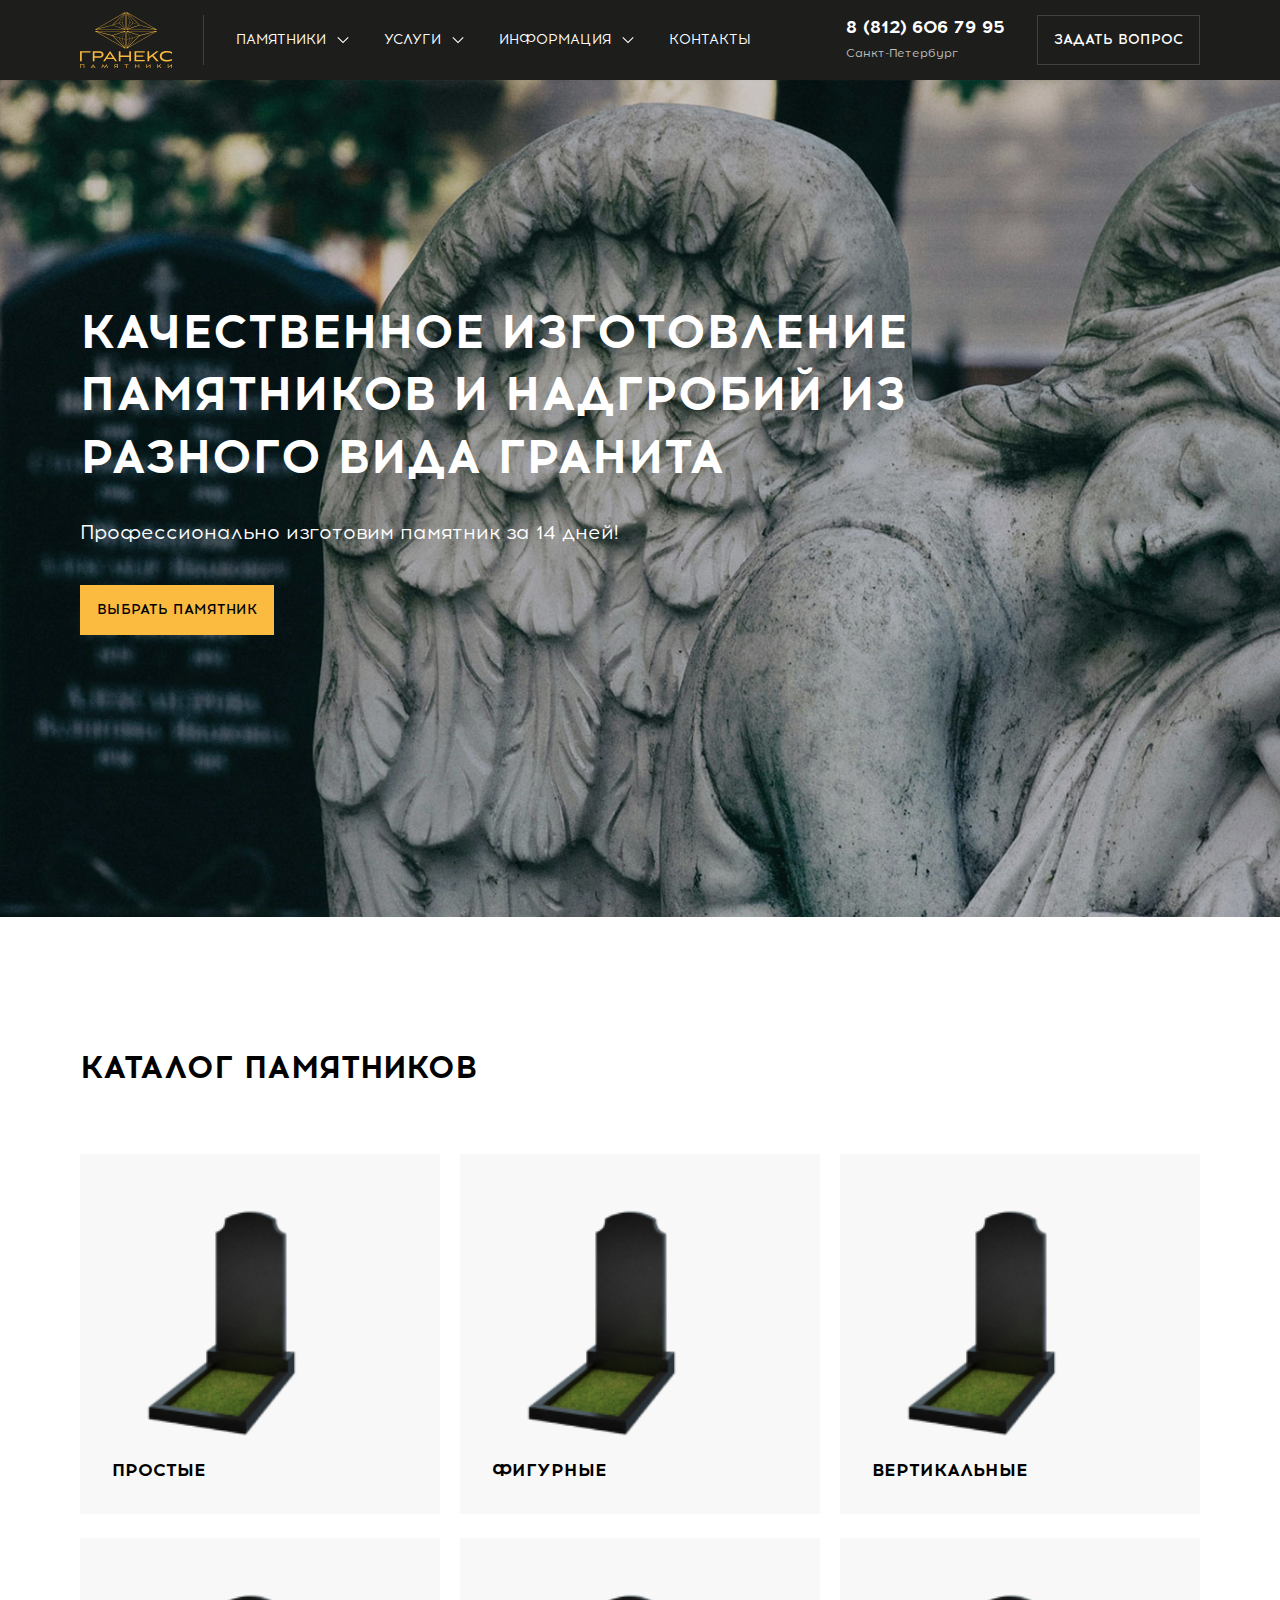
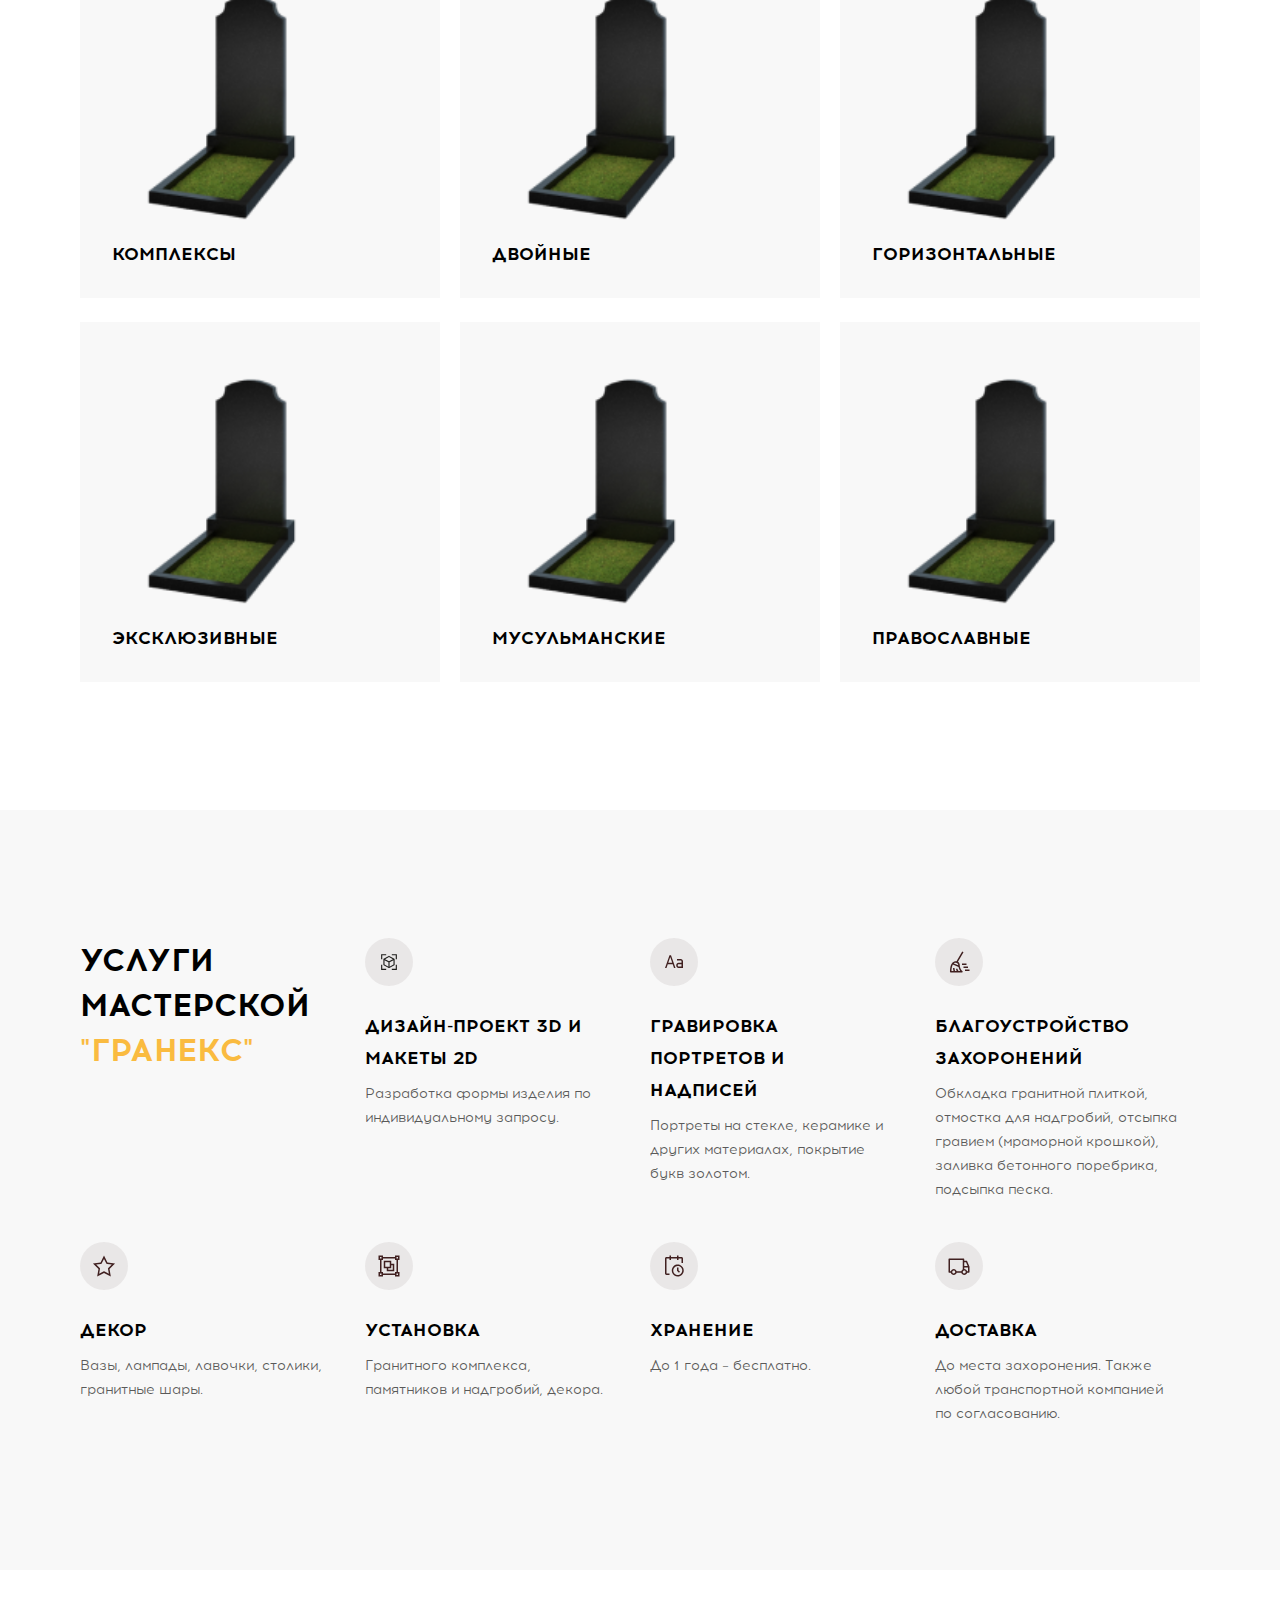
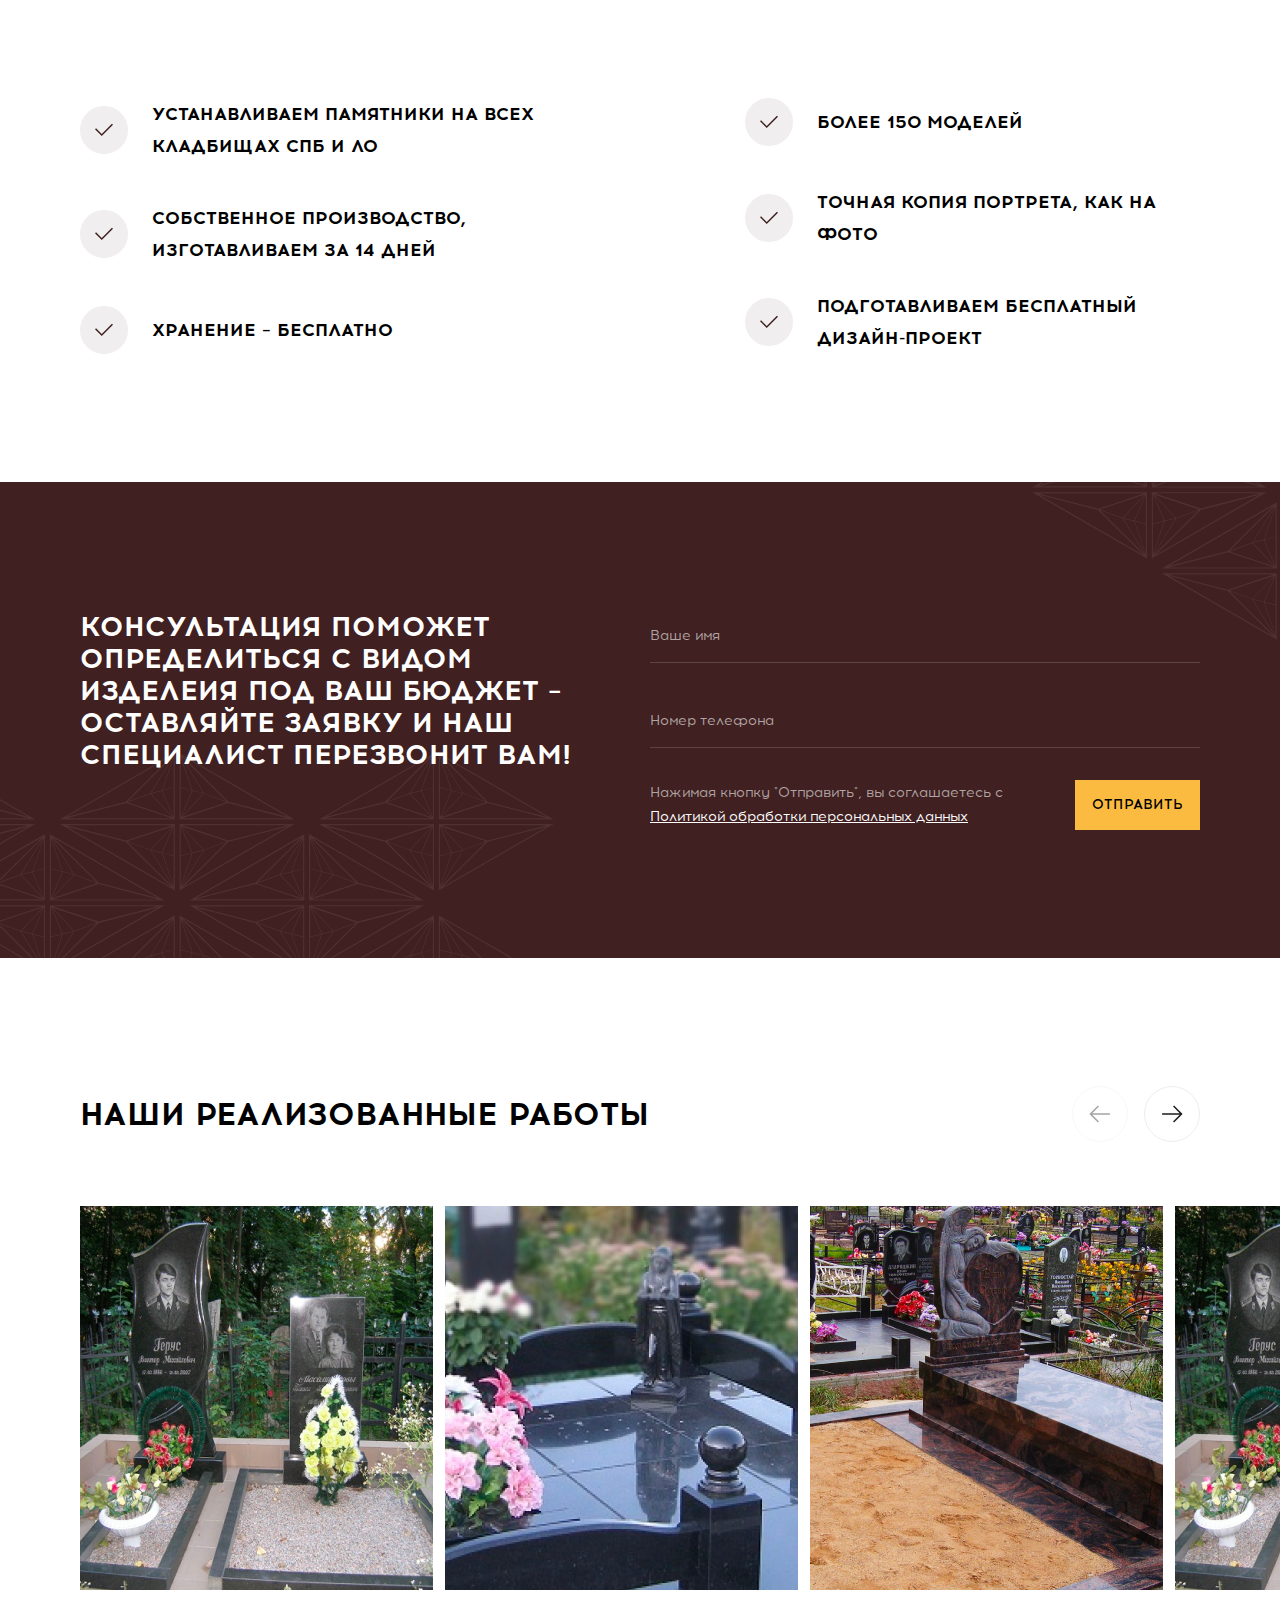
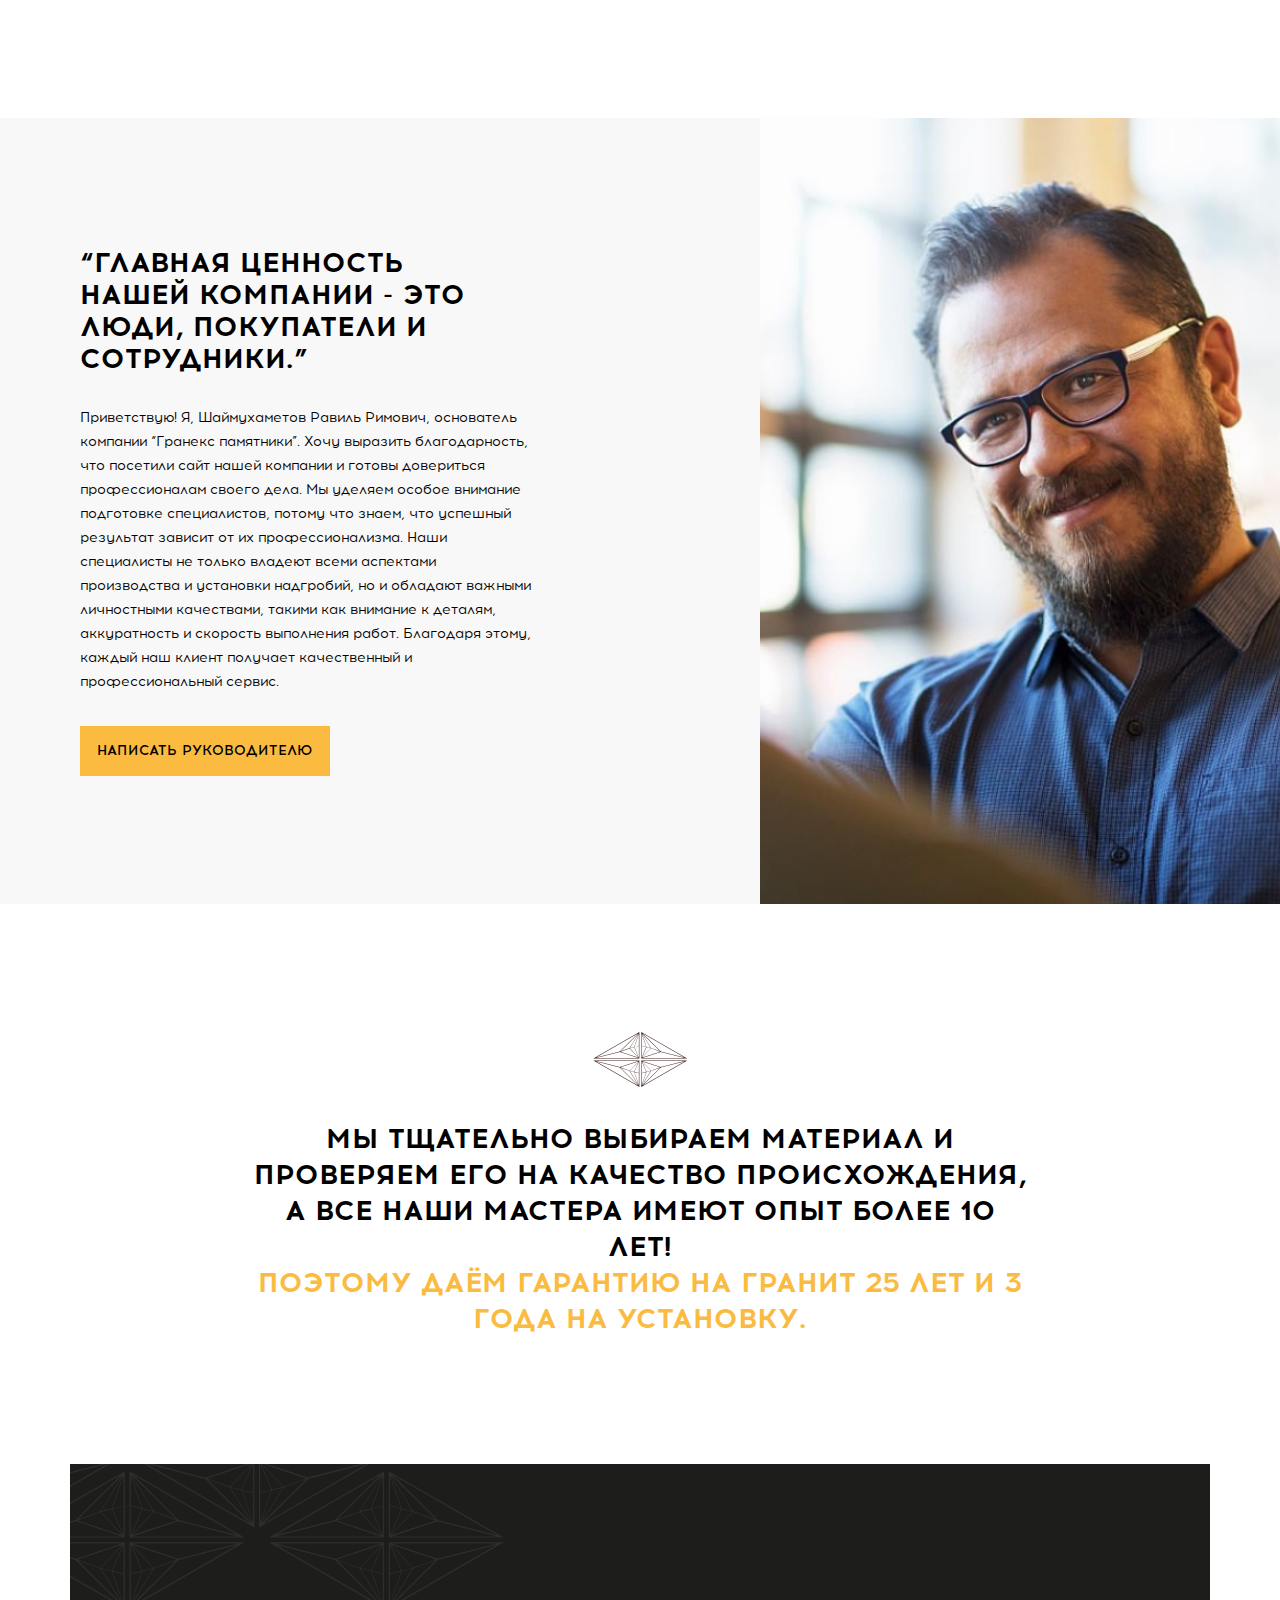
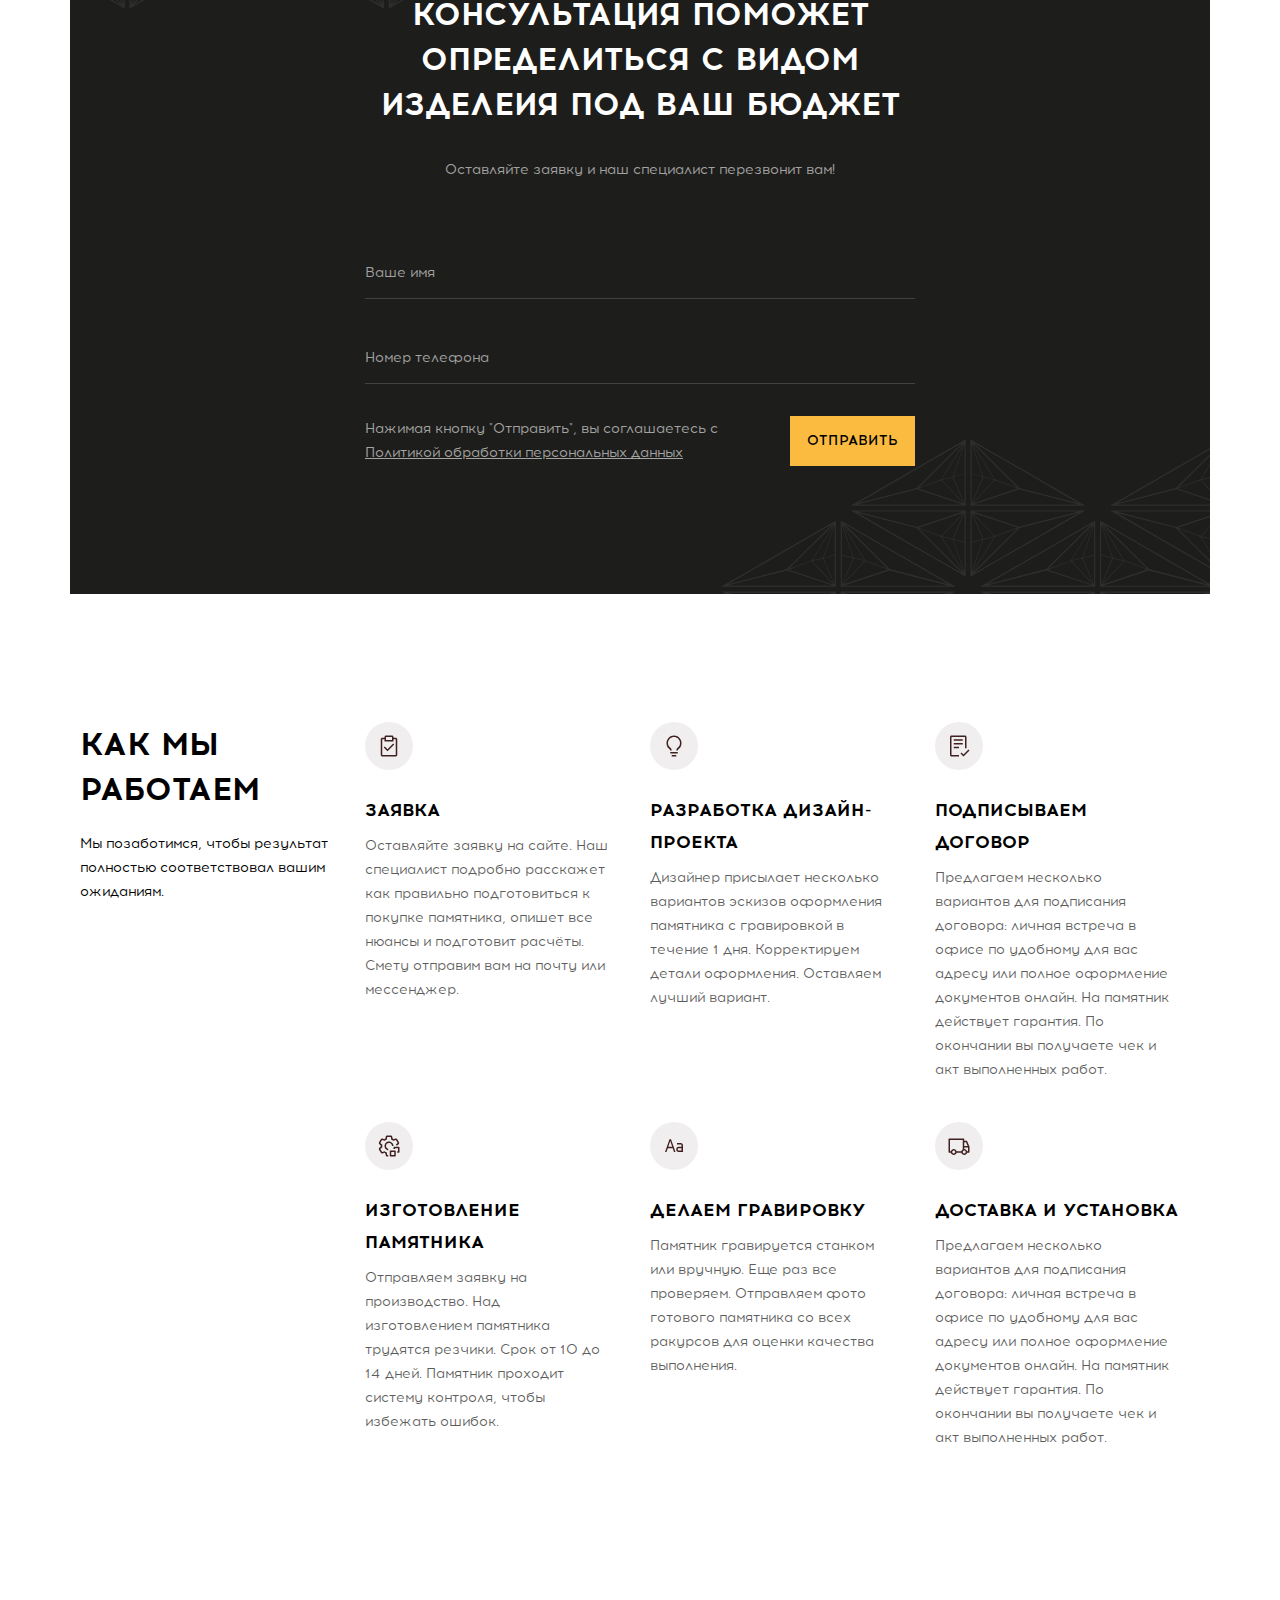
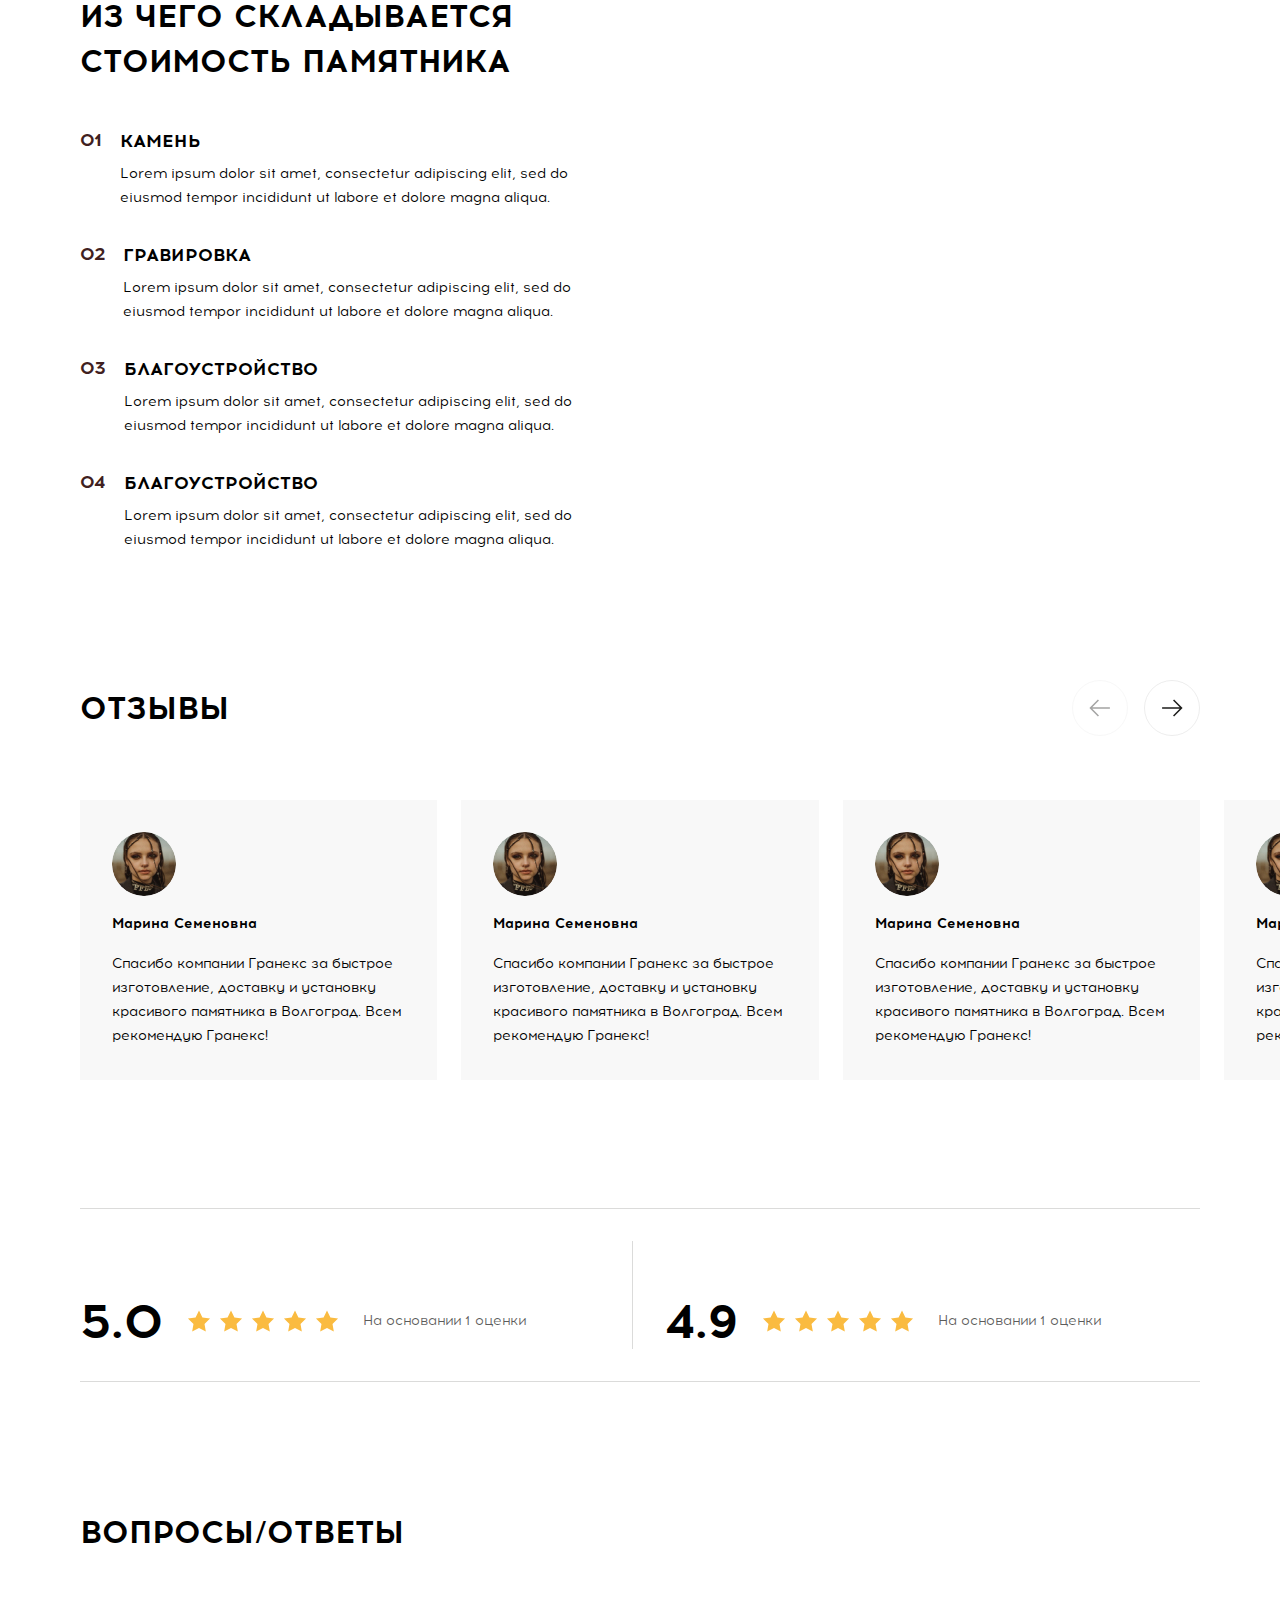
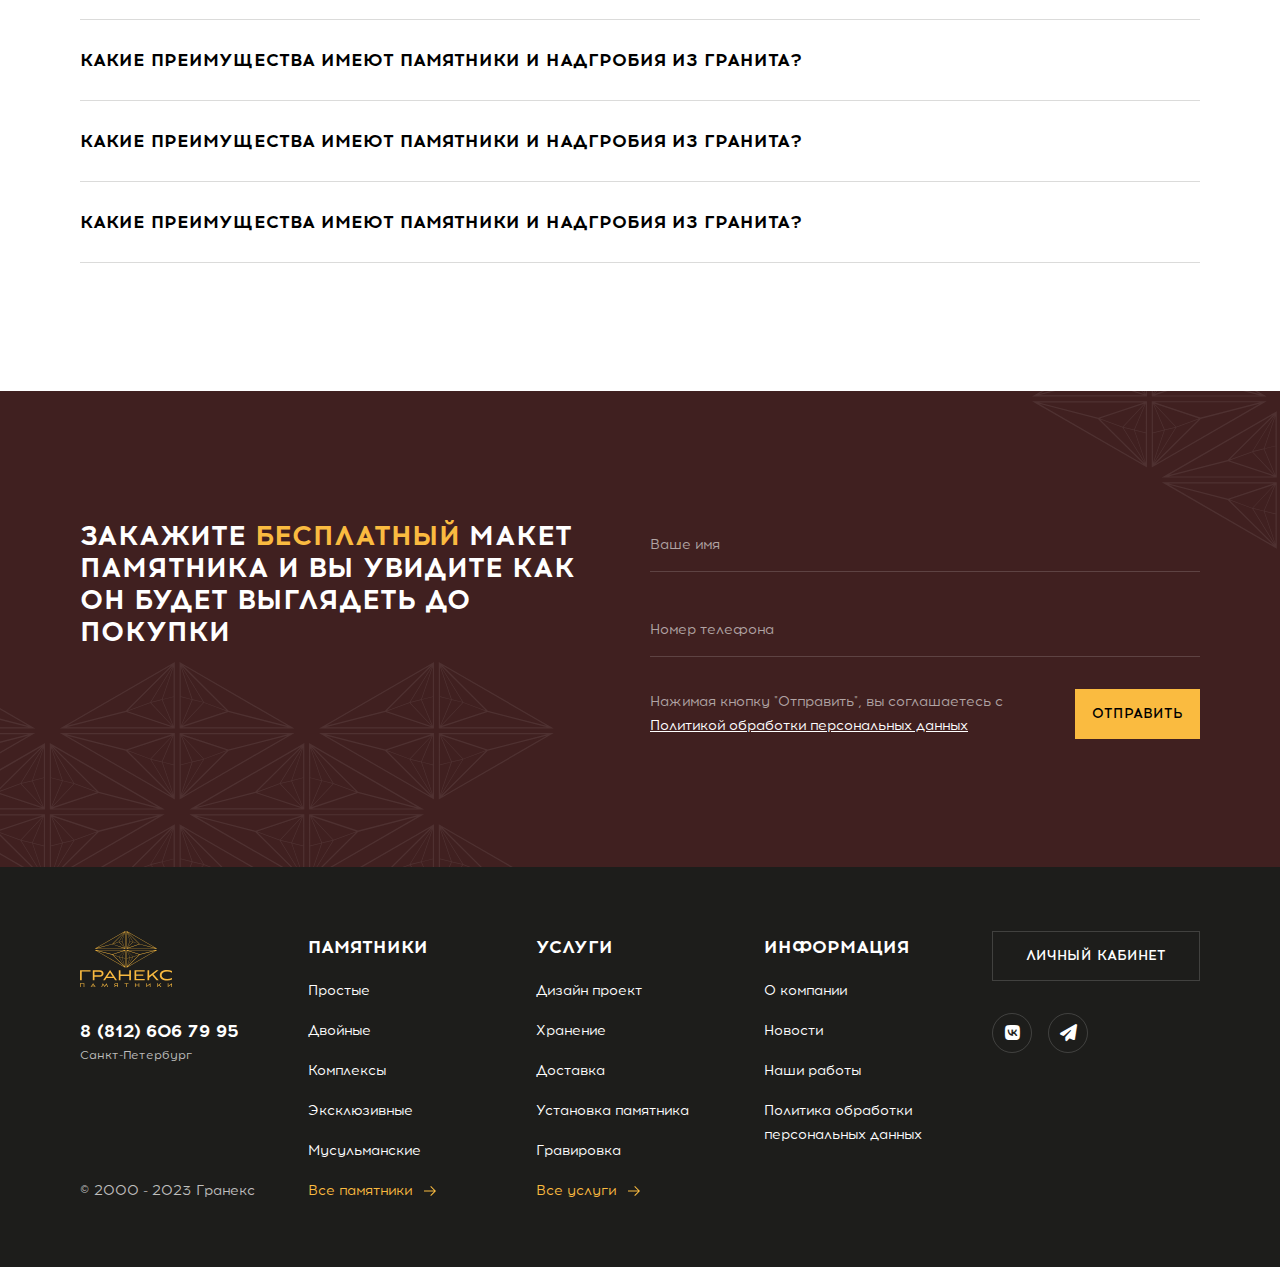
<file: index.html>
<!DOCTYPE html>
<html>

<head>

	<meta charset="utf-8">
	<!-- <base href="/"> -->

	<title>Гранекс</title>
	<meta name="description" content="Simple Starter Description">

	<meta name="viewport"
		content="width=device-width, initial-scale=1.0, minimum-scale=1.0, maximum-scale=1.0, user-scalable=no">

	<link rel="icon" href="images/favicon.png">
	<meta property="og:image" content="images/preview.jpg">

	<link rel="stylesheet" href="libs/bootstrap/css/bootstrap-reboot.min.css">
	<link rel="stylesheet" href="libs/bootstrap/css/bootstrap-grid.min.css">
	<link rel="stylesheet" href="libs/components-font-awesome/css/all.min.css">
	<link rel="stylesheet" href="libs/swiper/swiper-bundle.min.css">
	<link rel="stylesheet" href="libs/fancybox/fancybox.min.css">
	<link rel="stylesheet" href="css/main.css">
	<link rel="stylesheet" href="css/media.css">

	<script src="libs/jquery/jquery-3.6.0.min.js" defer></script>
	<script src="libs/swiper/swiper-bundle.min.js" defer></script>
	<script src="libs/fancybox/fancybox.umd.js" defer></script>
	<script src="js/common.js" defer></script>

</head>

<body>

	<main>
		<header>
			<div class="container header-inner">
				<div class="row">
					<div class="col-12">
						<div class="h_widgets d-flex align-items-center">
							<div class="h_widget d-flex align-items-center">
								<a href="/" class="logo">
									<img src="images/logo.svg" alt="Гранекс">
								</a>
								<div class="nav-container">
									<nav class="main_nav">
										<ul>
											<li class="menu-item-has-children ">
												<a href="#monuments" class="toggle-hover">Памятники</a>
											</li>
											<li class="menu-item-has-children">
												<a href="#services" class="toggle-hover">Услуги</a>
											</li>
											<li class="menu-item-has-children">
												<a href="#info" class="toggle-hover">Информация</a>
												<ul class="sub-menu">
													<li><a href="#">О нас</a></li>
													<li><a href="#">Наши работы</a></li>
													<li><a href="#">Вопросы - ответы</a></li>
												</ul>
											</li>
											<li>
												<a href="#">Контакты</a>
											</li>
										</ul>
										<div class="h-widget d-flex d-lg-none flex-column">
											<div class="h_widgets_contact">
												<a href="tel:">8 (812) 606 79 95</a>
												<div>Санкт-Петербург</div>
											</div>
											<a href="" class="btn btn-transparent contact">Задать вопрос</a>
										</div>
									</nav>
								</div>
							</div>
							<div class="h-widget d-none align-items-center d-lg-flex">
								<div class="h_widgets_contact">
									<a href="tel:">8 (812) 606 79 95</a>
									<div>Санкт-Петербург</div>
								</div>
								<a href="" class="btn btn-transparent contact">Задать вопрос</a>
							</div>
							<div class="h-widget d-block d-lg-none">
								<div class="toggle-button">
									<span></span>
								</div>
							</div>
						</div>
					</div>
				</div>
			</div>
		</header>
		<aside class="hero_mnu" id="monuments">
			<div class="container">
				<div class="back-btn"><i class="fa-solid fa-arrow-left-long"></i>Назад</div>
				<a class="hero_mnu_item" href="#">
					<div class="hero_mnu_item_back">
						<img src="images/monument.png" alt="Простые памятники">
					</div>
					<div>Простые</div>
				</a>
				<a class="hero_mnu_item" href="#">
					<div class="hero_mnu_item_back">
						<img src="images/monument.png" alt="Простые памятники">
					</div>
					<div>Фигурные</div>
				</a>
				<a class="hero_mnu_item" href="#">
					<div class="hero_mnu_item_back">
						<img src="images/monument.png" alt="Простые памятники">
					</div>
					<div>Вертикальные</div>
				</a>
				<a class="hero_mnu_item" href="#">
					<div class="hero_mnu_item_back">
						<img src="images/monument.png" alt="Простые памятники">
					</div>
					<div>Комплексы</div>
				</a>
				<a class="hero_mnu_item" href="#">
					<div class="hero_mnu_item_back">
						<img src="images/monument.png" alt="Простые памятники">
					</div>
					<div>Двойные</div>
				</a>
				<a class="hero_mnu_item" href="#">
					<div class="hero_mnu_item_back">
						<img src="images/monument.png" alt="Простые памятники">
					</div>
					<div>Горизонтальные</div>
				</a>
				<a class="hero_mnu_item" href="#">
					<div class="hero_mnu_item_back">
						<img src="images/monument.png" alt="Простые памятники">
					</div>
					<div>Эксклюзивные</div>
				</a>
				<a class="hero_mnu_item" href="#">
					<div class="hero_mnu_item_back">
						<img src="images/monument.png" alt="Простые памятники">
					</div>
					<div>Мусульманские</div>
				</a>
				<a class="hero_mnu_item" href="#">
					<div class="hero_mnu_item_back">
						<img src="images/monument.png" alt="Простые памятники">
					</div>
					<div>Православные</div>
				</a>
			</div>
		</aside>
		<aside class="hero_mnu" id="services">
			<div class="container">
				<div class="back-btn"><i class="fa-solid fa-arrow-left-long"></i>Назад</div>
				<a class="hero_mnu_item" href="#">
					<div class="hero_mnu_item_back">
						<img src="images/service.jpg" alt="Простые памятники">
					</div>
					<div>Дизайн-проект 3D и макеты 2D</div>
				</a>
				<a class="hero_mnu_item" href="#">
					<div class="hero_mnu_item_back">
						<img src="images/service.jpg" alt="Простые памятники">
					</div>
					<div>Хранение до востребования</div>
				</a>
				<a class="hero_mnu_item" href="#">
					<div class="hero_mnu_item_back">
						<img src="images/service.jpg" alt="Простые памятники">
					</div>
					<div>Доставка</div>
				</a>
				<a class="hero_mnu_item" href="#">
					<div class="hero_mnu_item_back">
						<img src="images/service.jpg" alt="Простые памятники">
					</div>
					<div>Установка памятника</div>
				</a>
				<a class="hero_mnu_item" href="#">
					<div class="hero_mnu_item_back">
						<img src="images/service.jpg" alt="Простые памятники">
					</div>
					<div>Гравировка</div>
				</a>
			</div>
		</aside>
		<div class="first_page" style="background-image: url('./images/first_bg.jpg');">
			<div class="container">
				<div class="row">
					<div class="col-xl-9">
						<div class="first_page_wrap">
							<h2>КАЧЕСТВЕННОЕ ИЗГОТОВЛЕНИЕ ПАМЯТНИКОВ И НАДГРОБИЙ ИЗ РАЗНОГО ВИДА ГРАНИТА</h2>
							<p>Профессионально изготовим памятник за 14 дней!</p>
							<a href="#" class="btn">Выбрать памятник</a>
						</div>
					</div>
				</div>
			</div>
		</div>
		<section class="oh">
			<div class="container">
				<div class="row">
					<div class="col">
						<h2 class="section-title">Каталог памятников</h2>
					</div>
				</div>
				<div class="row gy-4 d-none d-lg-flex">
					<div class="col-lg-4">
						<div href="#" class="category_item">
							<img src="images/monument.png" alt="">
							<span>Простые</span>
							<div class="category_item_details">
								<span>Простые</span>
								<p>Фигурные формы памятников являются одним из самых популярных способов отдать почтение ушедшим и
									сохранить их память.</p>
								<a href="#"></a>
							</div>
						</div>
					</div>
					<div class="col-lg-4">
						<div href="#" class="category_item">
							<img src="images/monument.png" alt="">
							<span>Фигурные</span>
							<div class="category_item_details">
								<span>Фигурные</span>
								<p>Фигурные формы памятников являются одним из самых популярных способов отдать почтение ушедшим и
									сохранить их память.</p>
								<a href="#"></a>
							</div>
						</div>
					</div>
					<div class="col-lg-4">
						<div href="#" class="category_item">
							<img src="images/monument.png" alt="">
							<span>Вертикальные</span>
							<div class="category_item_details">
								<span>Вертикальные</span>
								<p>Вертикальные формы памятников являются одним из самых популярных способов отдать почтение ушедшим и
									сохранить их память.</p>
								<a href="#"></a>
							</div>
						</div>
					</div>
					<div class="col-lg-4">
						<div href="#" class="category_item">
							<img src="images/monument.png" alt="">
							<span>Комплексы</span>
							<div class="category_item_details">
								<span>Комплексы</span>
								<p>Комплексы формы памятников являются одним из самых популярных способов отдать почтение ушедшим и
									сохранить их память.</p>
								<a href="#"></a>
							</div>
						</div>
					</div>
					<div class="col-lg-4">
						<div href="#" class="category_item">
							<img src="images/monument.png" alt="">
							<span>Двойные</span>
							<div class="category_item_details">
								<span>Двойные</span>
								<p>Двойные формы памятников являются одним из самых популярных способов отдать почтение ушедшим и
									сохранить их память.</p>
								<a href="#"></a>
							</div>
						</div>
					</div>
					<div class="col-lg-4">
						<div href="#" class="category_item">
							<img src="images/monument.png" alt="">
							<span>Горизонтальные</span>
							<div class="category_item_details">
								<span>Горизонтальные</span>
								<p>Горизонтальные формы памятников являются одним из самых популярных способов отдать почтение ушедшим и
									сохранить их память.</p>
								<a href="#"></a>
							</div>
						</div>
					</div>
					<div class="col-lg-4">
						<div href="#" class="category_item">
							<img src="images/monument.png" alt="">
							<span>Эксклюзивные</span>
							<div class="category_item_details">
								<span>Эксклюзивные</span>
								<p>Эксклюзивные формы памятников являются одним из самых популярных способов отдать почтение ушедшим и
									сохранить их память.</p>
								<a href="#"></a>
							</div>
						</div>
					</div>
					<div class="col-lg-4">
						<div href="#" class="category_item">
							<img src="images/monument.png" alt="">
							<span>Мусульманские</span>
							<div class="category_item_details">
								<span>Мусульманские</span>
								<p>Мусульманские формы памятников являются одним из самых популярных способов отдать почтение ушедшим и
									сохранить их память.</p>
								<a href="#"></a>
							</div>
						</div>
					</div>
					<div class="col-lg-4">
						<div href="#" class="category_item">
							<img src="images/monument.png" alt="">
							<span>Православные</span>
							<div class="category_item_details">
								<span>Православные</span>
								<p>Православные формы памятников являются одним из самых популярных способов отдать почтение ушедшим и
									сохранить их память.</p>
								<a href="#"></a>
							</div>
						</div>
					</div>
				</div>
				<div class="row d-block d-lg-none">
					<div class="col-12">
						<div class="categories_slider">
							<div class="swiper-wrapper">
								<div class="swiper-slide">
									<a href="#" class="category_item">
										<img src="images/monument.png" alt="">
										<span>Простые</span>
									</a>
								</div>
								<div class="swiper-slide">
									<a href="#" class="category_item">
										<img src="images/monument.png" alt="">
										<span>Фигурные</span>
									</a>
								</div>
								<div class="swiper-slide">
									<a href="#" class="category_item">
										<img src="images/monument.png" alt="">
										<span>Вертикальные</span>
									</a>
								</div>
								<div class="swiper-slide">
									<a href="#" class="category_item">
										<img src="images/monument.png" alt="">
										<span>Комплексы</span>
									</a>
								</div>
								<div class="swiper-slide">
									<a href="#" class="category_item">
										<img src="images/monument.png" alt="">
										<span>Двойные</span>
									</a>
								</div>
								<div class="swiper-slide">
									<a href="#" class="category_item">
										<img src="images/monument.png" alt="">
										<span>Горизонтальные</span>
									</a>
								</div>
								<div class="swiper-slide">
									<a href="#" class="category_item">
										<img src="images/monument.png" alt="">
										<span>Эксклюзивные</span>
									</a>
								</div>
								<div class="swiper-slide">
									<a href="#" class="category_item">
										<img src="images/monument.png" alt="">
										<span>Мусульманские</span>
									</a>
								</div>
								<div class="swiper-slide">
									<a href="#" class="category_item">
										<img src="images/monument.png" alt="">
										<span>Православные</span>
									</a>
								</div>
							</div>
						</div>
					</div>
				</div>
			</div>
		</section>
		<section class="bg-gray">
			<div class="container">
				<div class="row gy-4">
					<div class="col-lg-3">
						<h2 class="section-title">Услуги мастерской <span>"Гранекс"</span></h2>
					</div>
					<div class="col-lg-3">
						<div class="service_card">
							<div class="service_card_icon">
								<img src="images/3d.svg" alt="">
							</div>
							<h4>
								Дизайн-проект 3D и макеты 2D
							</h4>
							<p>Разработка формы изделия по индивидуальному запросу.</p>
						</div>
					</div>
					<div class="col-lg-3">
						<div class="service_card">
							<div class="service_card_icon">
								<img src="images/graver.svg" alt="">
							</div>
							<h4>
								Гравировка портретов и надписей
							</h4>
							<p>Портреты на стекле, керамике и других материалах, покрытие букв золотом.</p>
						</div>
					</div>
					<div class="col-lg-3">
						<div class="service_card">
							<div class="service_card_icon">
								<img src="images/clean.svg" alt="">
							</div>
							<h4>
								Благоустройство захоронений
							</h4>
							<p>Обкладка гранитной плиткой, отмостка для надгробий, отсыпка гравием (мраморной крошкой), заливка
								бетонного поребрика, подсыпка песка.</p>
						</div>
					</div>
					<div class="col-lg-3">
						<div class="service_card">
							<div class="service_card_icon">
								<img src="images/star-icon.svg" alt="">
							</div>
							<h4>
								Декор
							</h4>
							<p>Вазы, лампады, лавочки, столики, гранитные шары.</p>
						</div>
					</div>
					<div class="col-lg-3">
						<div class="service_card">
							<div class="service_card_icon">
								<img src="images/objects.svg" alt="">
							</div>
							<h4>
								Установка
							</h4>
							<p>Гранитного комплекса, памятников и надгробий, декора.</p>
						</div>
					</div>
					<div class="col-lg-3">
						<div class="service_card">
							<div class="service_card_icon">
								<img src="images/storage.svg" alt="">
							</div>
							<h4>
								Хранение
							</h4>
							<p>До 1 года – бесплатно.</p>
						</div>
					</div>
					<div class="col-lg-3">
						<div class="service_card">
							<div class="service_card_icon">
								<img src="images/delivery.svg" alt="">
							</div>
							<h4>
								Доставка
							</h4>
							<p>До места захоронения. Также любой транспортной компанией по согласованию.</p>
						</div>
					</div>
				</div>
			</div>
		</section>
		<section>
			<div class="container">
				<div class="row gy-4 gy-lg-3 align-items-center">
					<div class="col-lg-5">
						<div class="works_item">
							<div class="service_card_icon">
								<img src="images/checkmark.svg" alt="">
							</div>
							<h4>УСТАНАВЛИВАЕМ ПАМЯТНИКИ НА ВСЕХ КЛАДБИЩАХ СПБ И ЛО</h4>
						</div>
						<div class="works_item">
							<div class="service_card_icon">
								<img src="images/checkmark.svg" alt="">
							</div>
							<h4>СОБСТВЕННОЕ ПРОИЗВОДСТВО, ИЗГОТАВЛИВАЕМ ЗА 14 ДНЕЙ</h4>
						</div>
						<div class="works_item">
							<div class="service_card_icon">
								<img src="images/checkmark.svg" alt="">
							</div>
							<h4>ХРАНЕНИЕ – БЕСПЛАТНО</h4>
						</div>
					</div>
					<div class="col-lg-5 offset-lg-2">
						<div class="works_item">
							<div class="service_card_icon">
								<img src="images/checkmark.svg" alt="">
							</div>
							<h4>БОЛЕЕ 150 МОДЕЛЕЙ</h4>
						</div>
						<div class="works_item">
							<div class="service_card_icon">
								<img src="images/checkmark.svg" alt="">
							</div>
							<h4>ТОЧНАЯ КОПИЯ ПОРТРЕТА, КАК НА ФОТО</h4>
						</div>
						<div class="works_item">
							<div class="service_card_icon">
								<img src="images/checkmark.svg" alt="">
							</div>
							<h4>ПОДГОТАВЛИВАЕМ БЕСПЛАТНЫЙ<br>
								ДИЗАЙН-ПРОЕКТ</h4>
						</div>
					</div>
				</div>
			</div>
		</section>
		<section class="bg-accent bg-before bg-after">
			<div class="container">
				<div class="row gy-4">
					<div class="col-lg-6">
						<h3 class="section-title-alt white lg-pr-20">Консультация поможет определиться с видом изделеия под ваш
							бюджет – оставляйте заявку и наш специалист перезвонит вам!</h3>
					</div>
					<div class="col-lg-6">
						<form class="form">
							<div class="form-group">
								<input type="text" id="fname" name="fname" required placeholder="Ваше имя">
								<label for="fname">Ваше имя</label>
							</div>
							<div class="form-group">
								<input type="text" id="phone" name="phone" required placeholder="Номер телефона">
								<label for="phone">Номер телефона</label>
							</div>
							<div
								class="d-flex justify-content-lg-between flex-lg-row flex-lg-row flex-column-reverse align-items-lg-center">
								<p class="white mb-0">Нажимая кнопку "Отправить", вы соглашаетесь с <a href="/privacy-policy"
										target="_blank">Политикой обработки персональных данных</a></p>
								<button type="submit" class="btn">Отправить</button>
							</div>
						</form>
					</div>
				</div>
			</div>
		</section>
		<section>
			<div class="container">
				<div class="row d-lg-flex justify-content-center align-items-center">
					<div class="col-12 col-lg-10">
						<h2 class="section-title">Наши реализованные работы</h2>
					</div>
					<div class="col">
						<div class="slider_nav d-none d-lg-flex justify-content-end align-items-center">
							<div class="prev_btn">
								<img src="images/arrow-up-left.svg" alt="">
							</div>
							<div class="next_btn">
								<img src="images/arrow-up-right.svg" alt="">
							</div>
						</div>
					</div>
				</div>
				<div class="row">
					<div class="categories_slider">
						<div class="swiper-wrapper">
							<div class="swiper-slide">
								<a href="images/project1.png" class="project_slide" data-fancybox="gallery">
									<img src="images/project1.png" alt="">
								</a>
							</div>
							<div class="swiper-slide">
								<a href="images/project2.png" class="project_slide" data-fancybox="gallery">
									<img src="images/project2.png" alt="">
								</a>
							</div>
							<div class="swiper-slide">
								<a href="images/project3.png" class="project_slide" data-fancybox="gallery">
									<img src="images/project3.png" alt="">
								</a>
							</div>
							<div class="swiper-slide">
								<a href="images/project1.png" class="project_slide" data-fancybox="gallery">
									<img src="images/project1.png" alt="">
								</a>
							</div>
						</div>
					</div>
				</div>
			</div>
		</section>
		<section class="bg-gray">
			<div class="container">
				<div class="row">
					<div class="col-lg-5">
						<h3 class="section-title-alt lg-pr-20">“Главная ценность нашей компании - это люди, покупатели и
							сотрудники.”</h3>
						<div class="text-widget">
							<p>Приветствую! Я, Шаймухаметов Равиль Римович, основатель компании “Гранекс памятники”. Хочу выразить
								благодарность, что посетили сайт нашей компании и готовы довериться профессионалам своего дела. Мы
								уделяем особое внимание подготовке специалистов, потому что знаем, что успешный результат зависит от их
								профессионализма. Наши специалисты не только владеют всеми аспектами производства и установки надгробий,
								но и обладают важными личностными качествами, такими как внимание к деталям, аккуратность и скорость
								выполнения работ. Благодаря этому, каждый наш клиент получает качественный и профессиональный сервис.
							</p>
						</div>
						<a href="#" class="btn contact">Написать руководителю</a>
					</div>
				</div>
			</div>
			<div class="section-full-background" style="background-image: url('./images/section-bg.jpg');"></div>
		</section>
		<section>
			<div class="container">
				<div class="row justify-content-center align-items-center">
					<div class="col-lg-9 text-center">
						<h3 class="section-title-alt quote">Мы тщательно выбираем материал и проверяем его на качество
							происхождения, а все наши мастера имеют опыт более 10 лет!
							<br><span>Поэтому даём гарантию на гранит 25 лет и 3 года на установку.</span>
						</h3>
					</div>
				</div>
			</div>
		</section>
		<section class="p-0">
			<div class="container bg-dark alt-before">
				<div class="row justify-content-center">
					<div class="col-xl-6 col-lg-9">
						<form class="form alt-form padding">
							<div class="text-center md-text-left white">
								<h2 class="section-title">Консультация поможет определиться с видом изделеия под ваш бюджет</h2>
								<p>Оставляйте заявку и наш специалист перезвонит вам!</p>
							</div>
							<div class="form-group">
								<input type="text" name="fname" id="fname2" required placeholder="Ваше имя">
								<label for="fname2">Ваше имя</label>
							</div>
							<div class="form-group">
								<input type="text" class="phone" name="phone" id="phone2" required placeholder="Номер телефона">
								<label for="phone2">Номер телефона</label>
							</div>
							<div
								class="d-flex justify-content-lg-between flex-lg-row flex-lg-row flex-column-reverse align-items-lg-center">
								<p class="white mb-0">Нажимая кнопку "Отправить", вы соглашаетесь с <a href="/privacy-policy"
										target="_blank">Политикой обработки персональных данных</a></p>
								<button type="submit" class="btn">Отправить</button>
							</div>
						</form>
					</div>
				</div>
			</div>
		</section>
		<section>
			<div class="container">
				<div class="row gy-4">
					<div class="col-lg-3">
						<h2 class="section-title mb-sm-16 mb-20">Как мы работаем</h2>
						<p class="small-text">Мы позаботимся, чтобы результат полностью соответствовал вашим ожиданиям.</p>
					</div>
					<div class="col-lg-9">
						<div class="row gy-4 "><!-- line-columns -->
							<div class="col-lg-4">
								<div class="service_card">
									<div class="service_card_icon">
										<svg xmlns="http://www.w3.org/2000/svg" width="24" height="24" viewBox="0 0 24 24" fill="none">
											<g clip-path="url(#clip0_283_5865)">
												<path
													d="M10.5 15.1351L7.8075 12.4426L6.75 13.5001L10.5 17.2501L17.25 10.5001L16.1925 9.43506L10.5 15.1351Z"
													fill="#402020" />
												<path
													d="M18.75 3.75H16.5V3C16.5 2.60218 16.342 2.22064 16.0607 1.93934C15.7794 1.65804 15.3978 1.5 15 1.5H9C8.60218 1.5 8.22064 1.65804 7.93934 1.93934C7.65804 2.22064 7.5 2.60218 7.5 3V3.75H5.25C4.85218 3.75 4.47064 3.90804 4.18934 4.18934C3.90804 4.47064 3.75 4.85218 3.75 5.25V21C3.75 21.3978 3.90804 21.7794 4.18934 22.0607C4.47064 22.342 4.85218 22.5 5.25 22.5H18.75C19.1478 22.5 19.5294 22.342 19.8107 22.0607C20.092 21.7794 20.25 21.3978 20.25 21V5.25C20.25 4.85218 20.092 4.47064 19.8107 4.18934C19.5294 3.90804 19.1478 3.75 18.75 3.75ZM9 3H15V6H9V3ZM18.75 21H5.25V5.25H7.5V7.5H16.5V5.25H18.75V21Z"
													fill="#402020" />
											</g>
											<defs>
												<clipPath id="clip0_283_5865">
													<rect width="24" height="24" fill="#402020" />
												</clipPath>
											</defs>
										</svg>
									</div>
									<h4>Заявка</h4>
									<p>Оставляйте заявку на сайте. Наш специалист подробно расскажет как правильно подготовиться к покупке
										памятника, опишет все нюансы и подготовит расчёты. Смету отправим вам на почту или мессенджер.</p>
								</div>
							</div>
							<div class="col-lg-4">
								<div class="service_card">
									<div class="service_card_icon">
										<svg xmlns="http://www.w3.org/2000/svg" width="24" height="24" viewBox="0 0 24 24" fill="none">
											<g clip-path="url(#clip0_283_5881)">
												<path d="M15.75 18H8.25V19.5H15.75V18Z" fill="#402020" />
												<path d="M14.25 21H9.75V22.5H14.25V21Z" fill="#402020" />
												<path
													d="M12 1.5C10.0109 1.5 8.10323 2.29018 6.6967 3.6967C5.29018 5.10322 4.5 7.01088 4.5 9C4.44928 10.09 4.65808 11.1765 5.10923 12.17C5.56037 13.1636 6.24096 14.0358 7.095 14.715C7.845 15.4125 8.25 15.81 8.25 16.5H9.75C9.75 15.12 8.9175 14.3475 8.1075 13.605C7.40652 13.0682 6.84786 12.3677 6.48044 11.5649C6.11302 10.7621 5.94806 9.88138 6 9C6 7.4087 6.63214 5.88258 7.75736 4.75736C8.88258 3.63214 10.4087 3 12 3C13.5913 3 15.1174 3.63214 16.2426 4.75736C17.3679 5.88258 18 7.4087 18 9C18.0511 9.88203 17.885 10.7631 17.5162 11.566C17.1475 12.3689 16.5874 13.069 15.885 13.605C15.0825 14.355 14.25 15.105 14.25 16.5H15.75C15.75 15.81 16.1475 15.4125 16.905 14.7075C17.7585 14.0295 18.4387 13.1585 18.8899 12.1663C19.341 11.174 19.5501 10.0888 19.5 9C19.5 8.01509 19.306 7.03982 18.9291 6.12987C18.5522 5.21993 17.9997 4.39314 17.3033 3.6967C16.6069 3.00026 15.7801 2.44781 14.8701 2.0709C13.9602 1.69399 12.9849 1.5 12 1.5Z"
													fill="#402020" />
											</g>
											<defs>
												<clipPath id="clip0_283_5881">
													<rect width="24" height="24" fill="#402020" />
												</clipPath>
											</defs>
										</svg>
									</div>
									<h4>Разработка дизайн-проекта</h4>
									<p>Дизайнер присылает несколько вариантов эскизов оформления памятника с гравировкой в течение 1 дня.
										Корректируем детали оформления. Оставляем лучший вариант.</p>
								</div>
							</div>
							<div class="col-lg-4">
								<div class="service_card">
									<div class="service_card_icon">
										<svg xmlns="http://www.w3.org/2000/svg" width="24" height="24" viewBox="0 0 24 24" fill="none">
											<g clip-path="url(#clip0_283_5843)">
												<path
													d="M16.5 20.3847L14.5575 18.4423L13.5 19.4999L16.5 22.4999L22.5 16.4999L21.4424 15.4424L16.5 20.3847Z"
													fill="#402020" />
												<path d="M12 12.75H6.75V14.25H12V12.75Z" fill="#402020" />
												<path d="M15.75 9H6.75V10.5H15.75V9Z" fill="#402020" />
												<path d="M15.75 5.25H6.75V6.75H15.75V5.25Z" fill="#402020" />
												<path
													d="M12 22.5H4.5C3.67275 22.5 3 21.8271 3 21V3C3 2.1729 3.67275 1.5 4.5 1.5H18C18.8273 1.5 19.5 2.1729 19.5 3V14.25H18V3H4.5V21H12V22.5Z"
													fill="#402020" />
											</g>
											<defs>
												<clipPath id="clip0_283_5843">
													<rect width="24" height="24" fill="white" />
												</clipPath>
											</defs>
										</svg>
									</div>
									<h4>Подписываем договор</h4>
									<p>Предлагаем несколько вариантов для подписания договора: личная встреча в офисе по удобному для вас
										адресу или полное оформление документов онлайн. На памятник действует гарантия. По окончании вы
										получаете чек и акт выполненных работ.</p>
								</div>
							</div>
							<div class="col-lg-4">
								<div class="service_card">
									<div class="service_card_icon">
										<svg xmlns="http://www.w3.org/2000/svg" width="24" height="24" viewBox="0 0 24 24" fill="none">
											<g clip-path="url(#clip0_283_5819)">
												<path
													d="M21.75 18.75H20.25V17.25H21V14.25H18V15H16.5V13.5C16.5 13.3011 16.579 13.1103 16.7197 12.9697C16.8603 12.829 17.0511 12.75 17.25 12.75H21.75C21.9489 12.75 22.1397 12.829 22.2803 12.9697C22.421 13.1103 22.5 13.3011 22.5 13.5V18C22.5 18.1989 22.421 18.3897 22.2803 18.5303C22.1397 18.671 21.9489 18.75 21.75 18.75Z"
													fill="#402020" />
												<path
													d="M18 22.5H13.5C13.3011 22.5 13.1103 22.421 12.9697 22.2803C12.829 22.1397 12.75 21.9489 12.75 21.75V17.25C12.75 17.0511 12.829 16.8603 12.9697 16.7197C13.1103 16.579 13.3011 16.5 13.5 16.5H18C18.1989 16.5 18.3897 16.579 18.5303 16.7197C18.671 16.8603 18.75 17.0511 18.75 17.25V21.75C18.75 21.9489 18.671 22.1397 18.5303 22.2803C18.3897 22.421 18.1989 22.5 18 22.5ZM14.25 21H17.25V18H14.25V21Z"
													fill="#402020" />
												<path
													d="M11.25 14.8936C10.708 14.7524 10.2164 14.4621 9.8311 14.0555C9.44581 13.649 9.18223 13.1425 9.07031 12.5937C8.95838 12.0449 9.0026 11.4757 9.19793 10.9508C9.39326 10.4258 9.73188 9.96616 10.1753 9.624C10.6188 9.28184 11.1493 9.07089 11.7066 9.0151C12.264 8.95931 12.8258 9.06092 13.3282 9.30839C13.8307 9.55587 14.2537 9.93928 14.5492 10.4151C14.8448 10.8909 15.0009 11.4401 15 12.0002H16.5C16.5009 11.142 16.2563 10.3015 15.7953 9.57776C15.3342 8.85401 14.6758 8.27718 13.8977 7.9153C13.1195 7.55342 12.2542 7.42157 11.4036 7.5353C10.553 7.64904 9.75271 8.00361 9.097 8.5572C8.4413 9.1108 7.95757 9.84035 7.70283 10.6598C7.4481 11.4793 7.43299 12.3545 7.65928 13.1823C7.88558 14.01 8.34384 14.7559 8.98005 15.3318C9.61625 15.9077 10.4039 16.2896 11.25 16.4327V14.8936Z"
													fill="#402020" />
												<path
													d="M21.6674 10.1625L19.9349 11.685L18.8699 10.62L20.6774 9.03L18.9074 5.97L16.3274 6.84C15.7231 6.33696 15.0386 5.93892 14.3024 5.6625L13.7699 3H10.2299L9.69742 5.6625C8.95538 5.9312 8.26713 6.32993 7.66492 6.84L5.09242 5.97L3.32242 9.03L5.36242 10.8225C5.22366 11.5988 5.22366 12.3937 5.36242 13.17L3.32242 14.97L5.09242 18.03L7.67242 17.16C8.27678 17.663 8.96129 18.0611 9.69742 18.3375L10.2299 21H11.2499V22.5H10.2299C9.8831 22.4996 9.54712 22.3791 9.27912 22.159C9.01112 21.9388 8.82765 21.6326 8.75992 21.2925L8.37742 19.4025C8.03787 19.2369 7.70965 19.049 7.39492 18.84L5.57242 19.455C5.41745 19.5054 5.2554 19.5308 5.09242 19.53C4.82897 19.5318 4.5698 19.4633 4.34171 19.3314C4.11361 19.1996 3.92485 19.0092 3.79492 18.78L2.02492 15.72C1.84987 15.4193 1.78481 15.067 1.84091 14.7236C1.89701 14.3801 2.07077 14.0669 2.33242 13.8375L3.77242 12.5775C3.75742 12.3825 3.74992 12.195 3.74992 12C3.74992 11.805 3.76492 11.6175 3.77992 11.43L2.33242 10.1625C2.07077 9.93309 1.89701 9.61985 1.84091 9.27642C1.78481 8.93299 1.84987 8.58074 2.02492 8.28L3.79492 5.22C3.92485 4.9908 4.11361 4.80044 4.34171 4.66859C4.5698 4.53675 4.82897 4.46819 5.09242 4.47C5.2554 4.46925 5.41745 4.49457 5.57242 4.545L7.38742 5.16C7.70472 4.95098 8.03544 4.76307 8.37742 4.5975L8.75992 2.7075C8.82765 2.36735 9.01112 2.06117 9.27912 1.84103C9.54712 1.62089 9.8831 1.50038 10.2299 1.5H13.7699C14.1167 1.50038 14.4527 1.62089 14.7207 1.84103C14.9887 2.06117 15.1722 2.36735 15.2399 2.7075L15.6224 4.5975C15.962 4.76311 16.2902 4.95102 16.6049 5.16L18.4274 4.545C18.5824 4.49457 18.7444 4.46925 18.9074 4.47C19.1709 4.46819 19.43 4.53675 19.6581 4.66859C19.8862 4.80044 20.075 4.9908 20.2049 5.22L21.9749 8.28C22.15 8.58074 22.215 8.93299 22.1589 9.27642C22.1028 9.61985 21.9291 9.93309 21.6674 10.1625Z"
													fill="#402020" />
											</g>
											<defs>
												<clipPath id="clip0_283_5819">
													<rect width="24" height="24" fill="white" />
												</clipPath>
											</defs>
										</svg>
									</div>
									<h4>Изготовление памятника</h4>
									<p>Отправляем заявку на производство. Над изготовлением памятника трудятся резчики. Срок от 10 до 14
										дней. Памятник проходит систему контроля, чтобы избежать ошибок.</p>
								</div>
							</div>
							<div class="col-lg-4">
								<div class="service_card">
									<div class="service_card_icon">
										<svg xmlns="http://www.w3.org/2000/svg" width="24" height="24" viewBox="0 0 24 24" fill="none">
											<g clip-path="url(#clip0_283_5836)">
												<path
													d="M18.75 9H15V10.5H18.75C18.9489 10.5002 19.1395 10.5792 19.2802 10.7198C19.4208 10.8605 19.4998 11.0511 19.5 11.25V12.75H16.5C15.9035 12.7507 15.3315 12.9879 14.9097 13.4097C14.4879 13.8315 14.2507 14.4035 14.25 15V15.75C14.2507 16.3465 14.4879 16.9185 14.9097 17.3403C15.3315 17.7621 15.9035 17.9993 16.5 18H21V11.25C20.9993 10.6535 20.7621 10.0815 20.3403 9.65973C19.9185 9.23792 19.3465 9.00066 18.75 9ZM16.5 16.5C16.3011 16.4998 16.1105 16.4208 15.9698 16.2802C15.8292 16.1395 15.7502 15.9489 15.75 15.75V15C15.7502 14.8011 15.8292 14.6105 15.9698 14.4698C16.1105 14.3292 16.3011 14.2502 16.5 14.25H19.5V16.5H16.5Z"
													fill="#402020" />
												<path
													d="M12 18H13.5L9 5.25H7.5L3 18H4.5L5.7702 14.25H10.7303L12 18ZM6.27833 12.75L8.15077 7.22167L8.35087 7.22205L10.2225 12.75H6.27833Z"
													fill="#402020" />
											</g>
											<defs>
												<clipPath id="clip0_283_5836">
													<rect width="24" height="24" fill="white" />
												</clipPath>
											</defs>
										</svg>
									</div>
									<h4>Делаем гравировку</h4>
									<p>Памятник гравируется станком или вручную. Еще раз все проверяем. Отправляем фото готового памятника
										со всех ракурсов для оценки качества выполнения.</p>
								</div>
							</div>
							<div class="col-lg-4">
								<div class="service_card">
									<div class="service_card_icon">
										<svg xmlns="http://www.w3.org/2000/svg" width="24" height="24" viewBox="0 0 24 24" fill="none">
											<g clip-path="url(#clip0_283_5853)">
												<path
													d="M22.44 12.4575L20.19 7.2075C20.1326 7.07194 20.0365 6.95627 19.9138 6.87492C19.7911 6.79356 19.6472 6.75012 19.5 6.75H17.25V5.25C17.25 5.05109 17.171 4.86032 17.0303 4.71967C16.8897 4.57902 16.6989 4.5 16.5 4.5H2.25C2.05109 4.5 1.86032 4.57902 1.71967 4.71967C1.57902 4.86032 1.5 5.05109 1.5 5.25V18C1.5 18.1989 1.57902 18.3897 1.71967 18.5303C1.86032 18.671 2.05109 18.75 2.25 18.75H3.855C4.02771 19.3855 4.40475 19.9466 4.92795 20.3465C5.45114 20.7465 6.09142 20.9632 6.75 20.9632C7.40858 20.9632 8.04886 20.7465 8.57205 20.3465C9.09525 19.9466 9.47229 19.3855 9.645 18.75H14.355C14.5277 19.3855 14.9048 19.9466 15.4279 20.3465C15.9511 20.7465 16.5914 20.9632 17.25 20.9632C17.9086 20.9632 18.5489 20.7465 19.0721 20.3465C19.5952 19.9466 19.9723 19.3855 20.145 18.75H21.75C21.9489 18.75 22.1397 18.671 22.2803 18.5303C22.421 18.3897 22.5 18.1989 22.5 18V12.75C22.4998 12.6495 22.4794 12.55 22.44 12.4575ZM17.25 8.25H19.005L20.61 12H17.25V8.25ZM6.75 19.5C6.45333 19.5 6.16332 19.412 5.91665 19.2472C5.66997 19.0824 5.47771 18.8481 5.36418 18.574C5.25065 18.2999 5.22094 17.9983 5.27882 17.7074C5.3367 17.4164 5.47956 17.1491 5.68934 16.9393C5.89912 16.7296 6.16639 16.5867 6.45736 16.5288C6.74834 16.4709 7.04994 16.5006 7.32403 16.6142C7.59811 16.7277 7.83238 16.92 7.9972 17.1666C8.16203 17.4133 8.25 17.7033 8.25 18C8.25 18.3978 8.09196 18.7794 7.81066 19.0607C7.52936 19.342 7.14782 19.5 6.75 19.5ZM14.355 17.25H9.645C9.47229 16.6145 9.09525 16.0534 8.57205 15.6534C8.04886 15.2535 7.40858 15.0367 6.75 15.0367C6.09142 15.0367 5.45114 15.2535 4.92795 15.6534C4.40475 16.0534 4.02771 16.6145 3.855 17.25H3V6H15.75V15.42C15.4085 15.6182 15.1095 15.8819 14.8701 16.1959C14.6307 16.51 14.4556 16.8682 14.355 17.25ZM17.25 19.5C16.9533 19.5 16.6633 19.412 16.4166 19.2472C16.17 19.0824 15.9777 18.8481 15.8642 18.574C15.7506 18.2999 15.7209 17.9983 15.7788 17.7074C15.8367 17.4164 15.9796 17.1491 16.1893 16.9393C16.3991 16.7296 16.6664 16.5867 16.9574 16.5288C17.2483 16.4709 17.5499 16.5006 17.824 16.6142C18.0981 16.7277 18.3324 16.92 18.4972 17.1666C18.662 17.4133 18.75 17.7033 18.75 18C18.75 18.3978 18.592 18.7794 18.3107 19.0607C18.0294 19.342 17.6478 19.5 17.25 19.5ZM21 17.25H20.145C19.9791 16.6076 19.6051 16.0384 19.0812 15.6313C18.5574 15.2242 17.9134 15.0022 17.25 15V13.5H21V17.25Z"
													fill="#402020" />
											</g>
											<defs>
												<clipPath id="clip0_283_5853">
													<rect width="24" height="24" fill="white" />
												</clipPath>
											</defs>
										</svg>
									</div>
									<h4>Доставка и установка</h4>
									<p>Предлагаем несколько вариантов для подписания договора: личная встреча в офисе по удобному для вас
										адресу или полное оформление документов онлайн. На памятник действует гарантия. По окончании вы
										получаете чек и акт выполненных работ.</p>
								</div>
							</div>
						</div>
					</div>
				</div>
			</div>
		</section>
		<section class="pt-0">
			<div class="container">
				<div class="row align-items-center gy-5">
					<div class="col-lg-6 order-lg-1 order-1">
						<h2 class="section-title margin-small d-none d-lg-block">Из чего складывается стоимость памятника</h2>
						<div class="count_block">
							<div class="count_block_item">
								<span>01</span>
								<div>
									<h4 class="four">Камень</h4>
									<p>Lorem ipsum dolor sit amet, consectetur adipiscing elit, sed do eiusmod tempor incididunt ut labore
										et dolore magna aliqua.</p>
								</div>
							</div>
							<div class="count_block_item">
								<span>02</span>
								<div>
									<h4 class="four">Гравировка</h4>
									<p>Lorem ipsum dolor sit amet, consectetur adipiscing elit, sed do eiusmod tempor incididunt ut labore
										et dolore magna aliqua.</p>
								</div>
							</div>
							<div class="count_block_item">
								<span>03</span>
								<div>
									<h4 class="four">Благоустройство</h4>
									<p>Lorem ipsum dolor sit amet, consectetur adipiscing elit, sed do eiusmod tempor incididunt ut labore
										et dolore magna aliqua.</p>
								</div>
							</div>
							<div class="count_block_item">
								<span>04</span>
								<div>
									<h4 class="four">Благоустройство</h4>
									<p>Lorem ipsum dolor sit amet, consectetur adipiscing elit, sed do eiusmod tempor incididunt ut labore
										et dolore magna aliqua.</p>
								</div>
							</div>
						</div>
					</div>
					<div class="col-lg-6 order-lg-1 order-0">
						<h2 class="section-title margin-small d-block d-lg-none">Из чего складывается стоимость памятника</h2>
						<div class="image-points margin-sm-none">
							<img src="images/points-image.jpg" loading="lazy">
						</div>
					</div>
				</div>
			</div>
		</section>
		<section class="pt-0">
			<div class="container">
				<div class="row d-lg-flex justify-content-center align-items-center">
					<div class="col-12 col-lg-10">
						<h2 class="section-title">Отзывы</h2>
					</div>
					<div class="col">
						<div class="slider_nav d-none d-lg-flex justify-content-end align-items-center">
							<div class="prev_btn">
								<img src="images/arrow-up-left.svg">
							</div>
							<div class="next_btn">
								<img src="images/arrow-up-right.svg">
							</div>
						</div>
					</div>
				</div>
				<div class="row">
					<div class="testimonials_slider">
						<div class="swiper-wrapper">
							<div class="swiper-slide">
								<div class="testimonial_card">
									<img src="images/testimonial.jpg" loading="lazy">
									<div class="small-text">Марина Семеновна</div>
									<p>Спасибо компании Гранекс за быстрое изготовление, доставку и установку красивого памятника в Волгоград. Всем рекомендую Гранекс!</p>
								</div>
							</div>
							<div class="swiper-slide">
								<div class="testimonial_card">
									<img src="images/testimonial.jpg" loading="lazy">
									<div class="small-text">Марина Семеновна</div>
									<p>Спасибо компании Гранекс за быстрое изготовление, доставку и установку красивого памятника в Волгоград. Всем рекомендую Гранекс!</p>
								</div>
							</div>
							<div class="swiper-slide">
								<div class="testimonial_card">
									<img src="images/testimonial.jpg" loading="lazy">
									<div class="small-text">Марина Семеновна</div>
									<p>Спасибо компании Гранекс за быстрое изготовление, доставку и установку красивого памятника в Волгоград. Всем рекомендую Гранекс!</p>
								</div>
							</div>
							<div class="swiper-slide">
								<div class="testimonial_card">
									<img src="images/testimonial.jpg" loading="lazy">
									<div class="small-text">Марина Семеновна</div>
									<p>Спасибо компании Гранекс за быстрое изготовление, доставку и установку красивого памятника в Волгоград. Всем рекомендую Гранекс!</p>
								</div>
							</div>
						</div>
					</div>
				</div>
			</div>
		</section>
		<section class="p-0">
			<div class="container">
				<div class="row">
					<div class="col-12">
						<div class="eternal_reviews d-flex justify-content-between">
							<div class="eternal_reviews_item d-flex d-lg-block flex-column flex-lg-row align-items-center">
								<div class="review_icon">
									<img src="images/avito.svg" loading="lazy">
								</div>
								<div class="d-flex review_meta align-items-center flex-column flex-lg-row">
									<div class="one">5.0</div>
									<div class="review_meta_rate d-lg-flex d-none align-items-center">
										<div></div>
										<div></div>
										<div></div>
										<div></div>
										<div></div>
									</div>
									<span>На основании 1 оценки</span>
								</div>
							</div>
							<div class="eternal_reviews_item d-flex d-lg-block flex-column flex-lg-row align-items-center">
								<div class="review_icon">
									<img src="images/yandex.svg" loading="lazy">
								</div>
								<div class="d-flex review_meta align-items-center flex-column flex-lg-row">
									<div class="one">4.9</div>
									<div class="review_meta_rate d-lg-flex d-none align-items-center">
										<div></div>
										<div></div>
										<div></div>
										<div></div>
										<div></div>
									</div>
									<span>На основании 1 оценки</span>
								</div>
							</div>
						</div>
					</div>
				</div>
			</div>
		</section>
		<section>
			<div class="container">
				<div class="row">
					<div class="col-12">
						<h2 class="section-title">Вопросы/ответы</h2>
					</div>
				</div>
				<div class="row">
					<div class="faq_wrapper">
						<div class="faq_item">
							<div class="four">Какие преимущества имеют памятники и надгробия из гранита?</div>
							<p>Процесс изготовления начинается с выбора подходящего куска гранита, который затем обрабатывается и формируется в соответствии с дизайном памятника или надгробия. Затем на граните выполняется гравировка или наносится специальное изображение или текст, которые могут быть выбраны заказчиком.
								После этого памятник или надгробие полируются и обрабатываются специальными средствами для придания дополнительной защиты от внешних воздействий.</p>
						</div>
						<div class="faq_item">
							<div class="four">Какие преимущества имеют памятники и надгробия из гранита?</div>
							<p>Процесс изготовления начинается с выбора подходящего куска гранита, который затем обрабатывается и формируется в соответствии с дизайном памятника или надгробия. Затем на граните выполняется гравировка или наносится специальное изображение или текст, которые могут быть выбраны заказчиком.
								После этого памятник или надгробие полируются и обрабатываются специальными средствами для придания дополнительной защиты от внешних воздействий.</p>
						</div>
						<div class="faq_item">
							<div class="four">Какие преимущества имеют памятники и надгробия из гранита?</div>
							<p>Процесс изготовления начинается с выбора подходящего куска гранита, который затем обрабатывается и формируется в соответствии с дизайном памятника или надгробия. Затем на граните выполняется гравировка или наносится специальное изображение или текст, которые могут быть выбраны заказчиком.
								После этого памятник или надгробие полируются и обрабатываются специальными средствами для придания дополнительной защиты от внешних воздействий.</p>
						</div>
					</div>
				</div>
			</div>
		</section>
		<section class="bg-accent bg-before bg-after">
			<div class="container">
				<div class="row gy-4">
					<div class="col-lg-6">
						<h3 class="section-title-alt white lg-pr-20">Закажите <span>БЕСПЛАТНЫЙ</span>
							макет памятника и вы увидите как он будет выглядеть до покупки</h3>
					</div>
					<div class="col-lg-6">
						<form class="form">
							<div class="form-group">
								<input type="text" id="fname3" name="fname" required placeholder="Ваше имя">
								<label for="fname3">Ваше имя</label>
							</div>
							<div class="form-group">
								<input type="text" id="phone3" name="phone" required placeholder="Номер телефона">
								<label for="phone3">Номер телефона</label>
							</div>
							<div
								class="d-flex justify-content-lg-between flex-lg-row flex-lg-row flex-column-reverse align-items-lg-center">
								<p class="white mb-0">Нажимая кнопку "Отправить", вы соглашаетесь с <a href="/privacy-policy"
										target="_blank">Политикой обработки персональных данных</a></p>
								<button type="submit" class="btn">Отправить</button>
							</div>
						</form>
					</div>
				</div>
			</div>
		</section>
		<footer>
			<div class="container">
				<div class="row gy-4">
					<div class="col-lg-12">
						<div class="row gy-5">
							<div class="col-12 col-lg">
								<div class="f_widget d-flex flex-column justify-content-between ">
									<div class="d-flex d-lg-block align-items-center ">
										<a href="/" class="logo">
											<img src="images/logo.svg" loading="lazy">
										</a>
										<div class="h_widgets_contact">
											<a href="tel:">8 (812) 606 79 95</a>
											<div>Санкт-Петербург</div>
										</div>
									</div>
									<div class="copyright small-text d-none d-lg-block">
										<span>© 2000 - 2023 Гранекс</span>
									</div>
								</div>
							</div>
							<div class="col-6 col-lg">
								<div class="f_widget">
									<h4>Памятники</h4>
									<ul>
										<li><a href="#">Простые</a></li>
										<li><a href="#">Двойные</a></li>
										<li><a href="#">Комплексы</a></li>
										<li><a href="#">Эксклюзивные</a></li>
										<li><a href="#">Мусульманские</a></li>
										<li class="all"><a href="#">Все памятники</a></li>
									</ul>
								</div>
							</div>
							<div class="col-6 col-lg">
								<div class="f_widget">
									<h4>Услуги</h4>
									<ul>
										<li><a href="#">Дизайн проект</a></li>
										<li><a href="#">Хранение</a></li>
										<li><a href="#">Доставка</a></li>
										<li><a href="#">Установка памятника</a></li>
										<li><a href="#">Гравировка</a></li>
										<li class="all"><a href="#">Все услуги</a></li>
									</ul>
								</div>
							</div>
							<div class="col-6 col-lg">
								<div class="f_widget">
									<h4>Информация</h4>
									<ul>
										<li><a href="#">О компании</a></li>
										<li><a href="#">Новости</a></li>
										<li><a href="#">Наши работы</a></li>
										<li><a href="#">Политика обработки персональных данных</a></li>
									</ul>
								</div>
							</div>
							<div class="col-6 col-lg">
								<div class="f_widget">
									<a href="#" class="btn btn-transparent">Личный кабинет</a>
									<nav class="social">
										<ul>
											<li><a href="#"><i class="fa-brands fa-vk"></i></a></li>
											<li><a href="#"><i class="fa-solid fa-paper-plane"></i></a></li>
										</ul>
									</nav>
								</div>
							</div>
						</div>
					</div>
				</div>
			</div>
		</footer>
		<div class="popup for-contact">
			<div class="popup-dialog">
				<div class="popup-wrap">
					<div class="btn-close">
						<img src="images/cancel.svg">
					</div>
					<div>
						<h3>Задать вопрос</h3>
						<p>Остаьте свои контакты и мы вам перезвоним</p>
					</div>
					<form class="form popup-form">
						<div class="form-group">
							<input type="text" id="name-p" name="fname" required placeholder="Ваше имя">
							<label for="name-p">Ваше имя</label>
						</div>
						<div class="form-group">
							<input type="text" name="phone" placeholder="Телефон" id="phone-p" class="phone" required="Номер телефона">
							<label for="phone-p">Номер телефона</label>
						</div>
							<p>Нажимая кнопку, вы соглашаетесь с политикой обработки персональных данных</p>
							<button class="btn">Связаться с нами</button>
					</form>
				</div>
			</div>
		</div>
	</main>

</body>

</html>
</file>
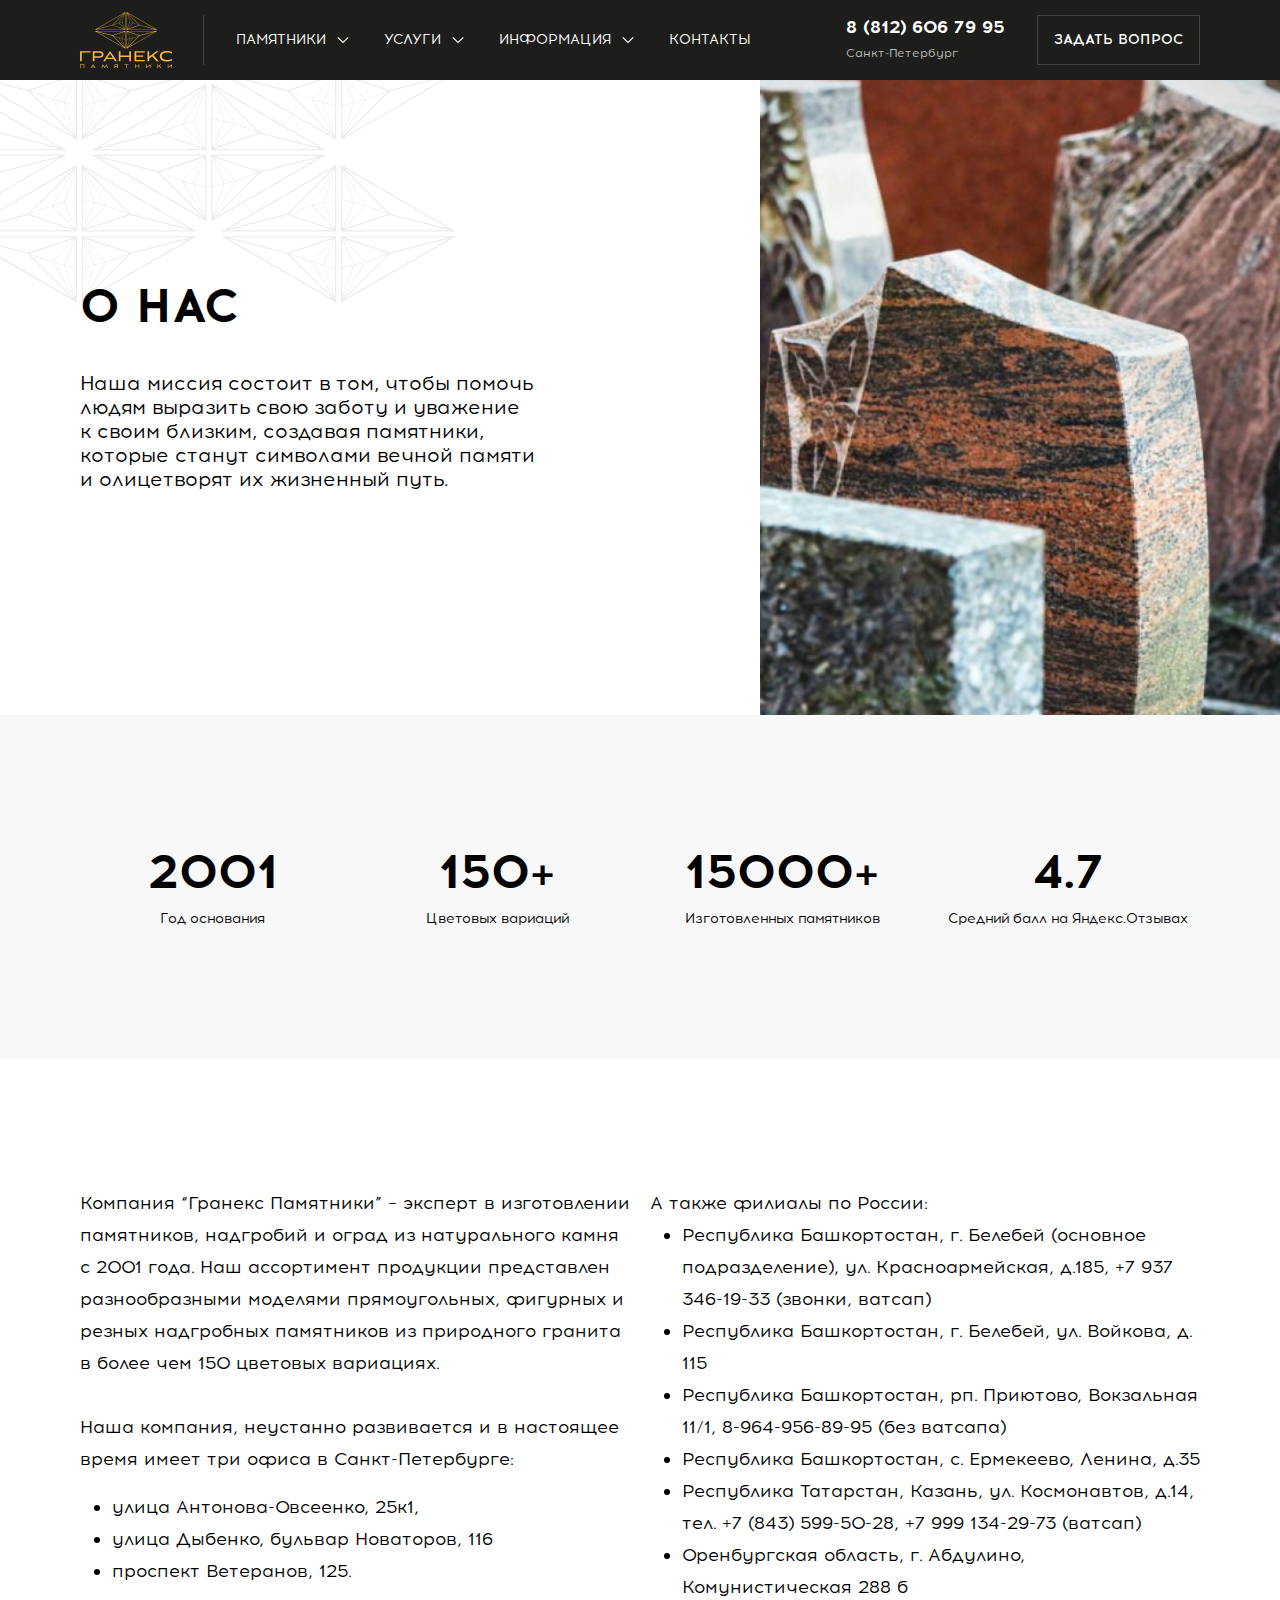
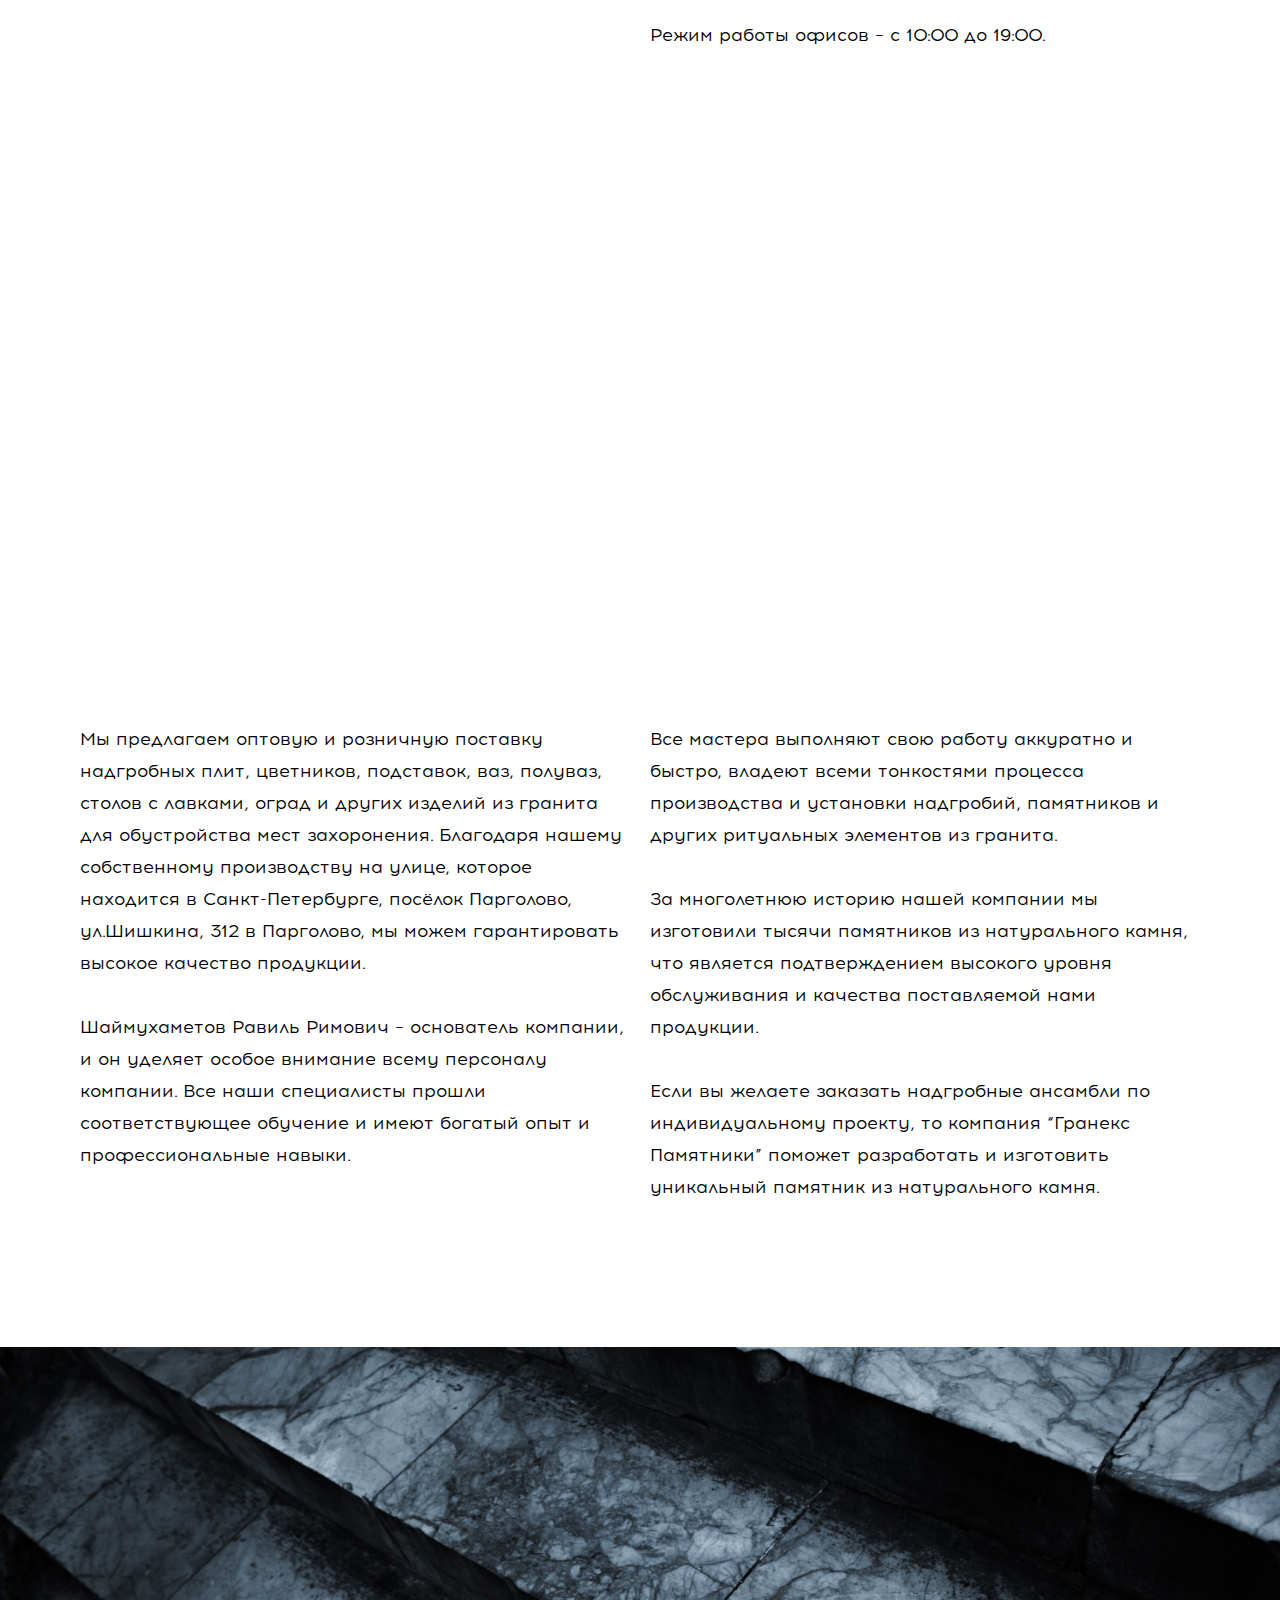
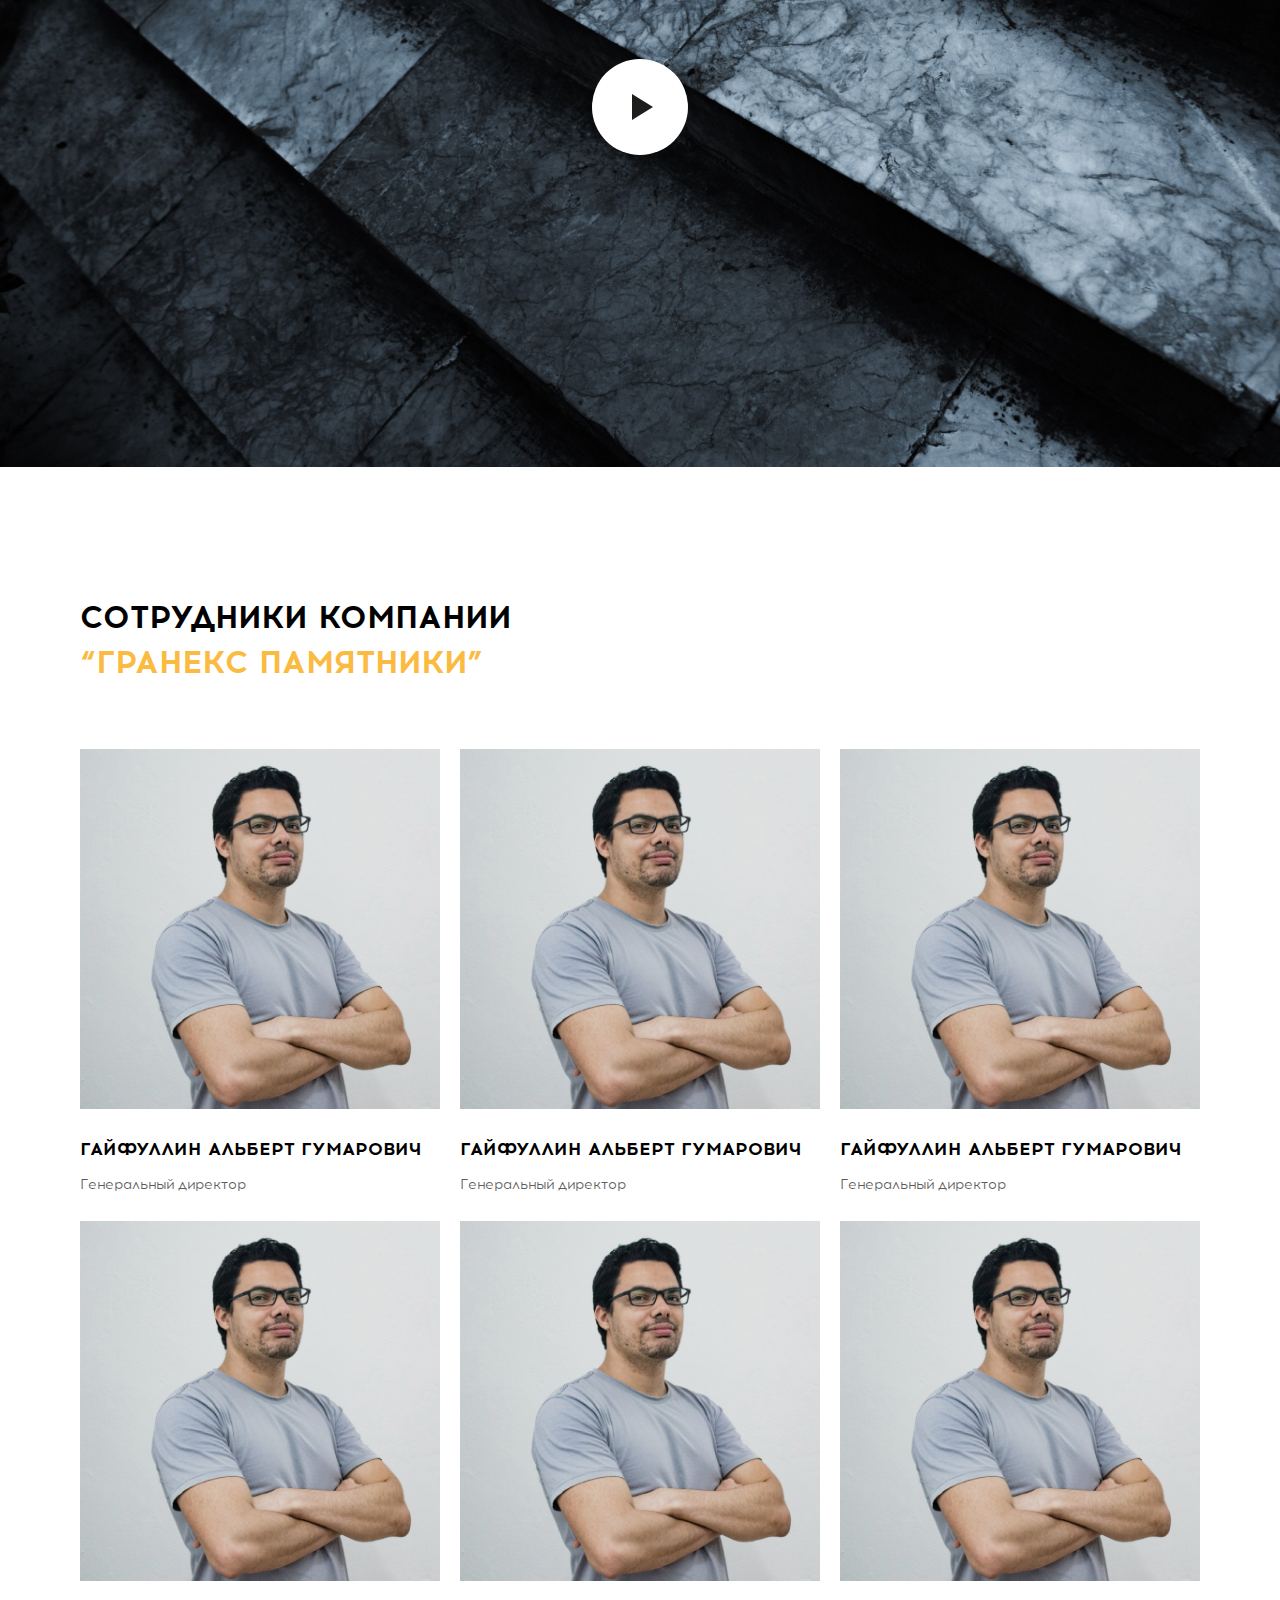
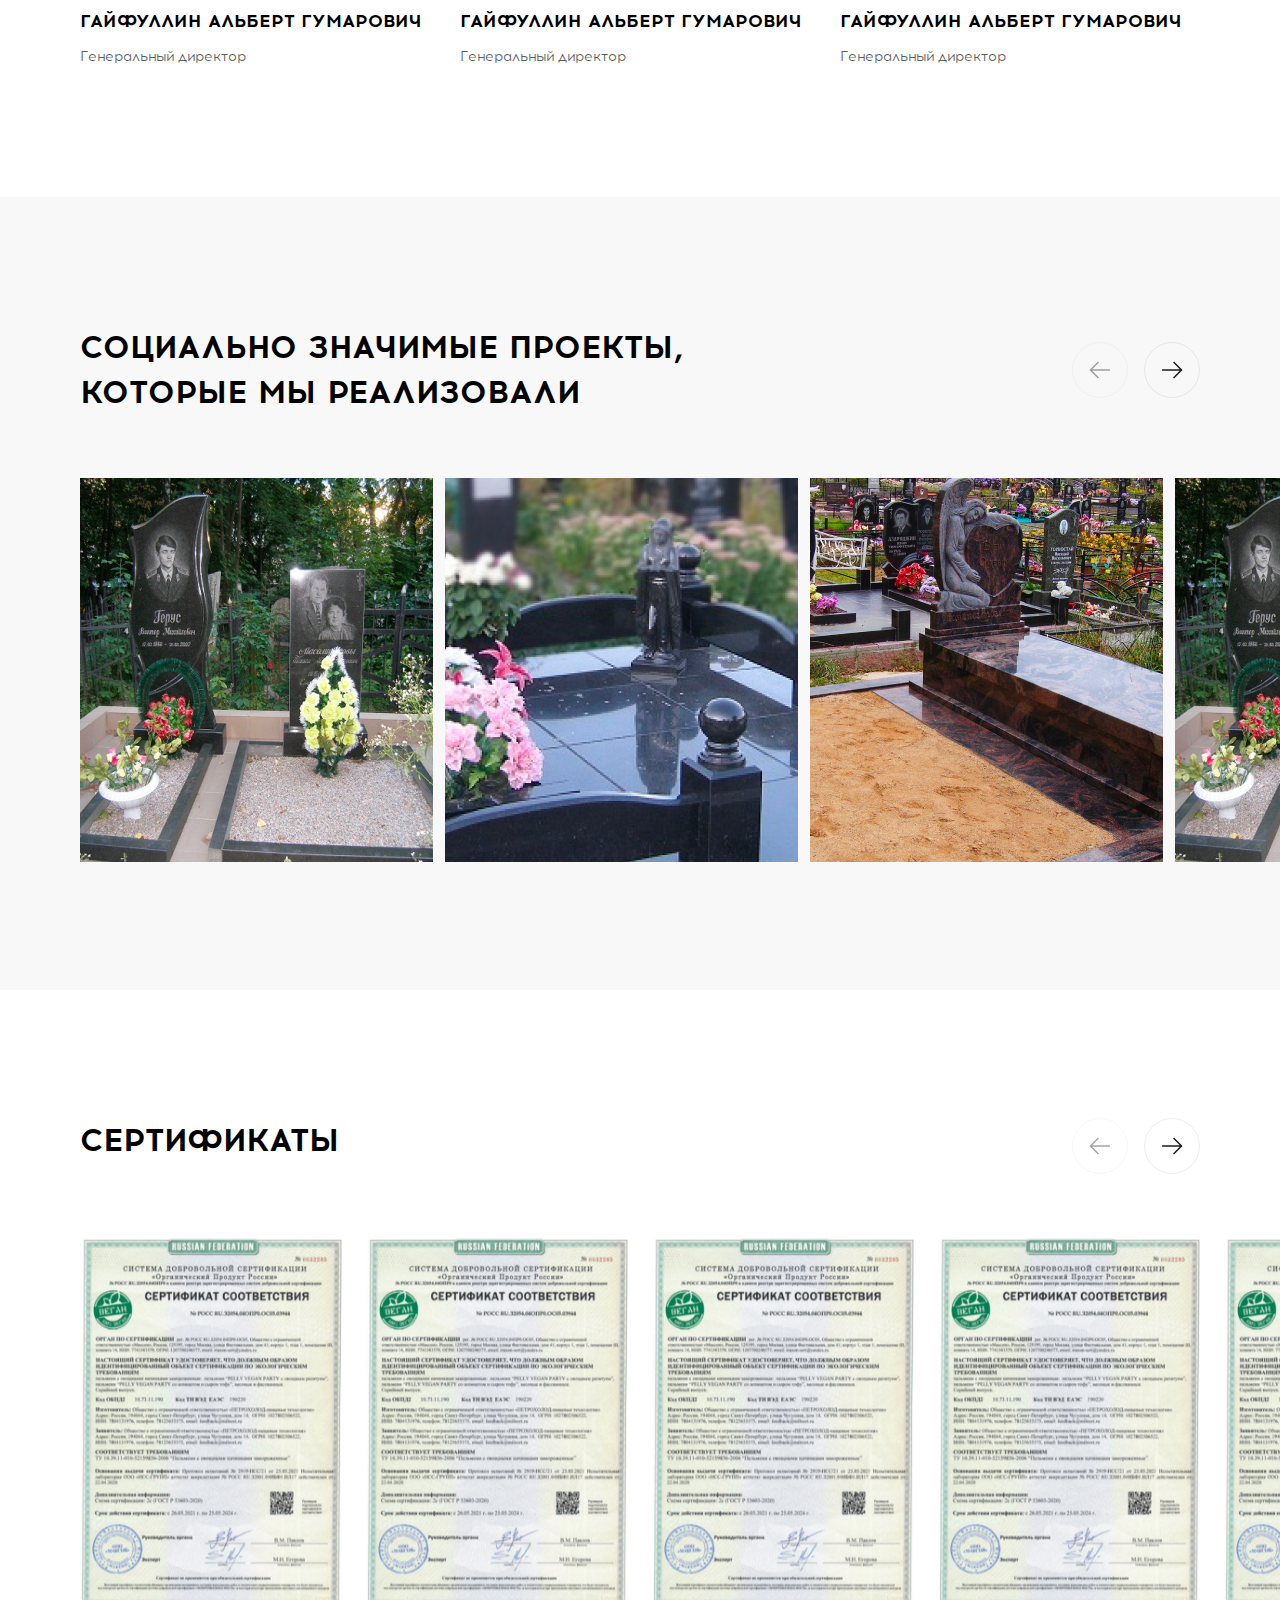
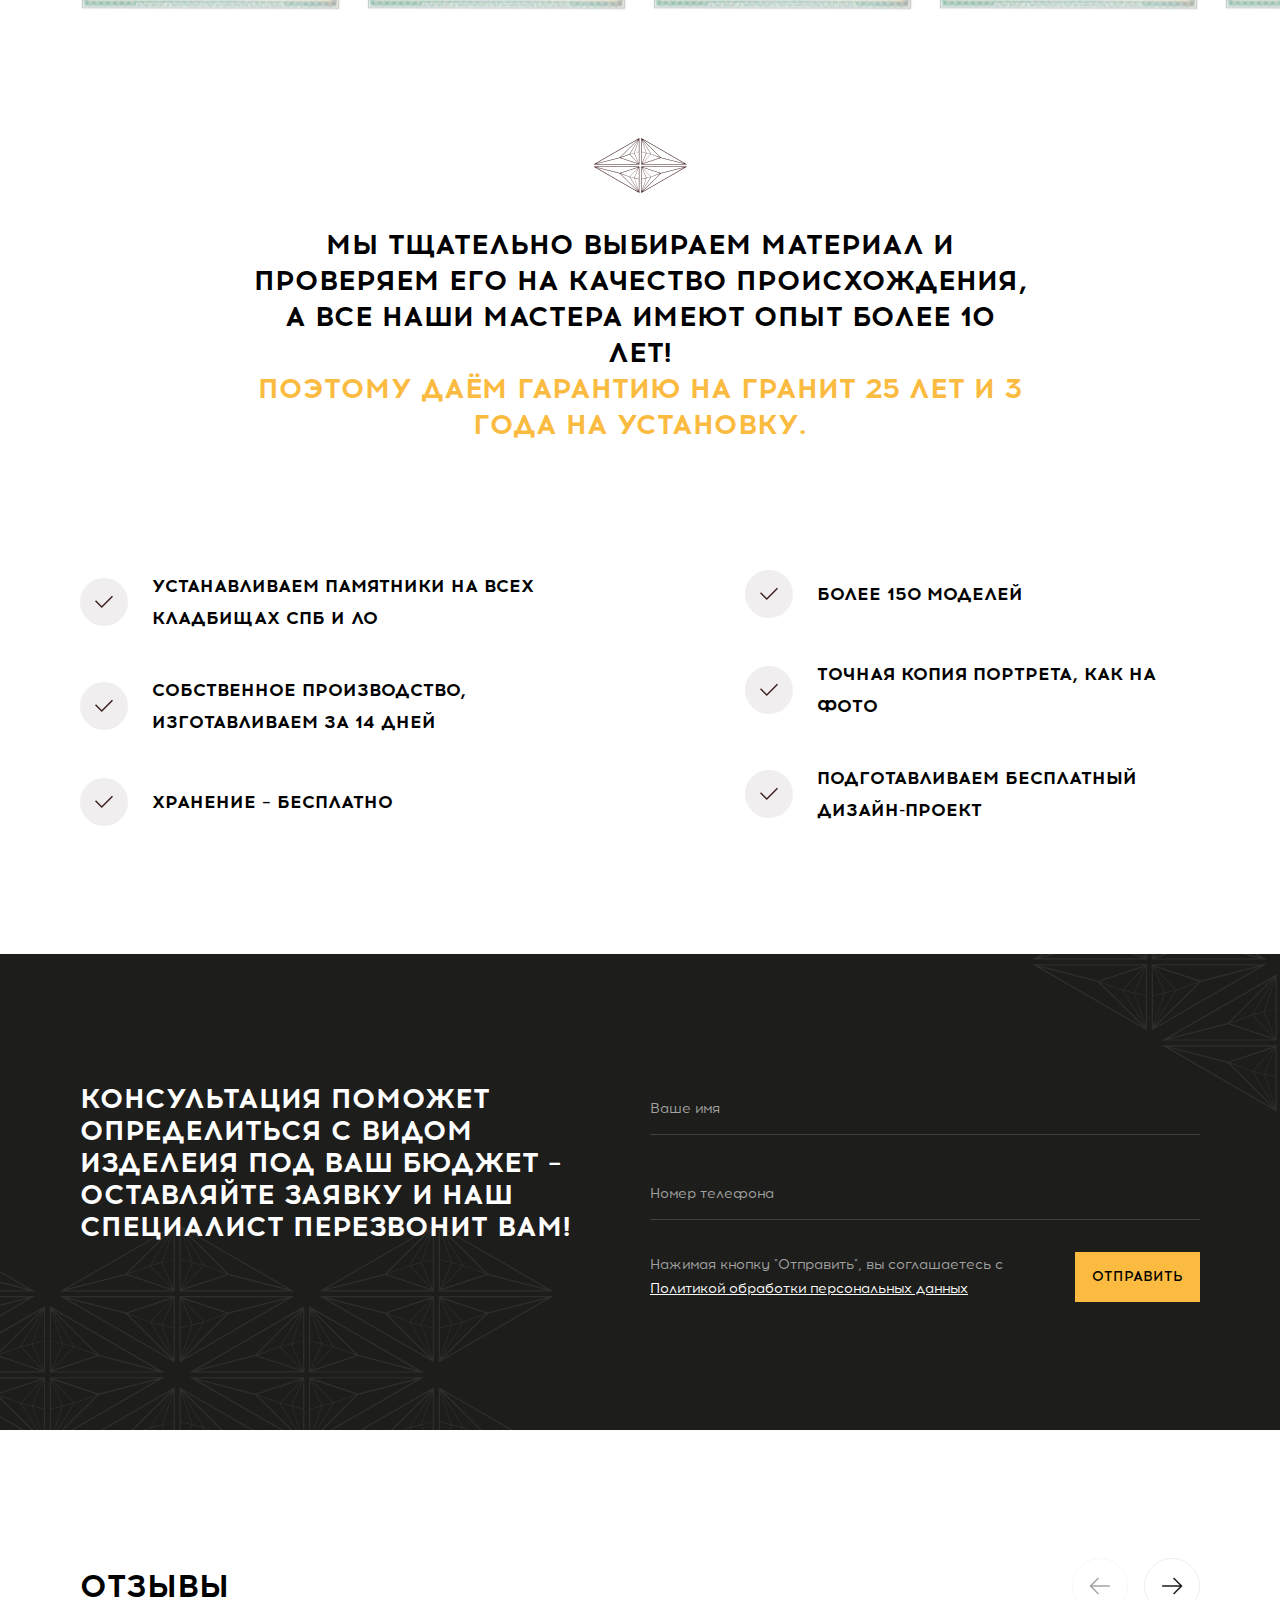
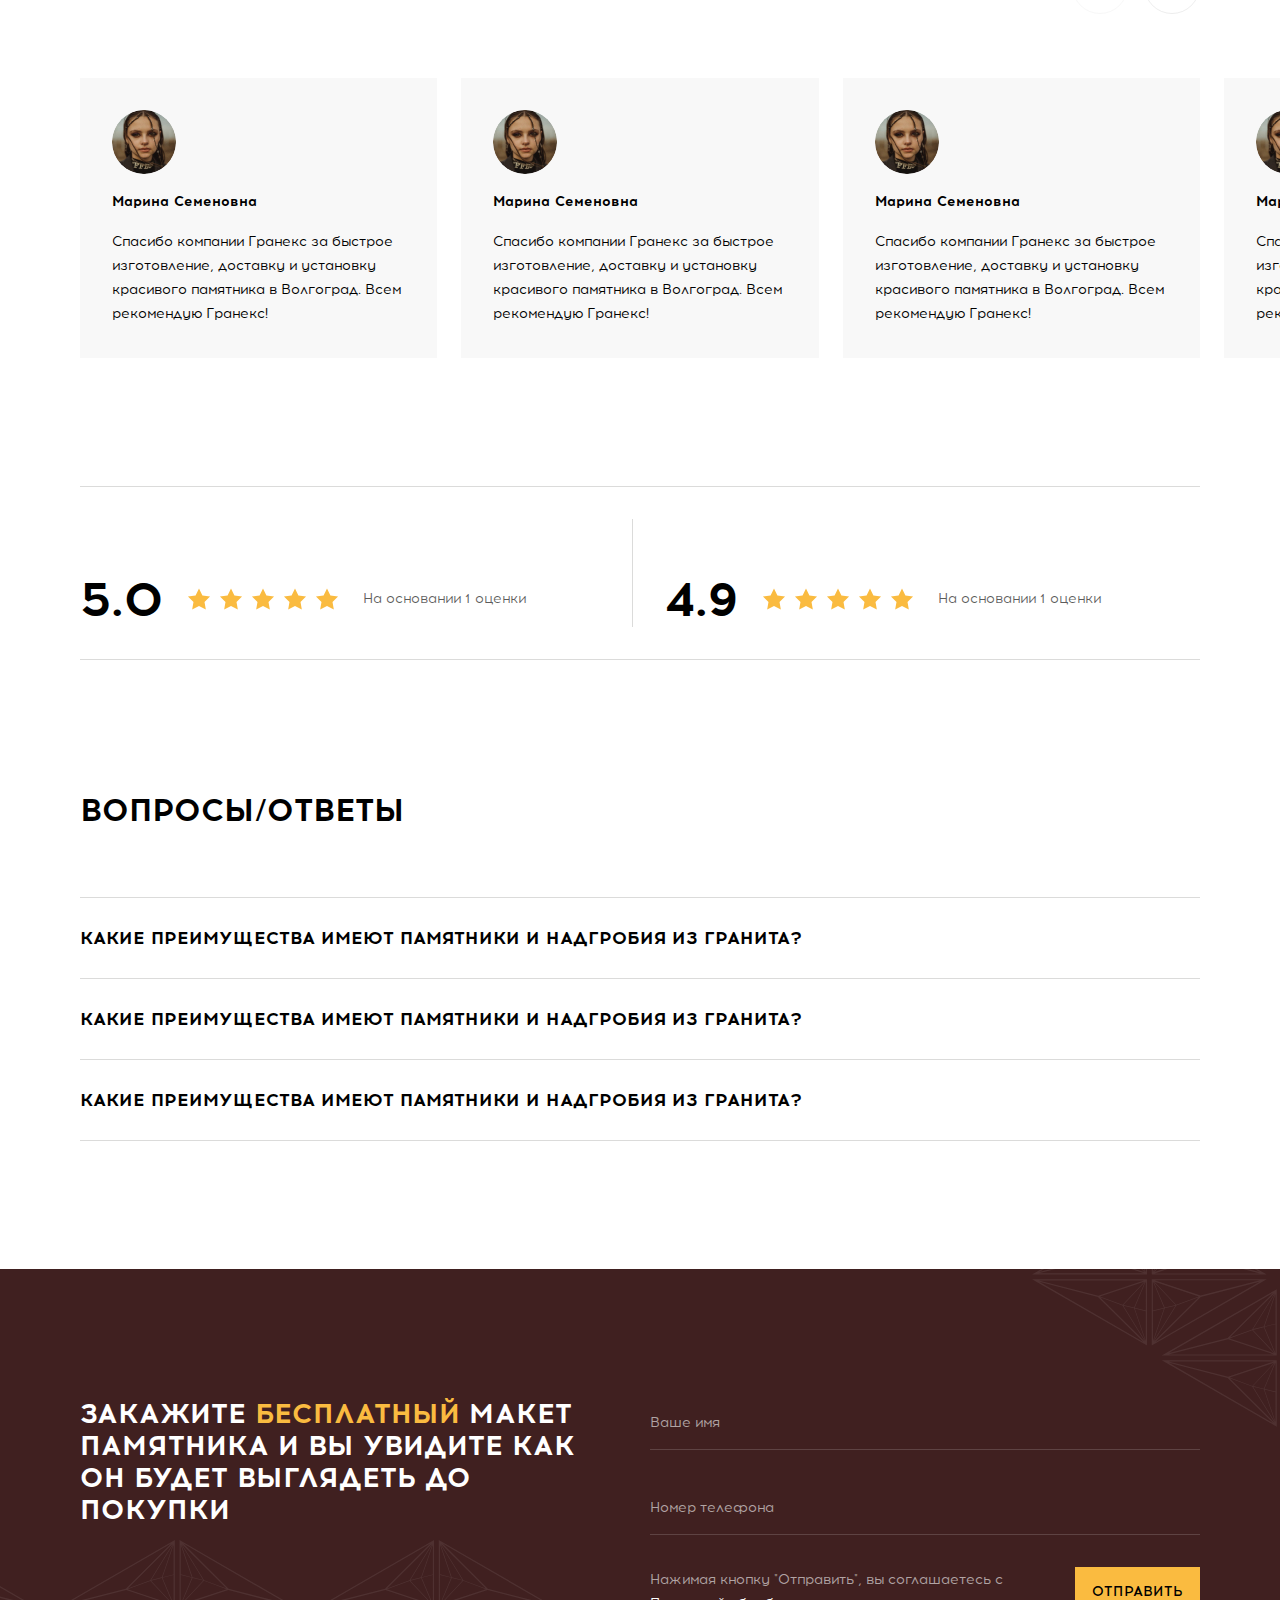
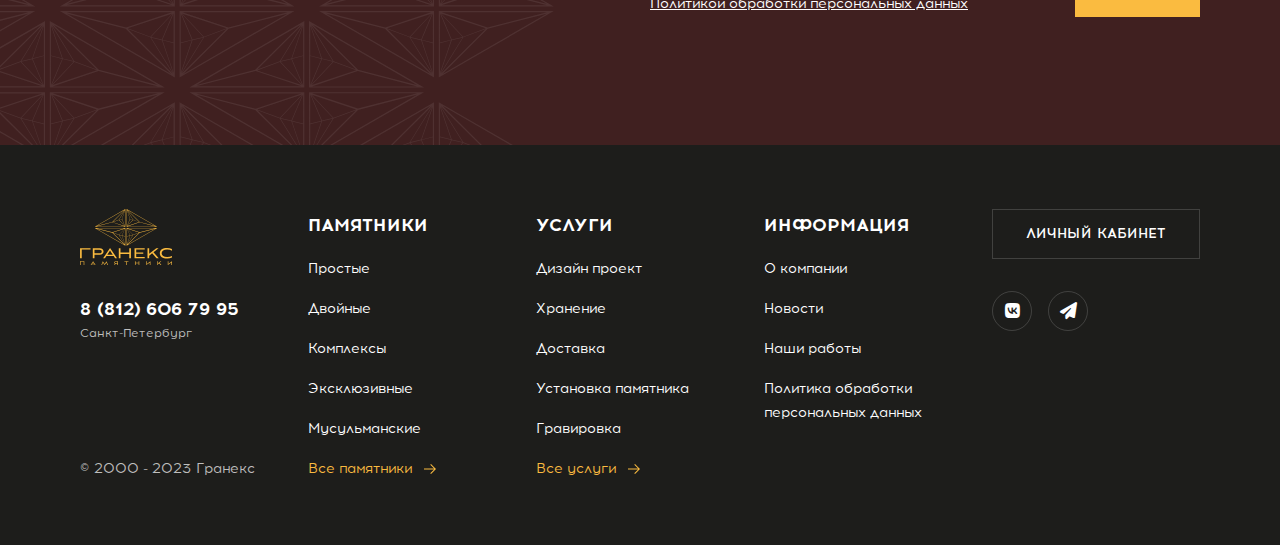
<file: about.html>
<!DOCTYPE html>
<html>

<head>

	<meta charset="utf-8">
	<!-- <base href="/"> -->

	<title>Simple Starter</title>
	<meta name="description" content="Simple Starter Description">

	<meta name="viewport"
		content="width=device-width, initial-scale=1.0, minimum-scale=1.0, maximum-scale=1.0, user-scalable=no">

	<link rel="icon" href="images/favicon.png">
	<meta property="og:image" content="images/preview.jpg">

	<link rel="stylesheet" href="libs/bootstrap/css/bootstrap-reboot.min.css">
	<link rel="stylesheet" href="libs/bootstrap/css/bootstrap-grid.min.css">
	<link rel="stylesheet" href="libs/components-font-awesome/css/all.min.css">
	<link rel="stylesheet" href="libs/swiper/swiper-bundle.min.css">
	<link rel="stylesheet" href="libs/fancybox/fancybox.min.css">
	<link rel="stylesheet" href="css/main.css">
	<link rel="stylesheet" href="css/media.css">

	<script src="libs/jquery/jquery-3.6.0.min.js" defer></script>
	<script src="libs/swiper/swiper-bundle.min.js" defer></script>
	<script src="libs/fancybox/fancybox.umd.js" defer></script>
	<script src="js/common.js" defer></script>

</head>

<body>

	<main>
		<header>
			<div class="container header-inner">
				<div class="row">
					<div class="col-12">
						<div class="h_widgets d-flex align-items-center">
							<div class="h_widget d-flex align-items-center">
								<a href="/" class="logo">
									<img src="images/logo.svg" alt="Гранекс">
								</a>
								<div class="nav-container">
									<nav class="main_nav">
										<ul>
											<li class="menu-item-has-children ">
												<a href="#monuments" class="toggle-hover">Памятники</a>
											</li>
											<li class="menu-item-has-children">
												<a href="#services" class="toggle-hover">Услуги</a>
											</li>
											<li class="menu-item-has-children">
												<a href="#info" class="toggle-hover">Информация</a>
												<ul class="sub-menu">
													<li><a href="#">О нас</a></li>
													<li><a href="#">Наши работы</a></li>
													<li><a href="#">Вопросы - ответы</a></li>
												</ul>
											</li>
											<li>
												<a href="#">Контакты</a>
											</li>
										</ul>
										<div class="h-widget d-flex d-lg-none flex-column">
											<div class="h_widgets_contact">
												<a href="tel:">8 (812) 606 79 95</a>
												<div>Санкт-Петербург</div>
											</div>
											<a href="" class="btn btn-transparent contact">Задать вопрос</a>
										</div>
									</nav>
								</div>
							</div>
							<div class="h-widget d-none align-items-center d-lg-flex">
								<div class="h_widgets_contact">
									<a href="tel:">8 (812) 606 79 95</a>
									<div>Санкт-Петербург</div>
								</div>
								<a href="" class="btn btn-transparent contact">Задать вопрос</a>
							</div>
							<div class="h-widget d-block d-lg-none">
								<div class="toggle-button">
									<span></span>
								</div>
							</div>
						</div>
					</div>
				</div>
			</div>
		</header>
		<aside class="hero_mnu" id="monuments">
			<div class="container">
				<div class="back-btn"><i class="fa-solid fa-arrow-left-long"></i>Назад</div>
				<a class="hero_mnu_item" href="#">
					<div class="hero_mnu_item_back">
						<img src="images/monument.png" alt="Простые памятники">
					</div>
					<div>Простые</div>
				</a>
				<a class="hero_mnu_item" href="#">
					<div class="hero_mnu_item_back">
						<img src="images/monument.png" alt="Простые памятники">
					</div>
					<div>Фигурные</div>
				</a>
				<a class="hero_mnu_item" href="#">
					<div class="hero_mnu_item_back">
						<img src="images/monument.png" alt="Простые памятники">
					</div>
					<div>Вертикальные</div>
				</a>
				<a class="hero_mnu_item" href="#">
					<div class="hero_mnu_item_back">
						<img src="images/monument.png" alt="Простые памятники">
					</div>
					<div>Комплексы</div>
				</a>
				<a class="hero_mnu_item" href="#">
					<div class="hero_mnu_item_back">
						<img src="images/monument.png" alt="Простые памятники">
					</div>
					<div>Двойные</div>
				</a>
				<a class="hero_mnu_item" href="#">
					<div class="hero_mnu_item_back">
						<img src="images/monument.png" alt="Простые памятники">
					</div>
					<div>Горизонтальные</div>
				</a>
				<a class="hero_mnu_item" href="#">
					<div class="hero_mnu_item_back">
						<img src="images/monument.png" alt="Простые памятники">
					</div>
					<div>Эксклюзивные</div>
				</a>
				<a class="hero_mnu_item" href="#">
					<div class="hero_mnu_item_back">
						<img src="images/monument.png" alt="Простые памятники">
					</div>
					<div>Мусульманские</div>
				</a>
				<a class="hero_mnu_item" href="#">
					<div class="hero_mnu_item_back">
						<img src="images/monument.png" alt="Простые памятники">
					</div>
					<div>Православные</div>
				</a>
			</div>
		</aside>
		<aside class="hero_mnu" id="services">
			<div class="container">
				<div class="back-btn"><i class="fa-solid fa-arrow-left-long"></i>Назад</div>
				<a class="hero_mnu_item" href="#">
					<div class="hero_mnu_item_back">
						<img src="images/service.jpg" alt="Простые памятники">
					</div>
					<div>Дизайн-проект 3D и макеты 2D</div>
				</a>
				<a class="hero_mnu_item" href="#">
					<div class="hero_mnu_item_back">
						<img src="images/service.jpg" alt="Простые памятники">
					</div>
					<div>Хранение до востребования</div>
				</a>
				<a class="hero_mnu_item" href="#">
					<div class="hero_mnu_item_back">
						<img src="images/service.jpg" alt="Простые памятники">
					</div>
					<div>Доставка</div>
				</a>
				<a class="hero_mnu_item" href="#">
					<div class="hero_mnu_item_back">
						<img src="images/service.jpg" alt="Простые памятники">
					</div>
					<div>Установка памятника</div>
				</a>
				<a class="hero_mnu_item" href="#">
					<div class="hero_mnu_item_back">
						<img src="images/service.jpg" alt="Простые памятники">
					</div>
					<div>Гравировка</div>
				</a>
			</div>
		</aside>
		<section class="padding-large section-before">
			<div class="container">
				<div class="row align-items-center">
					<div class="col-lg-5">
						<div class="text-wiget-page">
							<h2 class="section-title lg-pr-20">О нас</h3>
								<div class="text-widget">
									<p>Наша миссия состоит в том, чтобы помочь людям выразить свою заботу и уважение к своим близким,
										создавая памятники, которые станут символами вечной памяти и олицетворят их жизненный путь.</p>
								</div>
						</div>
					</div>
				</div>
			</div>
			<div class="section-full-background section-full-background-large"
				style="background-image: url('./images/about.jpg');"></div>
		</section>
		<section class="bg-gray">
			<div class="container">
				<div class="row gy-4 justify-content-between">
					<div class="col-md-3 col-sm-6 col-12">
						<div class="fact_card text-center">
							<div class="one">2001</div>
							<div class="small-text">Год основания</div>
						</div>
					</div>
					<div class="col-md-3 col-sm-6 col-12">
						<div class="fact_card text-center">
							<div class="one">150+</div>
							<div class="small-text">Цветовых вариаций</div>
						</div>
					</div>
					<div class="col-md-3 col-sm-6 col-12">
						<div class="fact_card text-center">
							<div class="one">15000+</div>
							<div class="small-text">Изготовленных памятников</div>
						</div>
					</div>
					<div class="col-md-3 col-sm-6 col-12">
						<div class="fact_card text-center">
							<div class="one">4.7</div>
							<div class="small-text">Средний балл на Яндекс.Отзывах</div>
						</div>
					</div>
				</div>
			</div>
		</section>
		<section>
			<div class="container">
				<div class="row gy-4">
					<div class="col-lg-6">
						<div class="text-widget-content">
							<p>Компания “Гранекс Памятники” – эксперт в изготовлении памятников, надгробий и оград из натурального
								камня с 2001 года. Наш ассортимент продукции представлен разнообразными моделями прямоугольных, фигурных
								и резных надгробных памятников из природного гранита в более чем 150 цветовых вариациях.
								<br><br>
								Наша компания, неустанно развивается и в настоящее время имеет три офиса в Санкт-Петербурге:
							<ul>
								<li>улица Антонова-Овсеенко, 25к1,</li>
								<li>улица Дыбенко, бульвар Новаторов, 116 </li>
								<li>проспект Ветеранов, 125.</li>
							</ul>


							</p>
						</div>
					</div>
					<div class="col-lg-6">
						<div class="text-widget-content">
							А также филиалы по России:
							<ul>
								<li>
									Республика Башкортостан, г. Белебей (основное подразделение), ул. Красноармейская, д.185, +7 937
									346-19-33 (звонки, ватсап)
								</li>
								<li>
									Республика Башкортостан, г. Белебей, ул. Войкова, д. 115
								</li>
								<li>
									Республика Башкортостан, рп. Приютово, Вокзальная 11/1, 8-964-956-89-95 (без ватсапа)
								</li>
								<li>
									Республика Башкортостан, с. Ермекеево, Ленина, д.35
								</li>
								<li>
									Республика Татарстан, Казань, ул. Космонавтов, д.14, тел. +7 (843) 599-50-28, +7 999 134-29-73
									(ватсап)
								</li>
								<li>
									Оренбургская область, г. Абдулино, Комунистическая 288 б
								</li>
							</ul>
							Режим работы офисов – с 10:00 до 19:00.
						</div>
					</div>
				</div>
				<div class="row">
					<div class="col-12">
						<div class="page-map">
							<iframe
								src="https://yandex.ru/map-widget/v1/?um=constructor%3Ac117caa9b3052b9b38f3bd7f4b8ae26206235c1f6ccd8730116c0cafabe60d08&amp;source=constructor"
								width="100%" height="480" frameborder="0" loading="lazy"></iframe>
						</div>
					</div>
				</div>
				<div class="row gy-4">
					<div class="col-lg-6">
						<div class="text-widget-content">
							<p>Мы предлагаем оптовую и розничную поставку надгробных плит, цветников, подставок, ваз, полуваз, столов
								с лавками, оград и других изделий из гранита для обустройства мест захоронения. Благодаря нашему
								собственному производству на улице, которое находится в Санкт-Петербурге, посёлок Парголово, ул.Шишкина,
								312 в Парголово, мы можем гарантировать высокое качество продукции.
								<br><br>
								Шаймухаметов Равиль Римович – основатель компании, и он уделяет особое внимание всему персоналу
								компании. Все наши специалисты прошли соответствующее обучение и имеют богатый опыт и профессиональные
								навыки.


							</p>
						</div>
					</div>
					<div class="col-lg-6">
						<div class="text-widget-content">
							<p>
								Все мастера выполняют свою работу аккуратно и быстро, владеют всеми тонкостями процесса производства и
								установки надгробий, памятников и других ритуальных элементов из гранита.
								<br><br>
								За многолетнюю историю нашей компании мы изготовили тысячи памятников из натурального камня, что
								является подтверждением высокого уровня обслуживания и качества поставляемой нами продукции.
								<br><br>
								Если вы желаете заказать надгробные ансамбли по индивидуальному проекту, то компания “Гранекс Памятники”
								поможет разработать и изготовить уникальный памятник из натурального камня.
							</p>
						</div>
					</div>
				</div>
			</div>
		</section>
		<section class="video-bg" style="background-image: url('./images/video-bg.jpg');">
			<a href="https://www.youtube.com/watch?v=DcvvWjExea4&t" class="play-btn" data-fancybox="gallery">
				<svg xmlns="http://www.w3.org/2000/svg" width="32" height="32" viewBox="0 0 32 32" fill="none">
					<g clip-path="url(#clip0_283_9424)">
						<path d="M29 16L8 29L8 3L29 16Z" fill="#1D1D1B" />
					</g>
					<defs>
						<clipPath id="clip0_283_9424">
							<rect width="32" height="32" fill="white" />
						</clipPath>
					</defs>
				</svg>
			</a>
		</section>

		<section>
			<div class="container">
				<div class="row">
					<div class="col-lg-5">
						<h2 class="section-title">Сотрудники компании
							<span>“Гранекс памятники”</span>
						</h2>
					</div>
				</div>
				<div class="row gy-4">
					<div class="col-lg-4 col-sm-6 col-12">
						<div class="team_card">
							<img src="images/team.jpg" loading="lazy">
							<div class="four">Гайфуллин Альберт Гумарович</div>
							<p class="small-text">Генеральный директор</p>
						</div>
					</div>
					<div class="col-lg-4 col-sm-6 col-12">
						<div class="team_card">
							<img src="images/team.jpg" loading="lazy">
							<div class="four">Гайфуллин Альберт Гумарович</div>
							<p class="small-text">Генеральный директор</p>
						</div>
					</div>
					<div class="col-lg-4 col-sm-6 col-12">
						<div class="team_card">
							<img src="images/team.jpg" loading="lazy">
							<div class="four">Гайфуллин Альберт Гумарович</div>
							<p class="small-text">Генеральный директор</p>
						</div>
					</div>
					<div class="col-lg-4 col-sm-6 col-12">
						<div class="team_card">
							<img src="images/team.jpg" loading="lazy">
							<div class="four">Гайфуллин Альберт Гумарович</div>
							<p class="small-text">Генеральный директор</p>
						</div>
					</div>
					<div class="col-lg-4 col-sm-6 col-12">
						<div class="team_card">
							<img src="images/team.jpg" loading="lazy">
							<div class="four">Гайфуллин Альберт Гумарович</div>
							<p class="small-text">Генеральный директор</p>
						</div>
					</div>
					<div class="col-lg-4 col-sm-6 col-12">
						<div class="team_card">
							<img src="images/team.jpg" loading="lazy">
							<div class="four">Гайфуллин Альберт Гумарович</div>
							<p class="small-text">Генеральный директор</p>
						</div>
					</div>
				</div>
			</div>
		</section>
		<section class="bg-gray">
			<div class="container">
				<div class="row d-lg-flex justify-content-center align-items-center">
					<div class="col-12 col-lg-7">
						<h2 class="section-title">Социально значимые проекты, которые мы реализовали</h2>
					</div>
					<div class="col">
						<div class="slider_nav d-none d-lg-flex justify-content-end align-items-center">
							<div class="prev_btn">
								<img src="images/arrow-up-left.svg" alt="">
							</div>
							<div class="next_btn">
								<img src="images/arrow-up-right.svg" alt="">
							</div>
						</div>
					</div>
				</div>
				<div class="row">
					<div class="categories_slider">
						<div class="swiper-wrapper">
							<div class="swiper-slide">
								<a href="images/project1.png" class="project_slide" data-fancybox="gallery">
									<img src="images/project1.png" alt="">
								</a>
							</div>
							<div class="swiper-slide">
								<a href="images/project2.png" class="project_slide" data-fancybox="gallery">
									<img src="images/project2.png" alt="">
								</a>
							</div>
							<div class="swiper-slide">
								<a href="images/project3.png" class="project_slide" data-fancybox="gallery">
									<img src="images/project3.png" alt="">
								</a>
							</div>
							<div class="swiper-slide">
								<a href="images/project1.png" class="project_slide" data-fancybox="gallery">
									<img src="images/project1.png" alt="">
								</a>
							</div>
						</div>
					</div>
				</div>
			</div>
		</section>
		<section>
			<div class="container">
				<div class="row">
					<div class="col-12 col-lg-7">
						<h2 class="section-title">Сертификаты</h2>
					</div>
					<div class="col">
						<div class="slider_nav d-none d-lg-flex justify-content-end align-items-center">
							<div class="prev_btn">
								<img src="images/arrow-up-left.svg" alt="">
							</div>
							<div class="next_btn">
								<img src="images/arrow-up-right.svg" alt="">
							</div>
						</div>
					</div>
				</div>
				<div class="row">
					<div class="col-12">
						<div class="certificates_slider">
							<div class="swiper-wrapper">
								<div class="swiper-slide">
									<a href="#" class="certificate">
										<img src="images/certificate.jpg" loading="lazy">
									</a>
								</div>
								<div class="swiper-slide">
									<a href="#" class="certificate">
										<img src="images/certificate.jpg" loading="lazy">
									</a>
								</div>
								<div class="swiper-slide">
									<a href="#" class="certificate">
										<img src="images/certificate.jpg" loading="lazy">
									</a>
								</div>
								<div class="swiper-slide">
									<a href="#" class="certificate">
										<img src="images/certificate.jpg" loading="lazy">
									</a>
								</div>
								<div class="swiper-slide">
									<a href="#" class="certificate">
										<img src="images/certificate.jpg" loading="lazy">
									</a>
								</div>
							</div>
						</div>
					</div>
				</div>
			</div>
		</section>
		<section class="p-0">
			<div class="container">
				<div class="row justify-content-center align-items-center">
					<div class="col-lg-9 text-center">
						<h3 class="section-title-alt quote">Мы тщательно выбираем материал и проверяем его на качество
							происхождения, а все наши мастера имеют опыт более 10 лет!
							<br><span>Поэтому даём гарантию на гранит 25 лет и 3 года на установку.</span>
						</h3>
					</div>
				</div>
			</div>
		</section>
		<section>
			<div class="container">
				<div class="row gy-4 gy-lg-3 align-items-center">
					<div class="col-lg-5">
						<div class="works_item">
							<div class="service_card_icon">
								<img src="images/checkmark.svg" alt="">
							</div>
							<h4>УСТАНАВЛИВАЕМ ПАМЯТНИКИ НА ВСЕХ КЛАДБИЩАХ СПБ И ЛО</h4>
						</div>
						<div class="works_item">
							<div class="service_card_icon">
								<img src="images/checkmark.svg" alt="">
							</div>
							<h4>СОБСТВЕННОЕ ПРОИЗВОДСТВО, ИЗГОТАВЛИВАЕМ ЗА 14 ДНЕЙ</h4>
						</div>
						<div class="works_item">
							<div class="service_card_icon">
								<img src="images/checkmark.svg" alt="">
							</div>
							<h4>ХРАНЕНИЕ – БЕСПЛАТНО</h4>
						</div>
					</div>
					<div class="col-lg-5 offset-lg-2">
						<div class="works_item">
							<div class="service_card_icon">
								<img src="images/checkmark.svg" alt="">
							</div>
							<h4>БОЛЕЕ 150 МОДЕЛЕЙ</h4>
						</div>
						<div class="works_item">
							<div class="service_card_icon">
								<img src="images/checkmark.svg" alt="">
							</div>
							<h4>ТОЧНАЯ КОПИЯ ПОРТРЕТА, КАК НА ФОТО</h4>
						</div>
						<div class="works_item">
							<div class="service_card_icon">
								<img src="images/checkmark.svg" alt="">
							</div>
							<h4>ПОДГОТАВЛИВАЕМ БЕСПЛАТНЫЙ<br>
								ДИЗАЙН-ПРОЕКТ</h4>
						</div>
					</div>
				</div>
			</div>
		</section>
		<section class="bg-dark bg-before bg-after">
			<div class="container">
				<div class="row gy-4">
					<div class="col-lg-6">
						<h3 class="section-title-alt white lg-pr-20">Консультация поможет определиться с видом изделеия под ваш
							бюджет – оставляйте заявку и наш специалист перезвонит вам!</h3>
					</div>
					<div class="col-lg-6">
						<form class="form">
							<div class="form-group">
								<input type="text" id="fname2" name="fname" required placeholder="Ваше имя">
								<label for="fname2">Ваше имя</label>
							</div>
							<div class="form-group">
								<input type="text" id="phone2" name="phone" required placeholder="Номер телефона">
								<label for="phone2">Номер телефона</label>
							</div>
							<div
								class="d-flex justify-content-lg-between flex-lg-row flex-lg-row flex-column-reverse align-items-lg-center">
								<p class="white mb-0">Нажимая кнопку "Отправить", вы соглашаетесь с <a href="/privacy-policy"
										target="_blank">Политикой обработки персональных данных</a></p>
								<button type="submit" class="btn">Отправить</button>
							</div>
						</form>
					</div>
				</div>
			</div>
		</section>
		<section>
			<div class="container">
				<div class="row d-lg-flex justify-content-center align-items-center">
					<div class="col-12 col-lg-10">
						<h2 class="section-title">Отзывы</h2>
					</div>
					<div class="col">
						<div class="slider_nav d-none d-lg-flex justify-content-end align-items-center">
							<div class="prev_btn">
								<img src="images/arrow-up-left.svg" alt="">
							</div>
							<div class="next_btn">
								<img src="images/arrow-up-right.svg" alt="">
							</div>
						</div>
					</div>
				</div>
				<div class="row">
					<div class="testimonials_slider">
						<div class="swiper-wrapper">
							<div class="swiper-slide">
								<div class="testimonial_card">
									<img src="images/testimonial.jpg" loading="lazy">
									<div class="small-text">Марина Семеновна</div>
									<p>Спасибо компании Гранекс за быстрое изготовление, доставку и установку красивого памятника в
										Волгоград. Всем рекомендую Гранекс!</p>
								</div>
							</div>
							<div class="swiper-slide">
								<div class="testimonial_card">
									<img src="images/testimonial.jpg" loading="lazy">
									<div class="small-text">Марина Семеновна</div>
									<p>Спасибо компании Гранекс за быстрое изготовление, доставку и установку красивого памятника в
										Волгоград. Всем рекомендую Гранекс!</p>
								</div>
							</div>
							<div class="swiper-slide">
								<div class="testimonial_card">
									<img src="images/testimonial.jpg" loading="lazy">
									<div class="small-text">Марина Семеновна</div>
									<p>Спасибо компании Гранекс за быстрое изготовление, доставку и установку красивого памятника в
										Волгоград. Всем рекомендую Гранекс!</p>
								</div>
							</div>
							<div class="swiper-slide">
								<div class="testimonial_card">
									<img src="images/testimonial.jpg" loading="lazy">
									<div class="small-text">Марина Семеновна</div>
									<p>Спасибо компании Гранекс за быстрое изготовление, доставку и установку красивого памятника в
										Волгоград. Всем рекомендую Гранекс!</p>
								</div>
							</div>
						</div>
					</div>
				</div>
			</div>
		</section>
		<section class="p-0">
			<div class="container">
				<div class="row">
					<div class="col-12">
						<div class="eternal_reviews d-flex justify-content-between">
							<div class="eternal_reviews_item d-flex d-lg-block flex-column flex-lg-row align-items-center">
								<div class="review_icon">
									<img src="images/avito.svg" loading="lazy">
								</div>
								<div class="d-flex review_meta align-items-center flex-column flex-lg-row">
									<div class="one">5.0</div>
									<div class="review_meta_rate d-lg-flex d-none align-items-center">
										<div></div>
										<div></div>
										<div></div>
										<div></div>
										<div></div>
									</div>
									<span>На основании 1 оценки</span>
								</div>
							</div>
							<div class="eternal_reviews_item d-flex d-lg-block flex-column flex-lg-row align-items-center">
								<div class="review_icon">
									<img src="images/yandex.svg" loading="lazy">
								</div>
								<div class="d-flex review_meta align-items-center flex-column flex-lg-row">
									<div class="one">4.9</div>
									<div class="review_meta_rate d-lg-flex d-none align-items-center">
										<div></div>
										<div></div>
										<div></div>
										<div></div>
										<div></div>
									</div>
									<span>На основании 1 оценки</span>
								</div>
							</div>
						</div>
					</div>
				</div>
			</div>
		</section>
		<section>
			<div class="container">
				<div class="row">
					<div class="col-12">
						<h2 class="section-title">Вопросы/ответы</h2>
					</div>
				</div>
				<div class="row">
					<div class="faq_wrapper">
						<div class="faq_item">
							<div class="four">Какие преимущества имеют памятники и надгробия из гранита?</div>
							<p>Процесс изготовления начинается с выбора подходящего куска гранита, который затем обрабатывается и
								формируется в соответствии с дизайном памятника или надгробия. Затем на граните выполняется гравировка
								или наносится специальное изображение или текст, которые могут быть выбраны заказчиком.
								После этого памятник или надгробие полируются и обрабатываются специальными средствами для придания
								дополнительной защиты от внешних воздействий.</p>
						</div>
						<div class="faq_item">
							<div class="four">Какие преимущества имеют памятники и надгробия из гранита?</div>
							<p>Процесс изготовления начинается с выбора подходящего куска гранита, который затем обрабатывается и
								формируется в соответствии с дизайном памятника или надгробия. Затем на граните выполняется гравировка
								или наносится специальное изображение или текст, которые могут быть выбраны заказчиком.
								После этого памятник или надгробие полируются и обрабатываются специальными средствами для придания
								дополнительной защиты от внешних воздействий.</p>
						</div>
						<div class="faq_item">
							<div class="four">Какие преимущества имеют памятники и надгробия из гранита?</div>
							<p>Процесс изготовления начинается с выбора подходящего куска гранита, который затем обрабатывается и
								формируется в соответствии с дизайном памятника или надгробия. Затем на граните выполняется гравировка
								или наносится специальное изображение или текст, которые могут быть выбраны заказчиком.
								После этого памятник или надгробие полируются и обрабатываются специальными средствами для придания
								дополнительной защиты от внешних воздействий.</p>
						</div>
					</div>
				</div>
			</div>
		</section>
		<section class="bg-accent bg-before bg-after">
			<div class="container">
				<div class="row gy-4">
					<div class="col-lg-6">
						<h3 class="section-title-alt white lg-pr-20">Закажите <span>БЕСПЛАТНЫЙ</span>
							макет памятника и вы увидите как он будет выглядеть до покупки</h3>
					</div>
					<div class="col-lg-6">
						<form class="form">
							<div class="form-group">
								<input type="text" id="fname3" name="fname" required placeholder="Ваше имя">
								<label for="fname3">Ваше имя</label>
							</div>
							<div class="form-group">
								<input type="text" id="phone3" name="phone" required placeholder="Номер телефона">
								<label for="phone3">Номер телефона</label>
							</div>
							<div
								class="d-flex justify-content-lg-between flex-lg-row flex-lg-row flex-column-reverse align-items-lg-center">
								<p class="white mb-0">Нажимая кнопку "Отправить", вы соглашаетесь с <a href="/privacy-policy"
										target="_blank">Политикой обработки персональных данных</a></p>
								<button type="submit" class="btn">Отправить</button>
							</div>
						</form>
					</div>
				</div>
			</div>
		</section>
		<footer>
			<div class="container">
				<div class="row gy-5">
					<div class="col-lg-12">
						<div class="row gy-4">
							<div class="col-12 col-lg">
								<div class="f_widget d-flex flex-column justify-content-between ">
									<div class="d-flex d-lg-block align-items-center ">
										<a href="/" class="logo">
											<img src="images/logo.svg" loading="lazy">
										</a>
										<div class="h_widgets_contact">
											<a href="tel:">8 (812) 606 79 95</a>
											<div>Санкт-Петербург</div>
										</div>
									</div>
									<div class="copyright small-text d-none d-lg-block">
										<span>© 2000 - 2023 Гранекс</span>
									</div>
								</div>
							</div>
							<div class="col-6 col-lg">
								<div class="f_widget">
									<h4>Памятники</h4>
									<ul>
										<li><a href="#">Простые</a></li>
										<li><a href="#">Двойные</a></li>
										<li><a href="#">Комплексы</a></li>
										<li><a href="#">Эксклюзивные</a></li>
										<li><a href="#">Мусульманские</a></li>
										<li class="all"><a href="#">Все памятники</a></li>
									</ul>
								</div>
							</div>
							<div class="col-6 col-lg">
								<div class="f_widget">
									<h4>Услуги</h4>
									<ul>
										<li><a href="#">Дизайн проект</a></li>
										<li><a href="#">Хранение</a></li>
										<li><a href="#">Доставка</a></li>
										<li><a href="#">Установка памятника</a></li>
										<li><a href="#">Гравировка</a></li>
										<li class="all"><a href="#">Все услуги</a></li>
									</ul>
								</div>
							</div>
							<div class="col-6 col-lg">
								<div class="f_widget">
									<h4>Информация</h4>
									<ul>
										<li><a href="#">О компании</a></li>
										<li><a href="#">Новости</a></li>
										<li><a href="#">Наши работы</a></li>
										<li><a href="#">Политика обработки персональных данных</a></li>
									</ul>
								</div>
							</div>
							<div class="col-6 col-lg">
								<div class="f_widget">
									<a href="#" class="btn btn-transparent">Личный кабинет</a>
									<nav class="social">
										<ul>
											<li><a href="#"><i class="fa-brands fa-vk"></i></a></li>
											<li><a href="#"><i class="fa-solid fa-paper-plane"></i></a></li>
										</ul>
									</nav>
								</div>
							</div>
						</div>
					</div>
				</div>
			</div>
		</footer>
		<div class="popup for-contact">
			<div class="popup-dialog">
				<div class="popup-wrap">
					<div class="btn-close">
						<img src="images/cancel.svg">
					</div>
					<div>
						<h3>Задать вопрос</h3>
						<p>Остаьте свои контакты и мы вам перезвоним</p>
					</div>
					<form class="form popup-form">
						<div class="form-group">
							<input type="text" id="name-p" name="fname" required placeholder="Ваше имя">
							<label for="name-p">Ваше имя</label>
						</div>
						<div class="form-group">
							<input type="text" name="phone" placeholder="Телефон" id="phone-p" class="phone" required="">
							<label for="phone-p">Телефон</label>
						</div>
							<p>Нажимая кнопку, вы соглашаетесь с политикой обработки персональных данных</p>
							<button class="btn">Связаться с нами</button>
					</form>
				</div>
			</div>
		</div>
	</main>

</body>

</html>
</file>
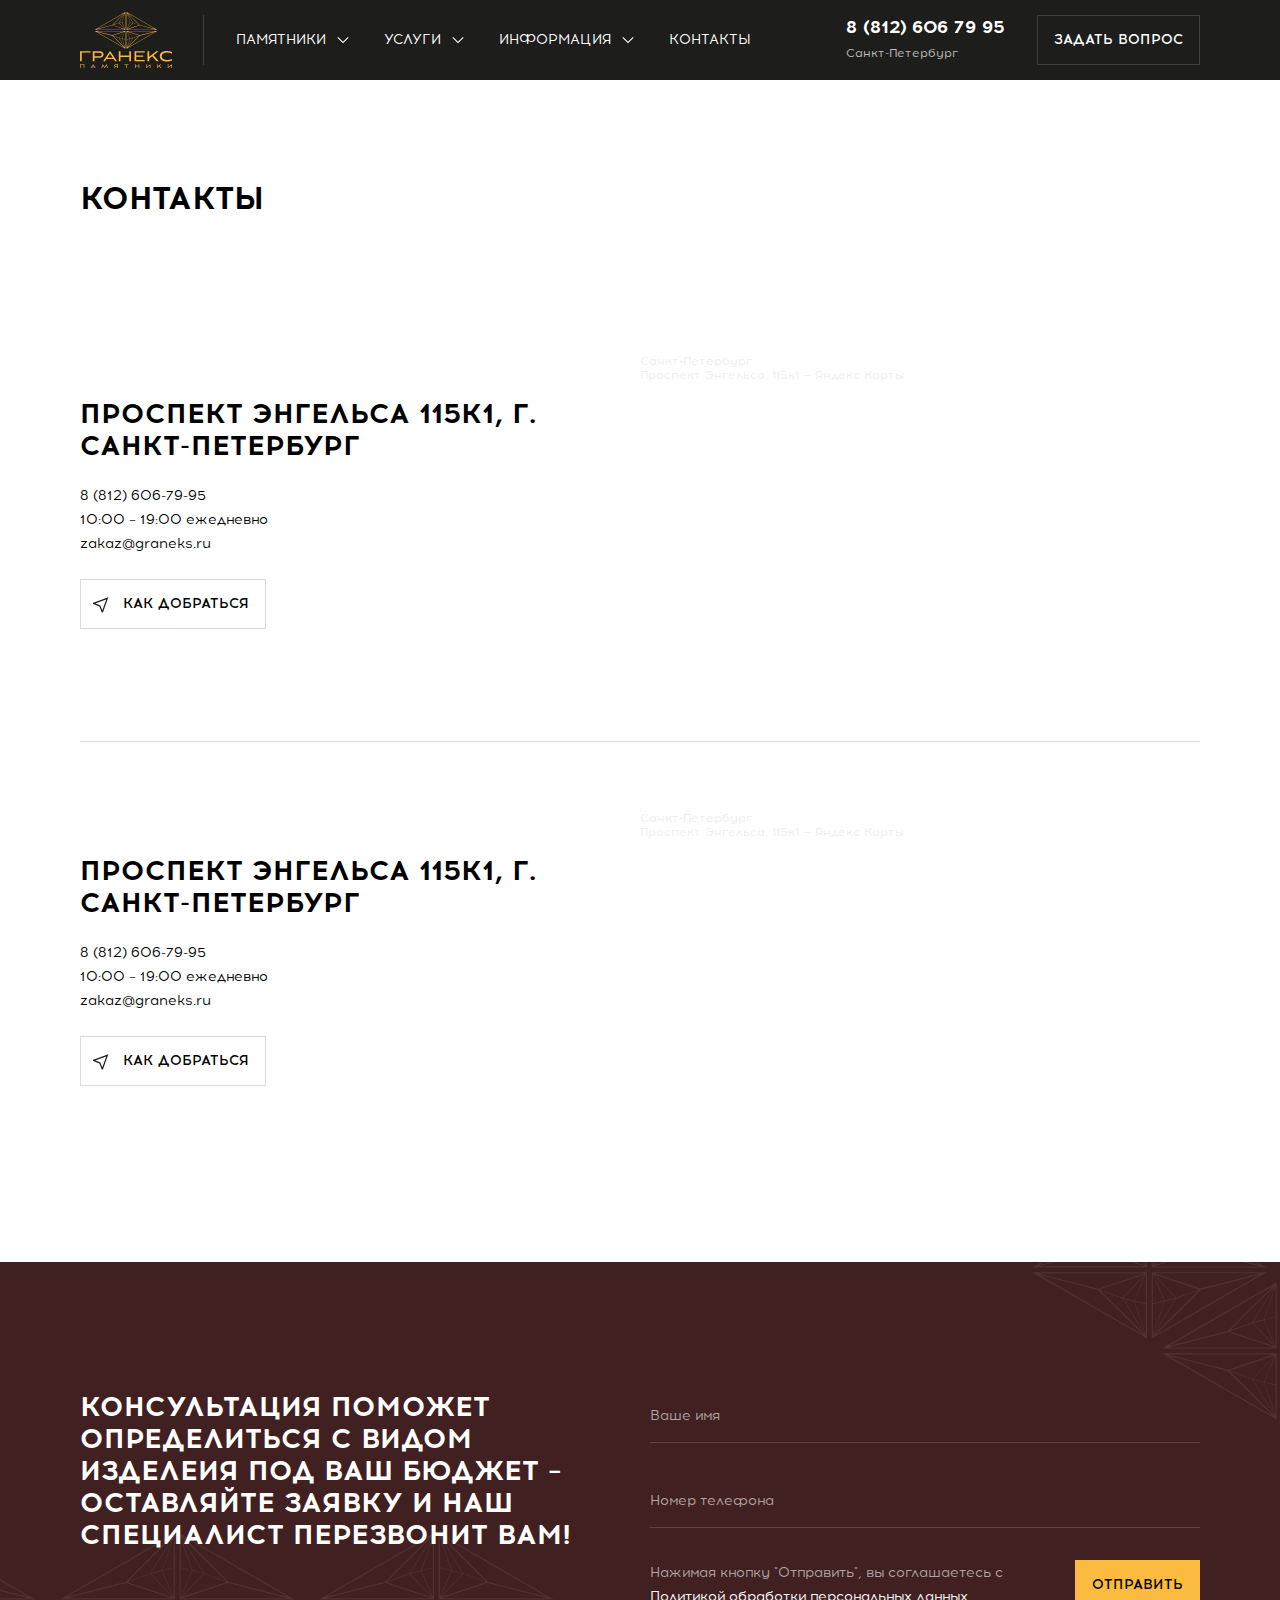
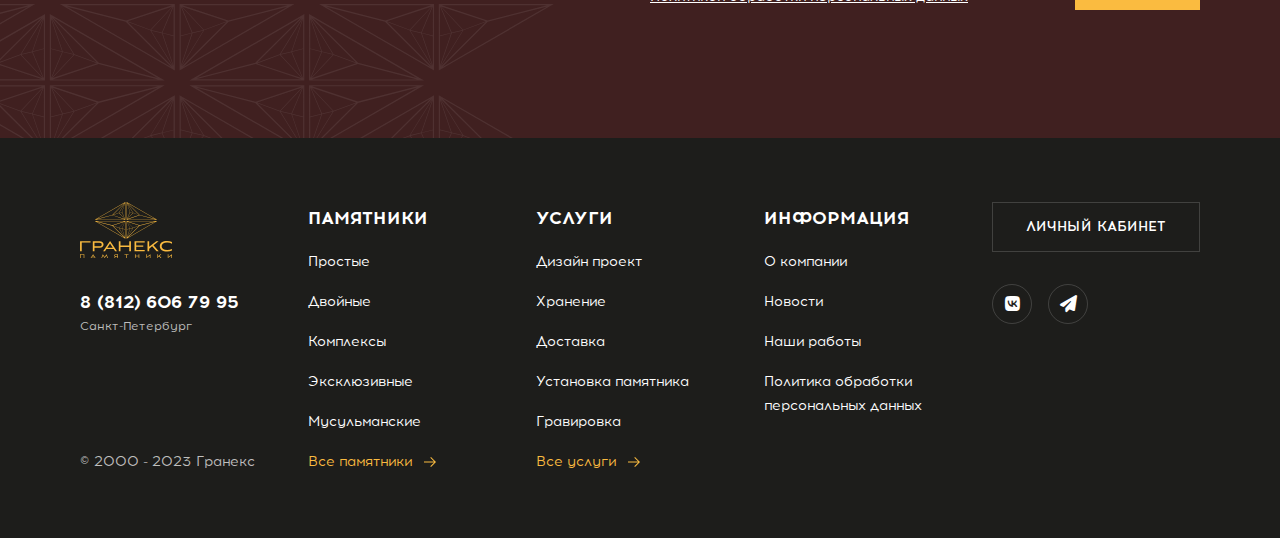
<file: contact.html>
<!DOCTYPE html>
<html>

<head>

	<meta charset="utf-8">
	<!-- <base href="/"> -->

	<title>Simple Starter</title>
	<meta name="description" content="Simple Starter Description">

	<meta name="viewport"
		content="width=device-width, initial-scale=1.0, minimum-scale=1.0, maximum-scale=1.0, user-scalable=no">

	<link rel="icon" href="images/favicon.png">
	<meta property="og:image" content="images/preview.jpg">

	<link rel="stylesheet" href="libs/bootstrap/css/bootstrap-reboot.min.css">
	<link rel="stylesheet" href="libs/bootstrap/css/bootstrap-grid.min.css">
	<link rel="stylesheet" href="libs/components-font-awesome/css/all.min.css">
	<link rel="stylesheet" href="libs/swiper/swiper-bundle.min.css">
	<link rel="stylesheet" href="libs/fancybox/fancybox.min.css">
	<link rel="stylesheet" href="css/main.css">
	<link rel="stylesheet" href="css/media.css">

	<script src="libs/jquery/jquery-3.6.0.min.js" defer></script>
	<script src="libs/swiper/swiper-bundle.min.js" defer></script>
	<script src="libs/fancybox/fancybox.umd.js" defer></script>
	<script src="js/common.js" defer></script>

</head>

<body>

	<main>
		<header>
			<div class="container header-inner">
				<div class="row">
					<div class="col-12">
						<div class="h_widgets d-flex align-items-center">
							<div class="h_widget d-flex align-items-center">
								<a href="/" class="logo">
									<img src="images/logo.svg" alt="Гранекс">
								</a>
								<div class="nav-container">
									<nav class="main_nav">
										<ul>
											<li class="menu-item-has-children ">
												<a href="#monuments" class="toggle-hover">Памятники</a>
											</li>
											<li class="menu-item-has-children">
												<a href="#services" class="toggle-hover">Услуги</a>
											</li>
											<li class="menu-item-has-children">
												<a href="#info" class="toggle-hover">Информация</a>
												<ul class="sub-menu">
													<li><a href="#">О нас</a></li>
													<li><a href="#">Наши работы</a></li>
													<li><a href="#">Вопросы - ответы</a></li>
												</ul>
											</li>
											<li>
												<a href="#">Контакты</a>
											</li>
										</ul>
										<div class="h-widget d-flex d-lg-none flex-column">
											<div class="h_widgets_contact">
												<a href="tel:">8 (812) 606 79 95</a>
												<div>Санкт-Петербург</div>
											</div>
											<a href="" class="btn btn-transparent contact">Задать вопрос</a>
										</div>
									</nav>
								</div>
							</div>
							<div class="h-widget d-none align-items-center d-lg-flex">
								<div class="h_widgets_contact">
									<a href="tel:">8 (812) 606 79 95</a>
									<div>Санкт-Петербург</div>
								</div>
								<a href="" class="btn btn-transparent contact">Задать вопрос</a>
							</div>
							<div class="h-widget d-block d-lg-none">
								<div class="toggle-button">
									<span></span>
								</div>
							</div>
						</div>
					</div>
				</div>
			</div>
		</header>
		<aside class="hero_mnu" id="monuments">
			<div class="container">
				<div class="back-btn"><i class="fa-solid fa-arrow-left-long"></i>Назад</div>
				<a class="hero_mnu_item" href="#">
					<div class="hero_mnu_item_back">
						<img src="images/monument.png" alt="Простые памятники">
					</div>
					<div>Простые</div>
				</a>
				<a class="hero_mnu_item" href="#">
					<div class="hero_mnu_item_back">
						<img src="images/monument.png" alt="Простые памятники">
					</div>
					<div>Фигурные</div>
				</a>
				<a class="hero_mnu_item" href="#">
					<div class="hero_mnu_item_back">
						<img src="images/monument.png" alt="Простые памятники">
					</div>
					<div>Вертикальные</div>
				</a>
				<a class="hero_mnu_item" href="#">
					<div class="hero_mnu_item_back">
						<img src="images/monument.png" alt="Простые памятники">
					</div>
					<div>Комплексы</div>
				</a>
				<a class="hero_mnu_item" href="#">
					<div class="hero_mnu_item_back">
						<img src="images/monument.png" alt="Простые памятники">
					</div>
					<div>Двойные</div>
				</a>
				<a class="hero_mnu_item" href="#">
					<div class="hero_mnu_item_back">
						<img src="images/monument.png" alt="Простые памятники">
					</div>
					<div>Горизонтальные</div>
				</a>
				<a class="hero_mnu_item" href="#">
					<div class="hero_mnu_item_back">
						<img src="images/monument.png" alt="Простые памятники">
					</div>
					<div>Эксклюзивные</div>
				</a>
				<a class="hero_mnu_item" href="#">
					<div class="hero_mnu_item_back">
						<img src="images/monument.png" alt="Простые памятники">
					</div>
					<div>Мусульманские</div>
				</a>
				<a class="hero_mnu_item" href="#">
					<div class="hero_mnu_item_back">
						<img src="images/monument.png" alt="Простые памятники">
					</div>
					<div>Православные</div>
				</a>
			</div>
		</aside>
		<aside class="hero_mnu" id="services">
			<div class="container">
				<div class="back-btn"><i class="fa-solid fa-arrow-left-long"></i>Назад</div>
				<a class="hero_mnu_item" href="#">
					<div class="hero_mnu_item_back">
						<img src="images/service.jpg" alt="Простые памятники">
					</div>
					<div>Дизайн-проект 3D и макеты 2D</div>
				</a>
				<a class="hero_mnu_item" href="#">
					<div class="hero_mnu_item_back">
						<img src="images/service.jpg" alt="Простые памятники">
					</div>
					<div>Хранение до востребования</div>
				</a>
				<a class="hero_mnu_item" href="#">
					<div class="hero_mnu_item_back">
						<img src="images/service.jpg" alt="Простые памятники">
					</div>
					<div>Доставка</div>
				</a>
				<a class="hero_mnu_item" href="#">
					<div class="hero_mnu_item_back">
						<img src="images/service.jpg" alt="Простые памятники">
					</div>
					<div>Установка памятника</div>
				</a>
				<a class="hero_mnu_item" href="#">
					<div class="hero_mnu_item_back">
						<img src="images/service.jpg" alt="Простые памятники">
					</div>
					<div>Гравировка</div>
				</a>
			</div>
		</aside>
		<div class="page-content">
			<div class="container">
				<div class="row">
					<div class="col-12">
						<h2 class="section-title">Контакты</h2>
					</div>
				</div>
				<div class="row">
					<div class="col-12">
						<div class="page-content-widget">
							<div class="contact_list">
								<div class="contact_list_item d-flex align-items-lg-center justify-content-between flex-column flex-lg-row">
									<div>
										<div class="three">
											Проспект Энгельса 115к1, г. Санкт-Петербург
										</div>
										<div class="contact_meta">
											<p><a href="">8 (812) 606-79-95 </a>	</p>
											<p><a href="">10:00 – 19:00 ежедневно</a></p>
											<p><a href="">zakaz@graneks.ru</a></p>
										</div>
										<a href="#" class="btn contact-btn">Как добраться</a>
									</div>
									<div class="map">
										<div style="position:relative;overflow:hidden;"><a href="https://yandex.ru/maps/2/saint-petersburg/?utm_medium=mapframe&utm_source=maps" style="color:#eee;font-size:12px;position:absolute;top:0px;">Санкт‑Петербург</a><a href="https://yandex.ru/maps/2/saint-petersburg/house/prospekt_engelsa_115k1/Z0kYdQVmS0EDQFhqfXxyeHplZQ==/?indoorLevel=1&ll=30.326243%2C60.039661&utm_campaign=desktop&utm_medium=mapframe&utm_source=maps&z=17.17" style="color:#eee;font-size:12px;position:absolute;top:14px;">Проспект Энгельса, 115к1 — Яндекс Карты</a><iframe src="https://yandex.ru/map-widget/v1/?indoorLevel=1&ll=30.326243%2C60.039661&mode=search&ol=geo&ouri=ymapsbm1%3A%2F%2Fgeo%3Fdata%3DCgg1NzQ1MDAzNxJW0KDQvtGB0YHQuNGPLCDQodCw0L3QutGCLdCf0LXRgtC10YDQsdGD0YDQsywg0L_RgNC-0YHQv9C10LrRgiDQrdC90LPQtdC70YzRgdCwLCAxMTXQujEiCg0knPJBFZ0ocEI%2C&utm_campaign=desktop&utm_medium=search&utm_source=maps&z=17.17" width="560" height="400" frameborder="1" allowfullscreen="true" style="position:relative;"></iframe></div>
									</div>
								</div>
								<div class="contact_list_item d-flex align-items-lg-center justify-content-between flex-column flex-lg-row">
									<div>
										<div class="three">
											Проспект Энгельса 115к1, г. Санкт-Петербург
										</div>
										<div class="contact_meta">
											<p><a href="">8 (812) 606-79-95 </a>	</p>
											<p><a href="">10:00 – 19:00 ежедневно</a></p>
											<p><a href="">zakaz@graneks.ru</a></p>
										</div>
										<a href="#" class="btn contact-btn">Как добраться</a>
									</div>
									<div class="map">
										<div style="position:relative;overflow:hidden;"><a href="https://yandex.ru/maps/2/saint-petersburg/?utm_medium=mapframe&utm_source=maps" style="color:#eee;font-size:12px;position:absolute;top:0px;">Санкт‑Петербург</a><a href="https://yandex.ru/maps/2/saint-petersburg/house/prospekt_engelsa_115k1/Z0kYdQVmS0EDQFhqfXxyeHplZQ==/?indoorLevel=1&ll=30.326243%2C60.039661&utm_campaign=desktop&utm_medium=mapframe&utm_source=maps&z=17.17" style="color:#eee;font-size:12px;position:absolute;top:14px;">Проспект Энгельса, 115к1 — Яндекс Карты</a><iframe src="https://yandex.ru/map-widget/v1/?indoorLevel=1&ll=30.326243%2C60.039661&mode=search&ol=geo&ouri=ymapsbm1%3A%2F%2Fgeo%3Fdata%3DCgg1NzQ1MDAzNxJW0KDQvtGB0YHQuNGPLCDQodCw0L3QutGCLdCf0LXRgtC10YDQsdGD0YDQsywg0L_RgNC-0YHQv9C10LrRgiDQrdC90LPQtdC70YzRgdCwLCAxMTXQujEiCg0knPJBFZ0ocEI%2C&utm_campaign=desktop&utm_medium=search&utm_source=maps&z=17.17" width="560" height="400" frameborder="1" allowfullscreen="true" style="position:relative;"></iframe></div>
									</div>
								</div>
							</div>
						</div>
					</div>
				</div>
			</div>
		</div>
		<section class="bg-accent bg-before bg-after">
			<div class="container">
				<div class="row gy-4">
					<div class="col-lg-6">
						<h3 class="section-title-alt white lg-pr-20">Консультация поможет определиться с видом изделеия под ваш
							бюджет – оставляйте заявку и наш специалист перезвонит вам!</h3>
					</div>
					<div class="col-lg-6">
						<form class="form">
							<div class="form-group">
								<input type="text" id="fname" name="fname" required placeholder="Ваше имя">
								<label for="fname">Ваше имя</label>
							</div>
							<div class="form-group">
								<input type="text" id="phone" name="phone" required placeholder="Номер телефона">
								<label for="phone">Номер телефона</label>
							</div>
							<div
								class="d-flex justify-content-lg-between flex-lg-row flex-lg-row flex-column-reverse align-items-lg-center">
								<p class="white mb-0">Нажимая кнопку "Отправить", вы соглашаетесь с <a href="/privacy-policy"
										target="_blank">Политикой обработки персональных данных</a></p>
								<button type="submit" class="btn">Отправить</button>
							</div>
						</form>
					</div>
				</div>
			</div>
		</section>
		<footer>
			<div class="container">
				<div class="row gy-4">
					<div class="col-lg-12">
						<div class="row gy-5">
							<div class="col-12 col-lg">
								<div class="f_widget d-flex flex-column justify-content-between ">
									<div class="d-flex d-lg-block align-items-center ">
										<a href="/" class="logo">
											<img src="images/logo.svg" loading="lazy">
										</a>
										<div class="h_widgets_contact">
											<a href="tel:">8 (812) 606 79 95</a>
											<div>Санкт-Петербург</div>
										</div>
									</div>
									<div class="copyright small-text d-none d-lg-block">
										<span>© 2000 - 2023 Гранекс</span>
									</div>
								</div>
							</div>
							<div class="col-6 col-lg">
								<div class="f_widget">
									<h4>Памятники</h4>
									<ul>
										<li><a href="#">Простые</a></li>
										<li><a href="#">Двойные</a></li>
										<li><a href="#">Комплексы</a></li>
										<li><a href="#">Эксклюзивные</a></li>
										<li><a href="#">Мусульманские</a></li>
										<li class="all"><a href="#">Все памятники</a></li>
									</ul>
								</div>
							</div>
							<div class="col-6 col-lg">
								<div class="f_widget">
									<h4>Услуги</h4>
									<ul>
										<li><a href="#">Дизайн проект</a></li>
										<li><a href="#">Хранение</a></li>
										<li><a href="#">Доставка</a></li>
										<li><a href="#">Установка памятника</a></li>
										<li><a href="#">Гравировка</a></li>
										<li class="all"><a href="#">Все услуги</a></li>
									</ul>
								</div>
							</div>
							<div class="col-6 col-lg">
								<div class="f_widget">
									<h4>Информация</h4>
									<ul>
										<li><a href="#">О компании</a></li>
										<li><a href="#">Новости</a></li>
										<li><a href="#">Наши работы</a></li>
										<li><a href="#">Политика обработки персональных данных</a></li>
									</ul>
								</div>
							</div>
							<div class="col-6 col-lg">
								<div class="f_widget">
									<a href="#" class="btn btn-transparent">Личный кабинет</a>
									<nav class="social">
										<ul>
											<li><a href="#"><i class="fa-brands fa-vk"></i></a></li>
											<li><a href="#"><i class="fa-solid fa-paper-plane"></i></a></li>
										</ul>
									</nav>
								</div>
							</div>
						</div>
					</div>
				</div>
			</div>
		</footer>
		<div class="popup for-contact">
			<div class="popup-dialog">
				<div class="popup-wrap">
					<div class="btn-close">
						<img src="images/cancel.svg">
					</div>
					<div>
						<h3>Задать вопрос</h3>
						<p>Остаьте свои контакты и мы вам перезвоним</p>
					</div>
					<form class="form popup-form">
						<div class="form-group">
							<input type="text" id="name-p" name="fname" required placeholder="Ваше имя">
							<label for="name-p">Ваше имя</label>
						</div>
						<div class="form-group">
							<input type="text" name="phone" placeholder="Телефон" id="phone-p" class="phone" required="">
							<label for="phone-p">Телефон</label>
						</div>
							<p>Нажимая кнопку, вы соглашаетесь с политикой обработки персональных данных</p>
							<button class="btn">Связаться с нами</button>
					</form>
				</div>
			</div>
		</div>
	</main>

</body>

</html>
</file>
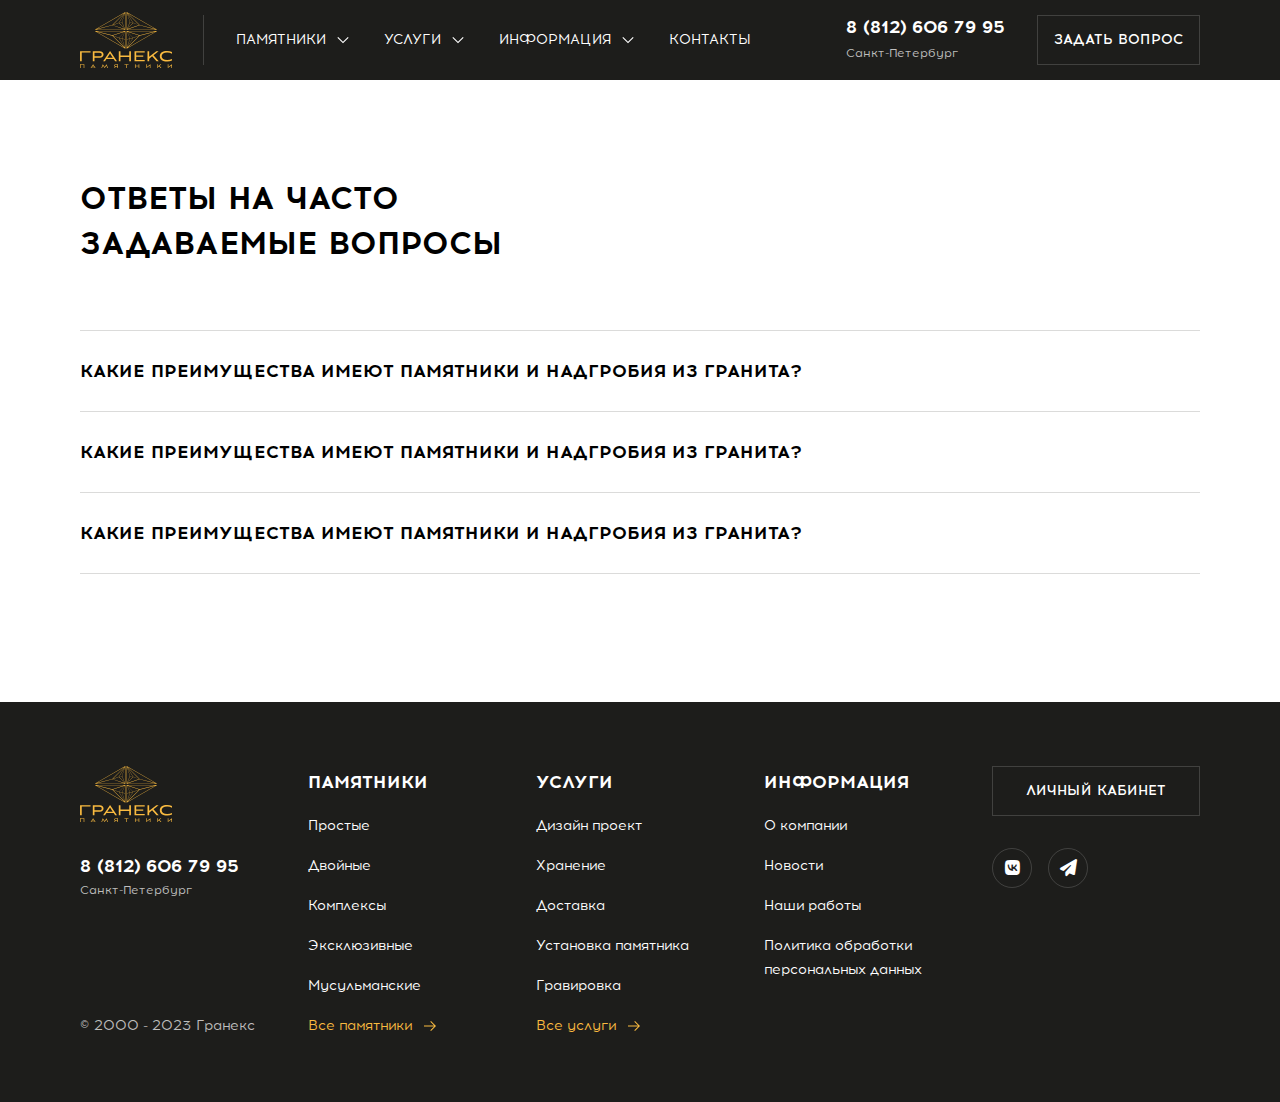
<file: faq.html>
<!DOCTYPE html>
<html>

<head>

	<meta charset="utf-8">
	<!-- <base href="/"> -->

	<title>Simple Starter</title>
	<meta name="description" content="Simple Starter Description">

	<meta name="viewport"
		content="width=device-width, initial-scale=1.0, minimum-scale=1.0, maximum-scale=1.0, user-scalable=no">

	<link rel="icon" href="images/favicon.png">
	<meta property="og:image" content="images/preview.jpg">

	<link rel="stylesheet" href="libs/bootstrap/css/bootstrap-reboot.min.css">
	<link rel="stylesheet" href="libs/bootstrap/css/bootstrap-grid.min.css">
	<link rel="stylesheet" href="libs/components-font-awesome/css/all.min.css">
	<link rel="stylesheet" href="libs/swiper/swiper-bundle.min.css">
	<link rel="stylesheet" href="libs/fancybox/fancybox.min.css">
	<link rel="stylesheet" href="css/main.css">
	<link rel="stylesheet" href="css/media.css">

	<script src="libs/jquery/jquery-3.6.0.min.js" defer></script>
	<script src="libs/swiper/swiper-bundle.min.js" defer></script>
	<script src="libs/fancybox/fancybox.umd.js" defer></script>
	<script src="js/common.js" defer></script>

</head>

<body>

	<main>
		<header>
			<div class="container header-inner">
				<div class="row">
					<div class="col-12">
						<div class="h_widgets d-flex align-items-center">
							<div class="h_widget d-flex align-items-center">
								<a href="/" class="logo">
									<img src="images/logo.svg" alt="Гранекс">
								</a>
								<div class="nav-container">
									<nav class="main_nav">
										<ul>
											<li class="menu-item-has-children ">
												<a href="#monuments" class="toggle-hover">Памятники</a>
											</li>
											<li class="menu-item-has-children">
												<a href="#services" class="toggle-hover">Услуги</a>
											</li>
											<li class="menu-item-has-children">
												<a href="#info" class="toggle-hover">Информация</a>
												<ul class="sub-menu">
													<li><a href="#">О нас</a></li>
													<li><a href="#">Наши работы</a></li>
													<li><a href="#">Вопросы - ответы</a></li>
												</ul>
											</li>
											<li>
												<a href="#">Контакты</a>
											</li>
										</ul>
										<div class="h-widget d-flex d-lg-none flex-column">
											<div class="h_widgets_contact">
												<a href="tel:">8 (812) 606 79 95</a>
												<div>Санкт-Петербург</div>
											</div>
											<a href="" class="btn btn-transparent contact">Задать вопрос</a>
										</div>
									</nav>
								</div>
							</div>
							<div class="h-widget d-none align-items-center d-lg-flex">
								<div class="h_widgets_contact">
									<a href="tel:">8 (812) 606 79 95</a>
									<div>Санкт-Петербург</div>
								</div>
								<a href="" class="btn btn-transparent contact">Задать вопрос</a>
							</div>
							<div class="h-widget d-block d-lg-none">
								<div class="toggle-button">
									<span></span>
								</div>
							</div>
						</div>
					</div>
				</div>
			</div>
		</header>
		<aside class="hero_mnu" id="monuments">
			<div class="container">
				<div class="back-btn"><i class="fa-solid fa-arrow-left-long"></i>Назад</div>
				<a class="hero_mnu_item" href="#">
					<div class="hero_mnu_item_back">
						<img src="images/monument.png" alt="Простые памятники">
					</div>
					<div>Простые</div>
				</a>
				<a class="hero_mnu_item" href="#">
					<div class="hero_mnu_item_back">
						<img src="images/monument.png" alt="Простые памятники">
					</div>
					<div>Фигурные</div>
				</a>
				<a class="hero_mnu_item" href="#">
					<div class="hero_mnu_item_back">
						<img src="images/monument.png" alt="Простые памятники">
					</div>
					<div>Вертикальные</div>
				</a>
				<a class="hero_mnu_item" href="#">
					<div class="hero_mnu_item_back">
						<img src="images/monument.png" alt="Простые памятники">
					</div>
					<div>Комплексы</div>
				</a>
				<a class="hero_mnu_item" href="#">
					<div class="hero_mnu_item_back">
						<img src="images/monument.png" alt="Простые памятники">
					</div>
					<div>Двойные</div>
				</a>
				<a class="hero_mnu_item" href="#">
					<div class="hero_mnu_item_back">
						<img src="images/monument.png" alt="Простые памятники">
					</div>
					<div>Горизонтальные</div>
				</a>
				<a class="hero_mnu_item" href="#">
					<div class="hero_mnu_item_back">
						<img src="images/monument.png" alt="Простые памятники">
					</div>
					<div>Эксклюзивные</div>
				</a>
				<a class="hero_mnu_item" href="#">
					<div class="hero_mnu_item_back">
						<img src="images/monument.png" alt="Простые памятники">
					</div>
					<div>Мусульманские</div>
				</a>
				<a class="hero_mnu_item" href="#">
					<div class="hero_mnu_item_back">
						<img src="images/monument.png" alt="Простые памятники">
					</div>
					<div>Православные</div>
				</a>
			</div>
		</aside>
		<aside class="hero_mnu" id="services">
			<div class="container">
				<div class="back-btn"><i class="fa-solid fa-arrow-left-long"></i>Назад</div>
				<a class="hero_mnu_item" href="#">
					<div class="hero_mnu_item_back">
						<img src="images/service.jpg" alt="Простые памятники">
					</div>
					<div>Дизайн-проект 3D и макеты 2D</div>
				</a>
				<a class="hero_mnu_item" href="#">
					<div class="hero_mnu_item_back">
						<img src="images/service.jpg" alt="Простые памятники">
					</div>
					<div>Хранение до востребования</div>
				</a>
				<a class="hero_mnu_item" href="#">
					<div class="hero_mnu_item_back">
						<img src="images/service.jpg" alt="Простые памятники">
					</div>
					<div>Доставка</div>
				</a>
				<a class="hero_mnu_item" href="#">
					<div class="hero_mnu_item_back">
						<img src="images/service.jpg" alt="Простые памятники">
					</div>
					<div>Установка памятника</div>
				</a>
				<a class="hero_mnu_item" href="#">
					<div class="hero_mnu_item_back">
						<img src="images/service.jpg" alt="Простые памятники">
					</div>
					<div>Гравировка</div>
				</a>
			</div>
		</aside>
		<div class="page-content">
			<div class="container">
				<div class="row">
					<div class="col-lg-5">
						<h2 class="section-title">Ответы на часто
							задаваемые вопросы</h2>
					</div>
				</div>
				<div class="row">
					<div class="faq_wrapper">
						<div class="faq_item">
							<div class="four">Какие преимущества имеют памятники и надгробия из гранита?</div>
							<p>Процесс изготовления начинается с выбора подходящего куска гранита, который затем обрабатывается и формируется в соответствии с дизайном памятника или надгробия. Затем на граните выполняется гравировка или наносится специальное изображение или текст, которые могут быть выбраны заказчиком.
								После этого памятник или надгробие полируются и обрабатываются специальными средствами для придания дополнительной защиты от внешних воздействий.</p>
						</div>
						<div class="faq_item">
							<div class="four">Какие преимущества имеют памятники и надгробия из гранита?</div>
							<p>Процесс изготовления начинается с выбора подходящего куска гранита, который затем обрабатывается и формируется в соответствии с дизайном памятника или надгробия. Затем на граните выполняется гравировка или наносится специальное изображение или текст, которые могут быть выбраны заказчиком.
								После этого памятник или надгробие полируются и обрабатываются специальными средствами для придания дополнительной защиты от внешних воздействий.</p>
						</div>
						<div class="faq_item">
							<div class="four">Какие преимущества имеют памятники и надгробия из гранита?</div>
							<p>Процесс изготовления начинается с выбора подходящего куска гранита, который затем обрабатывается и формируется в соответствии с дизайном памятника или надгробия. Затем на граните выполняется гравировка или наносится специальное изображение или текст, которые могут быть выбраны заказчиком.
								После этого памятник или надгробие полируются и обрабатываются специальными средствами для придания дополнительной защиты от внешних воздействий.</p>
						</div>
					</div>
				</div>
			</div>
		</div>
		<footer>
			<div class="container">
				<div class="row gy-4">
					<div class="col-lg-12">
						<div class="row gy-5">
							<div class="col-12 col-lg">
								<div class="f_widget d-flex flex-column justify-content-between ">
									<div class="d-flex d-lg-block align-items-center ">
										<a href="/" class="logo">
											<img src="images/logo.svg" loading="lazy">
										</a>
										<div class="h_widgets_contact">
											<a href="tel:">8 (812) 606 79 95</a>
											<div>Санкт-Петербург</div>
										</div>
									</div>
									<div class="copyright small-text d-none d-lg-block">
										<span>© 2000 - 2023 Гранекс</span>
									</div>
								</div>
							</div>
							<div class="col-6 col-lg">
								<div class="f_widget">
									<h4>Памятники</h4>
									<ul>
										<li><a href="#">Простые</a></li>
										<li><a href="#">Двойные</a></li>
										<li><a href="#">Комплексы</a></li>
										<li><a href="#">Эксклюзивные</a></li>
										<li><a href="#">Мусульманские</a></li>
										<li class="all"><a href="#">Все памятники</a></li>
									</ul>
								</div>
							</div>
							<div class="col-6 col-lg">
								<div class="f_widget">
									<h4>Услуги</h4>
									<ul>
										<li><a href="#">Дизайн проект</a></li>
										<li><a href="#">Хранение</a></li>
										<li><a href="#">Доставка</a></li>
										<li><a href="#">Установка памятника</a></li>
										<li><a href="#">Гравировка</a></li>
										<li class="all"><a href="#">Все услуги</a></li>
									</ul>
								</div>
							</div>
							<div class="col-6 col-lg">
								<div class="f_widget">
									<h4>Информация</h4>
									<ul>
										<li><a href="#">О компании</a></li>
										<li><a href="#">Новости</a></li>
										<li><a href="#">Наши работы</a></li>
										<li><a href="#">Политика обработки персональных данных</a></li>
									</ul>
								</div>
							</div>
							<div class="col-6 col-lg">
								<div class="f_widget">
									<a href="#" class="btn btn-transparent">Личный кабинет</a>
									<nav class="social">
										<ul>
											<li><a href="#"><i class="fa-brands fa-vk"></i></a></li>
											<li><a href="#"><i class="fa-solid fa-paper-plane"></i></a></li>
										</ul>
									</nav>
								</div>
							</div>
						</div>
					</div>
				</div>
			</div>
		</footer>
		<div class="popup for-contact">
			<div class="popup-dialog">
				<div class="popup-wrap">
					<div class="btn-close">
						<img src="images/cancel.svg">
					</div>
					<div>
						<h3>Задать вопрос</h3>
						<p>Остаьте свои контакты и мы вам перезвоним</p>
					</div>
					<form class="form popup-form">
						<div class="form-group">
							<input type="text" id="name-p" name="fname" required placeholder="Ваше имя">
							<label for="name-p">Ваше имя</label>
						</div>
						<div class="form-group">
							<input type="text" name="phone" placeholder="Телефон" id="phone-p" class="phone" required="">
							<label for="phone-p">Телефон</label>
						</div>
							<p>Нажимая кнопку, вы соглашаетесь с политикой обработки персональных данных</p>
							<button class="btn">Связаться с нами</button>
					</form>
				</div>
			</div>
		</div>
	</main>

</body>

</html>
</file>
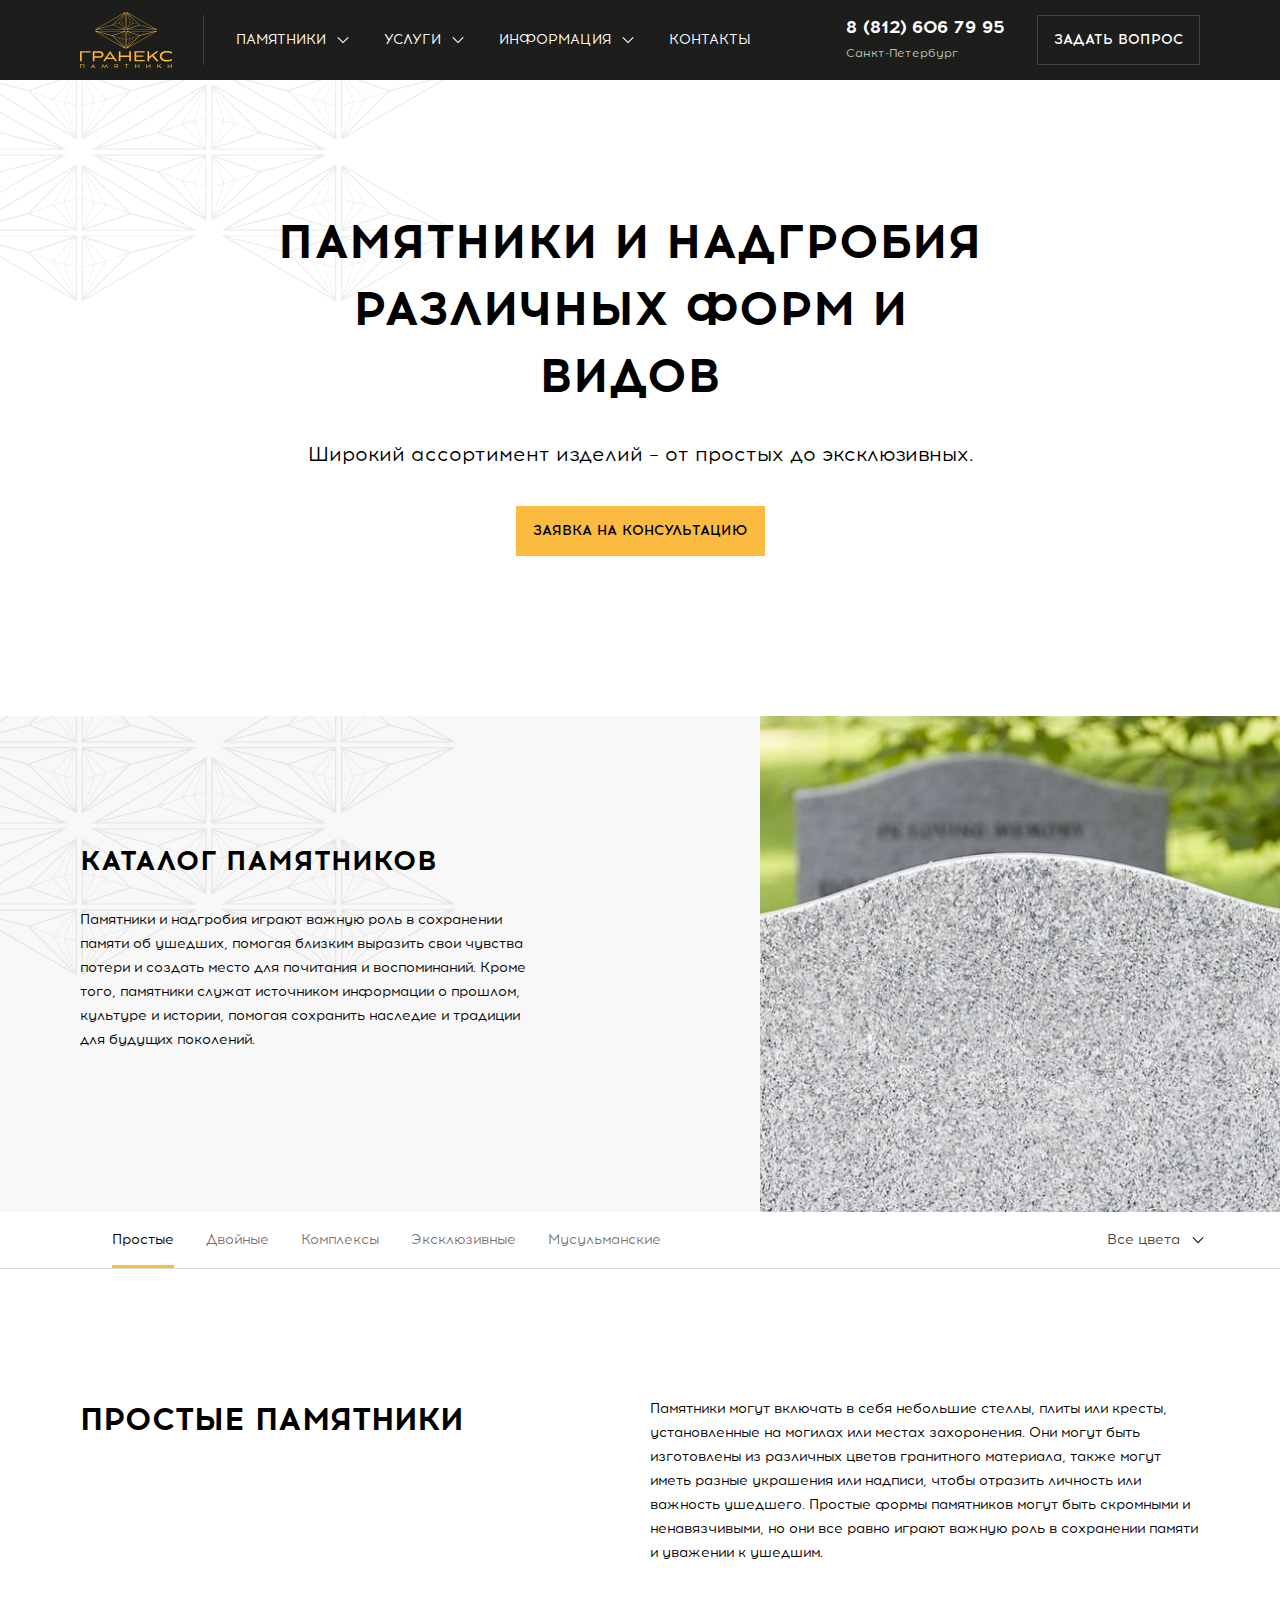
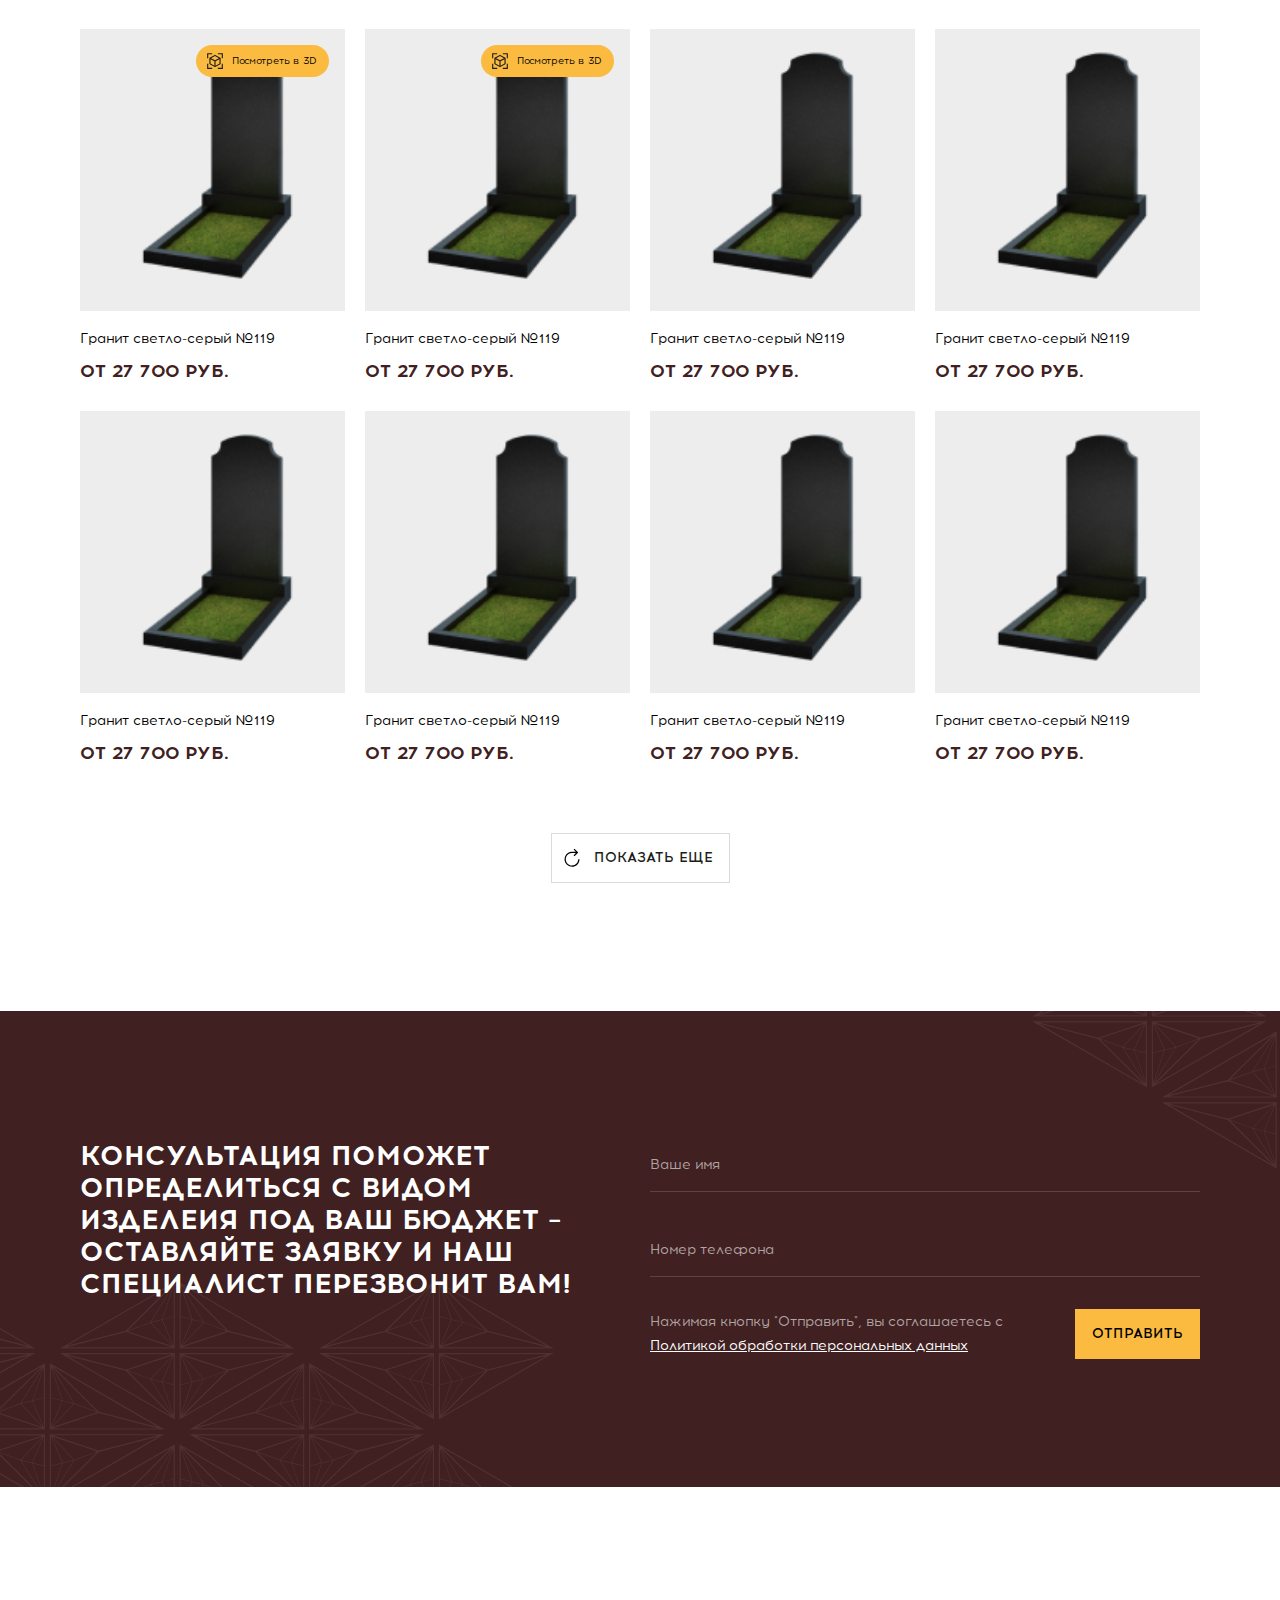
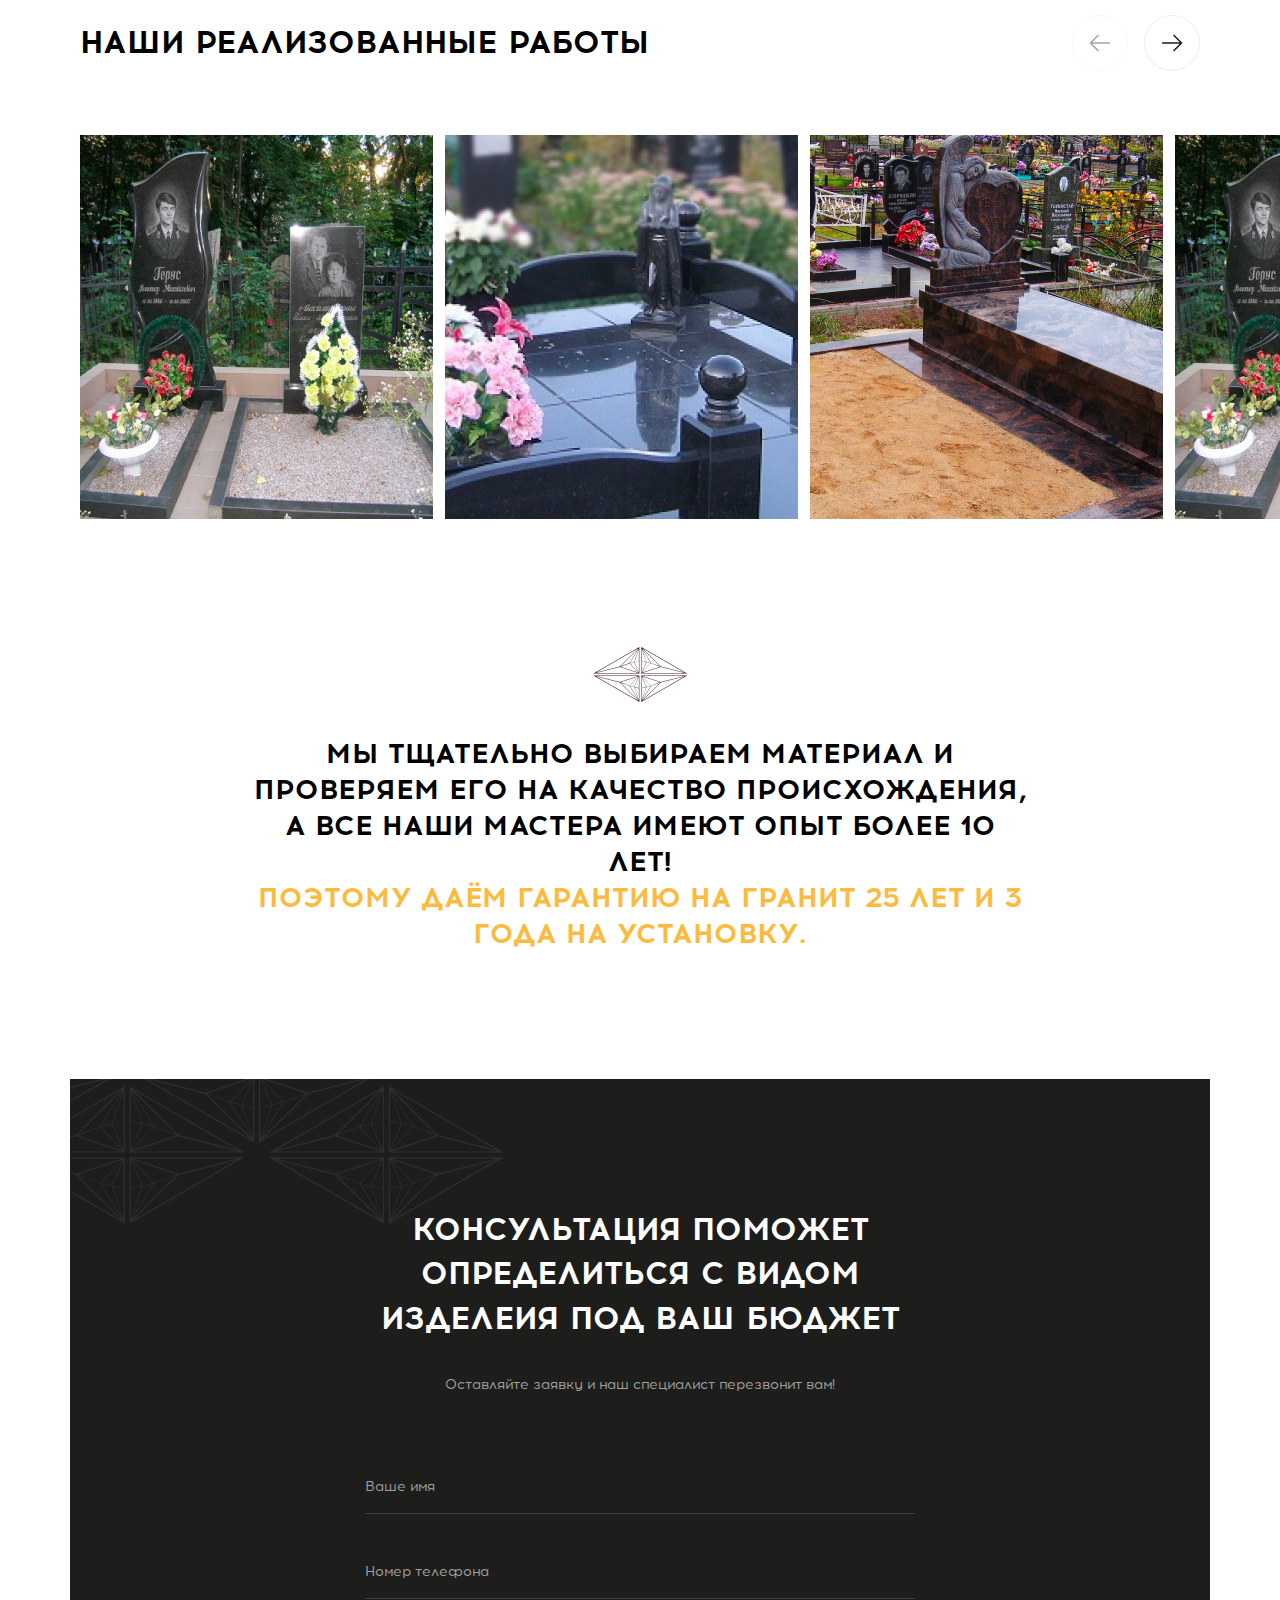
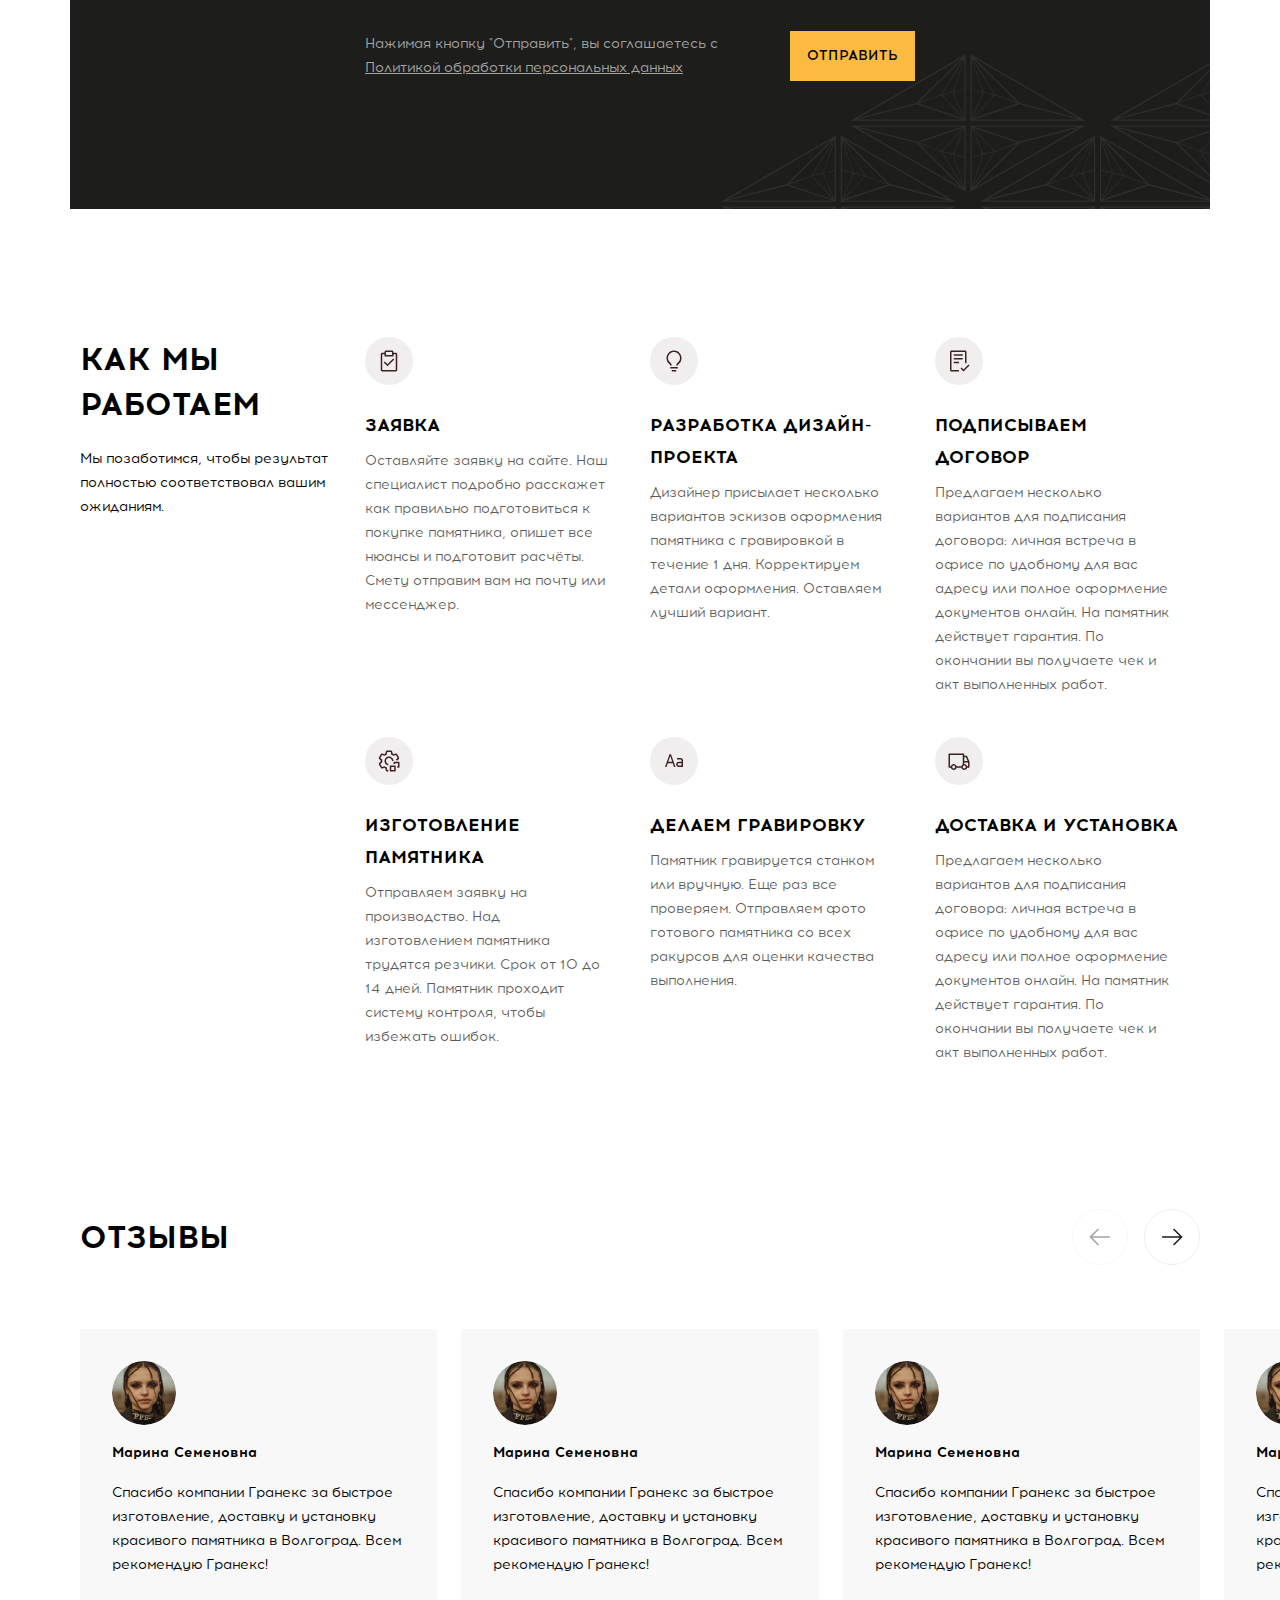
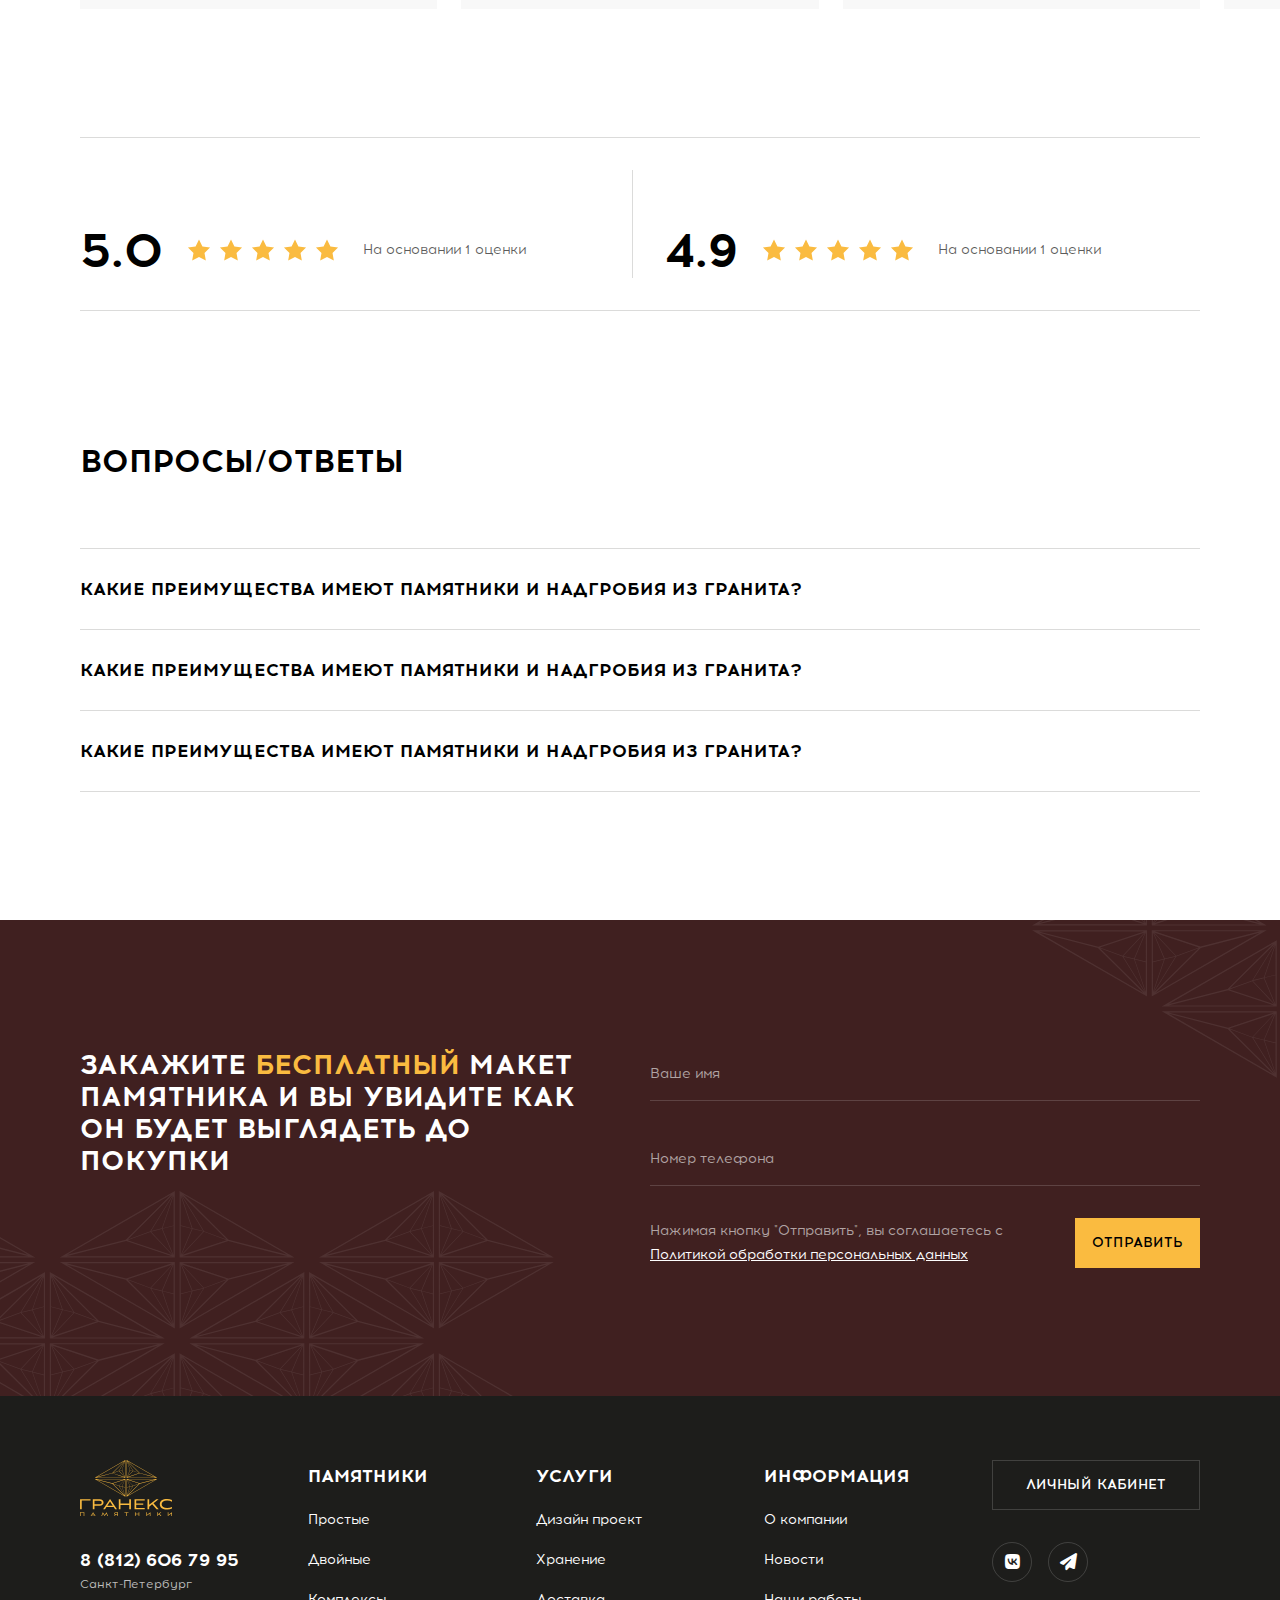
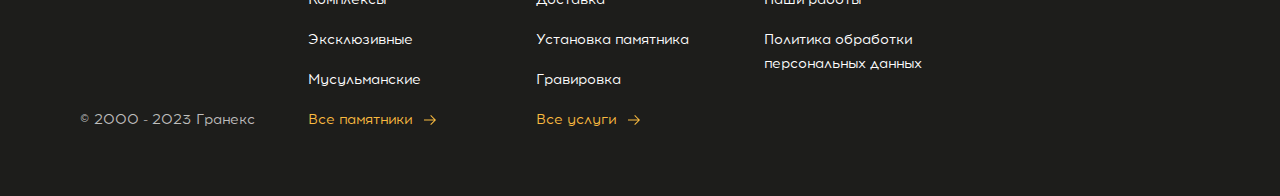
<file: monuments.html>
<!DOCTYPE html>
<html>

<head>

	<meta charset="utf-8">
	<!-- <base href="/"> -->

	<title>Simple Starter</title>
	<meta name="description" content="Simple Starter Description">

	<meta name="viewport"
		content="width=device-width, initial-scale=1.0, minimum-scale=1.0, maximum-scale=1.0, user-scalable=no">

	<link rel="icon" href="images/favicon.png">
	<meta property="og:image" content="images/preview.jpg">

	<link rel="stylesheet" href="libs/bootstrap/css/bootstrap-reboot.min.css">
	<link rel="stylesheet" href="libs/bootstrap/css/bootstrap-grid.min.css">
	<link rel="stylesheet" href="libs/components-font-awesome/css/all.min.css">
	<link rel="stylesheet" href="libs/swiper/swiper-bundle.min.css">
	<link rel="stylesheet" href="libs/fancybox/fancybox.min.css">
	<link rel="stylesheet" href="libs/select2/select2.min.css">
	<link rel="stylesheet" href="css/main.css">
	<link rel="stylesheet" href="css/media.css">

	<script src="libs/jquery/jquery-3.6.0.min.js" defer></script>
	<script src="libs/swiper/swiper-bundle.min.js" defer></script>
	<script src="libs/fancybox/fancybox.umd.js" defer></script>
	<script src="libs/select2/select2.min.js" defer></script>
	<script src="js/common.js" defer></script>

</head>

<body>

	<main>
		<header>
			<div class="container header-inner">
				<div class="row">
					<div class="col-12">
						<div class="h_widgets d-flex align-items-center">
							<div class="h_widget d-flex align-items-center">
								<a href="/" class="logo">
									<img src="images/logo.svg" alt="Гранекс">
								</a>
								<div class="nav-container">
									<nav class="main_nav">
										<ul>
											<li class="menu-item-has-children ">
												<a href="#monuments" class="toggle-hover">Памятники</a>
											</li>
											<li class="menu-item-has-children">
												<a href="#services" class="toggle-hover">Услуги</a>
											</li>
											<li class="menu-item-has-children">
												<a href="#info" class="toggle-hover">Информация</a>
												<ul class="sub-menu">
													<li><a href="#">О нас</a></li>
													<li><a href="#">Наши работы</a></li>
													<li><a href="#">Вопросы - ответы</a></li>
												</ul>
											</li>
											<li>
												<a href="#">Контакты</a>
											</li>
										</ul>
										<div class="h-widget d-flex d-lg-none flex-column">
											<div class="h_widgets_contact">
												<a href="tel:">8 (812) 606 79 95</a>
												<div>Санкт-Петербург</div>
											</div>
											<a href="" class="btn btn-transparent contact">Задать вопрос</a>
										</div>
									</nav>
								</div>
							</div>
							<div class="h-widget d-none align-items-center d-lg-flex">
								<div class="h_widgets_contact">
									<a href="tel:">8 (812) 606 79 95</a>
									<div>Санкт-Петербург</div>
								</div>
								<a href="" class="btn btn-transparent contact">Задать вопрос</a>
							</div>
							<div class="h-widget d-block d-lg-none">
								<div class="toggle-button">
									<span></span>
								</div>
							</div>
						</div>
					</div>
				</div>
			</div>
		</header>
		<aside class="hero_mnu" id="monuments">
			<div class="container">
				<div class="back-btn"><i class="fa-solid fa-arrow-left-long"></i>Назад</div>
				<a class="hero_mnu_item" href="#">
					<div class="hero_mnu_item_back">
						<img src="images/monument.png" alt="Простые памятники">
					</div>
					<div>Простые</div>
				</a>
				<a class="hero_mnu_item" href="#">
					<div class="hero_mnu_item_back">
						<img src="images/monument.png" alt="Простые памятники">
					</div>
					<div>Фигурные</div>
				</a>
				<a class="hero_mnu_item" href="#">
					<div class="hero_mnu_item_back">
						<img src="images/monument.png" alt="Простые памятники">
					</div>
					<div>Вертикальные</div>
				</a>
				<a class="hero_mnu_item" href="#">
					<div class="hero_mnu_item_back">
						<img src="images/monument.png" alt="Простые памятники">
					</div>
					<div>Комплексы</div>
				</a>
				<a class="hero_mnu_item" href="#">
					<div class="hero_mnu_item_back">
						<img src="images/monument.png" alt="Простые памятники">
					</div>
					<div>Двойные</div>
				</a>
				<a class="hero_mnu_item" href="#">
					<div class="hero_mnu_item_back">
						<img src="images/monument.png" alt="Простые памятники">
					</div>
					<div>Горизонтальные</div>
				</a>
				<a class="hero_mnu_item" href="#">
					<div class="hero_mnu_item_back">
						<img src="images/monument.png" alt="Простые памятники">
					</div>
					<div>Эксклюзивные</div>
				</a>
				<a class="hero_mnu_item" href="#">
					<div class="hero_mnu_item_back">
						<img src="images/monument.png" alt="Простые памятники">
					</div>
					<div>Мусульманские</div>
				</a>
				<a class="hero_mnu_item" href="#">
					<div class="hero_mnu_item_back">
						<img src="images/monument.png" alt="Простые памятники">
					</div>
					<div>Православные</div>
				</a>
			</div>
		</aside>
		<aside class="hero_mnu" id="services">
			<div class="container">
				<div class="back-btn"><i class="fa-solid fa-arrow-left-long"></i>Назад</div>
				<a class="hero_mnu_item" href="#">
					<div class="hero_mnu_item_back">
						<img src="images/service.jpg" alt="Простые памятники">
					</div>
					<div>Дизайн-проект 3D и макеты 2D</div>
				</a>
				<a class="hero_mnu_item" href="#">
					<div class="hero_mnu_item_back">
						<img src="images/service.jpg" alt="Простые памятники">
					</div>
					<div>Хранение до востребования</div>
				</a>
				<a class="hero_mnu_item" href="#">
					<div class="hero_mnu_item_back">
						<img src="images/service.jpg" alt="Простые памятники">
					</div>
					<div>Доставка</div>
				</a>
				<a class="hero_mnu_item" href="#">
					<div class="hero_mnu_item_back">
						<img src="images/service.jpg" alt="Простые памятники">
					</div>
					<div>Установка памятника</div>
				</a>
				<a class="hero_mnu_item" href="#">
					<div class="hero_mnu_item_back">
						<img src="images/service.jpg" alt="Простые памятники">
					</div>
					<div>Гравировка</div>
				</a>
			</div>
		</aside>
		<section class="section-before section-center">
			<div class="container">
				<div class="row align-items-center justify-content-center">
					<div class="col-lg-8">
						<div class="text-wiget-page text-center">
							<h2 class="section-title lg-pr-20">ПАМЯТНИКИ И НАДГРОБИЯ РАЗЛИЧНЫХ ФОРМ И ВИДОВ</h3>
								<div class="text-widget">
									<p>Широкий ассортимент изделий – от простых до эксклюзивных. </p>
									<a href="#" class="btn contact mt-lg-4">Заявка на консультацию</a>
								</div>
						</div>
					</div>
				</div>
			</div>
		</section>
		<section class="bg-gray union">
			<div class="container">
				<div class="row">
					<div class="col-lg-5">
						<h3 class="section-title-alt lg-pr-20">Каталог памятников</h3>
						<div class="text-widget">
							<p>Памятники и надгробия играют важную роль в сохранении памяти об ушедших, помогая близким выразить свои чувства потери и создать место для почитания и воспоминаний. Кроме того, памятники служат источником информации о прошлом, культуре и истории, помогая сохранить наследие и традиции для будущих поколений.
							</p>
						</div>
					</div>
				</div>
			</div>
			<div class="section-full-background" style="background-image: url('./images/monuments.jpg');"></div>
		</section>
		<div class="page_filters">
			<div class="container">
				<div class="row justify-content-between align-items-center">
					<div class="col-lg-10 col-8">
						<div class="page_filters_list d-flex">
							<div class="active">Простые</div>
							<div>Двойные</div>
							<div>Комплексы</div>
							<div>Эксклюзивные</div>
							<div>Мусульманские</div>
						</div>
					</div>
					<div class="col-4 col-lg-2">
						<div class="page_filters_dropdown">
							<select name="" id="" class="js-select-single">
								<option value="" selected>Все цвета</option>
								<option value="">Черный</option>
								<option value="">Красный</option>
							</select>
						</div>
					</div>
				</div>
			</div>
		</div>
		<section>
			<div class="container">
				<div class="row">
					<div class="col-lg-6">
						<h2 class="section-title">
							Простые памятники
						</h2>
					</div>
					<div class="col-lg-6">
						<div class="small-text">
							<p>Памятники могут включать в себя небольшие стеллы, плиты или кресты, установленные на могилах или местах захоронения. Они могут быть изготовлены из различных цветов гранитного материала, также могут иметь разные украшения или надписи, чтобы отразить личность или важность ушедшего. Простые формы памятников могут быть скромными и ненавязчивыми, но они все равно играют важную роль в сохранении памяти и уважении к ушедшим.</p>
						</div>
					</div>
				</div>
				<div class="row gy-4 mt-4">
					<div class="col-lg-3 col-sm-6">
						<div class="catalog_card">
							<a href="#" class="catalog_card_inner">
								<div class="catalog_card_outer">
									<img src="images/monument.png" loading="lazy">
								</div>
								<p>Гранит светло-серый №119</p>
								<div class="four">от 27 700 руб.</div>
							</a>
							<a href="#" class="watch-3d">Посмотреть в 3D</a>
						</div>
					</div>
					<div class="col-lg-3 col-sm-6">
						<div class="catalog_card">
							<a href="#" class="catalog_card_inner">
								<div class="catalog_card_outer">
									<img src="images/monument.png" loading="lazy">
								</div>
								<p>Гранит светло-серый №119</p>
								<div class="four">от 27 700 руб.</div>
							</a>
							<a href="#" class="watch-3d">Посмотреть в 3D</a>
						</div>
					</div>
					<div class="col-lg-3 col-sm-6">
						<div class="catalog_card">
							<a href="#" class="catalog_card_inner">
								<div class="catalog_card_outer">
									<img src="images/monument.png" loading="lazy">
								</div>
								<p>Гранит светло-серый №119</p>
								<div class="four">от 27 700 руб.</div>
							</a>
						</div>
					</div>
					<div class="col-lg-3 col-sm-6">
						<div class="catalog_card">
							<a href="#" class="catalog_card_inner">
								<div class="catalog_card_outer">
									<img src="images/monument.png" loading="lazy">
								</div>
								<p>Гранит светло-серый №119</p>
								<div class="four">от 27 700 руб.</div>
							</a>
						</div>
					</div>
					<div class="col-lg-3 col-sm-6">
						<div class="catalog_card">
							<a href="#" class="catalog_card_inner">
								<div class="catalog_card_outer">
									<img src="images/monument.png" loading="lazy">
								</div>
								<p>Гранит светло-серый №119</p>
								<div class="four">от 27 700 руб.</div>
							</a>
						</div>
					</div>
					<div class="col-lg-3 col-sm-6">
						<div class="catalog_card">
							<a href="#" class="catalog_card_inner">
								<div class="catalog_card_outer">
									<img src="images/monument.png" loading="lazy">
								</div>
								<p>Гранит светло-серый №119</p>
								<div class="four">от 27 700 руб.</div>
							</a>
						</div>
					</div>
					<div class="col-lg-3 col-sm-6">
						<div class="catalog_card">
							<a href="#" class="catalog_card_inner">
								<div class="catalog_card_outer">
									<img src="images/monument.png" loading="lazy">
								</div>
								<p>Гранит светло-серый №119</p>
								<div class="four">от 27 700 руб.</div>
							</a>
						</div>
					</div>
					<div class="col-lg-3 col-sm-6">
						<div class="catalog_card">
							<a href="#" class="catalog_card_inner">
								<div class="catalog_card_outer">
									<img src="images/monument.png" loading="lazy">
								</div>
								<p>Гранит светло-серый №119</p>
								<div class="four">от 27 700 руб.</div>
							</a>
						</div>
					</div>
				</div>
				<div class="row justify-content-center mt-lg-64">
					<div class="col text-center">
						<a href="#" class="btn btn-white show-more">Показать еще</a>
					</div>
				</div>
			</div>
		</section>
		<section class="bg-accent bg-before bg-after">
			<div class="container">
				<div class="row gy-4">
					<div class="col-lg-6">
						<h3 class="section-title-alt white lg-pr-20">Консультация поможет определиться с видом изделеия под ваш
							бюджет – оставляйте заявку и наш специалист перезвонит вам!</h3>
					</div>
					<div class="col-lg-6">
						<form class="form">
							<div class="form-group">
								<input type="text" id="fname" name="fname" required placeholder="Ваше имя">
								<label for="fname">Ваше имя</label>
							</div>
							<div class="form-group">
								<input type="text" id="phone" name="phone" required placeholder="Номер телефона">
								<label for="phone">Номер телефона</label>
							</div>
							<div
								class="d-flex justify-content-lg-between flex-lg-row flex-lg-row flex-column-reverse align-items-lg-center">
								<p class="white mb-0">Нажимая кнопку "Отправить", вы соглашаетесь с <a href="/privacy-policy"
										target="_blank">Политикой обработки персональных данных</a></p>
								<button type="submit" class="btn">Отправить</button>
							</div>
						</form>
					</div>
				</div>
			</div>
		</section>
		<section>
			<div class="container">
				<div class="row d-lg-flex justify-content-center align-items-center">
					<div class="col-12 col-lg-10">
						<h2 class="section-title">Наши реализованные работы</h2>
					</div>
					<div class="col">
						<div class="slider_nav d-none d-lg-flex justify-content-end align-items-center">
							<div class="prev_btn">
								<img src="images/arrow-up-left.svg" alt="">
							</div>
							<div class="next_btn">
								<img src="images/arrow-up-right.svg" alt="">
							</div>
						</div>
					</div>
				</div>
				<div class="row">
					<div class="categories_slider">
						<div class="swiper-wrapper">
							<div class="swiper-slide">
								<a href="images/project1.png" class="project_slide" data-fancybox="gallery">
									<img src="images/project1.png" alt="">
								</a>
							</div>
							<div class="swiper-slide">
								<a href="images/project2.png" class="project_slide" data-fancybox="gallery">
									<img src="images/project2.png" alt="">
								</a>
							</div>
							<div class="swiper-slide">
								<a href="images/project3.png" class="project_slide" data-fancybox="gallery">
									<img src="images/project3.png" alt="">
								</a>
							</div>
							<div class="swiper-slide">
								<a href="images/project1.png" class="project_slide" data-fancybox="gallery">
									<img src="images/project1.png" alt="">
								</a>
							</div>
						</div>
					</div>
				</div>
			</div>
		</section>
		<section class="pt-0">
			<div class="container">
				<div class="row justify-content-center align-items-center">
					<div class="col-lg-9 text-center">
						<h3 class="section-title-alt quote">Мы тщательно выбираем материал и проверяем его на качество
							происхождения, а все наши мастера имеют опыт более 10 лет!
							<br><span>Поэтому даём гарантию на гранит 25 лет и 3 года на установку.</span>
						</h3>
					</div>
				</div>
			</div>
		</section>
		<section class="p-0">
			<div class="container bg-dark alt-before">
				<div class="row justify-content-center">
					<div class="col-xl-6 col-lg-9">
						<form class="form alt-form padding">
							<div class="text-center md-text-left white">
								<h2 class="section-title">Консультация поможет определиться с видом изделеия под ваш бюджет</h2>
								<p>Оставляйте заявку и наш специалист перезвонит вам!</p>
							</div>
							<div class="form-group">
								<input type="text" name="fname" id="fname2" required placeholder="Ваше имя">
								<label for="fname2">Ваше имя</label>
							</div>
							<div class="form-group">
								<input type="text" class="phone" name="phone" id="phone2" required placeholder="Номер телефона">
								<label for="phone2">Номер телефона</label>
							</div>
							<div
								class="d-flex justify-content-lg-between flex-lg-row flex-lg-row flex-column-reverse align-items-lg-center">
								<p class="white mb-0">Нажимая кнопку "Отправить", вы соглашаетесь с <a href="/privacy-policy"
										target="_blank">Политикой обработки персональных данных</a></p>
								<button type="submit" class="btn">Отправить</button>
							</div>
						</form>
					</div>
				</div>
			</div>
		</section>
		<section>
			<div class="container">
				<div class="row gy-4">
					<div class="col-lg-3">
						<h2 class="section-title mb-sm-16 mb-20">Как мы работаем</h2>
						<p class="small-text">Мы позаботимся, чтобы результат полностью соответствовал вашим ожиданиям.</p>
					</div>
					<div class="col-lg-9">
						<div class="row gy-4 "><!-- line-columns -->
							<div class="col-lg-4">
								<div class="service_card">
									<div class="service_card_icon">
										<svg xmlns="http://www.w3.org/2000/svg" width="24" height="24" viewBox="0 0 24 24" fill="none">
											<g clip-path="url(#clip0_283_5865)">
												<path
													d="M10.5 15.1351L7.8075 12.4426L6.75 13.5001L10.5 17.2501L17.25 10.5001L16.1925 9.43506L10.5 15.1351Z"
													fill="#402020" />
												<path
													d="M18.75 3.75H16.5V3C16.5 2.60218 16.342 2.22064 16.0607 1.93934C15.7794 1.65804 15.3978 1.5 15 1.5H9C8.60218 1.5 8.22064 1.65804 7.93934 1.93934C7.65804 2.22064 7.5 2.60218 7.5 3V3.75H5.25C4.85218 3.75 4.47064 3.90804 4.18934 4.18934C3.90804 4.47064 3.75 4.85218 3.75 5.25V21C3.75 21.3978 3.90804 21.7794 4.18934 22.0607C4.47064 22.342 4.85218 22.5 5.25 22.5H18.75C19.1478 22.5 19.5294 22.342 19.8107 22.0607C20.092 21.7794 20.25 21.3978 20.25 21V5.25C20.25 4.85218 20.092 4.47064 19.8107 4.18934C19.5294 3.90804 19.1478 3.75 18.75 3.75ZM9 3H15V6H9V3ZM18.75 21H5.25V5.25H7.5V7.5H16.5V5.25H18.75V21Z"
													fill="#402020" />
											</g>
											<defs>
												<clipPath id="clip0_283_5865">
													<rect width="24" height="24" fill="#402020" />
												</clipPath>
											</defs>
										</svg>
									</div>
									<h4>Заявка</h4>
									<p>Оставляйте заявку на сайте. Наш специалист подробно расскажет как правильно подготовиться к покупке
										памятника, опишет все нюансы и подготовит расчёты. Смету отправим вам на почту или мессенджер.</p>
								</div>
							</div>
							<div class="col-lg-4">
								<div class="service_card">
									<div class="service_card_icon">
										<svg xmlns="http://www.w3.org/2000/svg" width="24" height="24" viewBox="0 0 24 24" fill="none">
											<g clip-path="url(#clip0_283_5881)">
												<path d="M15.75 18H8.25V19.5H15.75V18Z" fill="#402020" />
												<path d="M14.25 21H9.75V22.5H14.25V21Z" fill="#402020" />
												<path
													d="M12 1.5C10.0109 1.5 8.10323 2.29018 6.6967 3.6967C5.29018 5.10322 4.5 7.01088 4.5 9C4.44928 10.09 4.65808 11.1765 5.10923 12.17C5.56037 13.1636 6.24096 14.0358 7.095 14.715C7.845 15.4125 8.25 15.81 8.25 16.5H9.75C9.75 15.12 8.9175 14.3475 8.1075 13.605C7.40652 13.0682 6.84786 12.3677 6.48044 11.5649C6.11302 10.7621 5.94806 9.88138 6 9C6 7.4087 6.63214 5.88258 7.75736 4.75736C8.88258 3.63214 10.4087 3 12 3C13.5913 3 15.1174 3.63214 16.2426 4.75736C17.3679 5.88258 18 7.4087 18 9C18.0511 9.88203 17.885 10.7631 17.5162 11.566C17.1475 12.3689 16.5874 13.069 15.885 13.605C15.0825 14.355 14.25 15.105 14.25 16.5H15.75C15.75 15.81 16.1475 15.4125 16.905 14.7075C17.7585 14.0295 18.4387 13.1585 18.8899 12.1663C19.341 11.174 19.5501 10.0888 19.5 9C19.5 8.01509 19.306 7.03982 18.9291 6.12987C18.5522 5.21993 17.9997 4.39314 17.3033 3.6967C16.6069 3.00026 15.7801 2.44781 14.8701 2.0709C13.9602 1.69399 12.9849 1.5 12 1.5Z"
													fill="#402020" />
											</g>
											<defs>
												<clipPath id="clip0_283_5881">
													<rect width="24" height="24" fill="#402020" />
												</clipPath>
											</defs>
										</svg>
									</div>
									<h4>Разработка дизайн-проекта</h4>
									<p>Дизайнер присылает несколько вариантов эскизов оформления памятника с гравировкой в течение 1 дня.
										Корректируем детали оформления. Оставляем лучший вариант.</p>
								</div>
							</div>
							<div class="col-lg-4">
								<div class="service_card">
									<div class="service_card_icon">
										<svg xmlns="http://www.w3.org/2000/svg" width="24" height="24" viewBox="0 0 24 24" fill="none">
											<g clip-path="url(#clip0_283_5843)">
												<path
													d="M16.5 20.3847L14.5575 18.4423L13.5 19.4999L16.5 22.4999L22.5 16.4999L21.4424 15.4424L16.5 20.3847Z"
													fill="#402020" />
												<path d="M12 12.75H6.75V14.25H12V12.75Z" fill="#402020" />
												<path d="M15.75 9H6.75V10.5H15.75V9Z" fill="#402020" />
												<path d="M15.75 5.25H6.75V6.75H15.75V5.25Z" fill="#402020" />
												<path
													d="M12 22.5H4.5C3.67275 22.5 3 21.8271 3 21V3C3 2.1729 3.67275 1.5 4.5 1.5H18C18.8273 1.5 19.5 2.1729 19.5 3V14.25H18V3H4.5V21H12V22.5Z"
													fill="#402020" />
											</g>
											<defs>
												<clipPath id="clip0_283_5843">
													<rect width="24" height="24" fill="white" />
												</clipPath>
											</defs>
										</svg>
									</div>
									<h4>Подписываем договор</h4>
									<p>Предлагаем несколько вариантов для подписания договора: личная встреча в офисе по удобному для вас
										адресу или полное оформление документов онлайн. На памятник действует гарантия. По окончании вы
										получаете чек и акт выполненных работ.</p>
								</div>
							</div>
							<div class="col-lg-4">
								<div class="service_card">
									<div class="service_card_icon">
										<svg xmlns="http://www.w3.org/2000/svg" width="24" height="24" viewBox="0 0 24 24" fill="none">
											<g clip-path="url(#clip0_283_5819)">
												<path
													d="M21.75 18.75H20.25V17.25H21V14.25H18V15H16.5V13.5C16.5 13.3011 16.579 13.1103 16.7197 12.9697C16.8603 12.829 17.0511 12.75 17.25 12.75H21.75C21.9489 12.75 22.1397 12.829 22.2803 12.9697C22.421 13.1103 22.5 13.3011 22.5 13.5V18C22.5 18.1989 22.421 18.3897 22.2803 18.5303C22.1397 18.671 21.9489 18.75 21.75 18.75Z"
													fill="#402020" />
												<path
													d="M18 22.5H13.5C13.3011 22.5 13.1103 22.421 12.9697 22.2803C12.829 22.1397 12.75 21.9489 12.75 21.75V17.25C12.75 17.0511 12.829 16.8603 12.9697 16.7197C13.1103 16.579 13.3011 16.5 13.5 16.5H18C18.1989 16.5 18.3897 16.579 18.5303 16.7197C18.671 16.8603 18.75 17.0511 18.75 17.25V21.75C18.75 21.9489 18.671 22.1397 18.5303 22.2803C18.3897 22.421 18.1989 22.5 18 22.5ZM14.25 21H17.25V18H14.25V21Z"
													fill="#402020" />
												<path
													d="M11.25 14.8936C10.708 14.7524 10.2164 14.4621 9.8311 14.0555C9.44581 13.649 9.18223 13.1425 9.07031 12.5937C8.95838 12.0449 9.0026 11.4757 9.19793 10.9508C9.39326 10.4258 9.73188 9.96616 10.1753 9.624C10.6188 9.28184 11.1493 9.07089 11.7066 9.0151C12.264 8.95931 12.8258 9.06092 13.3282 9.30839C13.8307 9.55587 14.2537 9.93928 14.5492 10.4151C14.8448 10.8909 15.0009 11.4401 15 12.0002H16.5C16.5009 11.142 16.2563 10.3015 15.7953 9.57776C15.3342 8.85401 14.6758 8.27718 13.8977 7.9153C13.1195 7.55342 12.2542 7.42157 11.4036 7.5353C10.553 7.64904 9.75271 8.00361 9.097 8.5572C8.4413 9.1108 7.95757 9.84035 7.70283 10.6598C7.4481 11.4793 7.43299 12.3545 7.65928 13.1823C7.88558 14.01 8.34384 14.7559 8.98005 15.3318C9.61625 15.9077 10.4039 16.2896 11.25 16.4327V14.8936Z"
													fill="#402020" />
												<path
													d="M21.6674 10.1625L19.9349 11.685L18.8699 10.62L20.6774 9.03L18.9074 5.97L16.3274 6.84C15.7231 6.33696 15.0386 5.93892 14.3024 5.6625L13.7699 3H10.2299L9.69742 5.6625C8.95538 5.9312 8.26713 6.32993 7.66492 6.84L5.09242 5.97L3.32242 9.03L5.36242 10.8225C5.22366 11.5988 5.22366 12.3937 5.36242 13.17L3.32242 14.97L5.09242 18.03L7.67242 17.16C8.27678 17.663 8.96129 18.0611 9.69742 18.3375L10.2299 21H11.2499V22.5H10.2299C9.8831 22.4996 9.54712 22.3791 9.27912 22.159C9.01112 21.9388 8.82765 21.6326 8.75992 21.2925L8.37742 19.4025C8.03787 19.2369 7.70965 19.049 7.39492 18.84L5.57242 19.455C5.41745 19.5054 5.2554 19.5308 5.09242 19.53C4.82897 19.5318 4.5698 19.4633 4.34171 19.3314C4.11361 19.1996 3.92485 19.0092 3.79492 18.78L2.02492 15.72C1.84987 15.4193 1.78481 15.067 1.84091 14.7236C1.89701 14.3801 2.07077 14.0669 2.33242 13.8375L3.77242 12.5775C3.75742 12.3825 3.74992 12.195 3.74992 12C3.74992 11.805 3.76492 11.6175 3.77992 11.43L2.33242 10.1625C2.07077 9.93309 1.89701 9.61985 1.84091 9.27642C1.78481 8.93299 1.84987 8.58074 2.02492 8.28L3.79492 5.22C3.92485 4.9908 4.11361 4.80044 4.34171 4.66859C4.5698 4.53675 4.82897 4.46819 5.09242 4.47C5.2554 4.46925 5.41745 4.49457 5.57242 4.545L7.38742 5.16C7.70472 4.95098 8.03544 4.76307 8.37742 4.5975L8.75992 2.7075C8.82765 2.36735 9.01112 2.06117 9.27912 1.84103C9.54712 1.62089 9.8831 1.50038 10.2299 1.5H13.7699C14.1167 1.50038 14.4527 1.62089 14.7207 1.84103C14.9887 2.06117 15.1722 2.36735 15.2399 2.7075L15.6224 4.5975C15.962 4.76311 16.2902 4.95102 16.6049 5.16L18.4274 4.545C18.5824 4.49457 18.7444 4.46925 18.9074 4.47C19.1709 4.46819 19.43 4.53675 19.6581 4.66859C19.8862 4.80044 20.075 4.9908 20.2049 5.22L21.9749 8.28C22.15 8.58074 22.215 8.93299 22.1589 9.27642C22.1028 9.61985 21.9291 9.93309 21.6674 10.1625Z"
													fill="#402020" />
											</g>
											<defs>
												<clipPath id="clip0_283_5819">
													<rect width="24" height="24" fill="white" />
												</clipPath>
											</defs>
										</svg>
									</div>
									<h4>Изготовление памятника</h4>
									<p>Отправляем заявку на производство. Над изготовлением памятника трудятся резчики. Срок от 10 до 14
										дней. Памятник проходит систему контроля, чтобы избежать ошибок.</p>
								</div>
							</div>
							<div class="col-lg-4">
								<div class="service_card">
									<div class="service_card_icon">
										<svg xmlns="http://www.w3.org/2000/svg" width="24" height="24" viewBox="0 0 24 24" fill="none">
											<g clip-path="url(#clip0_283_5836)">
												<path
													d="M18.75 9H15V10.5H18.75C18.9489 10.5002 19.1395 10.5792 19.2802 10.7198C19.4208 10.8605 19.4998 11.0511 19.5 11.25V12.75H16.5C15.9035 12.7507 15.3315 12.9879 14.9097 13.4097C14.4879 13.8315 14.2507 14.4035 14.25 15V15.75C14.2507 16.3465 14.4879 16.9185 14.9097 17.3403C15.3315 17.7621 15.9035 17.9993 16.5 18H21V11.25C20.9993 10.6535 20.7621 10.0815 20.3403 9.65973C19.9185 9.23792 19.3465 9.00066 18.75 9ZM16.5 16.5C16.3011 16.4998 16.1105 16.4208 15.9698 16.2802C15.8292 16.1395 15.7502 15.9489 15.75 15.75V15C15.7502 14.8011 15.8292 14.6105 15.9698 14.4698C16.1105 14.3292 16.3011 14.2502 16.5 14.25H19.5V16.5H16.5Z"
													fill="#402020" />
												<path
													d="M12 18H13.5L9 5.25H7.5L3 18H4.5L5.7702 14.25H10.7303L12 18ZM6.27833 12.75L8.15077 7.22167L8.35087 7.22205L10.2225 12.75H6.27833Z"
													fill="#402020" />
											</g>
											<defs>
												<clipPath id="clip0_283_5836">
													<rect width="24" height="24" fill="white" />
												</clipPath>
											</defs>
										</svg>
									</div>
									<h4>Делаем гравировку</h4>
									<p>Памятник гравируется станком или вручную. Еще раз все проверяем. Отправляем фото готового памятника
										со всех ракурсов для оценки качества выполнения.</p>
								</div>
							</div>
							<div class="col-lg-4">
								<div class="service_card">
									<div class="service_card_icon">
										<svg xmlns="http://www.w3.org/2000/svg" width="24" height="24" viewBox="0 0 24 24" fill="none">
											<g clip-path="url(#clip0_283_5853)">
												<path
													d="M22.44 12.4575L20.19 7.2075C20.1326 7.07194 20.0365 6.95627 19.9138 6.87492C19.7911 6.79356 19.6472 6.75012 19.5 6.75H17.25V5.25C17.25 5.05109 17.171 4.86032 17.0303 4.71967C16.8897 4.57902 16.6989 4.5 16.5 4.5H2.25C2.05109 4.5 1.86032 4.57902 1.71967 4.71967C1.57902 4.86032 1.5 5.05109 1.5 5.25V18C1.5 18.1989 1.57902 18.3897 1.71967 18.5303C1.86032 18.671 2.05109 18.75 2.25 18.75H3.855C4.02771 19.3855 4.40475 19.9466 4.92795 20.3465C5.45114 20.7465 6.09142 20.9632 6.75 20.9632C7.40858 20.9632 8.04886 20.7465 8.57205 20.3465C9.09525 19.9466 9.47229 19.3855 9.645 18.75H14.355C14.5277 19.3855 14.9048 19.9466 15.4279 20.3465C15.9511 20.7465 16.5914 20.9632 17.25 20.9632C17.9086 20.9632 18.5489 20.7465 19.0721 20.3465C19.5952 19.9466 19.9723 19.3855 20.145 18.75H21.75C21.9489 18.75 22.1397 18.671 22.2803 18.5303C22.421 18.3897 22.5 18.1989 22.5 18V12.75C22.4998 12.6495 22.4794 12.55 22.44 12.4575ZM17.25 8.25H19.005L20.61 12H17.25V8.25ZM6.75 19.5C6.45333 19.5 6.16332 19.412 5.91665 19.2472C5.66997 19.0824 5.47771 18.8481 5.36418 18.574C5.25065 18.2999 5.22094 17.9983 5.27882 17.7074C5.3367 17.4164 5.47956 17.1491 5.68934 16.9393C5.89912 16.7296 6.16639 16.5867 6.45736 16.5288C6.74834 16.4709 7.04994 16.5006 7.32403 16.6142C7.59811 16.7277 7.83238 16.92 7.9972 17.1666C8.16203 17.4133 8.25 17.7033 8.25 18C8.25 18.3978 8.09196 18.7794 7.81066 19.0607C7.52936 19.342 7.14782 19.5 6.75 19.5ZM14.355 17.25H9.645C9.47229 16.6145 9.09525 16.0534 8.57205 15.6534C8.04886 15.2535 7.40858 15.0367 6.75 15.0367C6.09142 15.0367 5.45114 15.2535 4.92795 15.6534C4.40475 16.0534 4.02771 16.6145 3.855 17.25H3V6H15.75V15.42C15.4085 15.6182 15.1095 15.8819 14.8701 16.1959C14.6307 16.51 14.4556 16.8682 14.355 17.25ZM17.25 19.5C16.9533 19.5 16.6633 19.412 16.4166 19.2472C16.17 19.0824 15.9777 18.8481 15.8642 18.574C15.7506 18.2999 15.7209 17.9983 15.7788 17.7074C15.8367 17.4164 15.9796 17.1491 16.1893 16.9393C16.3991 16.7296 16.6664 16.5867 16.9574 16.5288C17.2483 16.4709 17.5499 16.5006 17.824 16.6142C18.0981 16.7277 18.3324 16.92 18.4972 17.1666C18.662 17.4133 18.75 17.7033 18.75 18C18.75 18.3978 18.592 18.7794 18.3107 19.0607C18.0294 19.342 17.6478 19.5 17.25 19.5ZM21 17.25H20.145C19.9791 16.6076 19.6051 16.0384 19.0812 15.6313C18.5574 15.2242 17.9134 15.0022 17.25 15V13.5H21V17.25Z"
													fill="#402020" />
											</g>
											<defs>
												<clipPath id="clip0_283_5853">
													<rect width="24" height="24" fill="white" />
												</clipPath>
											</defs>
										</svg>
									</div>
									<h4>Доставка и установка</h4>
									<p>Предлагаем несколько вариантов для подписания договора: личная встреча в офисе по удобному для вас
										адресу или полное оформление документов онлайн. На памятник действует гарантия. По окончании вы
										получаете чек и акт выполненных работ.</p>
								</div>
							</div>
						</div>
					</div>
				</div>
			</div>
		</section>
		<section class="pt-0">
			<div class="container">
				<div class="row d-lg-flex justify-content-center align-items-center">
					<div class="col-12 col-lg-10">
						<h2 class="section-title">Отзывы</h2>
					</div>
					<div class="col">
						<div class="slider_nav d-none d-lg-flex justify-content-end align-items-center">
							<div class="prev_btn">
								<img src="images/arrow-up-left.svg" alt="">
							</div>
							<div class="next_btn">
								<img src="images/arrow-up-right.svg" alt="">
							</div>
						</div>
					</div>
				</div>
				<div class="row">
					<div class="testimonials_slider">
						<div class="swiper-wrapper">
							<div class="swiper-slide">
								<div class="testimonial_card">
									<img src="images/testimonial.jpg" loading="lazy">
									<div class="small-text">Марина Семеновна</div>
									<p>Спасибо компании Гранекс за быстрое изготовление, доставку и установку красивого памятника в Волгоград. Всем рекомендую Гранекс!</p>
								</div>
							</div>
							<div class="swiper-slide">
								<div class="testimonial_card">
									<img src="images/testimonial.jpg" loading="lazy">
									<div class="small-text">Марина Семеновна</div>
									<p>Спасибо компании Гранекс за быстрое изготовление, доставку и установку красивого памятника в Волгоград. Всем рекомендую Гранекс!</p>
								</div>
							</div>
							<div class="swiper-slide">
								<div class="testimonial_card">
									<img src="images/testimonial.jpg" loading="lazy">
									<div class="small-text">Марина Семеновна</div>
									<p>Спасибо компании Гранекс за быстрое изготовление, доставку и установку красивого памятника в Волгоград. Всем рекомендую Гранекс!</p>
								</div>
							</div>
							<div class="swiper-slide">
								<div class="testimonial_card">
									<img src="images/testimonial.jpg" loading="lazy">
									<div class="small-text">Марина Семеновна</div>
									<p>Спасибо компании Гранекс за быстрое изготовление, доставку и установку красивого памятника в Волгоград. Всем рекомендую Гранекс!</p>
								</div>
							</div>
						</div>
					</div>
				</div>
			</div>
		</section>
		<section class="p-0">
			<div class="container">
				<div class="row">
					<div class="col-12">
						<div class="eternal_reviews d-flex justify-content-between">
							<div class="eternal_reviews_item d-flex d-lg-block flex-column flex-lg-row align-items-center">
								<div class="review_icon">
									<img src="images/avito.svg" loading="lazy">
								</div>
								<div class="d-flex review_meta align-items-center flex-column flex-lg-row">
									<div class="one">5.0</div>
									<div class="review_meta_rate d-lg-flex d-none align-items-center">
										<div></div>
										<div></div>
										<div></div>
										<div></div>
										<div></div>
									</div>
									<span>На основании 1 оценки</span>
								</div>
							</div>
							<div class="eternal_reviews_item d-flex d-lg-block flex-column flex-lg-row align-items-center">
								<div class="review_icon">
									<img src="images/yandex.svg" loading="lazy">
								</div>
								<div class="d-flex review_meta align-items-center flex-column flex-lg-row">
									<div class="one">4.9</div>
									<div class="review_meta_rate d-lg-flex d-none align-items-center">
										<div></div>
										<div></div>
										<div></div>
										<div></div>
										<div></div>
									</div>
									<span>На основании 1 оценки</span>
								</div>
							</div>
						</div>
					</div>
				</div>
			</div>
		</section>
		<section>
			<div class="container">
				<div class="row">
					<div class="col-12">
						<h2 class="section-title">Вопросы/ответы</h2>
					</div>
				</div>
				<div class="row">
					<div class="faq_wrapper">
						<div class="faq_item">
							<div class="four">Какие преимущества имеют памятники и надгробия из гранита?</div>
							<p>Процесс изготовления начинается с выбора подходящего куска гранита, который затем обрабатывается и формируется в соответствии с дизайном памятника или надгробия. Затем на граните выполняется гравировка или наносится специальное изображение или текст, которые могут быть выбраны заказчиком.
								После этого памятник или надгробие полируются и обрабатываются специальными средствами для придания дополнительной защиты от внешних воздействий.</p>
						</div>
						<div class="faq_item">
							<div class="four">Какие преимущества имеют памятники и надгробия из гранита?</div>
							<p>Процесс изготовления начинается с выбора подходящего куска гранита, который затем обрабатывается и формируется в соответствии с дизайном памятника или надгробия. Затем на граните выполняется гравировка или наносится специальное изображение или текст, которые могут быть выбраны заказчиком.
								После этого памятник или надгробие полируются и обрабатываются специальными средствами для придания дополнительной защиты от внешних воздействий.</p>
						</div>
						<div class="faq_item">
							<div class="four">Какие преимущества имеют памятники и надгробия из гранита?</div>
							<p>Процесс изготовления начинается с выбора подходящего куска гранита, который затем обрабатывается и формируется в соответствии с дизайном памятника или надгробия. Затем на граните выполняется гравировка или наносится специальное изображение или текст, которые могут быть выбраны заказчиком.
								После этого памятник или надгробие полируются и обрабатываются специальными средствами для придания дополнительной защиты от внешних воздействий.</p>
						</div>
					</div>
				</div>
			</div>
		</section>
		<section class="bg-accent bg-before bg-after">
			<div class="container">
				<div class="row gy-4">
					<div class="col-lg-6">
						<h3 class="section-title-alt white lg-pr-20">Закажите <span>БЕСПЛАТНЫЙ</span>
							макет памятника и вы увидите как он будет выглядеть до покупки</h3>
					</div>
					<div class="col-lg-6">
						<form class="form">
							<div class="form-group">
								<input type="text" id="fname3" name="fname" required placeholder="Ваше имя">
								<label for="fname3">Ваше имя</label>
							</div>
							<div class="form-group">
								<input type="text" id="phone3" name="phone" required placeholder="Номер телефона">
								<label for="phone3">Номер телефона</label>
							</div>
							<div
								class="d-flex justify-content-lg-between flex-lg-row flex-lg-row flex-column-reverse align-items-lg-center">
								<p class="white mb-0">Нажимая кнопку "Отправить", вы соглашаетесь с <a href="/privacy-policy"
										target="_blank">Политикой обработки персональных данных</a></p>
								<button type="submit" class="btn">Отправить</button>
							</div>
						</form>
					</div>
				</div>
			</div>
		</section>
		<footer>
			<div class="container">
				<div class="row gy-4">
					<div class="col-lg-12">
						<div class="row gy-5">
							<div class="col-12 col-lg">
								<div class="f_widget d-flex flex-column justify-content-between ">
									<div class="d-flex d-lg-block align-items-center ">
										<a href="/" class="logo">
											<img src="images/logo.svg" loading="lazy">
										</a>
										<div class="h_widgets_contact">
											<a href="tel:">8 (812) 606 79 95</a>
											<div>Санкт-Петербург</div>
										</div>
									</div>
									<div class="copyright small-text d-none d-lg-block">
										<span>© 2000 - 2023 Гранекс</span>
									</div>
								</div>
							</div>
							<div class="col-6 col-lg">
								<div class="f_widget">
									<h4>Памятники</h4>
									<ul>
										<li><a href="#">Простые</a></li>
										<li><a href="#">Двойные</a></li>
										<li><a href="#">Комплексы</a></li>
										<li><a href="#">Эксклюзивные</a></li>
										<li><a href="#">Мусульманские</a></li>
										<li class="all"><a href="#">Все памятники</a></li>
									</ul>
								</div>
							</div>
							<div class="col-6 col-lg">
								<div class="f_widget">
									<h4>Услуги</h4>
									<ul>
										<li><a href="#">Дизайн проект</a></li>
										<li><a href="#">Хранение</a></li>
										<li><a href="#">Доставка</a></li>
										<li><a href="#">Установка памятника</a></li>
										<li><a href="#">Гравировка</a></li>
										<li class="all"><a href="#">Все услуги</a></li>
									</ul>
								</div>
							</div>
							<div class="col-6 col-lg">
								<div class="f_widget">
									<h4>Информация</h4>
									<ul>
										<li><a href="#">О компании</a></li>
										<li><a href="#">Новости</a></li>
										<li><a href="#">Наши работы</a></li>
										<li><a href="#">Политика обработки персональных данных</a></li>
									</ul>
								</div>
							</div>
							<div class="col-6 col-lg">
								<div class="f_widget">
									<a href="#" class="btn btn-transparent">Личный кабинет</a>
									<nav class="social">
										<ul>
											<li><a href="#"><i class="fa-brands fa-vk"></i></a></li>
											<li><a href="#"><i class="fa-solid fa-paper-plane"></i></a></li>
										</ul>
									</nav>
								</div>
							</div>
						</div>
					</div>
				</div>
			</div>
		</footer>
		<div class="popup for-contact">
			<div class="popup-dialog">
				<div class="popup-wrap">
					<div class="btn-close">
						<img src="images/cancel.svg">
					</div>
					<div>
						<h3>Задать вопрос</h3>
						<p>Остаьте свои контакты и мы вам перезвоним</p>
					</div>
					<form class="form popup-form">
						<div class="form-group">
							<input type="text" id="name-p" name="fname" required placeholder="Ваше имя">
							<label for="name-p">Ваше имя</label>
						</div>
						<div class="form-group">
							<input type="text" name="phone" placeholder="Телефон" id="phone-p" class="phone" required="">
							<label for="phone-p">Телефон</label>
						</div>
							<p>Нажимая кнопку, вы соглашаетесь с политикой обработки персональных данных</p>
							<button class="btn">Связаться с нами</button>
					</form>
				</div>
			</div>
		</div>
	</main>

</body>

</html>
</file>
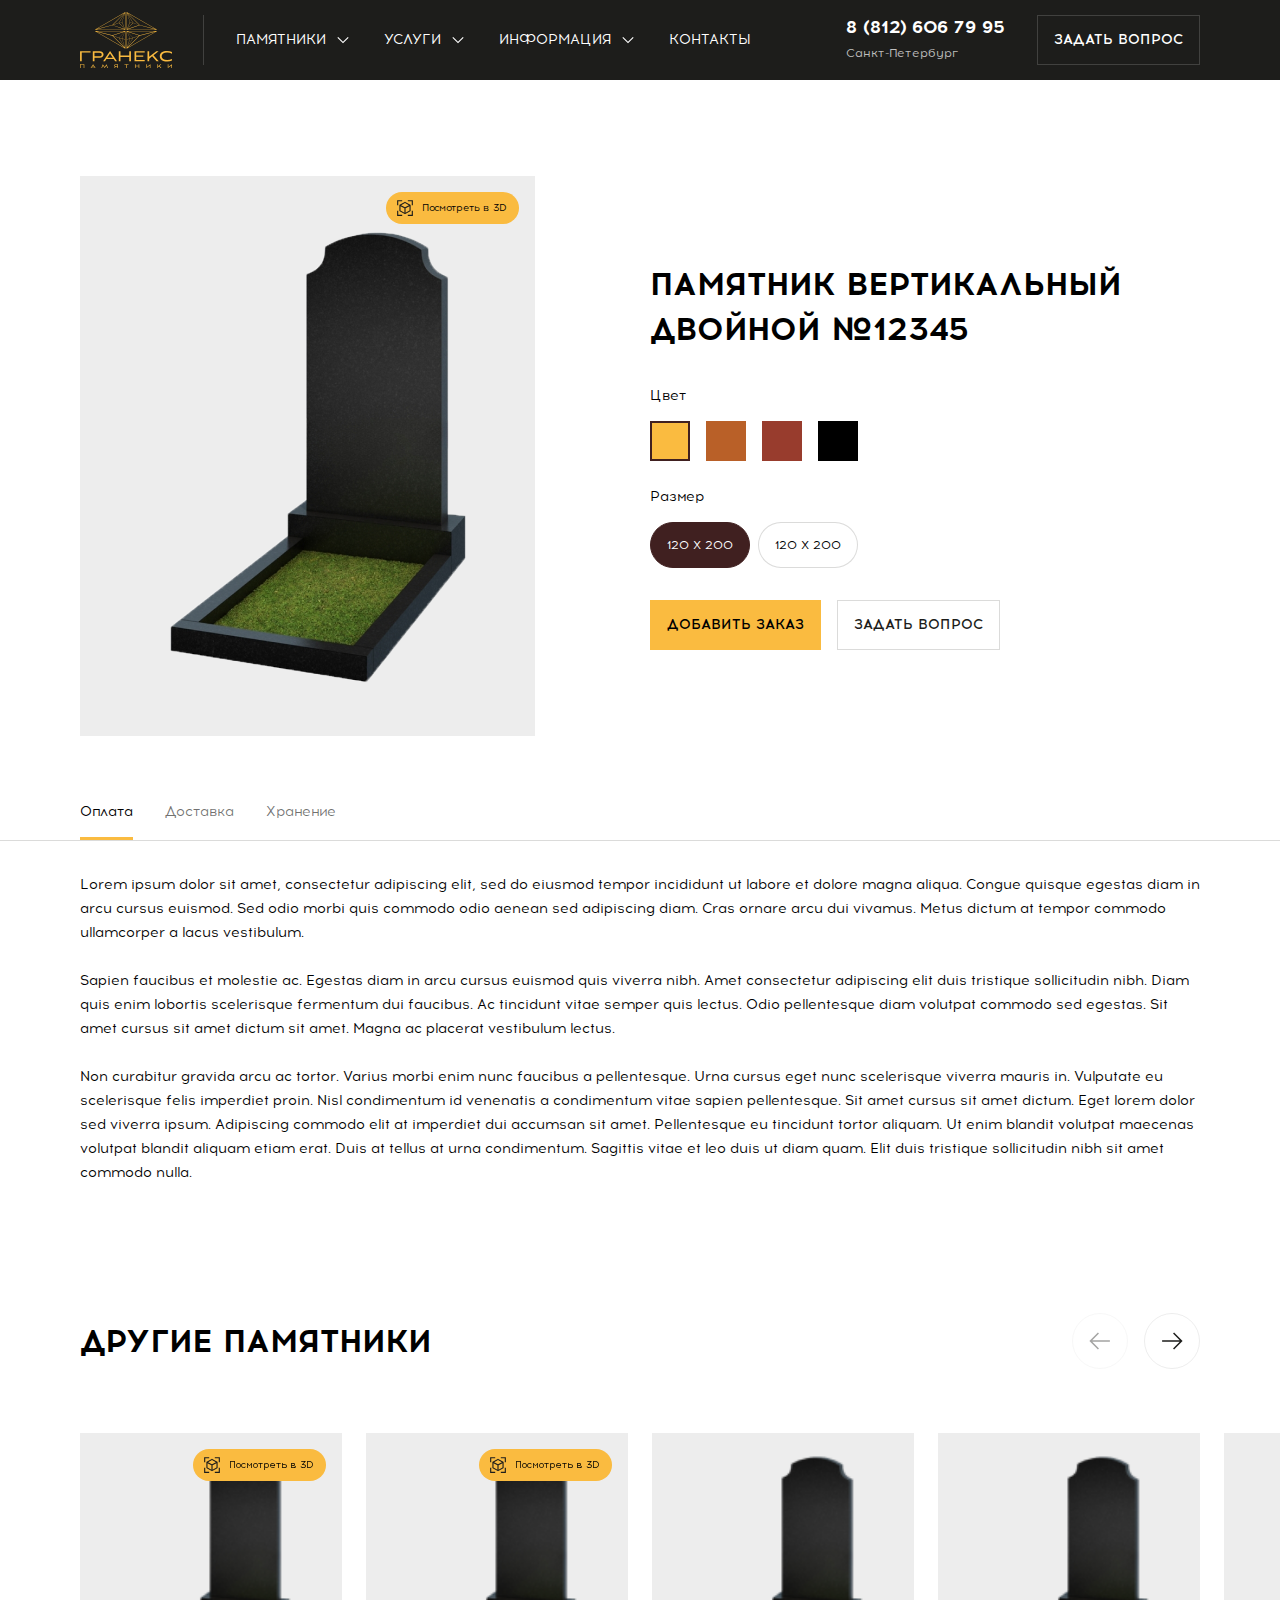
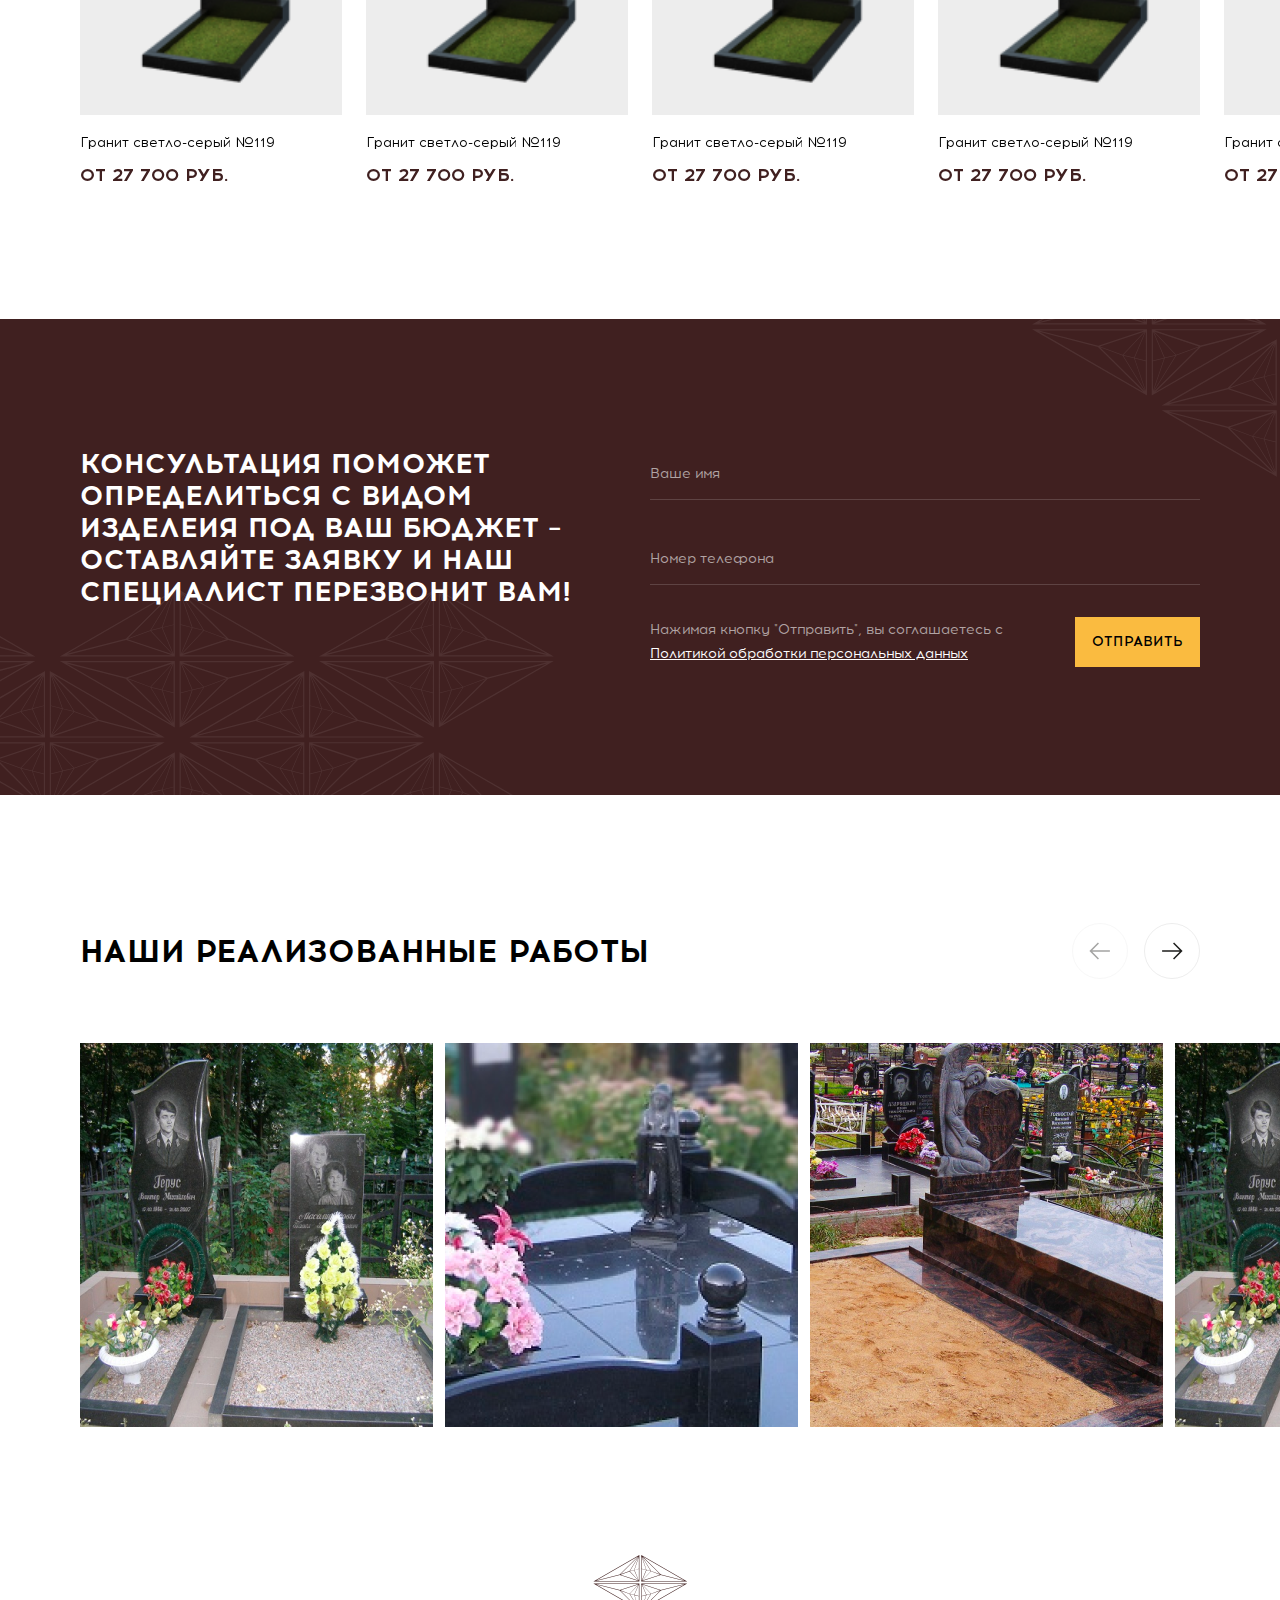
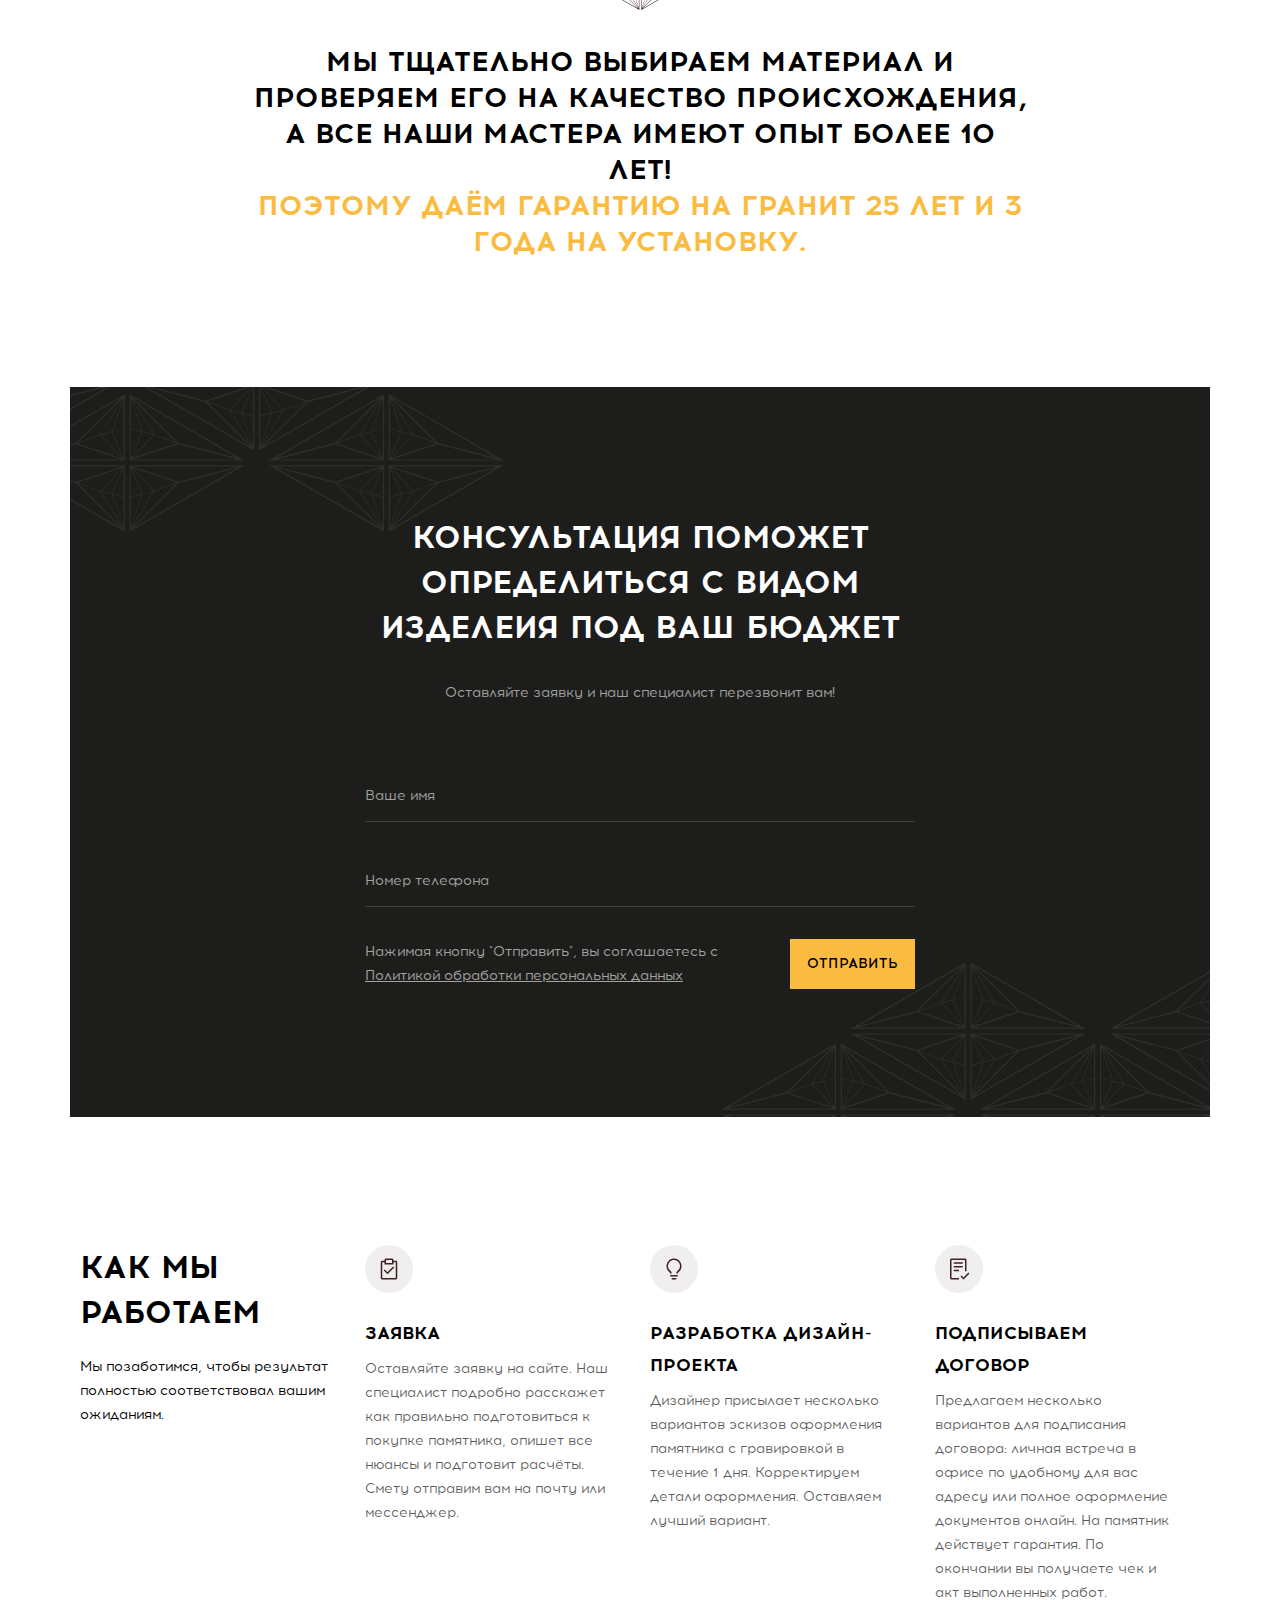
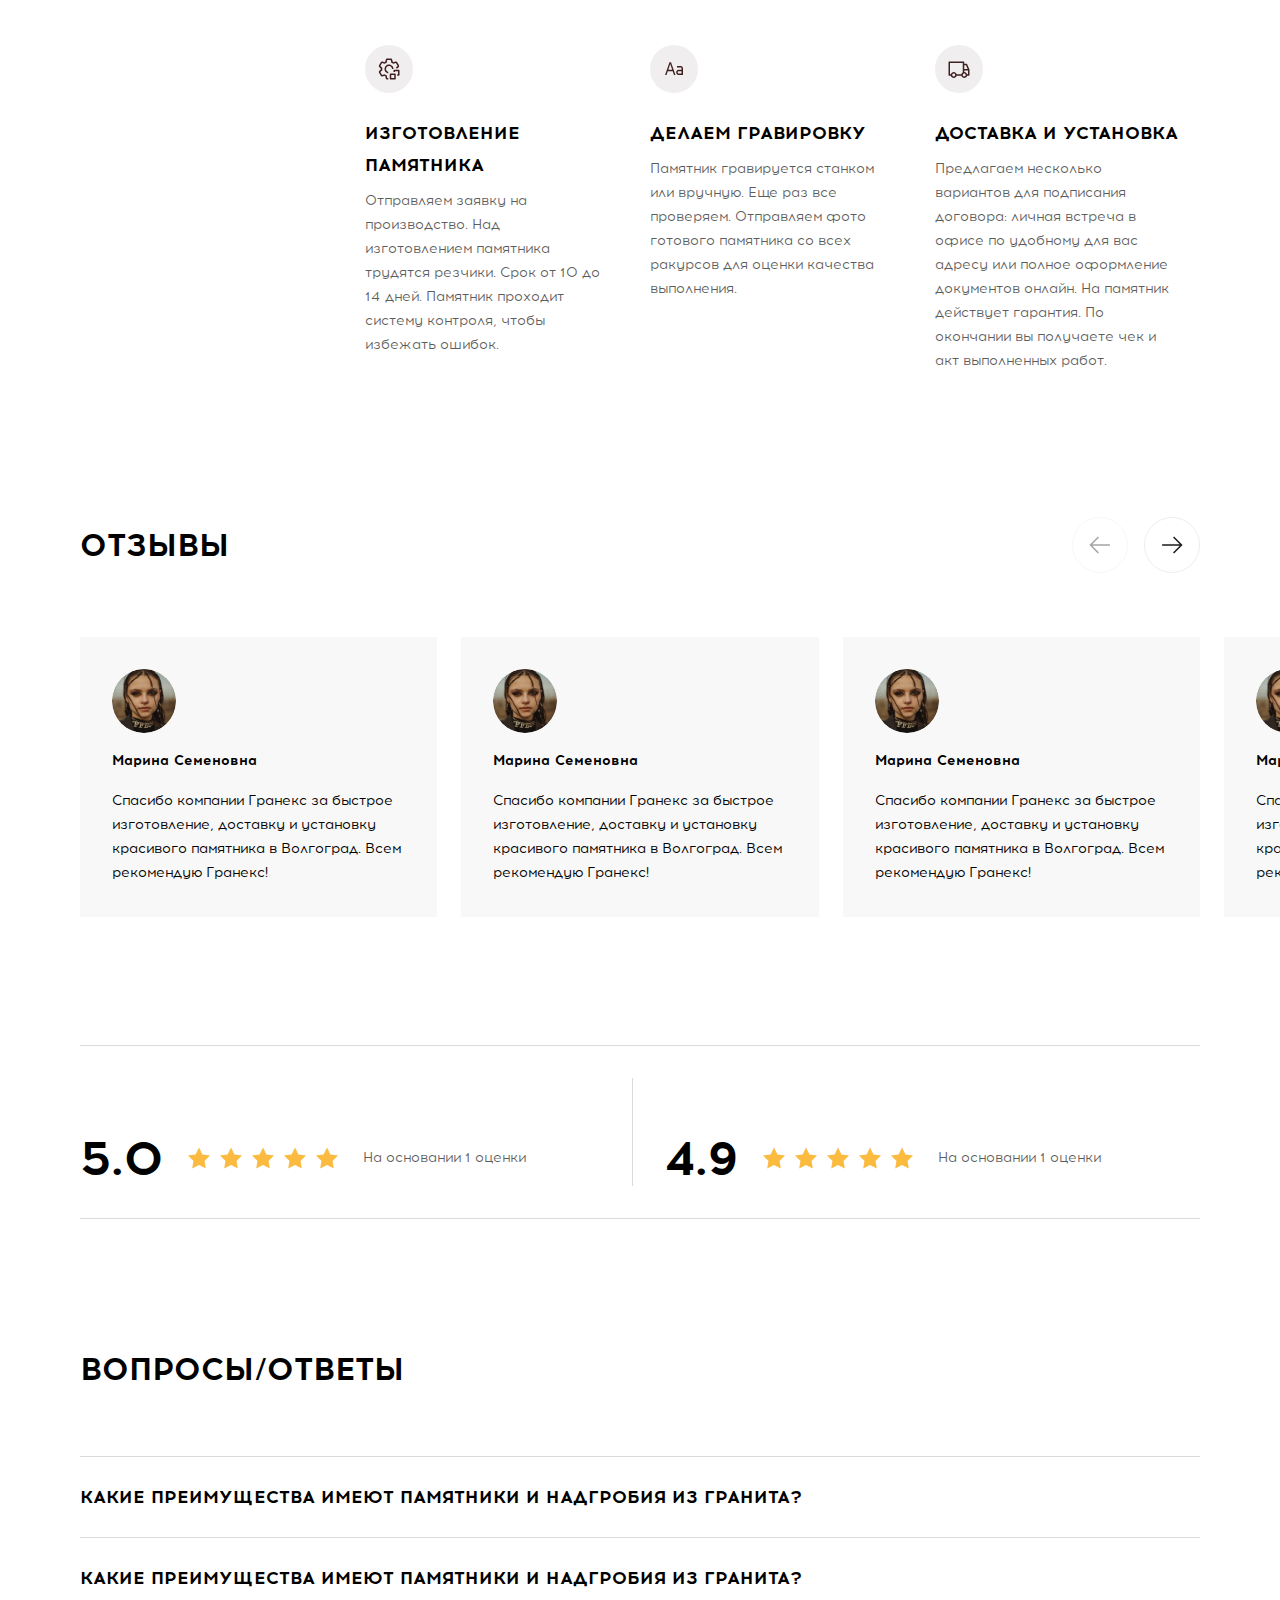
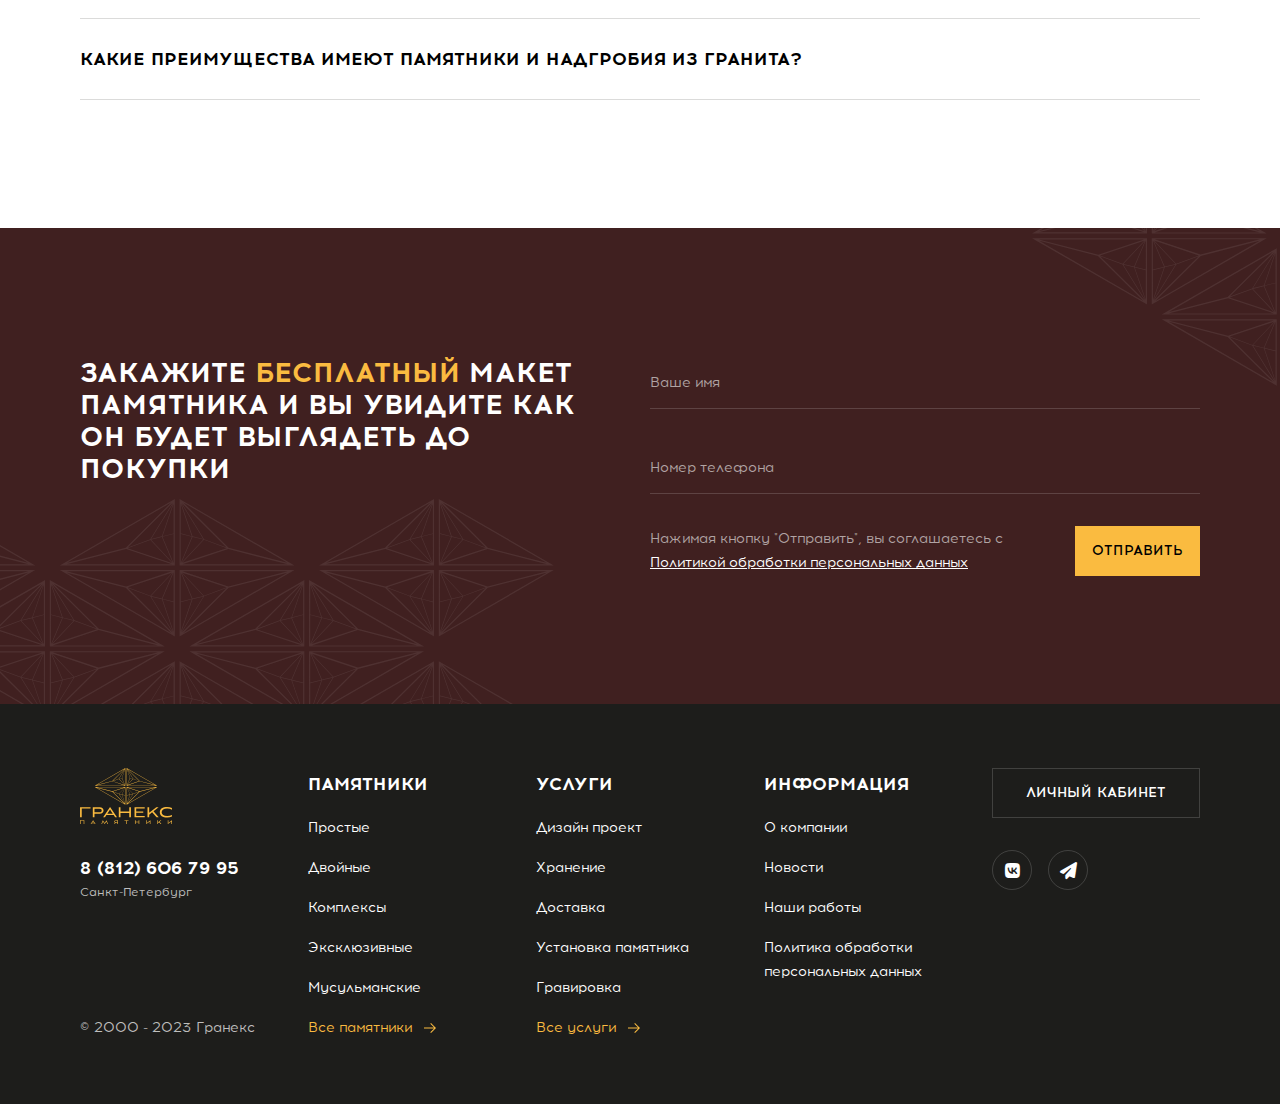
<file: product.html>
<!DOCTYPE html>
<html>

<head>

	<meta charset="utf-8">
	<!-- <base href="/"> -->

	<title>Simple Starter</title>
	<meta name="description" content="Simple Starter Description">

	<meta name="viewport"
		content="width=device-width, initial-scale=1.0, minimum-scale=1.0, maximum-scale=1.0, user-scalable=no">

	<link rel="icon" href="images/favicon.png">
	<meta property="og:image" content="images/preview.jpg">

	<link rel="stylesheet" href="libs/bootstrap/css/bootstrap-reboot.min.css">
	<link rel="stylesheet" href="libs/bootstrap/css/bootstrap-grid.min.css">
	<link rel="stylesheet" href="libs/components-font-awesome/css/all.min.css">
	<link rel="stylesheet" href="libs/swiper/swiper-bundle.min.css">
	<link rel="stylesheet" href="libs/fancybox/fancybox.min.css">
	<link rel="stylesheet" href="css/main.css">
	<link rel="stylesheet" href="css/media.css">

	<script src="libs/jquery/jquery-3.6.0.min.js" defer></script>
	<script src="libs/swiper/swiper-bundle.min.js" defer></script>
	<script src="libs/fancybox/fancybox.umd.js" defer></script>
	<script src="js/common.js" defer></script>

</head>

<body>

	<main>
		<header>
			<div class="container header-inner">
				<div class="row">
					<div class="col-12">
						<div class="h_widgets d-flex align-items-center">
							<div class="h_widget d-flex align-items-center">
								<a href="/" class="logo">
									<img src="images/logo.svg" alt="Гранекс">
								</a>
								<div class="nav-container">
									<nav class="main_nav">
										<ul>
											<li class="menu-item-has-children ">
												<a href="#monuments" class="toggle-hover">Памятники</a>
											</li>
											<li class="menu-item-has-children">
												<a href="#services" class="toggle-hover">Услуги</a>
											</li>
											<li class="menu-item-has-children">
												<a href="#info" class="toggle-hover">Информация</a>
												<ul class="sub-menu">
													<li><a href="#">О нас</a></li>
													<li><a href="#">Наши работы</a></li>
													<li><a href="#">Вопросы - ответы</a></li>
												</ul>
											</li>
											<li>
												<a href="#">Контакты</a>
											</li>
										</ul>
										<div class="h-widget d-flex d-lg-none flex-column">
											<div class="h_widgets_contact">
												<a href="tel:">8 (812) 606 79 95</a>
												<div>Санкт-Петербург</div>
											</div>
											<a href="" class="btn btn-transparent contact">Задать вопрос</a>
										</div>
									</nav>
								</div>
							</div>
							<div class="h-widget d-none align-items-center d-lg-flex">
								<div class="h_widgets_contact">
									<a href="tel:">8 (812) 606 79 95</a>
									<div>Санкт-Петербург</div>
								</div>
								<a href="" class="btn btn-transparent contact">Задать вопрос</a>
							</div>
							<div class="h-widget d-block d-lg-none">
								<div class="toggle-button">
									<span></span>
								</div>
							</div>
						</div>
					</div>
				</div>
			</div>
		</header>
		<aside class="hero_mnu" id="monuments">
			<div class="container">
				<div class="back-btn"><i class="fa-solid fa-arrow-left-long"></i>Назад</div>
				<a class="hero_mnu_item" href="#">
					<div class="hero_mnu_item_back">
						<img src="images/monument.png" alt="Простые памятники">
					</div>
					<div>Простые</div>
				</a>
				<a class="hero_mnu_item" href="#">
					<div class="hero_mnu_item_back">
						<img src="images/monument.png" alt="Простые памятники">
					</div>
					<div>Фигурные</div>
				</a>
				<a class="hero_mnu_item" href="#">
					<div class="hero_mnu_item_back">
						<img src="images/monument.png" alt="Простые памятники">
					</div>
					<div>Вертикальные</div>
				</a>
				<a class="hero_mnu_item" href="#">
					<div class="hero_mnu_item_back">
						<img src="images/monument.png" alt="Простые памятники">
					</div>
					<div>Комплексы</div>
				</a>
				<a class="hero_mnu_item" href="#">
					<div class="hero_mnu_item_back">
						<img src="images/monument.png" alt="Простые памятники">
					</div>
					<div>Двойные</div>
				</a>
				<a class="hero_mnu_item" href="#">
					<div class="hero_mnu_item_back">
						<img src="images/monument.png" alt="Простые памятники">
					</div>
					<div>Горизонтальные</div>
				</a>
				<a class="hero_mnu_item" href="#">
					<div class="hero_mnu_item_back">
						<img src="images/monument.png" alt="Простые памятники">
					</div>
					<div>Эксклюзивные</div>
				</a>
				<a class="hero_mnu_item" href="#">
					<div class="hero_mnu_item_back">
						<img src="images/monument.png" alt="Простые памятники">
					</div>
					<div>Мусульманские</div>
				</a>
				<a class="hero_mnu_item" href="#">
					<div class="hero_mnu_item_back">
						<img src="images/monument.png" alt="Простые памятники">
					</div>
					<div>Православные</div>
				</a>
			</div>
		</aside>
		<aside class="hero_mnu" id="services">
			<div class="container">
				<div class="back-btn"><i class="fa-solid fa-arrow-left-long"></i>Назад</div>
				<a class="hero_mnu_item" href="#">
					<div class="hero_mnu_item_back">
						<img src="images/service.jpg" alt="Простые памятники">
					</div>
					<div>Дизайн-проект 3D и макеты 2D</div>
				</a>
				<a class="hero_mnu_item" href="#">
					<div class="hero_mnu_item_back">
						<img src="images/service.jpg" alt="Простые памятники">
					</div>
					<div>Хранение до востребования</div>
				</a>
				<a class="hero_mnu_item" href="#">
					<div class="hero_mnu_item_back">
						<img src="images/service.jpg" alt="Простые памятники">
					</div>
					<div>Доставка</div>
				</a>
				<a class="hero_mnu_item" href="#">
					<div class="hero_mnu_item_back">
						<img src="images/service.jpg" alt="Простые памятники">
					</div>
					<div>Установка памятника</div>
				</a>
				<a class="hero_mnu_item" href="#">
					<div class="hero_mnu_item_back">
						<img src="images/service.jpg" alt="Простые памятники">
					</div>
					<div>Гравировка</div>
				</a>
			</div>
		</aside>

		<div class="page-content">
			<div class="container">
				<div class="row align-items-center">
					<div class="col-xl-5 col-lg-6">
						<div class="product_image_outer">
							<a href="#" class="watch-3d">Посмотреть в 3D</a>
							<a href="images/product.png"  data-fancybox="gallery" class="product_image">
								<img src="images/product.png" loading="lazy">
							</a>
						</div>
					</div>
					<div class="col-xl-6 offset-lg-1 col-lg-5">
						<div class="product_meta">
							<h1 class="section-title two">памятник вертикальный двойной №12345</h1>
							<div class="choice-group">
								<p>Цвет</p>
								<div class="d-flex colors">
									<div class="color yellow active"></div>
									<div class="color orange"></div>
									<div class="color red"></div>
									<div class="color black"></div>
								</div>
							</div>
							<div class="choice-group">
								<p>Размер</p>
								<div class="d-flex align-items-center sizes">
									<div class="size active">120 X 200</div>
									<div class="size">120 X 200</div>
								</div>
							</div>
							<div class="product-buy d-flex flex-sm-row flex-column">
								<a href="#" class="btn">Добавить заказ</a>
								<a href="#" class="btn btn-white">Задать вопрос</a>
							</div>
						</div>
					</div>
				</div>
			</div>
			<div class="page_filters">
				<div class="container">
					<div class="row justify-content-between align-items-center">
						<div class="col-lg-12">
							<div class="page_filters_list d-flex">
									<a href="#tab1" class="active">Оплата</a>
									<a href="#tab2">Доставка</a>
									<a href="#tab3">Хранение</a>
							</div>
						</div>
					</div>
				</div>
			</div>
			<div class="container">
				<div class="row">
					<div class="col-12">
						<div class="page_filters_content">
							<div class="page_filters_content_item active" id="tab1">
								<p>Lorem ipsum dolor sit amet, consectetur adipiscing elit, sed do eiusmod tempor incididunt ut labore et dolore magna aliqua. Congue quisque egestas diam in arcu cursus euismod. Sed odio morbi quis commodo odio aenean sed adipiscing diam. Cras ornare arcu dui vivamus. Metus dictum at tempor commodo ullamcorper a lacus vestibulum.</p>
								<p>Sapien faucibus et molestie ac. Egestas diam in arcu cursus euismod quis viverra nibh. Amet consectetur adipiscing elit duis tristique sollicitudin nibh. Diam quis enim lobortis scelerisque fermentum dui faucibus. Ac tincidunt vitae semper quis lectus. Odio pellentesque diam volutpat commodo sed egestas. Sit amet cursus sit amet dictum sit amet. Magna ac placerat vestibulum lectus.</p>
								<p>Non curabitur gravida arcu ac tortor. Varius morbi enim nunc faucibus a pellentesque. Urna cursus eget nunc scelerisque viverra mauris in. Vulputate eu scelerisque felis imperdiet proin. Nisl condimentum id venenatis a condimentum vitae sapien pellentesque. Sit amet cursus sit amet dictum. Eget lorem dolor sed viverra ipsum. Adipiscing commodo elit at imperdiet dui accumsan sit amet. Pellentesque eu tincidunt tortor aliquam. Ut enim blandit volutpat maecenas volutpat blandit aliquam etiam erat. Duis at tellus at urna condimentum. Sagittis vitae et leo duis ut diam quam. Elit duis tristique sollicitudin nibh sit amet commodo nulla.</p>
							</div>
							<div class="page_filters_content_item" id="tab2">
							
								<p>Sapien faucibus et molestie ac. Egestas diam in arcu cursus euismod quis viverra nibh. Amet consectetur adipiscing elit duis tristique sollicitudin nibh. Diam quis enim lobortis scelerisque fermentum dui faucibus. Ac tincidunt vitae semper quis lectus. Odio pellentesque diam volutpat commodo sed egestas. Sit amet cursus sit amet dictum sit amet. Magna ac placerat vestibulum lectus.</p>
								
							</div>
							<div class="page_filters_content_item" id="tab3">
							
								<p>Non curabitur gravida arcu ac tortor. Varius morbi enim nunc faucibus a pellentesque. Urna cursus eget nunc scelerisque viverra mauris in. Vulputate eu scelerisque felis imperdiet proin. Nisl condimentum id venenatis a condimentum vitae sapien pellentesque. Sit amet cursus sit amet dictum. Eget lorem dolor sed viverra ipsum. Adipiscing commodo elit at imperdiet dui accumsan sit amet. Pellentesque eu tincidunt tortor aliquam. Ut enim blandit volutpat maecenas volutpat blandit aliquam etiam erat. Duis at tellus at urna condimentum. Sagittis vitae et leo duis ut diam quam. Elit duis tristique sollicitudin nibh sit amet commodo nulla.</p>
							</div>
						</div>
					</div>
				</div>
			</div>
		</div>
		<section class="pt-0">
			<div class="container">
				<div class="row d-lg-flex justify-content-center align-items-center">
					<div class="col-12 col-lg-7">
						<h2 class="section-title">Другие памятники</h2>
					</div>
					<div class="col">
						<div class="slider_nav d-none d-lg-flex justify-content-end align-items-center">
							<div class="prev_btn">
								<img src="images/arrow-up-left.svg" alt="">
							</div>
							<div class="next_btn">
								<img src="images/arrow-up-right.svg" alt="">
							</div>
						</div>
					</div>
				</div>
				<div class="row">
					<div class="col-12">
						<div class="certificates_slider">
							<div class="swiper-wrapper">
								<div class="swiper-slide">
									<div class="catalog_card">
										<a href="#" class="catalog_card_inner">
											<div class="catalog_card_outer">
												<img src="images/monument.png" loading="lazy">
											</div>
											<p>Гранит светло-серый №119</p>
											<div class="four">от 27 700 руб.</div>
										</a>
										<a href="#" class="watch-3d">Посмотреть в 3D</a>
									</div>
								</div>
								<div class="swiper-slide">
									<div class="catalog_card">
										<a href="#" class="catalog_card_inner">
											<div class="catalog_card_outer">
												<img src="images/monument.png" loading="lazy">
											</div>
											<p>Гранит светло-серый №119</p>
											<div class="four">от 27 700 руб.</div>
										</a>
										<a href="#" class="watch-3d">Посмотреть в 3D</a>
									</div>
								</div>
								<div class="swiper-slide">
									<div class="catalog_card">
										<a href="#" class="catalog_card_inner">
											<div class="catalog_card_outer">
												<img src="images/monument.png" loading="lazy">
											</div>
											<p>Гранит светло-серый №119</p>
											<div class="four">от 27 700 руб.</div>
										</a>
									</div>
								</div>
								<div class="swiper-slide">
									<div class="catalog_card">
										<a href="#" class="catalog_card_inner">
											<div class="catalog_card_outer">
												<img src="images/monument.png" loading="lazy">
											</div>
											<p>Гранит светло-серый №119</p>
											<div class="four">от 27 700 руб.</div>
										</a>
									</div>
								</div>
								<div class="swiper-slide">
									<div class="catalog_card">
										<a href="#" class="catalog_card_inner">
											<div class="catalog_card_outer">
												<img src="images/monument.png" loading="lazy">
											</div>
											<p>Гранит светло-серый №119</p>
											<div class="four">от 27 700 руб.</div>
										</a>
									</div>
								</div>
							</div>
						</div>
					</div>
				</div>
			</div>
		</section>
		<section class="bg-accent bg-before bg-after">
			<div class="container">
				<div class="row gy-4">
					<div class="col-lg-6">
						<h3 class="section-title-alt white lg-pr-20">Консультация поможет определиться с видом изделеия под ваш
							бюджет – оставляйте заявку и наш специалист перезвонит вам!</h3>
					</div>
					<div class="col-lg-6">
						<form class="form">
							<div class="form-group">
								<input type="text" id="fname" name="fname" required placeholder="Ваше имя">
								<label for="fname">Ваше имя</label>
							</div>
							<div class="form-group">
								<input type="text" id="phone" name="phone" required placeholder="Номер телефона">
								<label for="phone">Номер телефона</label>
							</div>
							<div
								class="d-flex justify-content-lg-between flex-lg-row flex-lg-row flex-column-reverse align-items-lg-center">
								<p class="white mb-0">Нажимая кнопку "Отправить", вы соглашаетесь с <a href="/privacy-policy"
										target="_blank">Политикой обработки персональных данных</a></p>
								<button type="submit" class="btn">Отправить</button>
							</div>
						</form>
					</div>
				</div>
			</div>
		</section>
		<section>
			<div class="container">
				<div class="row d-lg-flex justify-content-center align-items-center">
					<div class="col-12 col-lg-10">
						<h2 class="section-title">Наши реализованные работы</h2>
					</div>
					<div class="col">
						<div class="slider_nav d-none d-lg-flex justify-content-end align-items-center">
							<div class="prev_btn">
								<img src="images/arrow-up-left.svg" alt="">
							</div>
							<div class="next_btn">
								<img src="images/arrow-up-right.svg" alt="">
							</div>
						</div>
					</div>
				</div>
				<div class="row">
					<div class="categories_slider">
						<div class="swiper-wrapper">
							<div class="swiper-slide">
								<a href="images/project1.png" class="project_slide" data-fancybox="gallery">
									<img src="images/project1.png" alt="">
								</a>
							</div>
							<div class="swiper-slide">
								<a href="images/project2.png" class="project_slide" data-fancybox="gallery">
									<img src="images/project2.png" alt="">
								</a>
							</div>
							<div class="swiper-slide">
								<a href="images/project3.png" class="project_slide" data-fancybox="gallery">
									<img src="images/project3.png" alt="">
								</a>
							</div>
							<div class="swiper-slide">
								<a href="images/project1.png" class="project_slide" data-fancybox="gallery">
									<img src="images/project1.png" alt="">
								</a>
							</div>
						</div>
					</div>
				</div>
			</div>
		</section>
		<section class="pt-0">
			<div class="container">
				<div class="row justify-content-center align-items-center">
					<div class="col-lg-9 text-center">
						<h3 class="section-title-alt quote">Мы тщательно выбираем материал и проверяем его на качество
							происхождения, а все наши мастера имеют опыт более 10 лет!
							<br><span>Поэтому даём гарантию на гранит 25 лет и 3 года на установку.</span>
						</h3>
					</div>
				</div>
			</div>
		</section>
		<section class="p-0">
			<div class="container bg-dark alt-before">
				<div class="row justify-content-center">
					<div class="col-xl-6 col-lg-9">
						<form class="form alt-form padding">
							<div class="text-center md-text-left white">
								<h2 class="section-title">Консультация поможет определиться с видом изделеия под ваш бюджет</h2>
								<p>Оставляйте заявку и наш специалист перезвонит вам!</p>
							</div>
							<div class="form-group">
								<input type="text" name="fname" id="fname2" required placeholder="Ваше имя">
								<label for="fname2">Ваше имя</label>
							</div>
							<div class="form-group">
								<input type="text" class="phone" name="phone" id="phone2" required placeholder="Номер телефона">
								<label for="phone2">Номер телефона</label>
							</div>
							<div
								class="d-flex justify-content-lg-between flex-lg-row flex-lg-row flex-column-reverse align-items-lg-center">
								<p class="white mb-0">Нажимая кнопку "Отправить", вы соглашаетесь с <a href="/privacy-policy"
										target="_blank">Политикой обработки персональных данных</a></p>
								<button type="submit" class="btn">Отправить</button>
							</div>
						</form>
					</div>
				</div>
			</div>
		</section>
		<section>
			<div class="container">
				<div class="row gy-4">
					<div class="col-lg-3">
						<h2 class="section-title mb-sm-16 mb-20">Как мы работаем</h2>
						<p class="small-text">Мы позаботимся, чтобы результат полностью соответствовал вашим ожиданиям.</p>
					</div>
					<div class="col-lg-9">
						<div class="row gy-4 "><!-- line-columns -->
							<div class="col-lg-4">
								<div class="service_card">
									<div class="service_card_icon">
										<svg xmlns="http://www.w3.org/2000/svg" width="24" height="24" viewBox="0 0 24 24" fill="none">
											<g clip-path="url(#clip0_283_5865)">
												<path
													d="M10.5 15.1351L7.8075 12.4426L6.75 13.5001L10.5 17.2501L17.25 10.5001L16.1925 9.43506L10.5 15.1351Z"
													fill="#402020" />
												<path
													d="M18.75 3.75H16.5V3C16.5 2.60218 16.342 2.22064 16.0607 1.93934C15.7794 1.65804 15.3978 1.5 15 1.5H9C8.60218 1.5 8.22064 1.65804 7.93934 1.93934C7.65804 2.22064 7.5 2.60218 7.5 3V3.75H5.25C4.85218 3.75 4.47064 3.90804 4.18934 4.18934C3.90804 4.47064 3.75 4.85218 3.75 5.25V21C3.75 21.3978 3.90804 21.7794 4.18934 22.0607C4.47064 22.342 4.85218 22.5 5.25 22.5H18.75C19.1478 22.5 19.5294 22.342 19.8107 22.0607C20.092 21.7794 20.25 21.3978 20.25 21V5.25C20.25 4.85218 20.092 4.47064 19.8107 4.18934C19.5294 3.90804 19.1478 3.75 18.75 3.75ZM9 3H15V6H9V3ZM18.75 21H5.25V5.25H7.5V7.5H16.5V5.25H18.75V21Z"
													fill="#402020" />
											</g>
											<defs>
												<clipPath id="clip0_283_5865">
													<rect width="24" height="24" fill="#402020" />
												</clipPath>
											</defs>
										</svg>
									</div>
									<h4>Заявка</h4>
									<p>Оставляйте заявку на сайте. Наш специалист подробно расскажет как правильно подготовиться к покупке
										памятника, опишет все нюансы и подготовит расчёты. Смету отправим вам на почту или мессенджер.</p>
								</div>
							</div>
							<div class="col-lg-4">
								<div class="service_card">
									<div class="service_card_icon">
										<svg xmlns="http://www.w3.org/2000/svg" width="24" height="24" viewBox="0 0 24 24" fill="none">
											<g clip-path="url(#clip0_283_5881)">
												<path d="M15.75 18H8.25V19.5H15.75V18Z" fill="#402020" />
												<path d="M14.25 21H9.75V22.5H14.25V21Z" fill="#402020" />
												<path
													d="M12 1.5C10.0109 1.5 8.10323 2.29018 6.6967 3.6967C5.29018 5.10322 4.5 7.01088 4.5 9C4.44928 10.09 4.65808 11.1765 5.10923 12.17C5.56037 13.1636 6.24096 14.0358 7.095 14.715C7.845 15.4125 8.25 15.81 8.25 16.5H9.75C9.75 15.12 8.9175 14.3475 8.1075 13.605C7.40652 13.0682 6.84786 12.3677 6.48044 11.5649C6.11302 10.7621 5.94806 9.88138 6 9C6 7.4087 6.63214 5.88258 7.75736 4.75736C8.88258 3.63214 10.4087 3 12 3C13.5913 3 15.1174 3.63214 16.2426 4.75736C17.3679 5.88258 18 7.4087 18 9C18.0511 9.88203 17.885 10.7631 17.5162 11.566C17.1475 12.3689 16.5874 13.069 15.885 13.605C15.0825 14.355 14.25 15.105 14.25 16.5H15.75C15.75 15.81 16.1475 15.4125 16.905 14.7075C17.7585 14.0295 18.4387 13.1585 18.8899 12.1663C19.341 11.174 19.5501 10.0888 19.5 9C19.5 8.01509 19.306 7.03982 18.9291 6.12987C18.5522 5.21993 17.9997 4.39314 17.3033 3.6967C16.6069 3.00026 15.7801 2.44781 14.8701 2.0709C13.9602 1.69399 12.9849 1.5 12 1.5Z"
													fill="#402020" />
											</g>
											<defs>
												<clipPath id="clip0_283_5881">
													<rect width="24" height="24" fill="#402020" />
												</clipPath>
											</defs>
										</svg>
									</div>
									<h4>Разработка дизайн-проекта</h4>
									<p>Дизайнер присылает несколько вариантов эскизов оформления памятника с гравировкой в течение 1 дня.
										Корректируем детали оформления. Оставляем лучший вариант.</p>
								</div>
							</div>
							<div class="col-lg-4">
								<div class="service_card">
									<div class="service_card_icon">
										<svg xmlns="http://www.w3.org/2000/svg" width="24" height="24" viewBox="0 0 24 24" fill="none">
											<g clip-path="url(#clip0_283_5843)">
												<path
													d="M16.5 20.3847L14.5575 18.4423L13.5 19.4999L16.5 22.4999L22.5 16.4999L21.4424 15.4424L16.5 20.3847Z"
													fill="#402020" />
												<path d="M12 12.75H6.75V14.25H12V12.75Z" fill="#402020" />
												<path d="M15.75 9H6.75V10.5H15.75V9Z" fill="#402020" />
												<path d="M15.75 5.25H6.75V6.75H15.75V5.25Z" fill="#402020" />
												<path
													d="M12 22.5H4.5C3.67275 22.5 3 21.8271 3 21V3C3 2.1729 3.67275 1.5 4.5 1.5H18C18.8273 1.5 19.5 2.1729 19.5 3V14.25H18V3H4.5V21H12V22.5Z"
													fill="#402020" />
											</g>
											<defs>
												<clipPath id="clip0_283_5843">
													<rect width="24" height="24" fill="white" />
												</clipPath>
											</defs>
										</svg>
									</div>
									<h4>Подписываем договор</h4>
									<p>Предлагаем несколько вариантов для подписания договора: личная встреча в офисе по удобному для вас
										адресу или полное оформление документов онлайн. На памятник действует гарантия. По окончании вы
										получаете чек и акт выполненных работ.</p>
								</div>
							</div>
							<div class="col-lg-4">
								<div class="service_card">
									<div class="service_card_icon">
										<svg xmlns="http://www.w3.org/2000/svg" width="24" height="24" viewBox="0 0 24 24" fill="none">
											<g clip-path="url(#clip0_283_5819)">
												<path
													d="M21.75 18.75H20.25V17.25H21V14.25H18V15H16.5V13.5C16.5 13.3011 16.579 13.1103 16.7197 12.9697C16.8603 12.829 17.0511 12.75 17.25 12.75H21.75C21.9489 12.75 22.1397 12.829 22.2803 12.9697C22.421 13.1103 22.5 13.3011 22.5 13.5V18C22.5 18.1989 22.421 18.3897 22.2803 18.5303C22.1397 18.671 21.9489 18.75 21.75 18.75Z"
													fill="#402020" />
												<path
													d="M18 22.5H13.5C13.3011 22.5 13.1103 22.421 12.9697 22.2803C12.829 22.1397 12.75 21.9489 12.75 21.75V17.25C12.75 17.0511 12.829 16.8603 12.9697 16.7197C13.1103 16.579 13.3011 16.5 13.5 16.5H18C18.1989 16.5 18.3897 16.579 18.5303 16.7197C18.671 16.8603 18.75 17.0511 18.75 17.25V21.75C18.75 21.9489 18.671 22.1397 18.5303 22.2803C18.3897 22.421 18.1989 22.5 18 22.5ZM14.25 21H17.25V18H14.25V21Z"
													fill="#402020" />
												<path
													d="M11.25 14.8936C10.708 14.7524 10.2164 14.4621 9.8311 14.0555C9.44581 13.649 9.18223 13.1425 9.07031 12.5937C8.95838 12.0449 9.0026 11.4757 9.19793 10.9508C9.39326 10.4258 9.73188 9.96616 10.1753 9.624C10.6188 9.28184 11.1493 9.07089 11.7066 9.0151C12.264 8.95931 12.8258 9.06092 13.3282 9.30839C13.8307 9.55587 14.2537 9.93928 14.5492 10.4151C14.8448 10.8909 15.0009 11.4401 15 12.0002H16.5C16.5009 11.142 16.2563 10.3015 15.7953 9.57776C15.3342 8.85401 14.6758 8.27718 13.8977 7.9153C13.1195 7.55342 12.2542 7.42157 11.4036 7.5353C10.553 7.64904 9.75271 8.00361 9.097 8.5572C8.4413 9.1108 7.95757 9.84035 7.70283 10.6598C7.4481 11.4793 7.43299 12.3545 7.65928 13.1823C7.88558 14.01 8.34384 14.7559 8.98005 15.3318C9.61625 15.9077 10.4039 16.2896 11.25 16.4327V14.8936Z"
													fill="#402020" />
												<path
													d="M21.6674 10.1625L19.9349 11.685L18.8699 10.62L20.6774 9.03L18.9074 5.97L16.3274 6.84C15.7231 6.33696 15.0386 5.93892 14.3024 5.6625L13.7699 3H10.2299L9.69742 5.6625C8.95538 5.9312 8.26713 6.32993 7.66492 6.84L5.09242 5.97L3.32242 9.03L5.36242 10.8225C5.22366 11.5988 5.22366 12.3937 5.36242 13.17L3.32242 14.97L5.09242 18.03L7.67242 17.16C8.27678 17.663 8.96129 18.0611 9.69742 18.3375L10.2299 21H11.2499V22.5H10.2299C9.8831 22.4996 9.54712 22.3791 9.27912 22.159C9.01112 21.9388 8.82765 21.6326 8.75992 21.2925L8.37742 19.4025C8.03787 19.2369 7.70965 19.049 7.39492 18.84L5.57242 19.455C5.41745 19.5054 5.2554 19.5308 5.09242 19.53C4.82897 19.5318 4.5698 19.4633 4.34171 19.3314C4.11361 19.1996 3.92485 19.0092 3.79492 18.78L2.02492 15.72C1.84987 15.4193 1.78481 15.067 1.84091 14.7236C1.89701 14.3801 2.07077 14.0669 2.33242 13.8375L3.77242 12.5775C3.75742 12.3825 3.74992 12.195 3.74992 12C3.74992 11.805 3.76492 11.6175 3.77992 11.43L2.33242 10.1625C2.07077 9.93309 1.89701 9.61985 1.84091 9.27642C1.78481 8.93299 1.84987 8.58074 2.02492 8.28L3.79492 5.22C3.92485 4.9908 4.11361 4.80044 4.34171 4.66859C4.5698 4.53675 4.82897 4.46819 5.09242 4.47C5.2554 4.46925 5.41745 4.49457 5.57242 4.545L7.38742 5.16C7.70472 4.95098 8.03544 4.76307 8.37742 4.5975L8.75992 2.7075C8.82765 2.36735 9.01112 2.06117 9.27912 1.84103C9.54712 1.62089 9.8831 1.50038 10.2299 1.5H13.7699C14.1167 1.50038 14.4527 1.62089 14.7207 1.84103C14.9887 2.06117 15.1722 2.36735 15.2399 2.7075L15.6224 4.5975C15.962 4.76311 16.2902 4.95102 16.6049 5.16L18.4274 4.545C18.5824 4.49457 18.7444 4.46925 18.9074 4.47C19.1709 4.46819 19.43 4.53675 19.6581 4.66859C19.8862 4.80044 20.075 4.9908 20.2049 5.22L21.9749 8.28C22.15 8.58074 22.215 8.93299 22.1589 9.27642C22.1028 9.61985 21.9291 9.93309 21.6674 10.1625Z"
													fill="#402020" />
											</g>
											<defs>
												<clipPath id="clip0_283_5819">
													<rect width="24" height="24" fill="white" />
												</clipPath>
											</defs>
										</svg>
									</div>
									<h4>Изготовление памятника</h4>
									<p>Отправляем заявку на производство. Над изготовлением памятника трудятся резчики. Срок от 10 до 14
										дней. Памятник проходит систему контроля, чтобы избежать ошибок.</p>
								</div>
							</div>
							<div class="col-lg-4">
								<div class="service_card">
									<div class="service_card_icon">
										<svg xmlns="http://www.w3.org/2000/svg" width="24" height="24" viewBox="0 0 24 24" fill="none">
											<g clip-path="url(#clip0_283_5836)">
												<path
													d="M18.75 9H15V10.5H18.75C18.9489 10.5002 19.1395 10.5792 19.2802 10.7198C19.4208 10.8605 19.4998 11.0511 19.5 11.25V12.75H16.5C15.9035 12.7507 15.3315 12.9879 14.9097 13.4097C14.4879 13.8315 14.2507 14.4035 14.25 15V15.75C14.2507 16.3465 14.4879 16.9185 14.9097 17.3403C15.3315 17.7621 15.9035 17.9993 16.5 18H21V11.25C20.9993 10.6535 20.7621 10.0815 20.3403 9.65973C19.9185 9.23792 19.3465 9.00066 18.75 9ZM16.5 16.5C16.3011 16.4998 16.1105 16.4208 15.9698 16.2802C15.8292 16.1395 15.7502 15.9489 15.75 15.75V15C15.7502 14.8011 15.8292 14.6105 15.9698 14.4698C16.1105 14.3292 16.3011 14.2502 16.5 14.25H19.5V16.5H16.5Z"
													fill="#402020" />
												<path
													d="M12 18H13.5L9 5.25H7.5L3 18H4.5L5.7702 14.25H10.7303L12 18ZM6.27833 12.75L8.15077 7.22167L8.35087 7.22205L10.2225 12.75H6.27833Z"
													fill="#402020" />
											</g>
											<defs>
												<clipPath id="clip0_283_5836">
													<rect width="24" height="24" fill="white" />
												</clipPath>
											</defs>
										</svg>
									</div>
									<h4>Делаем гравировку</h4>
									<p>Памятник гравируется станком или вручную. Еще раз все проверяем. Отправляем фото готового памятника
										со всех ракурсов для оценки качества выполнения.</p>
								</div>
							</div>
							<div class="col-lg-4">
								<div class="service_card">
									<div class="service_card_icon">
										<svg xmlns="http://www.w3.org/2000/svg" width="24" height="24" viewBox="0 0 24 24" fill="none">
											<g clip-path="url(#clip0_283_5853)">
												<path
													d="M22.44 12.4575L20.19 7.2075C20.1326 7.07194 20.0365 6.95627 19.9138 6.87492C19.7911 6.79356 19.6472 6.75012 19.5 6.75H17.25V5.25C17.25 5.05109 17.171 4.86032 17.0303 4.71967C16.8897 4.57902 16.6989 4.5 16.5 4.5H2.25C2.05109 4.5 1.86032 4.57902 1.71967 4.71967C1.57902 4.86032 1.5 5.05109 1.5 5.25V18C1.5 18.1989 1.57902 18.3897 1.71967 18.5303C1.86032 18.671 2.05109 18.75 2.25 18.75H3.855C4.02771 19.3855 4.40475 19.9466 4.92795 20.3465C5.45114 20.7465 6.09142 20.9632 6.75 20.9632C7.40858 20.9632 8.04886 20.7465 8.57205 20.3465C9.09525 19.9466 9.47229 19.3855 9.645 18.75H14.355C14.5277 19.3855 14.9048 19.9466 15.4279 20.3465C15.9511 20.7465 16.5914 20.9632 17.25 20.9632C17.9086 20.9632 18.5489 20.7465 19.0721 20.3465C19.5952 19.9466 19.9723 19.3855 20.145 18.75H21.75C21.9489 18.75 22.1397 18.671 22.2803 18.5303C22.421 18.3897 22.5 18.1989 22.5 18V12.75C22.4998 12.6495 22.4794 12.55 22.44 12.4575ZM17.25 8.25H19.005L20.61 12H17.25V8.25ZM6.75 19.5C6.45333 19.5 6.16332 19.412 5.91665 19.2472C5.66997 19.0824 5.47771 18.8481 5.36418 18.574C5.25065 18.2999 5.22094 17.9983 5.27882 17.7074C5.3367 17.4164 5.47956 17.1491 5.68934 16.9393C5.89912 16.7296 6.16639 16.5867 6.45736 16.5288C6.74834 16.4709 7.04994 16.5006 7.32403 16.6142C7.59811 16.7277 7.83238 16.92 7.9972 17.1666C8.16203 17.4133 8.25 17.7033 8.25 18C8.25 18.3978 8.09196 18.7794 7.81066 19.0607C7.52936 19.342 7.14782 19.5 6.75 19.5ZM14.355 17.25H9.645C9.47229 16.6145 9.09525 16.0534 8.57205 15.6534C8.04886 15.2535 7.40858 15.0367 6.75 15.0367C6.09142 15.0367 5.45114 15.2535 4.92795 15.6534C4.40475 16.0534 4.02771 16.6145 3.855 17.25H3V6H15.75V15.42C15.4085 15.6182 15.1095 15.8819 14.8701 16.1959C14.6307 16.51 14.4556 16.8682 14.355 17.25ZM17.25 19.5C16.9533 19.5 16.6633 19.412 16.4166 19.2472C16.17 19.0824 15.9777 18.8481 15.8642 18.574C15.7506 18.2999 15.7209 17.9983 15.7788 17.7074C15.8367 17.4164 15.9796 17.1491 16.1893 16.9393C16.3991 16.7296 16.6664 16.5867 16.9574 16.5288C17.2483 16.4709 17.5499 16.5006 17.824 16.6142C18.0981 16.7277 18.3324 16.92 18.4972 17.1666C18.662 17.4133 18.75 17.7033 18.75 18C18.75 18.3978 18.592 18.7794 18.3107 19.0607C18.0294 19.342 17.6478 19.5 17.25 19.5ZM21 17.25H20.145C19.9791 16.6076 19.6051 16.0384 19.0812 15.6313C18.5574 15.2242 17.9134 15.0022 17.25 15V13.5H21V17.25Z"
													fill="#402020" />
											</g>
											<defs>
												<clipPath id="clip0_283_5853">
													<rect width="24" height="24" fill="white" />
												</clipPath>
											</defs>
										</svg>
									</div>
									<h4>Доставка и установка</h4>
									<p>Предлагаем несколько вариантов для подписания договора: личная встреча в офисе по удобному для вас
										адресу или полное оформление документов онлайн. На памятник действует гарантия. По окончании вы
										получаете чек и акт выполненных работ.</p>
								</div>
							</div>
						</div>
					</div>
				</div>
			</div>
		</section>
		<section class="pt-0">
			<div class="container">
				<div class="row d-lg-flex justify-content-center align-items-center">
					<div class="col-12 col-lg-10">
						<h2 class="section-title">Отзывы</h2>
					</div>
					<div class="col">
						<div class="slider_nav d-none d-lg-flex justify-content-end align-items-center">
							<div class="prev_btn">
								<img src="images/arrow-up-left.svg" alt="">
							</div>
							<div class="next_btn">
								<img src="images/arrow-up-right.svg" alt="">
							</div>
						</div>
					</div>
				</div>
				<div class="row">
					<div class="testimonials_slider">
						<div class="swiper-wrapper">
							<div class="swiper-slide">
								<div class="testimonial_card">
									<img src="images/testimonial.jpg" loading="lazy">
									<div class="small-text">Марина Семеновна</div>
									<p>Спасибо компании Гранекс за быстрое изготовление, доставку и установку красивого памятника в Волгоград. Всем рекомендую Гранекс!</p>
								</div>
							</div>
							<div class="swiper-slide">
								<div class="testimonial_card">
									<img src="images/testimonial.jpg" loading="lazy">
									<div class="small-text">Марина Семеновна</div>
									<p>Спасибо компании Гранекс за быстрое изготовление, доставку и установку красивого памятника в Волгоград. Всем рекомендую Гранекс!</p>
								</div>
							</div>
							<div class="swiper-slide">
								<div class="testimonial_card">
									<img src="images/testimonial.jpg" loading="lazy">
									<div class="small-text">Марина Семеновна</div>
									<p>Спасибо компании Гранекс за быстрое изготовление, доставку и установку красивого памятника в Волгоград. Всем рекомендую Гранекс!</p>
								</div>
							</div>
							<div class="swiper-slide">
								<div class="testimonial_card">
									<img src="images/testimonial.jpg" loading="lazy">
									<div class="small-text">Марина Семеновна</div>
									<p>Спасибо компании Гранекс за быстрое изготовление, доставку и установку красивого памятника в Волгоград. Всем рекомендую Гранекс!</p>
								</div>
							</div>
						</div>
					</div>
				</div>
			</div>
		</section>
		<section class="p-0">
			<div class="container">
				<div class="row">
					<div class="col-12">
						<div class="eternal_reviews d-flex justify-content-between">
							<div class="eternal_reviews_item d-flex d-lg-block flex-column flex-lg-row align-items-center">
								<div class="review_icon">
									<img src="images/avito.svg" loading="lazy">
								</div>
								<div class="d-flex review_meta align-items-center flex-column flex-lg-row">
									<div class="one">5.0</div>
									<div class="review_meta_rate d-lg-flex d-none align-items-center">
										<div></div>
										<div></div>
										<div></div>
										<div></div>
										<div></div>
									</div>
									<span>На основании 1 оценки</span>
								</div>
							</div>
							<div class="eternal_reviews_item d-flex d-lg-block flex-column flex-lg-row align-items-center">
								<div class="review_icon">
									<img src="images/yandex.svg" loading="lazy">
								</div>
								<div class="d-flex review_meta align-items-center flex-column flex-lg-row">
									<div class="one">4.9</div>
									<div class="review_meta_rate d-lg-flex d-none align-items-center">
										<div></div>
										<div></div>
										<div></div>
										<div></div>
										<div></div>
									</div>
									<span>На основании 1 оценки</span>
								</div>
							</div>
						</div>
					</div>
				</div>
			</div>
		</section>
		<section>
			<div class="container">
				<div class="row">
					<div class="col-12">
						<h2 class="section-title">Вопросы/ответы</h2>
					</div>
				</div>
				<div class="row">
					<div class="faq_wrapper">
						<div class="faq_item">
							<div class="four">Какие преимущества имеют памятники и надгробия из гранита?</div>
							<p>Процесс изготовления начинается с выбора подходящего куска гранита, который затем обрабатывается и формируется в соответствии с дизайном памятника или надгробия. Затем на граните выполняется гравировка или наносится специальное изображение или текст, которые могут быть выбраны заказчиком.
								После этого памятник или надгробие полируются и обрабатываются специальными средствами для придания дополнительной защиты от внешних воздействий.</p>
						</div>
						<div class="faq_item">
							<div class="four">Какие преимущества имеют памятники и надгробия из гранита?</div>
							<p>Процесс изготовления начинается с выбора подходящего куска гранита, который затем обрабатывается и формируется в соответствии с дизайном памятника или надгробия. Затем на граните выполняется гравировка или наносится специальное изображение или текст, которые могут быть выбраны заказчиком.
								После этого памятник или надгробие полируются и обрабатываются специальными средствами для придания дополнительной защиты от внешних воздействий.</p>
						</div>
						<div class="faq_item">
							<div class="four">Какие преимущества имеют памятники и надгробия из гранита?</div>
							<p>Процесс изготовления начинается с выбора подходящего куска гранита, который затем обрабатывается и формируется в соответствии с дизайном памятника или надгробия. Затем на граните выполняется гравировка или наносится специальное изображение или текст, которые могут быть выбраны заказчиком.
								После этого памятник или надгробие полируются и обрабатываются специальными средствами для придания дополнительной защиты от внешних воздействий.</p>
						</div>
					</div>
				</div>
			</div>
		</section>
		<section class="bg-accent bg-before bg-after">
			<div class="container">
				<div class="row gy-4">
					<div class="col-lg-6">
						<h3 class="section-title-alt white lg-pr-20">Закажите <span>БЕСПЛАТНЫЙ</span>
							макет памятника и вы увидите как он будет выглядеть до покупки</h3>
					</div>
					<div class="col-lg-6">
						<form class="form">
							<div class="form-group">
								<input type="text" id="fname3" name="fname" required placeholder="Ваше имя">
								<label for="fname3">Ваше имя</label>
							</div>
							<div class="form-group">
								<input type="text" id="phone3" name="phone" required placeholder="Номер телефона">
								<label for="phone3">Номер телефона</label>
							</div>
							<div
								class="d-flex justify-content-lg-between flex-lg-row flex-lg-row flex-column-reverse align-items-lg-center">
								<p class="white mb-0">Нажимая кнопку "Отправить", вы соглашаетесь с <a href="/privacy-policy"
										target="_blank">Политикой обработки персональных данных</a></p>
								<button type="submit" class="btn">Отправить</button>
							</div>
						</form>
					</div>
				</div>
			</div>
		</section>
		<footer>
			<div class="container">
				<div class="row gy-4">
					<div class="col-lg-12">
						<div class="row gy-5">
							<div class="col-12 col-lg">
								<div class="f_widget d-flex flex-column justify-content-between ">
									<div class="d-flex d-lg-block align-items-center ">
										<a href="/" class="logo">
											<img src="images/logo.svg" loading="lazy">
										</a>
										<div class="h_widgets_contact">
											<a href="tel:">8 (812) 606 79 95</a>
											<div>Санкт-Петербург</div>
										</div>
									</div>
									<div class="copyright small-text d-none d-lg-block">
										<span>© 2000 - 2023 Гранекс</span>
									</div>
								</div>
							</div>
							<div class="col-6 col-lg">
								<div class="f_widget">
									<h4>Памятники</h4>
									<ul>
										<li><a href="#">Простые</a></li>
										<li><a href="#">Двойные</a></li>
										<li><a href="#">Комплексы</a></li>
										<li><a href="#">Эксклюзивные</a></li>
										<li><a href="#">Мусульманские</a></li>
										<li class="all"><a href="#">Все памятники</a></li>
									</ul>
								</div>
							</div>
							<div class="col-6 col-lg">
								<div class="f_widget">
									<h4>Услуги</h4>
									<ul>
										<li><a href="#">Дизайн проект</a></li>
										<li><a href="#">Хранение</a></li>
										<li><a href="#">Доставка</a></li>
										<li><a href="#">Установка памятника</a></li>
										<li><a href="#">Гравировка</a></li>
										<li class="all"><a href="#">Все услуги</a></li>
									</ul>
								</div>
							</div>
							<div class="col-6 col-lg">
								<div class="f_widget">
									<h4>Информация</h4>
									<ul>
										<li><a href="#">О компании</a></li>
										<li><a href="#">Новости</a></li>
										<li><a href="#">Наши работы</a></li>
										<li><a href="#">Политика обработки персональных данных</a></li>
									</ul>
								</div>
							</div>
							<div class="col-6 col-lg">
								<div class="f_widget">
									<a href="#" class="btn btn-transparent">Личный кабинет</a>
									<nav class="social">
										<ul>
											<li><a href="#"><i class="fa-brands fa-vk"></i></a></li>
											<li><a href="#"><i class="fa-solid fa-paper-plane"></i></a></li>
										</ul>
									</nav>
								</div>
							</div>
						</div>
					</div>
				</div>
			</div>
		</footer>
		<div class="popup for-contact">
			<div class="popup-dialog">
				<div class="popup-wrap">
					<div class="btn-close">
						<img src="images/cancel.svg">
					</div>
					<div>
						<h3>Задать вопрос</h3>
						<p>Остаьте свои контакты и мы вам перезвоним</p>
					</div>
					<form class="form popup-form">
						<div class="form-group">
							<input type="text" id="name-p" name="fname" required placeholder="Ваше имя">
							<label for="name-p">Ваше имя</label>
						</div>
						<div class="form-group">
							<input type="text" name="phone" placeholder="Телефон" id="phone-p" class="phone" required="">
							<label for="phone-p">Телефон</label>
						</div>
							<p>Нажимая кнопку, вы соглашаетесь с политикой обработки персональных данных</p>
							<button class="btn">Связаться с нами</button>
					</form>
				</div>
			</div>
		</div>
	</main>

</body>

</html>
</file>
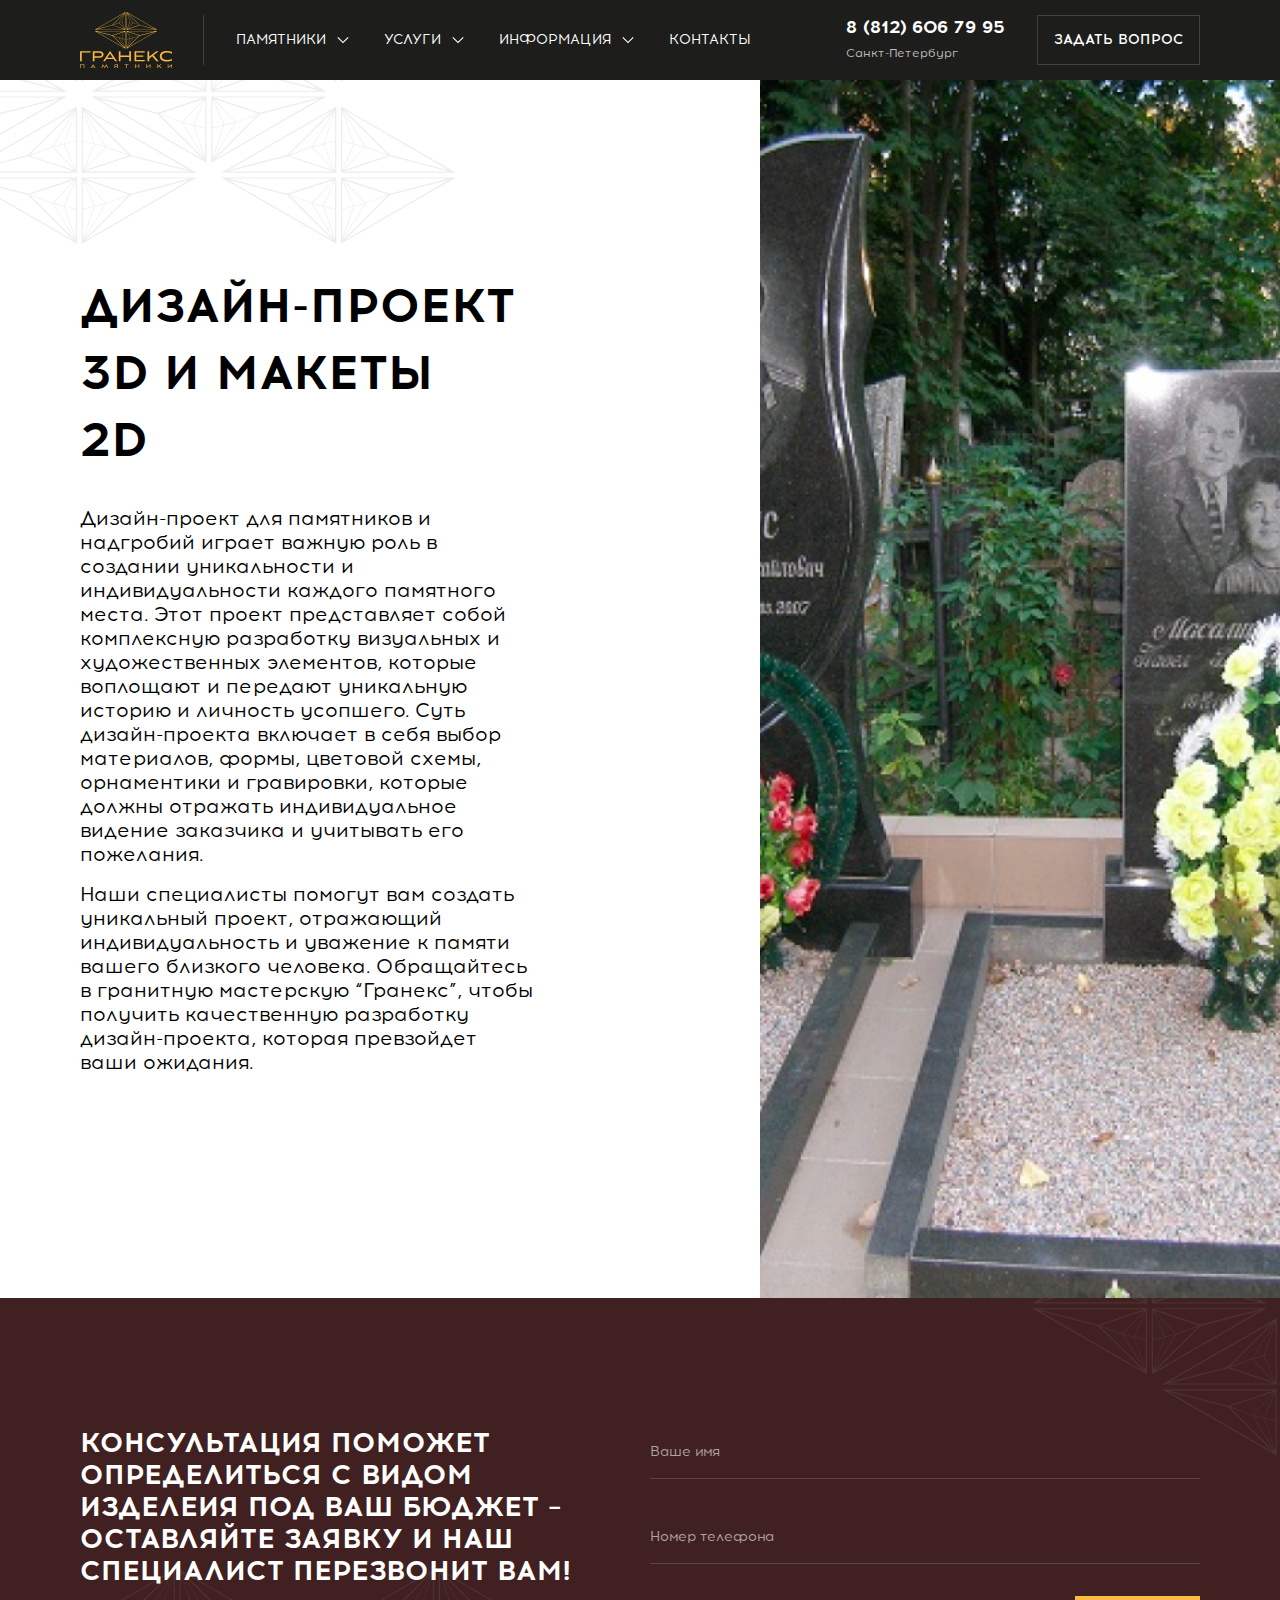
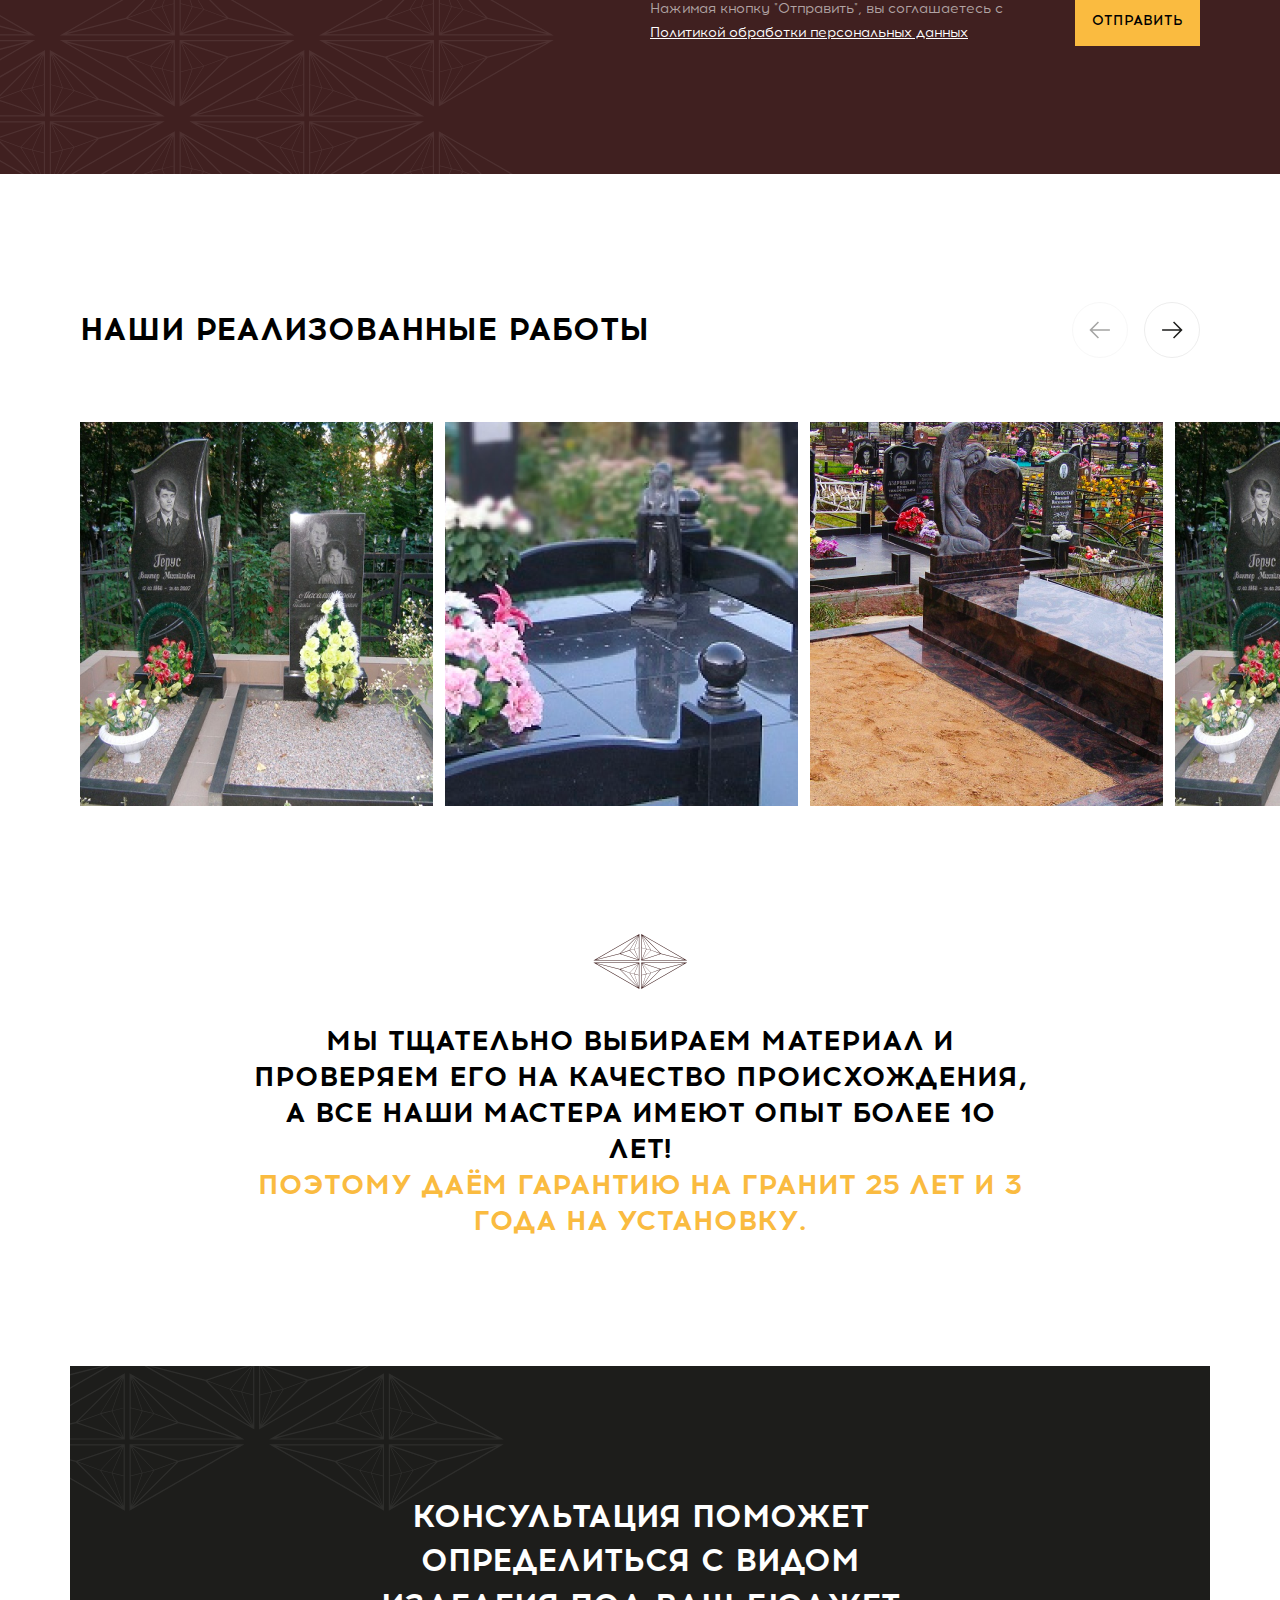
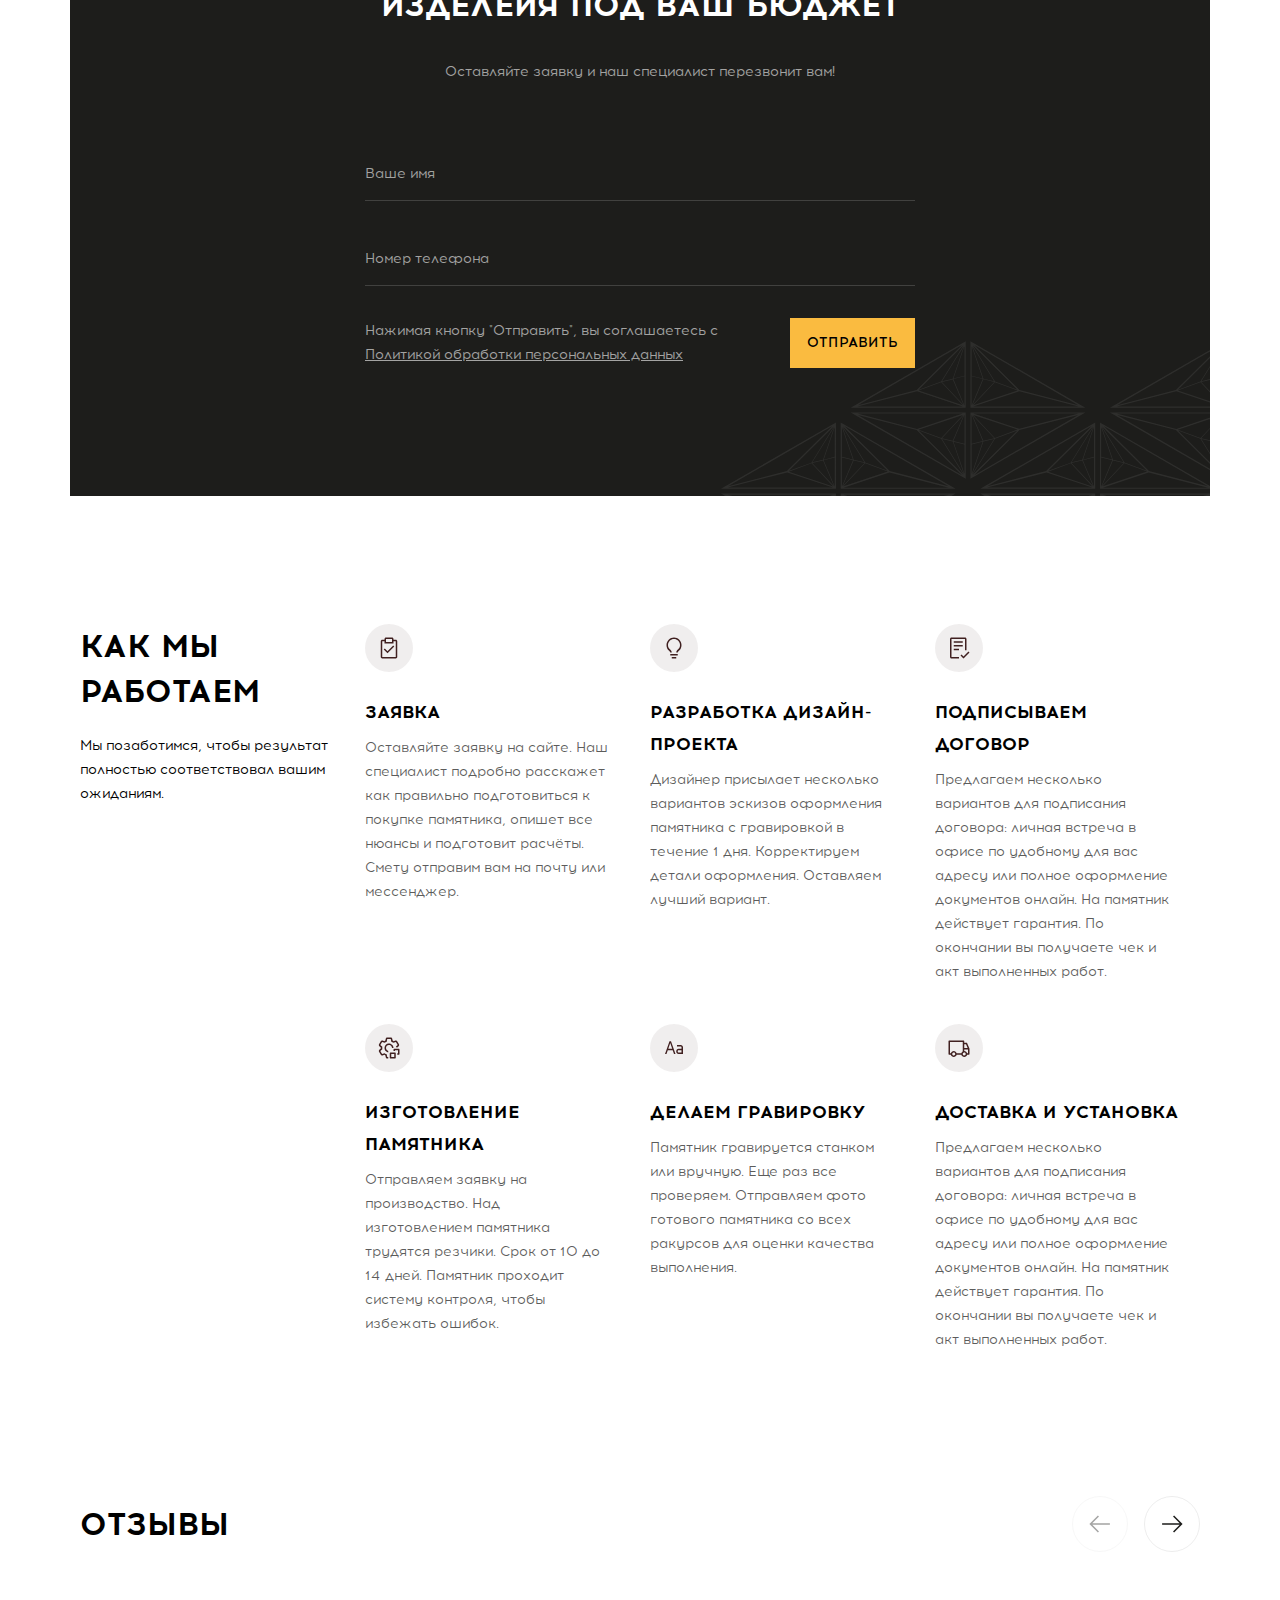
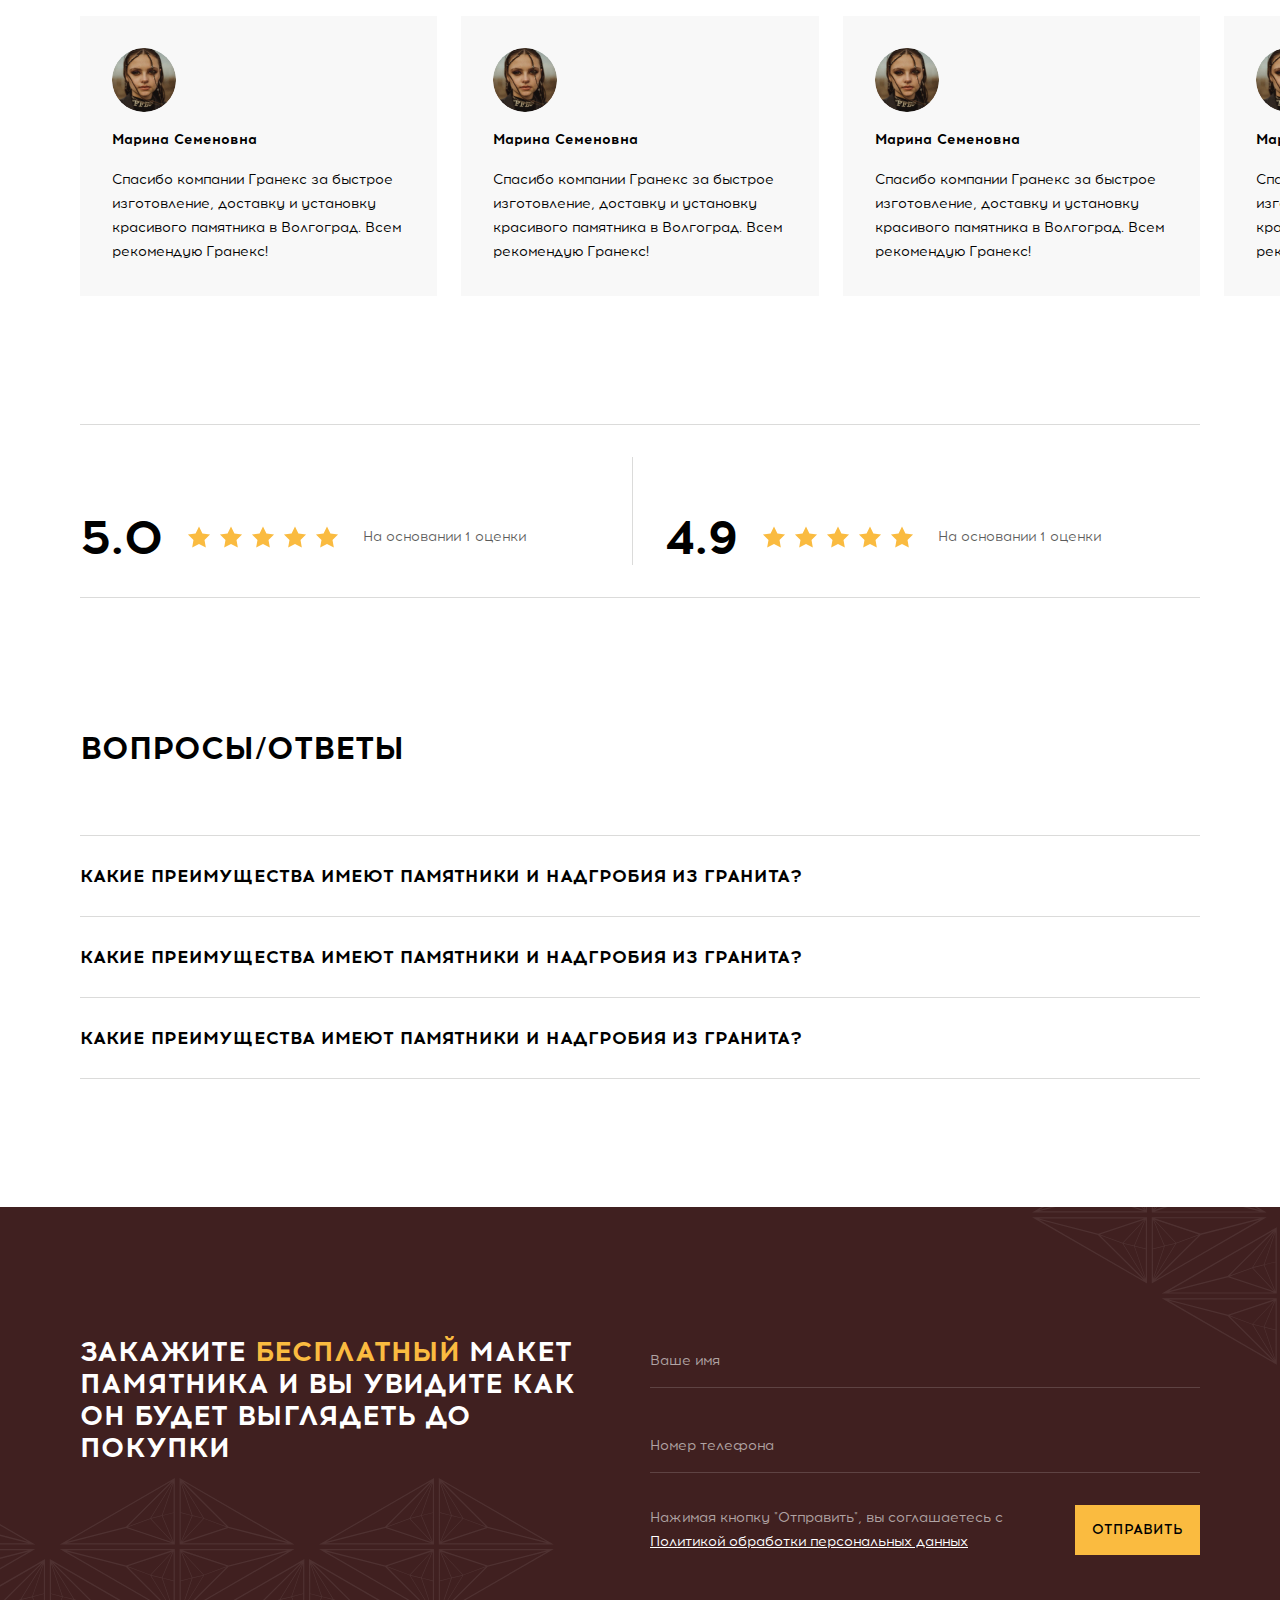
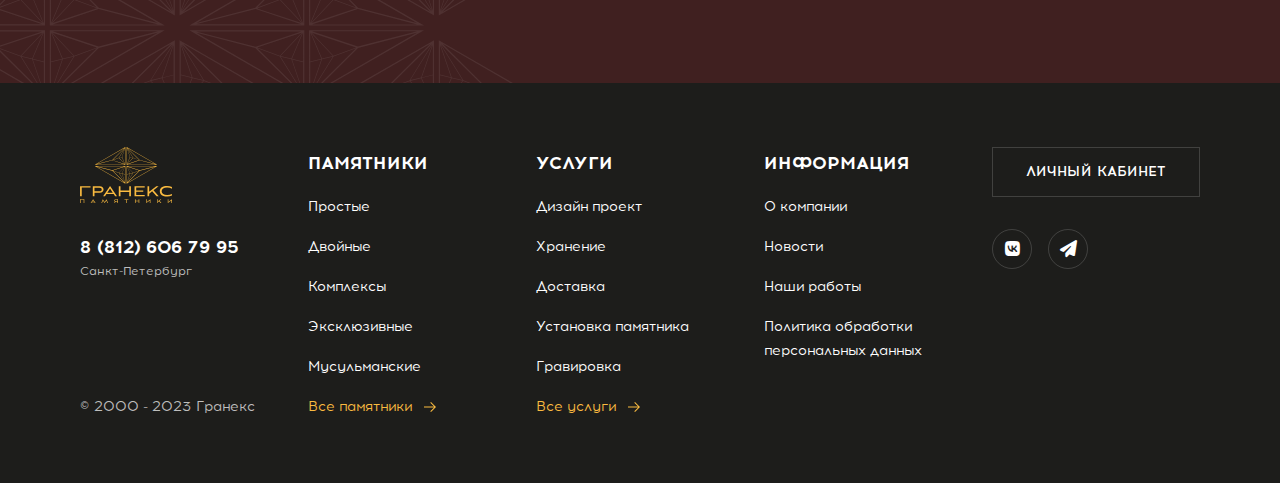
<file: service.html>
<!DOCTYPE html>
<html>

<head>

	<meta charset="utf-8">
	<!-- <base href="/"> -->

	<title>Simple Starter</title>
	<meta name="description" content="Simple Starter Description">

	<meta name="viewport"
		content="width=device-width, initial-scale=1.0, minimum-scale=1.0, maximum-scale=1.0, user-scalable=no">

	<link rel="icon" href="images/favicon.png">
	<meta property="og:image" content="images/preview.jpg">

	<link rel="stylesheet" href="libs/bootstrap/css/bootstrap-reboot.min.css">
	<link rel="stylesheet" href="libs/bootstrap/css/bootstrap-grid.min.css">
	<link rel="stylesheet" href="libs/components-font-awesome/css/all.min.css">
	<link rel="stylesheet" href="libs/swiper/swiper-bundle.min.css">
	<link rel="stylesheet" href="libs/fancybox/fancybox.min.css">
	<link rel="stylesheet" href="css/main.css">
	<link rel="stylesheet" href="css/media.css">

	<script src="libs/jquery/jquery-3.6.0.min.js" defer></script>
	<script src="libs/swiper/swiper-bundle.min.js" defer></script>
	<script src="libs/fancybox/fancybox.umd.js" defer></script>
	<script src="js/common.js" defer></script>

</head>

<body>

	<main>
		<header>
			<div class="container header-inner">
				<div class="row">
					<div class="col-12">
						<div class="h_widgets d-flex align-items-center">
							<div class="h_widget d-flex align-items-center">
								<a href="/" class="logo">
									<img src="images/logo.svg" alt="Гранекс">
								</a>
								<div class="nav-container">
									<nav class="main_nav">
										<ul>
											<li class="menu-item-has-children ">
												<a href="#monuments" class="toggle-hover">Памятники</a>
											</li>
											<li class="menu-item-has-children">
												<a href="#services" class="toggle-hover">Услуги</a>
											</li>
											<li class="menu-item-has-children">
												<a href="#info" class="toggle-hover">Информация</a>
												<ul class="sub-menu">
													<li><a href="#">О нас</a></li>
													<li><a href="#">Наши работы</a></li>
													<li><a href="#">Вопросы - ответы</a></li>
												</ul>
											</li>
											<li>
												<a href="#">Контакты</a>
											</li>
										</ul>
										<div class="h-widget d-flex d-lg-none flex-column">
											<div class="h_widgets_contact">
												<a href="tel:">8 (812) 606 79 95</a>
												<div>Санкт-Петербург</div>
											</div>
											<a href="" class="btn btn-transparent contact">Задать вопрос</a>
										</div>
									</nav>
								</div>
							</div>
							<div class="h-widget d-none align-items-center d-lg-flex">
								<div class="h_widgets_contact">
									<a href="tel:">8 (812) 606 79 95</a>
									<div>Санкт-Петербург</div>
								</div>
								<a href="" class="btn btn-transparent contact">Задать вопрос</a>
							</div>
							<div class="h-widget d-block d-lg-none">
								<div class="toggle-button">
									<span></span>
								</div>
							</div>
						</div>
					</div>
				</div>
			</div>
		</header>
		<aside class="hero_mnu" id="monuments">
			<div class="container">
				<div class="back-btn"><i class="fa-solid fa-arrow-left-long"></i>Назад</div>
				<a class="hero_mnu_item" href="#">
					<div class="hero_mnu_item_back">
						<img src="images/monument.png" alt="Простые памятники">
					</div>
					<div>Простые</div>
				</a>
				<a class="hero_mnu_item" href="#">
					<div class="hero_mnu_item_back">
						<img src="images/monument.png" alt="Простые памятники">
					</div>
					<div>Фигурные</div>
				</a>
				<a class="hero_mnu_item" href="#">
					<div class="hero_mnu_item_back">
						<img src="images/monument.png" alt="Простые памятники">
					</div>
					<div>Вертикальные</div>
				</a>
				<a class="hero_mnu_item" href="#">
					<div class="hero_mnu_item_back">
						<img src="images/monument.png" alt="Простые памятники">
					</div>
					<div>Комплексы</div>
				</a>
				<a class="hero_mnu_item" href="#">
					<div class="hero_mnu_item_back">
						<img src="images/monument.png" alt="Простые памятники">
					</div>
					<div>Двойные</div>
				</a>
				<a class="hero_mnu_item" href="#">
					<div class="hero_mnu_item_back">
						<img src="images/monument.png" alt="Простые памятники">
					</div>
					<div>Горизонтальные</div>
				</a>
				<a class="hero_mnu_item" href="#">
					<div class="hero_mnu_item_back">
						<img src="images/monument.png" alt="Простые памятники">
					</div>
					<div>Эксклюзивные</div>
				</a>
				<a class="hero_mnu_item" href="#">
					<div class="hero_mnu_item_back">
						<img src="images/monument.png" alt="Простые памятники">
					</div>
					<div>Мусульманские</div>
				</a>
				<a class="hero_mnu_item" href="#">
					<div class="hero_mnu_item_back">
						<img src="images/monument.png" alt="Простые памятники">
					</div>
					<div>Православные</div>
				</a>
			</div>
		</aside>
		<aside class="hero_mnu" id="services">
			<div class="container">
				<div class="back-btn"><i class="fa-solid fa-arrow-left-long"></i>Назад</div>
				<a class="hero_mnu_item" href="#">
					<div class="hero_mnu_item_back">
						<img src="images/service.jpg" alt="Простые памятники">
					</div>
					<div>Дизайн-проект 3D и макеты 2D</div>
				</a>
				<a class="hero_mnu_item" href="#">
					<div class="hero_mnu_item_back">
						<img src="images/service.jpg" alt="Простые памятники">
					</div>
					<div>Хранение до востребования</div>
				</a>
				<a class="hero_mnu_item" href="#">
					<div class="hero_mnu_item_back">
						<img src="images/service.jpg" alt="Простые памятники">
					</div>
					<div>Доставка</div>
				</a>
				<a class="hero_mnu_item" href="#">
					<div class="hero_mnu_item_back">
						<img src="images/service.jpg" alt="Простые памятники">
					</div>
					<div>Установка памятника</div>
				</a>
				<a class="hero_mnu_item" href="#">
					<div class="hero_mnu_item_back">
						<img src="images/service.jpg" alt="Простые памятники">
					</div>
					<div>Гравировка</div>
				</a>
			</div>
		</aside>
		<section class="padding-large section-before">
			<div class="container">
				<div class="row align-items-center">
					<div class="col-lg-5">
						<div class="text-wiget-page">
							<h2 class="section-title lg-pr-20">Дизайн-проект 3D
								и макеты 2D</h3>
								<div class="text-widget">
									<p>Дизайн-проект для памятников и надгробий играет важную роль в создании уникальности и индивидуальности каждого памятного места. Этот проект представляет собой комплексную разработку визуальных и художественных элементов, которые воплощают и передают уникальную историю и личность усопшего. Суть дизайн-проекта включает в себя выбор материалов, формы, цветовой схемы, орнаментики и гравировки, которые должны отражать индивидуальное видение заказчика и учитывать его пожелания.</p>
									<p>Наши специалисты помогут вам создать уникальный проект, отражающий индивидуальность и уважение к памяти вашего близкого человека. Обращайтесь в гранитную мастерскую “Гранекс”, чтобы получить качественную разработку дизайн-проекта, которая превзойдет ваши ожидания.</p>
								</div>
						</div>
					</div>
				</div>
			</div>
			<div class="section-full-background section-full-background-large"
				style="background-image: url('./images/service.jpg');"></div>
		</section>
		<section class="bg-accent bg-before bg-after">
			<div class="container">
				<div class="row gy-4">
					<div class="col-lg-6">
						<h3 class="section-title-alt white lg-pr-20">Консультация поможет определиться с видом изделеия под ваш
							бюджет – оставляйте заявку и наш специалист перезвонит вам!</h3>
					</div>
					<div class="col-lg-6">
						<form class="form">
							<div class="form-group">
								<input type="text" id="fname" name="fname" required placeholder="Ваше имя">
								<label for="fname">Ваше имя</label>
							</div>
							<div class="form-group">
								<input type="text" id="phone" name="phone" required placeholder="Номер телефона">
								<label for="phone">Номер телефона</label>
							</div>
							<div
								class="d-flex justify-content-lg-between flex-lg-row flex-lg-row flex-column-reverse align-items-lg-center">
								<p class="white mb-0">Нажимая кнопку "Отправить", вы соглашаетесь с <a href="/privacy-policy"
										target="_blank">Политикой обработки персональных данных</a></p>
								<button type="submit" class="btn">Отправить</button>
							</div>
						</form>
					</div>
				</div>
			</div>
		</section>
		<section>
			<div class="container">
				<div class="row d-lg-flex justify-content-center align-items-center">
					<div class="col-12 col-lg-10">
						<h2 class="section-title">Наши реализованные работы</h2>
					</div>
					<div class="col">
						<div class="slider_nav d-none d-lg-flex justify-content-end align-items-center">
							<div class="prev_btn">
								<img src="images/arrow-up-left.svg" alt="">
							</div>
							<div class="next_btn">
								<img src="images/arrow-up-right.svg" alt="">
							</div>
						</div>
					</div>
				</div>
				<div class="row">
					<div class="categories_slider">
						<div class="swiper-wrapper">
							<div class="swiper-slide">
								<a href="images/project1.png" class="project_slide" data-fancybox="gallery">
									<img src="images/project1.png" alt="">
								</a>
							</div>
							<div class="swiper-slide">
								<a href="images/project2.png" class="project_slide" data-fancybox="gallery">
									<img src="images/project2.png" alt="">
								</a>
							</div>
							<div class="swiper-slide">
								<a href="images/project3.png" class="project_slide" data-fancybox="gallery">
									<img src="images/project3.png" alt="">
								</a>
							</div>
							<div class="swiper-slide">
								<a href="images/project1.png" class="project_slide" data-fancybox="gallery">
									<img src="images/project1.png" alt="">
								</a>
							</div>
						</div>
					</div>
				</div>
			</div>
		</section>
		<section class="pt-0">
			<div class="container">
				<div class="row justify-content-center align-items-center">
					<div class="col-lg-9 text-center">
						<h3 class="section-title-alt quote">Мы тщательно выбираем материал и проверяем его на качество
							происхождения, а все наши мастера имеют опыт более 10 лет!
							<br><span>Поэтому даём гарантию на гранит 25 лет и 3 года на установку.</span>
						</h3>
					</div>
				</div>
			</div>
		</section>
		<section class="p-0">
			<div class="container bg-dark alt-before">
				<div class="row justify-content-center">
					<div class="col-xl-6 col-lg-9">
						<form class="form alt-form padding">
							<div class="text-center md-text-left white">
								<h2 class="section-title">Консультация поможет определиться с видом изделеия под ваш бюджет</h2>
								<p>Оставляйте заявку и наш специалист перезвонит вам!</p>
							</div>
							<div class="form-group">
								<input type="text" name="fname" id="fname2" required placeholder="Ваше имя">
								<label for="fname2">Ваше имя</label>
							</div>
							<div class="form-group">
								<input type="text" class="phone" name="phone" id="phone2" required placeholder="Номер телефона">
								<label for="phone2">Номер телефона</label>
							</div>
							<div
								class="d-flex justify-content-lg-between flex-lg-row flex-lg-row flex-column-reverse align-items-lg-center">
								<p class="white mb-0">Нажимая кнопку "Отправить", вы соглашаетесь с <a href="/privacy-policy"
										target="_blank">Политикой обработки персональных данных</a></p>
								<button type="submit" class="btn">Отправить</button>
							</div>
						</form>
					</div>
				</div>
			</div>
		</section>
		<section>
			<div class="container">
				<div class="row gy-4">
					<div class="col-lg-3">
						<h2 class="section-title mb-sm-16 mb-20">Как мы работаем</h2>
						<p class="small-text">Мы позаботимся, чтобы результат полностью соответствовал вашим ожиданиям.</p>
					</div>
					<div class="col-lg-9">
						<div class="row gy-4 "><!-- line-columns -->
							<div class="col-lg-4">
								<div class="service_card">
									<div class="service_card_icon">
										<svg xmlns="http://www.w3.org/2000/svg" width="24" height="24" viewBox="0 0 24 24" fill="none">
											<g clip-path="url(#clip0_283_5865)">
												<path
													d="M10.5 15.1351L7.8075 12.4426L6.75 13.5001L10.5 17.2501L17.25 10.5001L16.1925 9.43506L10.5 15.1351Z"
													fill="#402020" />
												<path
													d="M18.75 3.75H16.5V3C16.5 2.60218 16.342 2.22064 16.0607 1.93934C15.7794 1.65804 15.3978 1.5 15 1.5H9C8.60218 1.5 8.22064 1.65804 7.93934 1.93934C7.65804 2.22064 7.5 2.60218 7.5 3V3.75H5.25C4.85218 3.75 4.47064 3.90804 4.18934 4.18934C3.90804 4.47064 3.75 4.85218 3.75 5.25V21C3.75 21.3978 3.90804 21.7794 4.18934 22.0607C4.47064 22.342 4.85218 22.5 5.25 22.5H18.75C19.1478 22.5 19.5294 22.342 19.8107 22.0607C20.092 21.7794 20.25 21.3978 20.25 21V5.25C20.25 4.85218 20.092 4.47064 19.8107 4.18934C19.5294 3.90804 19.1478 3.75 18.75 3.75ZM9 3H15V6H9V3ZM18.75 21H5.25V5.25H7.5V7.5H16.5V5.25H18.75V21Z"
													fill="#402020" />
											</g>
											<defs>
												<clipPath id="clip0_283_5865">
													<rect width="24" height="24" fill="#402020" />
												</clipPath>
											</defs>
										</svg>
									</div>
									<h4>Заявка</h4>
									<p>Оставляйте заявку на сайте. Наш специалист подробно расскажет как правильно подготовиться к покупке
										памятника, опишет все нюансы и подготовит расчёты. Смету отправим вам на почту или мессенджер.</p>
								</div>
							</div>
							<div class="col-lg-4">
								<div class="service_card">
									<div class="service_card_icon">
										<svg xmlns="http://www.w3.org/2000/svg" width="24" height="24" viewBox="0 0 24 24" fill="none">
											<g clip-path="url(#clip0_283_5881)">
												<path d="M15.75 18H8.25V19.5H15.75V18Z" fill="#402020" />
												<path d="M14.25 21H9.75V22.5H14.25V21Z" fill="#402020" />
												<path
													d="M12 1.5C10.0109 1.5 8.10323 2.29018 6.6967 3.6967C5.29018 5.10322 4.5 7.01088 4.5 9C4.44928 10.09 4.65808 11.1765 5.10923 12.17C5.56037 13.1636 6.24096 14.0358 7.095 14.715C7.845 15.4125 8.25 15.81 8.25 16.5H9.75C9.75 15.12 8.9175 14.3475 8.1075 13.605C7.40652 13.0682 6.84786 12.3677 6.48044 11.5649C6.11302 10.7621 5.94806 9.88138 6 9C6 7.4087 6.63214 5.88258 7.75736 4.75736C8.88258 3.63214 10.4087 3 12 3C13.5913 3 15.1174 3.63214 16.2426 4.75736C17.3679 5.88258 18 7.4087 18 9C18.0511 9.88203 17.885 10.7631 17.5162 11.566C17.1475 12.3689 16.5874 13.069 15.885 13.605C15.0825 14.355 14.25 15.105 14.25 16.5H15.75C15.75 15.81 16.1475 15.4125 16.905 14.7075C17.7585 14.0295 18.4387 13.1585 18.8899 12.1663C19.341 11.174 19.5501 10.0888 19.5 9C19.5 8.01509 19.306 7.03982 18.9291 6.12987C18.5522 5.21993 17.9997 4.39314 17.3033 3.6967C16.6069 3.00026 15.7801 2.44781 14.8701 2.0709C13.9602 1.69399 12.9849 1.5 12 1.5Z"
													fill="#402020" />
											</g>
											<defs>
												<clipPath id="clip0_283_5881">
													<rect width="24" height="24" fill="#402020" />
												</clipPath>
											</defs>
										</svg>
									</div>
									<h4>Разработка дизайн-проекта</h4>
									<p>Дизайнер присылает несколько вариантов эскизов оформления памятника с гравировкой в течение 1 дня.
										Корректируем детали оформления. Оставляем лучший вариант.</p>
								</div>
							</div>
							<div class="col-lg-4">
								<div class="service_card">
									<div class="service_card_icon">
										<svg xmlns="http://www.w3.org/2000/svg" width="24" height="24" viewBox="0 0 24 24" fill="none">
											<g clip-path="url(#clip0_283_5843)">
												<path
													d="M16.5 20.3847L14.5575 18.4423L13.5 19.4999L16.5 22.4999L22.5 16.4999L21.4424 15.4424L16.5 20.3847Z"
													fill="#402020" />
												<path d="M12 12.75H6.75V14.25H12V12.75Z" fill="#402020" />
												<path d="M15.75 9H6.75V10.5H15.75V9Z" fill="#402020" />
												<path d="M15.75 5.25H6.75V6.75H15.75V5.25Z" fill="#402020" />
												<path
													d="M12 22.5H4.5C3.67275 22.5 3 21.8271 3 21V3C3 2.1729 3.67275 1.5 4.5 1.5H18C18.8273 1.5 19.5 2.1729 19.5 3V14.25H18V3H4.5V21H12V22.5Z"
													fill="#402020" />
											</g>
											<defs>
												<clipPath id="clip0_283_5843">
													<rect width="24" height="24" fill="white" />
												</clipPath>
											</defs>
										</svg>
									</div>
									<h4>Подписываем договор</h4>
									<p>Предлагаем несколько вариантов для подписания договора: личная встреча в офисе по удобному для вас
										адресу или полное оформление документов онлайн. На памятник действует гарантия. По окончании вы
										получаете чек и акт выполненных работ.</p>
								</div>
							</div>
							<div class="col-lg-4">
								<div class="service_card">
									<div class="service_card_icon">
										<svg xmlns="http://www.w3.org/2000/svg" width="24" height="24" viewBox="0 0 24 24" fill="none">
											<g clip-path="url(#clip0_283_5819)">
												<path
													d="M21.75 18.75H20.25V17.25H21V14.25H18V15H16.5V13.5C16.5 13.3011 16.579 13.1103 16.7197 12.9697C16.8603 12.829 17.0511 12.75 17.25 12.75H21.75C21.9489 12.75 22.1397 12.829 22.2803 12.9697C22.421 13.1103 22.5 13.3011 22.5 13.5V18C22.5 18.1989 22.421 18.3897 22.2803 18.5303C22.1397 18.671 21.9489 18.75 21.75 18.75Z"
													fill="#402020" />
												<path
													d="M18 22.5H13.5C13.3011 22.5 13.1103 22.421 12.9697 22.2803C12.829 22.1397 12.75 21.9489 12.75 21.75V17.25C12.75 17.0511 12.829 16.8603 12.9697 16.7197C13.1103 16.579 13.3011 16.5 13.5 16.5H18C18.1989 16.5 18.3897 16.579 18.5303 16.7197C18.671 16.8603 18.75 17.0511 18.75 17.25V21.75C18.75 21.9489 18.671 22.1397 18.5303 22.2803C18.3897 22.421 18.1989 22.5 18 22.5ZM14.25 21H17.25V18H14.25V21Z"
													fill="#402020" />
												<path
													d="M11.25 14.8936C10.708 14.7524 10.2164 14.4621 9.8311 14.0555C9.44581 13.649 9.18223 13.1425 9.07031 12.5937C8.95838 12.0449 9.0026 11.4757 9.19793 10.9508C9.39326 10.4258 9.73188 9.96616 10.1753 9.624C10.6188 9.28184 11.1493 9.07089 11.7066 9.0151C12.264 8.95931 12.8258 9.06092 13.3282 9.30839C13.8307 9.55587 14.2537 9.93928 14.5492 10.4151C14.8448 10.8909 15.0009 11.4401 15 12.0002H16.5C16.5009 11.142 16.2563 10.3015 15.7953 9.57776C15.3342 8.85401 14.6758 8.27718 13.8977 7.9153C13.1195 7.55342 12.2542 7.42157 11.4036 7.5353C10.553 7.64904 9.75271 8.00361 9.097 8.5572C8.4413 9.1108 7.95757 9.84035 7.70283 10.6598C7.4481 11.4793 7.43299 12.3545 7.65928 13.1823C7.88558 14.01 8.34384 14.7559 8.98005 15.3318C9.61625 15.9077 10.4039 16.2896 11.25 16.4327V14.8936Z"
													fill="#402020" />
												<path
													d="M21.6674 10.1625L19.9349 11.685L18.8699 10.62L20.6774 9.03L18.9074 5.97L16.3274 6.84C15.7231 6.33696 15.0386 5.93892 14.3024 5.6625L13.7699 3H10.2299L9.69742 5.6625C8.95538 5.9312 8.26713 6.32993 7.66492 6.84L5.09242 5.97L3.32242 9.03L5.36242 10.8225C5.22366 11.5988 5.22366 12.3937 5.36242 13.17L3.32242 14.97L5.09242 18.03L7.67242 17.16C8.27678 17.663 8.96129 18.0611 9.69742 18.3375L10.2299 21H11.2499V22.5H10.2299C9.8831 22.4996 9.54712 22.3791 9.27912 22.159C9.01112 21.9388 8.82765 21.6326 8.75992 21.2925L8.37742 19.4025C8.03787 19.2369 7.70965 19.049 7.39492 18.84L5.57242 19.455C5.41745 19.5054 5.2554 19.5308 5.09242 19.53C4.82897 19.5318 4.5698 19.4633 4.34171 19.3314C4.11361 19.1996 3.92485 19.0092 3.79492 18.78L2.02492 15.72C1.84987 15.4193 1.78481 15.067 1.84091 14.7236C1.89701 14.3801 2.07077 14.0669 2.33242 13.8375L3.77242 12.5775C3.75742 12.3825 3.74992 12.195 3.74992 12C3.74992 11.805 3.76492 11.6175 3.77992 11.43L2.33242 10.1625C2.07077 9.93309 1.89701 9.61985 1.84091 9.27642C1.78481 8.93299 1.84987 8.58074 2.02492 8.28L3.79492 5.22C3.92485 4.9908 4.11361 4.80044 4.34171 4.66859C4.5698 4.53675 4.82897 4.46819 5.09242 4.47C5.2554 4.46925 5.41745 4.49457 5.57242 4.545L7.38742 5.16C7.70472 4.95098 8.03544 4.76307 8.37742 4.5975L8.75992 2.7075C8.82765 2.36735 9.01112 2.06117 9.27912 1.84103C9.54712 1.62089 9.8831 1.50038 10.2299 1.5H13.7699C14.1167 1.50038 14.4527 1.62089 14.7207 1.84103C14.9887 2.06117 15.1722 2.36735 15.2399 2.7075L15.6224 4.5975C15.962 4.76311 16.2902 4.95102 16.6049 5.16L18.4274 4.545C18.5824 4.49457 18.7444 4.46925 18.9074 4.47C19.1709 4.46819 19.43 4.53675 19.6581 4.66859C19.8862 4.80044 20.075 4.9908 20.2049 5.22L21.9749 8.28C22.15 8.58074 22.215 8.93299 22.1589 9.27642C22.1028 9.61985 21.9291 9.93309 21.6674 10.1625Z"
													fill="#402020" />
											</g>
											<defs>
												<clipPath id="clip0_283_5819">
													<rect width="24" height="24" fill="white" />
												</clipPath>
											</defs>
										</svg>
									</div>
									<h4>Изготовление памятника</h4>
									<p>Отправляем заявку на производство. Над изготовлением памятника трудятся резчики. Срок от 10 до 14
										дней. Памятник проходит систему контроля, чтобы избежать ошибок.</p>
								</div>
							</div>
							<div class="col-lg-4">
								<div class="service_card">
									<div class="service_card_icon">
										<svg xmlns="http://www.w3.org/2000/svg" width="24" height="24" viewBox="0 0 24 24" fill="none">
											<g clip-path="url(#clip0_283_5836)">
												<path
													d="M18.75 9H15V10.5H18.75C18.9489 10.5002 19.1395 10.5792 19.2802 10.7198C19.4208 10.8605 19.4998 11.0511 19.5 11.25V12.75H16.5C15.9035 12.7507 15.3315 12.9879 14.9097 13.4097C14.4879 13.8315 14.2507 14.4035 14.25 15V15.75C14.2507 16.3465 14.4879 16.9185 14.9097 17.3403C15.3315 17.7621 15.9035 17.9993 16.5 18H21V11.25C20.9993 10.6535 20.7621 10.0815 20.3403 9.65973C19.9185 9.23792 19.3465 9.00066 18.75 9ZM16.5 16.5C16.3011 16.4998 16.1105 16.4208 15.9698 16.2802C15.8292 16.1395 15.7502 15.9489 15.75 15.75V15C15.7502 14.8011 15.8292 14.6105 15.9698 14.4698C16.1105 14.3292 16.3011 14.2502 16.5 14.25H19.5V16.5H16.5Z"
													fill="#402020" />
												<path
													d="M12 18H13.5L9 5.25H7.5L3 18H4.5L5.7702 14.25H10.7303L12 18ZM6.27833 12.75L8.15077 7.22167L8.35087 7.22205L10.2225 12.75H6.27833Z"
													fill="#402020" />
											</g>
											<defs>
												<clipPath id="clip0_283_5836">
													<rect width="24" height="24" fill="white" />
												</clipPath>
											</defs>
										</svg>
									</div>
									<h4>Делаем гравировку</h4>
									<p>Памятник гравируется станком или вручную. Еще раз все проверяем. Отправляем фото готового памятника
										со всех ракурсов для оценки качества выполнения.</p>
								</div>
							</div>
							<div class="col-lg-4">
								<div class="service_card">
									<div class="service_card_icon">
										<svg xmlns="http://www.w3.org/2000/svg" width="24" height="24" viewBox="0 0 24 24" fill="none">
											<g clip-path="url(#clip0_283_5853)">
												<path
													d="M22.44 12.4575L20.19 7.2075C20.1326 7.07194 20.0365 6.95627 19.9138 6.87492C19.7911 6.79356 19.6472 6.75012 19.5 6.75H17.25V5.25C17.25 5.05109 17.171 4.86032 17.0303 4.71967C16.8897 4.57902 16.6989 4.5 16.5 4.5H2.25C2.05109 4.5 1.86032 4.57902 1.71967 4.71967C1.57902 4.86032 1.5 5.05109 1.5 5.25V18C1.5 18.1989 1.57902 18.3897 1.71967 18.5303C1.86032 18.671 2.05109 18.75 2.25 18.75H3.855C4.02771 19.3855 4.40475 19.9466 4.92795 20.3465C5.45114 20.7465 6.09142 20.9632 6.75 20.9632C7.40858 20.9632 8.04886 20.7465 8.57205 20.3465C9.09525 19.9466 9.47229 19.3855 9.645 18.75H14.355C14.5277 19.3855 14.9048 19.9466 15.4279 20.3465C15.9511 20.7465 16.5914 20.9632 17.25 20.9632C17.9086 20.9632 18.5489 20.7465 19.0721 20.3465C19.5952 19.9466 19.9723 19.3855 20.145 18.75H21.75C21.9489 18.75 22.1397 18.671 22.2803 18.5303C22.421 18.3897 22.5 18.1989 22.5 18V12.75C22.4998 12.6495 22.4794 12.55 22.44 12.4575ZM17.25 8.25H19.005L20.61 12H17.25V8.25ZM6.75 19.5C6.45333 19.5 6.16332 19.412 5.91665 19.2472C5.66997 19.0824 5.47771 18.8481 5.36418 18.574C5.25065 18.2999 5.22094 17.9983 5.27882 17.7074C5.3367 17.4164 5.47956 17.1491 5.68934 16.9393C5.89912 16.7296 6.16639 16.5867 6.45736 16.5288C6.74834 16.4709 7.04994 16.5006 7.32403 16.6142C7.59811 16.7277 7.83238 16.92 7.9972 17.1666C8.16203 17.4133 8.25 17.7033 8.25 18C8.25 18.3978 8.09196 18.7794 7.81066 19.0607C7.52936 19.342 7.14782 19.5 6.75 19.5ZM14.355 17.25H9.645C9.47229 16.6145 9.09525 16.0534 8.57205 15.6534C8.04886 15.2535 7.40858 15.0367 6.75 15.0367C6.09142 15.0367 5.45114 15.2535 4.92795 15.6534C4.40475 16.0534 4.02771 16.6145 3.855 17.25H3V6H15.75V15.42C15.4085 15.6182 15.1095 15.8819 14.8701 16.1959C14.6307 16.51 14.4556 16.8682 14.355 17.25ZM17.25 19.5C16.9533 19.5 16.6633 19.412 16.4166 19.2472C16.17 19.0824 15.9777 18.8481 15.8642 18.574C15.7506 18.2999 15.7209 17.9983 15.7788 17.7074C15.8367 17.4164 15.9796 17.1491 16.1893 16.9393C16.3991 16.7296 16.6664 16.5867 16.9574 16.5288C17.2483 16.4709 17.5499 16.5006 17.824 16.6142C18.0981 16.7277 18.3324 16.92 18.4972 17.1666C18.662 17.4133 18.75 17.7033 18.75 18C18.75 18.3978 18.592 18.7794 18.3107 19.0607C18.0294 19.342 17.6478 19.5 17.25 19.5ZM21 17.25H20.145C19.9791 16.6076 19.6051 16.0384 19.0812 15.6313C18.5574 15.2242 17.9134 15.0022 17.25 15V13.5H21V17.25Z"
													fill="#402020" />
											</g>
											<defs>
												<clipPath id="clip0_283_5853">
													<rect width="24" height="24" fill="white" />
												</clipPath>
											</defs>
										</svg>
									</div>
									<h4>Доставка и установка</h4>
									<p>Предлагаем несколько вариантов для подписания договора: личная встреча в офисе по удобному для вас
										адресу или полное оформление документов онлайн. На памятник действует гарантия. По окончании вы
										получаете чек и акт выполненных работ.</p>
								</div>
							</div>
						</div>
					</div>
				</div>
			</div>
		</section>
		<section class="pt-0">
			<div class="container">
				<div class="row d-lg-flex justify-content-center align-items-center">
					<div class="col-12 col-lg-10">
						<h2 class="section-title">Отзывы</h2>
					</div>
					<div class="col">
						<div class="slider_nav d-none d-lg-flex justify-content-end align-items-center">
							<div class="prev_btn">
								<img src="images/arrow-up-left.svg" alt="">
							</div>
							<div class="next_btn">
								<img src="images/arrow-up-right.svg" alt="">
							</div>
						</div>
					</div>
				</div>
				<div class="row">
					<div class="testimonials_slider">
						<div class="swiper-wrapper">
							<div class="swiper-slide">
								<div class="testimonial_card">
									<img src="images/testimonial.jpg" loading="lazy">
									<div class="small-text">Марина Семеновна</div>
									<p>Спасибо компании Гранекс за быстрое изготовление, доставку и установку красивого памятника в Волгоград. Всем рекомендую Гранекс!</p>
								</div>
							</div>
							<div class="swiper-slide">
								<div class="testimonial_card">
									<img src="images/testimonial.jpg" loading="lazy">
									<div class="small-text">Марина Семеновна</div>
									<p>Спасибо компании Гранекс за быстрое изготовление, доставку и установку красивого памятника в Волгоград. Всем рекомендую Гранекс!</p>
								</div>
							</div>
							<div class="swiper-slide">
								<div class="testimonial_card">
									<img src="images/testimonial.jpg" loading="lazy">
									<div class="small-text">Марина Семеновна</div>
									<p>Спасибо компании Гранекс за быстрое изготовление, доставку и установку красивого памятника в Волгоград. Всем рекомендую Гранекс!</p>
								</div>
							</div>
							<div class="swiper-slide">
								<div class="testimonial_card">
									<img src="images/testimonial.jpg" loading="lazy">
									<div class="small-text">Марина Семеновна</div>
									<p>Спасибо компании Гранекс за быстрое изготовление, доставку и установку красивого памятника в Волгоград. Всем рекомендую Гранекс!</p>
								</div>
							</div>
						</div>
					</div>
				</div>
			</div>
		</section>
		<section class="p-0">
			<div class="container">
				<div class="row">
					<div class="col-12">
						<div class="eternal_reviews d-flex justify-content-between">
							<div class="eternal_reviews_item d-flex d-lg-block flex-column flex-lg-row align-items-center">
								<div class="review_icon">
									<img src="images/avito.svg" loading="lazy">
								</div>
								<div class="d-flex review_meta align-items-center flex-column flex-lg-row">
									<div class="one">5.0</div>
									<div class="review_meta_rate d-lg-flex d-none align-items-center">
										<div></div>
										<div></div>
										<div></div>
										<div></div>
										<div></div>
									</div>
									<span>На основании 1 оценки</span>
								</div>
							</div>
							<div class="eternal_reviews_item d-flex d-lg-block flex-column flex-lg-row align-items-center">
								<div class="review_icon">
									<img src="images/yandex.svg" loading="lazy">
								</div>
								<div class="d-flex review_meta align-items-center flex-column flex-lg-row">
									<div class="one">4.9</div>
									<div class="review_meta_rate d-lg-flex d-none align-items-center">
										<div></div>
										<div></div>
										<div></div>
										<div></div>
										<div></div>
									</div>
									<span>На основании 1 оценки</span>
								</div>
							</div>
						</div>
					</div>
				</div>
			</div>
		</section>
		<section>
			<div class="container">
				<div class="row">
					<div class="col-12">
						<h2 class="section-title">Вопросы/ответы</h2>
					</div>
				</div>
				<div class="row">
					<div class="faq_wrapper">
						<div class="faq_item">
							<div class="four">Какие преимущества имеют памятники и надгробия из гранита?</div>
							<p>Процесс изготовления начинается с выбора подходящего куска гранита, который затем обрабатывается и формируется в соответствии с дизайном памятника или надгробия. Затем на граните выполняется гравировка или наносится специальное изображение или текст, которые могут быть выбраны заказчиком.
								После этого памятник или надгробие полируются и обрабатываются специальными средствами для придания дополнительной защиты от внешних воздействий.</p>
						</div>
						<div class="faq_item">
							<div class="four">Какие преимущества имеют памятники и надгробия из гранита?</div>
							<p>Процесс изготовления начинается с выбора подходящего куска гранита, который затем обрабатывается и формируется в соответствии с дизайном памятника или надгробия. Затем на граните выполняется гравировка или наносится специальное изображение или текст, которые могут быть выбраны заказчиком.
								После этого памятник или надгробие полируются и обрабатываются специальными средствами для придания дополнительной защиты от внешних воздействий.</p>
						</div>
						<div class="faq_item">
							<div class="four">Какие преимущества имеют памятники и надгробия из гранита?</div>
							<p>Процесс изготовления начинается с выбора подходящего куска гранита, который затем обрабатывается и формируется в соответствии с дизайном памятника или надгробия. Затем на граните выполняется гравировка или наносится специальное изображение или текст, которые могут быть выбраны заказчиком.
								После этого памятник или надгробие полируются и обрабатываются специальными средствами для придания дополнительной защиты от внешних воздействий.</p>
						</div>
					</div>
				</div>
			</div>
		</section>
		<section class="bg-accent bg-before bg-after">
			<div class="container">
				<div class="row gy-4">
					<div class="col-lg-6">
						<h3 class="section-title-alt white lg-pr-20">Закажите <span>БЕСПЛАТНЫЙ</span>
							макет памятника и вы увидите как он будет выглядеть до покупки</h3>
					</div>
					<div class="col-lg-6">
						<form class="form">
							<div class="form-group">
								<input type="text" id="fname3" name="fname" required placeholder="Ваше имя">
								<label for="fname3">Ваше имя</label>
							</div>
							<div class="form-group">
								<input type="text" id="phone3" name="phone" required placeholder="Номер телефона">
								<label for="phone3">Номер телефона</label>
							</div>
							<div
								class="d-flex justify-content-lg-between flex-lg-row flex-lg-row flex-column-reverse align-items-lg-center">
								<p class="white mb-0">Нажимая кнопку "Отправить", вы соглашаетесь с <a href="/privacy-policy"
										target="_blank">Политикой обработки персональных данных</a></p>
								<button type="submit" class="btn">Отправить</button>
							</div>
						</form>
					</div>
				</div>
			</div>
		</section>
		<footer>
			<div class="container">
				<div class="row gy-4">
					<div class="col-lg-12">
						<div class="row gy-5">
							<div class="col-12 col-lg">
								<div class="f_widget d-flex flex-column justify-content-between ">
									<div class="d-flex d-lg-block align-items-center ">
										<a href="/" class="logo">
											<img src="images/logo.svg" loading="lazy">
										</a>
										<div class="h_widgets_contact">
											<a href="tel:">8 (812) 606 79 95</a>
											<div>Санкт-Петербург</div>
										</div>
									</div>
									<div class="copyright small-text d-none d-lg-block">
										<span>© 2000 - 2023 Гранекс</span>
									</div>
								</div>
							</div>
							<div class="col-6 col-lg">
								<div class="f_widget">
									<h4>Памятники</h4>
									<ul>
										<li><a href="#">Простые</a></li>
										<li><a href="#">Двойные</a></li>
										<li><a href="#">Комплексы</a></li>
										<li><a href="#">Эксклюзивные</a></li>
										<li><a href="#">Мусульманские</a></li>
										<li class="all"><a href="#">Все памятники</a></li>
									</ul>
								</div>
							</div>
							<div class="col-6 col-lg">
								<div class="f_widget">
									<h4>Услуги</h4>
									<ul>
										<li><a href="#">Дизайн проект</a></li>
										<li><a href="#">Хранение</a></li>
										<li><a href="#">Доставка</a></li>
										<li><a href="#">Установка памятника</a></li>
										<li><a href="#">Гравировка</a></li>
										<li class="all"><a href="#">Все услуги</a></li>
									</ul>
								</div>
							</div>
							<div class="col-6 col-lg">
								<div class="f_widget">
									<h4>Информация</h4>
									<ul>
										<li><a href="#">О компании</a></li>
										<li><a href="#">Новости</a></li>
										<li><a href="#">Наши работы</a></li>
										<li><a href="#">Политика обработки персональных данных</a></li>
									</ul>
								</div>
							</div>
							<div class="col-6 col-lg">
								<div class="f_widget">
									<a href="#" class="btn btn-transparent">Личный кабинет</a>
									<nav class="social">
										<ul>
											<li><a href="#"><i class="fa-brands fa-vk"></i></a></li>
											<li><a href="#"><i class="fa-solid fa-paper-plane"></i></a></li>
										</ul>
									</nav>
								</div>
							</div>
						</div>
					</div>
				</div>
			</div>
		</footer>
		<div class="popup for-contact">
			<div class="popup-dialog">
				<div class="popup-wrap">
					<div class="btn-close">
						<img src="images/cancel.svg">
					</div>
					<div>
						<h3>Задать вопрос</h3>
						<p>Остаьте свои контакты и мы вам перезвоним</p>
					</div>
					<form class="form popup-form">
						<div class="form-group">
							<input type="text" id="name-p" name="fname" required placeholder="Ваше имя">
							<label for="name-p">Ваше имя</label>
						</div>
						<div class="form-group">
							<input type="text" name="phone" placeholder="Телефон" id="phone-p" class="phone" required="">
							<label for="phone-p">Телефон</label>
						</div>
							<p>Нажимая кнопку, вы соглашаетесь с политикой обработки персональных данных</p>
							<button class="btn">Связаться с нами</button>
					</form>
				</div>
			</div>
		</div>
	</main>

</body>

</html>
</file>
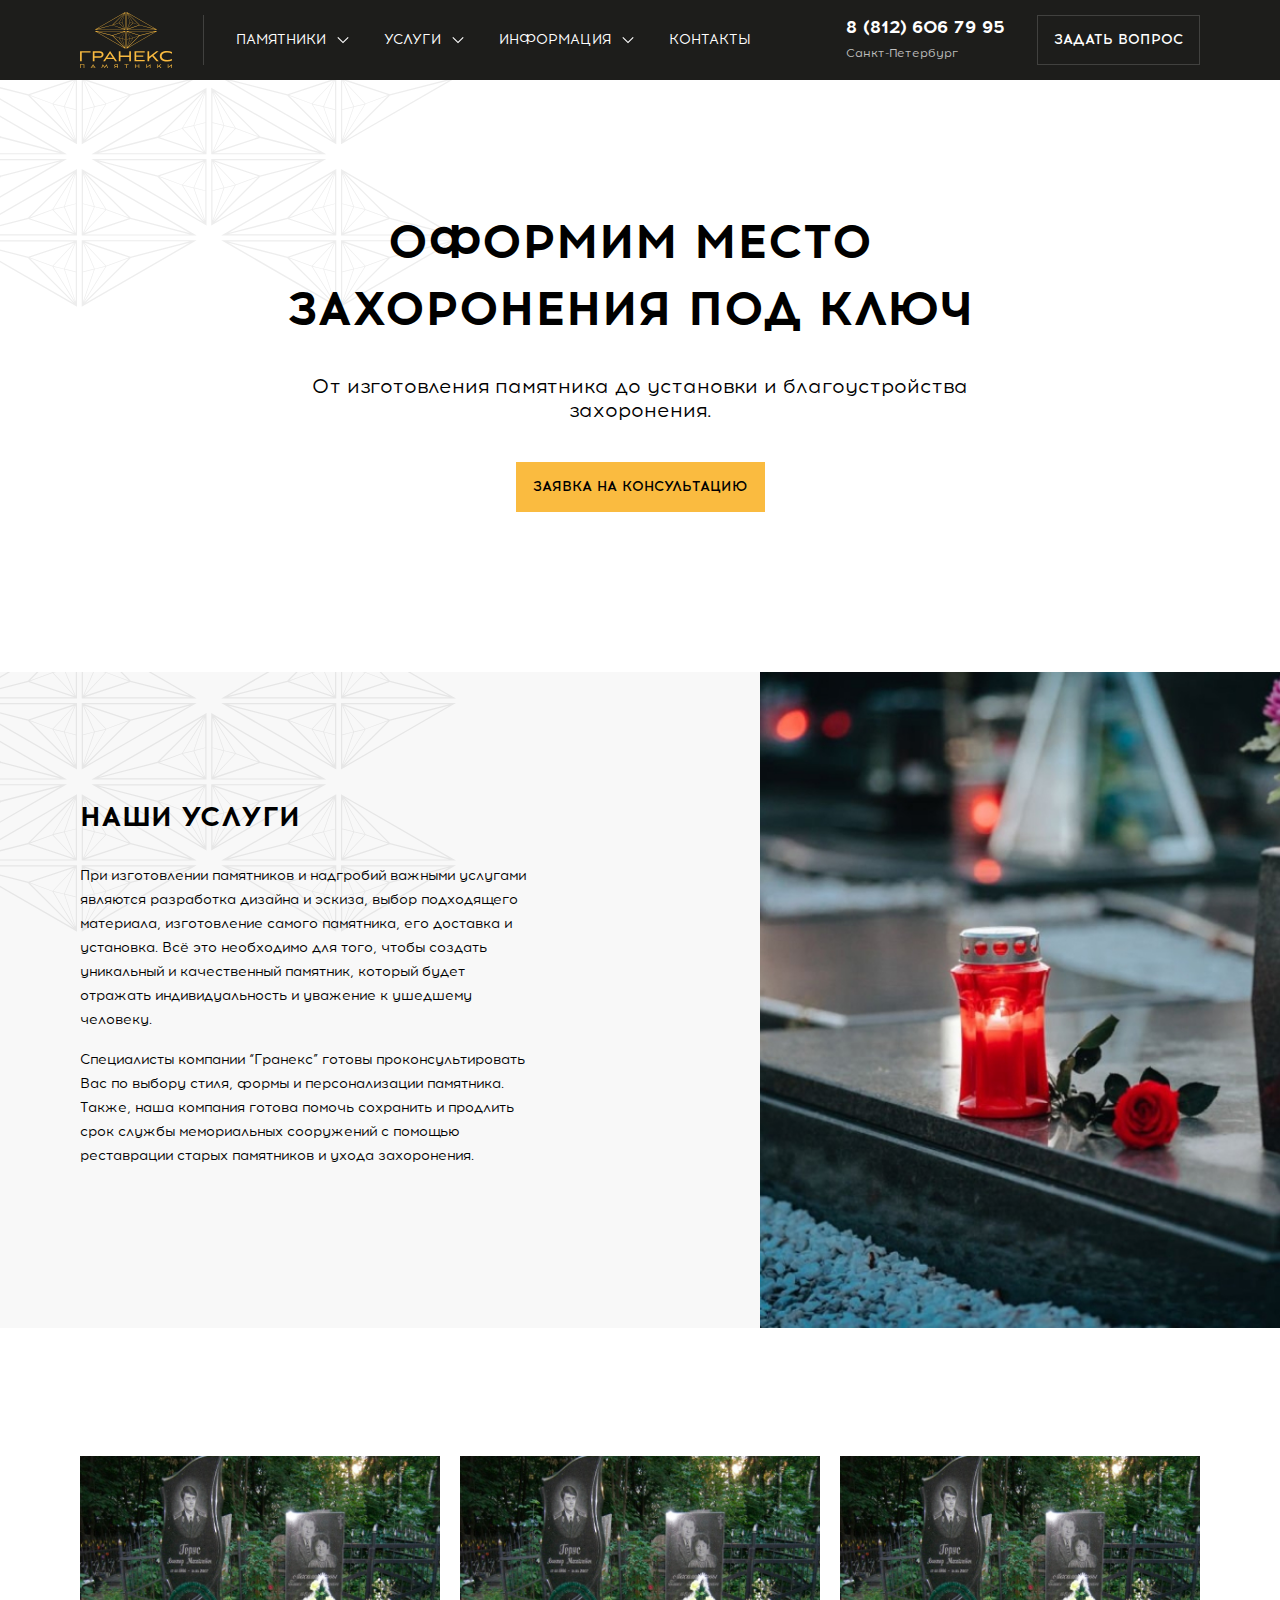
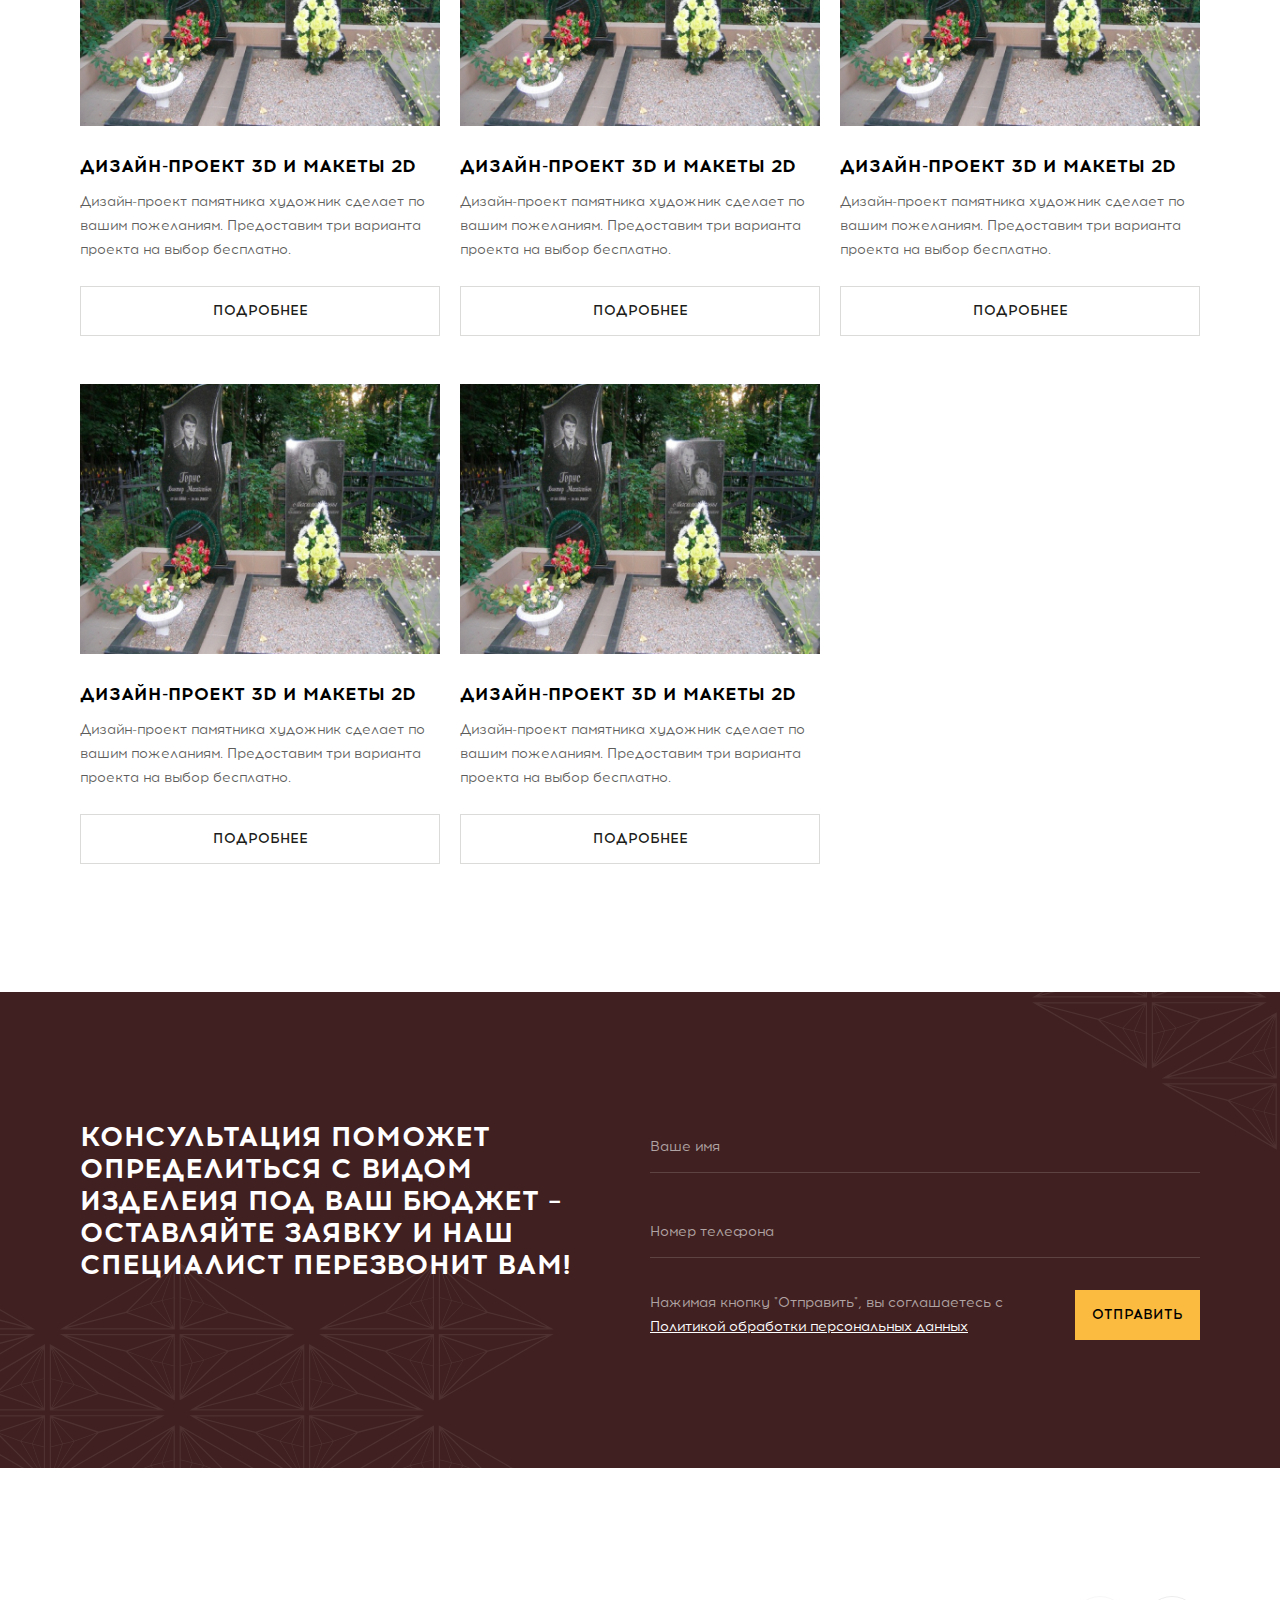
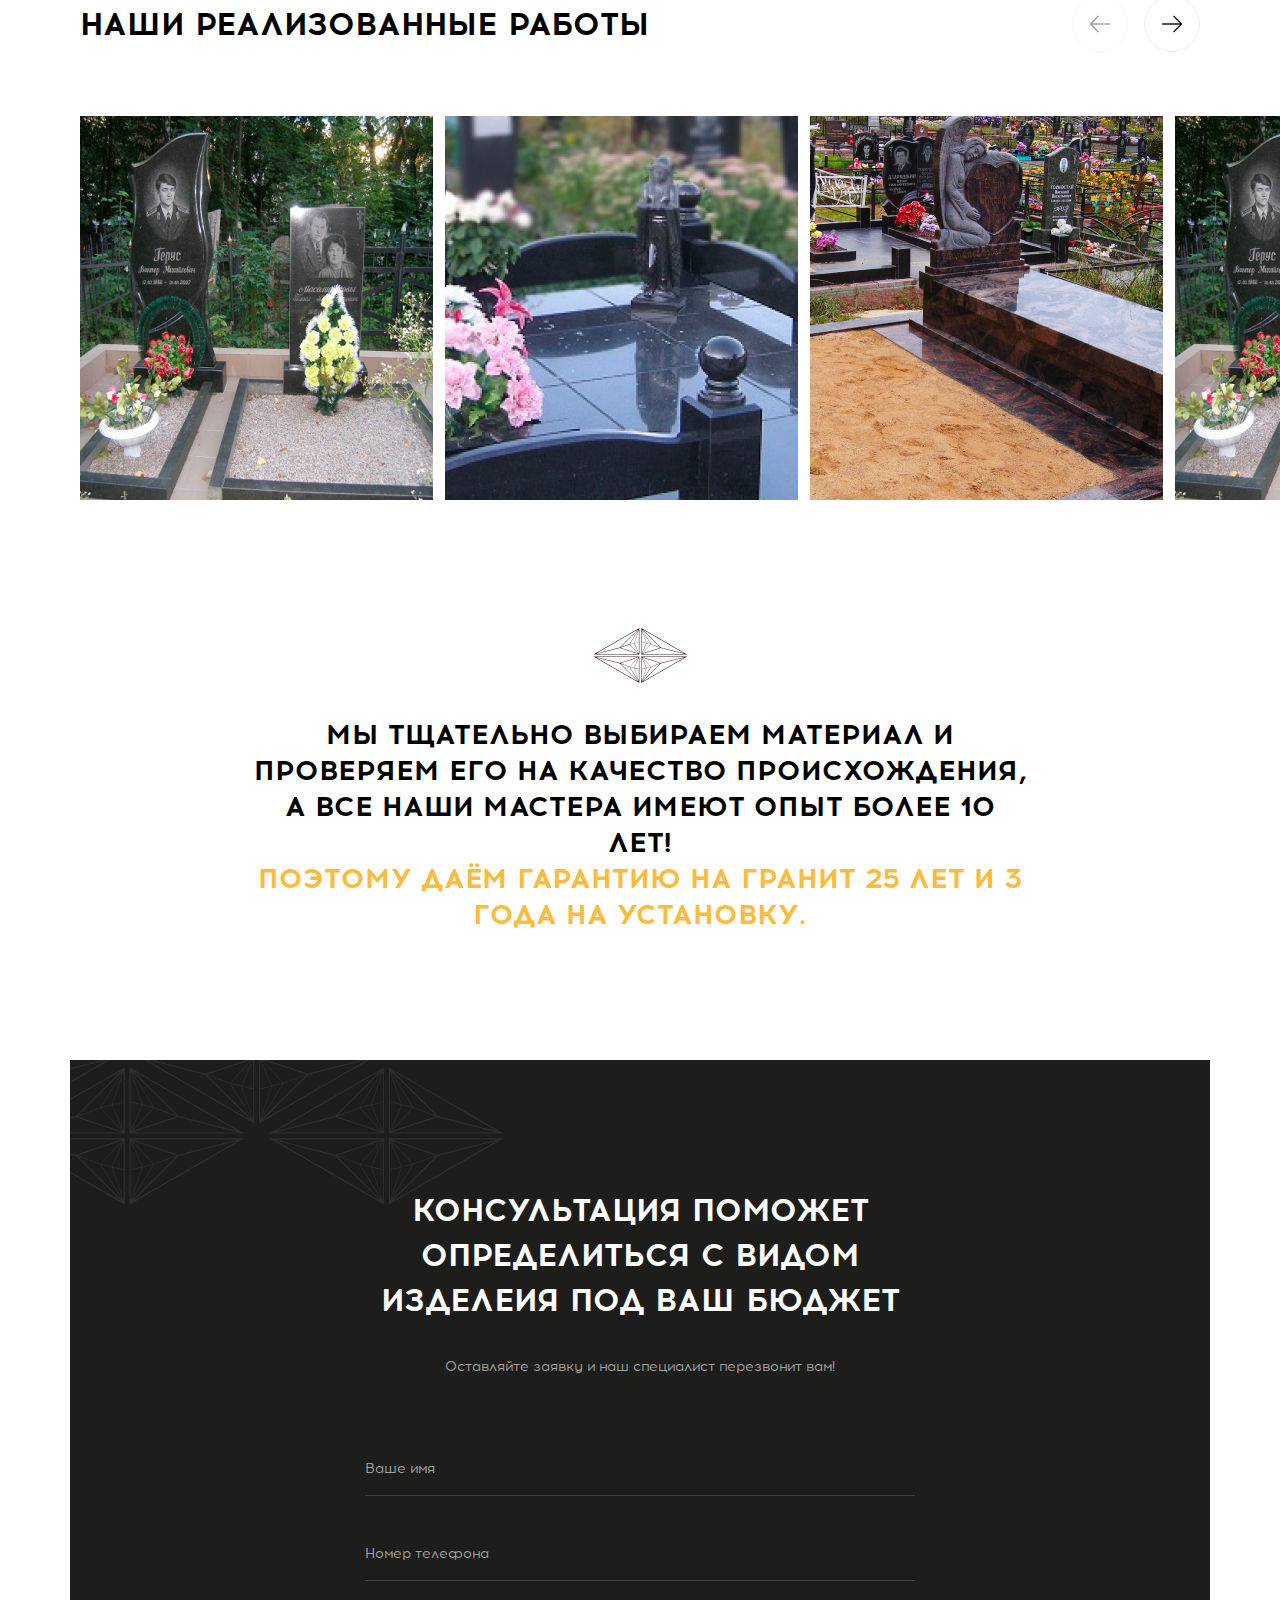
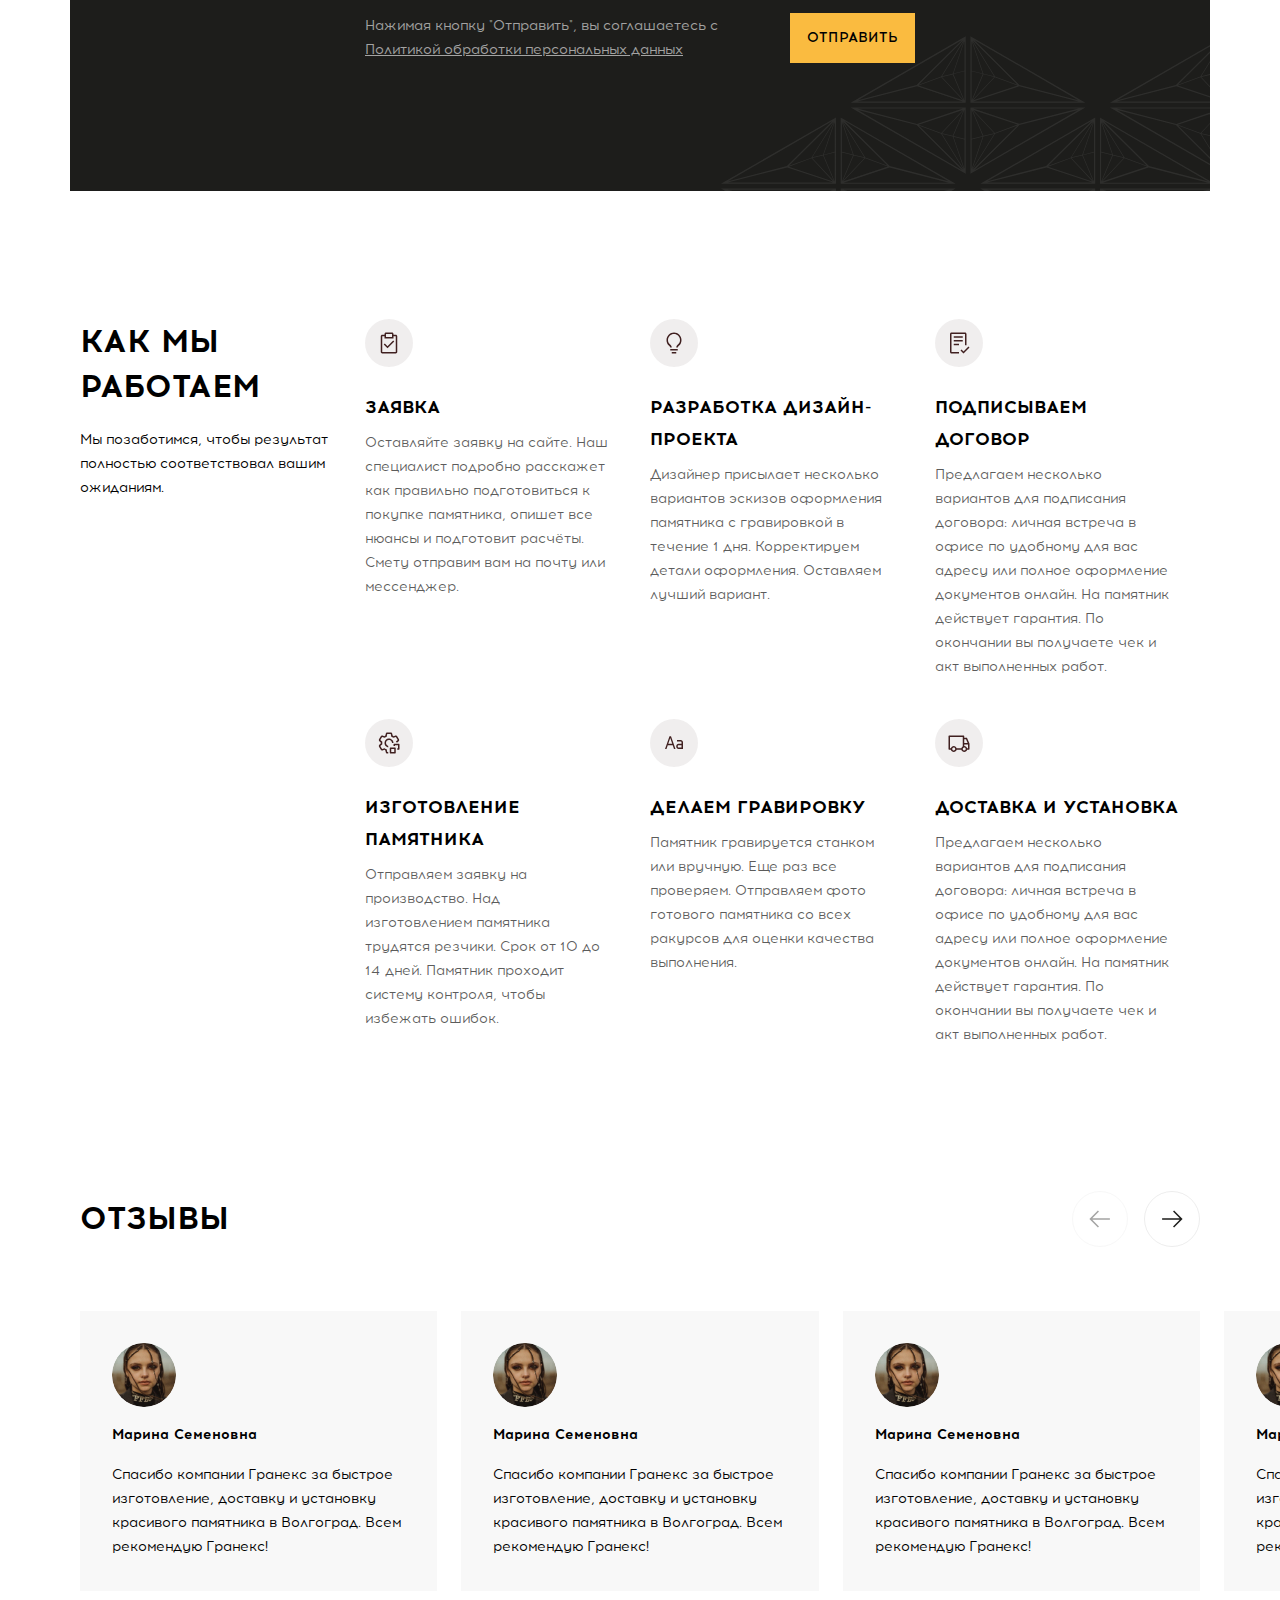
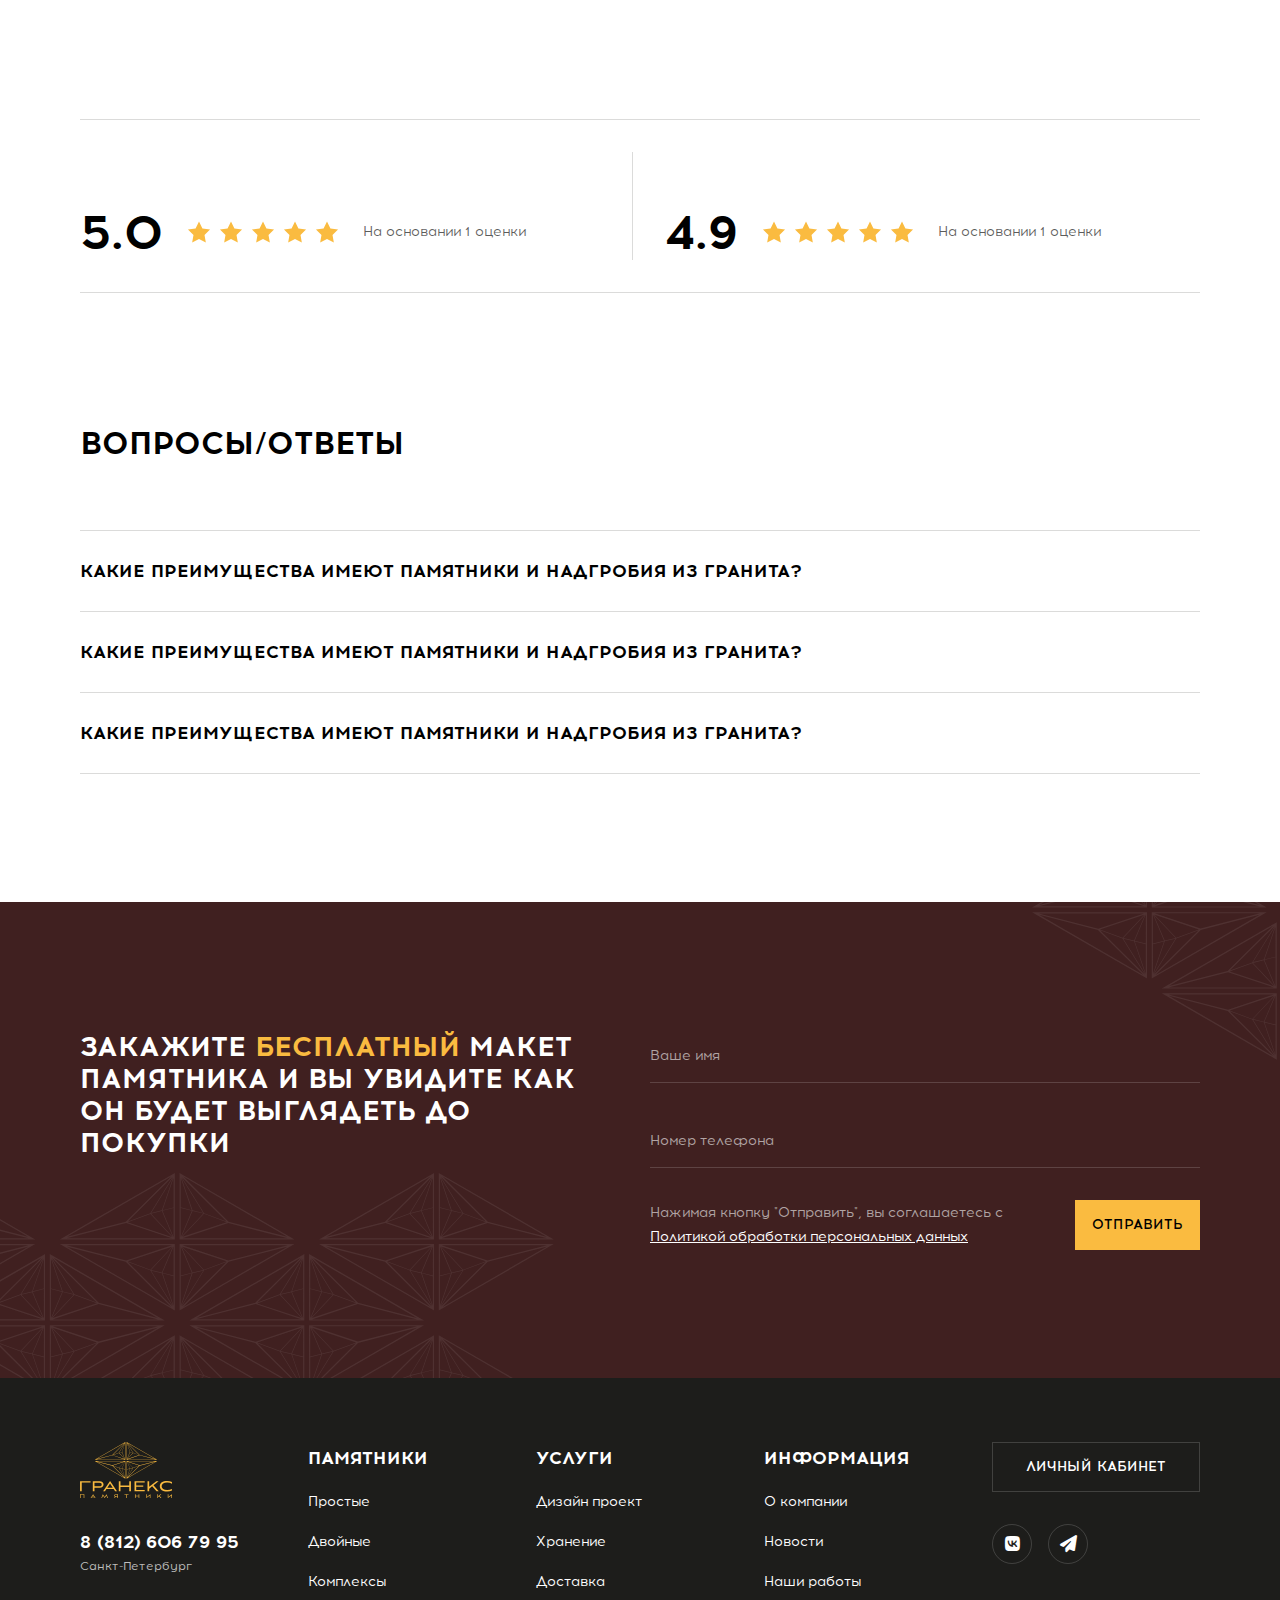
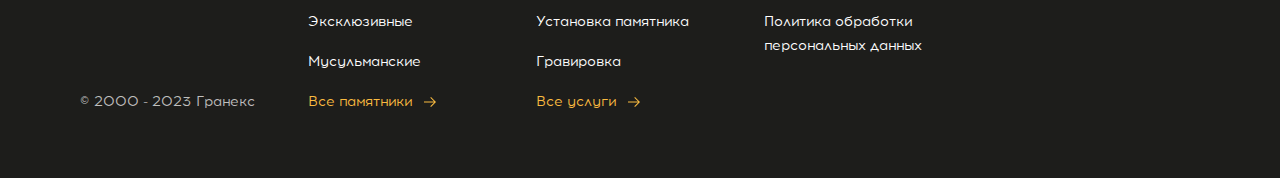
<file: services.html>
<!DOCTYPE html>
<html>

<head>

	<meta charset="utf-8">
	<!-- <base href="/"> -->

	<title>Simple Starter</title>
	<meta name="description" content="Simple Starter Description">

	<meta name="viewport"
		content="width=device-width, initial-scale=1.0, minimum-scale=1.0, maximum-scale=1.0, user-scalable=no">

	<link rel="icon" href="images/favicon.png">
	<meta property="og:image" content="images/preview.jpg">

	<link rel="stylesheet" href="libs/bootstrap/css/bootstrap-reboot.min.css">
	<link rel="stylesheet" href="libs/bootstrap/css/bootstrap-grid.min.css">
	<link rel="stylesheet" href="libs/components-font-awesome/css/all.min.css">
	<link rel="stylesheet" href="libs/swiper/swiper-bundle.min.css">
	<link rel="stylesheet" href="libs/fancybox/fancybox.min.css">
	<link rel="stylesheet" href="css/main.css">
	<link rel="stylesheet" href="css/media.css">

	<script src="libs/jquery/jquery-3.6.0.min.js" defer></script>
	<script src="libs/swiper/swiper-bundle.min.js" defer></script>
	<script src="libs/fancybox/fancybox.umd.js" defer></script>
	<script src="js/common.js" defer></script>

</head>

<body>

	<main>
		<header>
			<div class="container header-inner">
				<div class="row">
					<div class="col-12">
						<div class="h_widgets d-flex align-items-center">
							<div class="h_widget d-flex align-items-center">
								<a href="/" class="logo">
									<img src="images/logo.svg" alt="Гранекс">
								</a>
								<div class="nav-container">
									<nav class="main_nav">
										<ul>
											<li class="menu-item-has-children ">
												<a href="#monuments" class="toggle-hover">Памятники</a>
											</li>
											<li class="menu-item-has-children">
												<a href="#services" class="toggle-hover">Услуги</a>
											</li>
											<li class="menu-item-has-children">
												<a href="#info" class="toggle-hover">Информация</a>
												<ul class="sub-menu">
													<li><a href="#">О нас</a></li>
													<li><a href="#">Наши работы</a></li>
													<li><a href="#">Вопросы - ответы</a></li>
												</ul>
											</li>
											<li>
												<a href="#">Контакты</a>
											</li>
										</ul>
										<div class="h-widget d-flex d-lg-none flex-column">
											<div class="h_widgets_contact">
												<a href="tel:">8 (812) 606 79 95</a>
												<div>Санкт-Петербург</div>
											</div>
											<a href="" class="btn btn-transparent contact">Задать вопрос</a>
										</div>
									</nav>
								</div>
							</div>
							<div class="h-widget d-none align-items-center d-lg-flex">
								<div class="h_widgets_contact">
									<a href="tel:">8 (812) 606 79 95</a>
									<div>Санкт-Петербург</div>
								</div>
								<a href="" class="btn btn-transparent contact">Задать вопрос</a>
							</div>
							<div class="h-widget d-block d-lg-none">
								<div class="toggle-button">
									<span></span>
								</div>
							</div>
						</div>
					</div>
				</div>
			</div>
		</header>
		<aside class="hero_mnu" id="monuments">
			<div class="container">
				<div class="back-btn"><i class="fa-solid fa-arrow-left-long"></i>Назад</div>
				<a class="hero_mnu_item" href="#">
					<div class="hero_mnu_item_back">
						<img src="images/monument.png" alt="Простые памятники">
					</div>
					<div>Простые</div>
				</a>
				<a class="hero_mnu_item" href="#">
					<div class="hero_mnu_item_back">
						<img src="images/monument.png" alt="Простые памятники">
					</div>
					<div>Фигурные</div>
				</a>
				<a class="hero_mnu_item" href="#">
					<div class="hero_mnu_item_back">
						<img src="images/monument.png" alt="Простые памятники">
					</div>
					<div>Вертикальные</div>
				</a>
				<a class="hero_mnu_item" href="#">
					<div class="hero_mnu_item_back">
						<img src="images/monument.png" alt="Простые памятники">
					</div>
					<div>Комплексы</div>
				</a>
				<a class="hero_mnu_item" href="#">
					<div class="hero_mnu_item_back">
						<img src="images/monument.png" alt="Простые памятники">
					</div>
					<div>Двойные</div>
				</a>
				<a class="hero_mnu_item" href="#">
					<div class="hero_mnu_item_back">
						<img src="images/monument.png" alt="Простые памятники">
					</div>
					<div>Горизонтальные</div>
				</a>
				<a class="hero_mnu_item" href="#">
					<div class="hero_mnu_item_back">
						<img src="images/monument.png" alt="Простые памятники">
					</div>
					<div>Эксклюзивные</div>
				</a>
				<a class="hero_mnu_item" href="#">
					<div class="hero_mnu_item_back">
						<img src="images/monument.png" alt="Простые памятники">
					</div>
					<div>Мусульманские</div>
				</a>
				<a class="hero_mnu_item" href="#">
					<div class="hero_mnu_item_back">
						<img src="images/monument.png" alt="Простые памятники">
					</div>
					<div>Православные</div>
				</a>
			</div>
		</aside>
		<aside class="hero_mnu" id="services">
			<div class="container">
				<div class="back-btn"><i class="fa-solid fa-arrow-left-long"></i>Назад</div>
				<a class="hero_mnu_item" href="#">
					<div class="hero_mnu_item_back">
						<img src="images/service.jpg" alt="Простые памятники">
					</div>
					<div>Дизайн-проект 3D и макеты 2D</div>
				</a>
				<a class="hero_mnu_item" href="#">
					<div class="hero_mnu_item_back">
						<img src="images/service.jpg" alt="Простые памятники">
					</div>
					<div>Хранение до востребования</div>
				</a>
				<a class="hero_mnu_item" href="#">
					<div class="hero_mnu_item_back">
						<img src="images/service.jpg" alt="Простые памятники">
					</div>
					<div>Доставка</div>
				</a>
				<a class="hero_mnu_item" href="#">
					<div class="hero_mnu_item_back">
						<img src="images/service.jpg" alt="Простые памятники">
					</div>
					<div>Установка памятника</div>
				</a>
				<a class="hero_mnu_item" href="#">
					<div class="hero_mnu_item_back">
						<img src="images/service.jpg" alt="Простые памятники">
					</div>
					<div>Гравировка</div>
				</a>
			</div>
		</aside>
		<section class="section-before section-center">
			<div class="container">
				<div class="row align-items-center justify-content-center">
					<div class="col-lg-8">
						<div class="text-wiget-page text-center">
							<h2 class="section-title lg-pr-20">ОФОРМИМ МЕСТО ЗАХОРОНЕНИя ПОД КЛЮЧ</h3>
								<div class="text-widget">
									<p>От изготовления памятника до установки и благоустройства захоронения.</p>
									<a href="#" class="btn contact mt-lg-4">Заявка на консультацию</a>
								</div>
						</div>
					</div>
				</div>
			</div>
		</section>
		<section class="bg-gray union">
			<div class="container">
				<div class="row">
					<div class="col-lg-5">
						<h3 class="section-title-alt lg-pr-20">Наши услуги</h3>
						<div class="text-widget">
							<p>При изготовлении памятников и надгробий важными услугами являются разработка дизайна и эскиза, выбор подходящего материала, изготовление самого памятника, его доставка и установка. Всё это необходимо для того, чтобы создать уникальный и качественный памятник, который будет отражать индивидуальность и уважение к ушедшему человеку.
							</p>
							<p>Специалисты компании “Гранекс” готовы проконсультировать Вас по выбору стиля, формы и персонализации памятника. Также, наша компания готова помочь сохранить и продлить срок службы мемориальных сооружений с помощью реставрации старых памятников и ухода захоронения.</p>
						</div>
					</div>
				</div>
			</div>
			<div class="section-full-background" style="background-image: url('./images/services.jpg');"></div>
		</section>
		<section>
			<div class="container">
				<div class="row gy-5">
					<div class="col-lg-4">
						<div class="work_card">
							<img src="images/work.jpg" loading="lazy">
							<div class="four">Дизайн-проект 3D и макеты 2D</div>
							<p class="small-text">Дизайн-проект памятника художник сделает по вашим пожеланиям. Предоставим три варианта проекта на выбор бесплатно.</p>
							<a href="#" class="btn btn-white">Подробнее</a>
						</div>
					</div>
					<div class="col-lg-4">
						<div class="work_card">
							<img src="images/work.jpg" loading="lazy">
							<div class="four">Дизайн-проект 3D и макеты 2D</div>
							<p class="small-text">Дизайн-проект памятника художник сделает по вашим пожеланиям. Предоставим три варианта проекта на выбор бесплатно.</p>
							<a href="#" class="btn btn-white">Подробнее</a>
						</div>
					</div>
					<div class="col-lg-4">
						<div class="work_card">
							<img src="images/work.jpg" loading="lazy">
							<div class="four">Дизайн-проект 3D и макеты 2D</div>
							<p class="small-text">Дизайн-проект памятника художник сделает по вашим пожеланиям. Предоставим три варианта проекта на выбор бесплатно.</p>
							<a href="#" class="btn btn-white">Подробнее</a>
						</div>
					</div>
					<div class="col-lg-4">
						<div class="work_card">
							<img src="images/work.jpg" loading="lazy">
							<div class="four">Дизайн-проект 3D и макеты 2D</div>
							<p class="small-text">Дизайн-проект памятника художник сделает по вашим пожеланиям. Предоставим три варианта проекта на выбор бесплатно.</p>
							<a href="#" class="btn btn-white">Подробнее</a>
						</div>
					</div>
					<div class="col-lg-4">
						<div class="work_card">
							<img src="images/work.jpg" loading="lazy">
							<div class="four">Дизайн-проект 3D и макеты 2D</div>
							<p class="small-text">Дизайн-проект памятника художник сделает по вашим пожеланиям. Предоставим три варианта проекта на выбор бесплатно.</p>
							<a href="#" class="btn btn-white">Подробнее</a>
						</div>
					</div>
				</div>
			</div>
		</section>
		<section class="bg-accent bg-before bg-after">
			<div class="container">
				<div class="row gy-4">
					<div class="col-lg-6">
						<h3 class="section-title-alt white lg-pr-20">Консультация поможет определиться с видом изделеия под ваш
							бюджет – оставляйте заявку и наш специалист перезвонит вам!</h3>
					</div>
					<div class="col-lg-6">
						<form class="form">
							<div class="form-group">
								<input type="text" id="fname" name="fname" required placeholder="Ваше имя">
								<label for="fname">Ваше имя</label>
							</div>
							<div class="form-group">
								<input type="text" id="phone" name="phone" required placeholder="Номер телефона">
								<label for="phone">Номер телефона</label>
							</div>
							<div
								class="d-flex justify-content-lg-between flex-lg-row flex-lg-row flex-column-reverse align-items-lg-center">
								<p class="white mb-0">Нажимая кнопку "Отправить", вы соглашаетесь с <a href="/privacy-policy"
										target="_blank">Политикой обработки персональных данных</a></p>
								<button type="submit" class="btn">Отправить</button>
							</div>
						</form>
					</div>
				</div>
			</div>
		</section>
		<section>
			<div class="container">
				<div class="row d-lg-flex justify-content-center align-items-center">
					<div class="col-12 col-lg-10">
						<h2 class="section-title">Наши реализованные работы</h2>
					</div>
					<div class="col">
						<div class="slider_nav d-none d-lg-flex justify-content-end align-items-center">
							<div class="prev_btn">
								<img src="images/arrow-up-left.svg" alt="">
							</div>
							<div class="next_btn">
								<img src="images/arrow-up-right.svg" alt="">
							</div>
						</div>
					</div>
				</div>
				<div class="row">
					<div class="categories_slider">
						<div class="swiper-wrapper">
							<div class="swiper-slide">
								<a href="images/project1.png" class="project_slide" data-fancybox="gallery">
									<img src="images/project1.png" alt="">
								</a>
							</div>
							<div class="swiper-slide">
								<a href="images/project2.png" class="project_slide" data-fancybox="gallery">
									<img src="images/project2.png" alt="">
								</a>
							</div>
							<div class="swiper-slide">
								<a href="images/project3.png" class="project_slide" data-fancybox="gallery">
									<img src="images/project3.png" alt="">
								</a>
							</div>
							<div class="swiper-slide">
								<a href="images/project1.png" class="project_slide" data-fancybox="gallery">
									<img src="images/project1.png" alt="">
								</a>
							</div>
						</div>
					</div>
				</div>
			</div>
		</section>
		<section class="pt-0">
			<div class="container">
				<div class="row justify-content-center align-items-center">
					<div class="col-lg-9 text-center">
						<h3 class="section-title-alt quote">Мы тщательно выбираем материал и проверяем его на качество
							происхождения, а все наши мастера имеют опыт более 10 лет!
							<br><span>Поэтому даём гарантию на гранит 25 лет и 3 года на установку.</span>
						</h3>
					</div>
				</div>
			</div>
		</section>
		<section class="p-0">
			<div class="container bg-dark alt-before">
				<div class="row justify-content-center">
					<div class="col-xl-6 col-lg-9">
						<form class="form alt-form padding">
							<div class="text-center md-text-left white">
								<h2 class="section-title">Консультация поможет определиться с видом изделеия под ваш бюджет</h2>
								<p>Оставляйте заявку и наш специалист перезвонит вам!</p>
							</div>
							<div class="form-group">
								<input type="text" name="fname" id="fname2" required placeholder="Ваше имя">
								<label for="fname2">Ваше имя</label>
							</div>
							<div class="form-group">
								<input type="text" class="phone" name="phone" id="phone2" required placeholder="Номер телефона">
								<label for="phone2">Номер телефона</label>
							</div>
							<div
								class="d-flex justify-content-lg-between flex-lg-row flex-lg-row flex-column-reverse align-items-lg-center">
								<p class="white mb-0">Нажимая кнопку "Отправить", вы соглашаетесь с <a href="/privacy-policy"
										target="_blank">Политикой обработки персональных данных</a></p>
								<button type="submit" class="btn">Отправить</button>
							</div>
						</form>
					</div>
				</div>
			</div>
		</section>
		<section>
			<div class="container">
				<div class="row gy-4">
					<div class="col-lg-3">
						<h2 class="section-title mb-sm-16 mb-20">Как мы работаем</h2>
						<p class="small-text">Мы позаботимся, чтобы результат полностью соответствовал вашим ожиданиям.</p>
					</div>
					<div class="col-lg-9">
						<div class="row gy-4 "><!-- line-columns -->
							<div class="col-lg-4">
								<div class="service_card">
									<div class="service_card_icon">
										<svg xmlns="http://www.w3.org/2000/svg" width="24" height="24" viewBox="0 0 24 24" fill="none">
											<g clip-path="url(#clip0_283_5865)">
												<path
													d="M10.5 15.1351L7.8075 12.4426L6.75 13.5001L10.5 17.2501L17.25 10.5001L16.1925 9.43506L10.5 15.1351Z"
													fill="#402020" />
												<path
													d="M18.75 3.75H16.5V3C16.5 2.60218 16.342 2.22064 16.0607 1.93934C15.7794 1.65804 15.3978 1.5 15 1.5H9C8.60218 1.5 8.22064 1.65804 7.93934 1.93934C7.65804 2.22064 7.5 2.60218 7.5 3V3.75H5.25C4.85218 3.75 4.47064 3.90804 4.18934 4.18934C3.90804 4.47064 3.75 4.85218 3.75 5.25V21C3.75 21.3978 3.90804 21.7794 4.18934 22.0607C4.47064 22.342 4.85218 22.5 5.25 22.5H18.75C19.1478 22.5 19.5294 22.342 19.8107 22.0607C20.092 21.7794 20.25 21.3978 20.25 21V5.25C20.25 4.85218 20.092 4.47064 19.8107 4.18934C19.5294 3.90804 19.1478 3.75 18.75 3.75ZM9 3H15V6H9V3ZM18.75 21H5.25V5.25H7.5V7.5H16.5V5.25H18.75V21Z"
													fill="#402020" />
											</g>
											<defs>
												<clipPath id="clip0_283_5865">
													<rect width="24" height="24" fill="#402020" />
												</clipPath>
											</defs>
										</svg>
									</div>
									<h4>Заявка</h4>
									<p>Оставляйте заявку на сайте. Наш специалист подробно расскажет как правильно подготовиться к покупке
										памятника, опишет все нюансы и подготовит расчёты. Смету отправим вам на почту или мессенджер.</p>
								</div>
							</div>
							<div class="col-lg-4">
								<div class="service_card">
									<div class="service_card_icon">
										<svg xmlns="http://www.w3.org/2000/svg" width="24" height="24" viewBox="0 0 24 24" fill="none">
											<g clip-path="url(#clip0_283_5881)">
												<path d="M15.75 18H8.25V19.5H15.75V18Z" fill="#402020" />
												<path d="M14.25 21H9.75V22.5H14.25V21Z" fill="#402020" />
												<path
													d="M12 1.5C10.0109 1.5 8.10323 2.29018 6.6967 3.6967C5.29018 5.10322 4.5 7.01088 4.5 9C4.44928 10.09 4.65808 11.1765 5.10923 12.17C5.56037 13.1636 6.24096 14.0358 7.095 14.715C7.845 15.4125 8.25 15.81 8.25 16.5H9.75C9.75 15.12 8.9175 14.3475 8.1075 13.605C7.40652 13.0682 6.84786 12.3677 6.48044 11.5649C6.11302 10.7621 5.94806 9.88138 6 9C6 7.4087 6.63214 5.88258 7.75736 4.75736C8.88258 3.63214 10.4087 3 12 3C13.5913 3 15.1174 3.63214 16.2426 4.75736C17.3679 5.88258 18 7.4087 18 9C18.0511 9.88203 17.885 10.7631 17.5162 11.566C17.1475 12.3689 16.5874 13.069 15.885 13.605C15.0825 14.355 14.25 15.105 14.25 16.5H15.75C15.75 15.81 16.1475 15.4125 16.905 14.7075C17.7585 14.0295 18.4387 13.1585 18.8899 12.1663C19.341 11.174 19.5501 10.0888 19.5 9C19.5 8.01509 19.306 7.03982 18.9291 6.12987C18.5522 5.21993 17.9997 4.39314 17.3033 3.6967C16.6069 3.00026 15.7801 2.44781 14.8701 2.0709C13.9602 1.69399 12.9849 1.5 12 1.5Z"
													fill="#402020" />
											</g>
											<defs>
												<clipPath id="clip0_283_5881">
													<rect width="24" height="24" fill="#402020" />
												</clipPath>
											</defs>
										</svg>
									</div>
									<h4>Разработка дизайн-проекта</h4>
									<p>Дизайнер присылает несколько вариантов эскизов оформления памятника с гравировкой в течение 1 дня.
										Корректируем детали оформления. Оставляем лучший вариант.</p>
								</div>
							</div>
							<div class="col-lg-4">
								<div class="service_card">
									<div class="service_card_icon">
										<svg xmlns="http://www.w3.org/2000/svg" width="24" height="24" viewBox="0 0 24 24" fill="none">
											<g clip-path="url(#clip0_283_5843)">
												<path
													d="M16.5 20.3847L14.5575 18.4423L13.5 19.4999L16.5 22.4999L22.5 16.4999L21.4424 15.4424L16.5 20.3847Z"
													fill="#402020" />
												<path d="M12 12.75H6.75V14.25H12V12.75Z" fill="#402020" />
												<path d="M15.75 9H6.75V10.5H15.75V9Z" fill="#402020" />
												<path d="M15.75 5.25H6.75V6.75H15.75V5.25Z" fill="#402020" />
												<path
													d="M12 22.5H4.5C3.67275 22.5 3 21.8271 3 21V3C3 2.1729 3.67275 1.5 4.5 1.5H18C18.8273 1.5 19.5 2.1729 19.5 3V14.25H18V3H4.5V21H12V22.5Z"
													fill="#402020" />
											</g>
											<defs>
												<clipPath id="clip0_283_5843">
													<rect width="24" height="24" fill="white" />
												</clipPath>
											</defs>
										</svg>
									</div>
									<h4>Подписываем договор</h4>
									<p>Предлагаем несколько вариантов для подписания договора: личная встреча в офисе по удобному для вас
										адресу или полное оформление документов онлайн. На памятник действует гарантия. По окончании вы
										получаете чек и акт выполненных работ.</p>
								</div>
							</div>
							<div class="col-lg-4">
								<div class="service_card">
									<div class="service_card_icon">
										<svg xmlns="http://www.w3.org/2000/svg" width="24" height="24" viewBox="0 0 24 24" fill="none">
											<g clip-path="url(#clip0_283_5819)">
												<path
													d="M21.75 18.75H20.25V17.25H21V14.25H18V15H16.5V13.5C16.5 13.3011 16.579 13.1103 16.7197 12.9697C16.8603 12.829 17.0511 12.75 17.25 12.75H21.75C21.9489 12.75 22.1397 12.829 22.2803 12.9697C22.421 13.1103 22.5 13.3011 22.5 13.5V18C22.5 18.1989 22.421 18.3897 22.2803 18.5303C22.1397 18.671 21.9489 18.75 21.75 18.75Z"
													fill="#402020" />
												<path
													d="M18 22.5H13.5C13.3011 22.5 13.1103 22.421 12.9697 22.2803C12.829 22.1397 12.75 21.9489 12.75 21.75V17.25C12.75 17.0511 12.829 16.8603 12.9697 16.7197C13.1103 16.579 13.3011 16.5 13.5 16.5H18C18.1989 16.5 18.3897 16.579 18.5303 16.7197C18.671 16.8603 18.75 17.0511 18.75 17.25V21.75C18.75 21.9489 18.671 22.1397 18.5303 22.2803C18.3897 22.421 18.1989 22.5 18 22.5ZM14.25 21H17.25V18H14.25V21Z"
													fill="#402020" />
												<path
													d="M11.25 14.8936C10.708 14.7524 10.2164 14.4621 9.8311 14.0555C9.44581 13.649 9.18223 13.1425 9.07031 12.5937C8.95838 12.0449 9.0026 11.4757 9.19793 10.9508C9.39326 10.4258 9.73188 9.96616 10.1753 9.624C10.6188 9.28184 11.1493 9.07089 11.7066 9.0151C12.264 8.95931 12.8258 9.06092 13.3282 9.30839C13.8307 9.55587 14.2537 9.93928 14.5492 10.4151C14.8448 10.8909 15.0009 11.4401 15 12.0002H16.5C16.5009 11.142 16.2563 10.3015 15.7953 9.57776C15.3342 8.85401 14.6758 8.27718 13.8977 7.9153C13.1195 7.55342 12.2542 7.42157 11.4036 7.5353C10.553 7.64904 9.75271 8.00361 9.097 8.5572C8.4413 9.1108 7.95757 9.84035 7.70283 10.6598C7.4481 11.4793 7.43299 12.3545 7.65928 13.1823C7.88558 14.01 8.34384 14.7559 8.98005 15.3318C9.61625 15.9077 10.4039 16.2896 11.25 16.4327V14.8936Z"
													fill="#402020" />
												<path
													d="M21.6674 10.1625L19.9349 11.685L18.8699 10.62L20.6774 9.03L18.9074 5.97L16.3274 6.84C15.7231 6.33696 15.0386 5.93892 14.3024 5.6625L13.7699 3H10.2299L9.69742 5.6625C8.95538 5.9312 8.26713 6.32993 7.66492 6.84L5.09242 5.97L3.32242 9.03L5.36242 10.8225C5.22366 11.5988 5.22366 12.3937 5.36242 13.17L3.32242 14.97L5.09242 18.03L7.67242 17.16C8.27678 17.663 8.96129 18.0611 9.69742 18.3375L10.2299 21H11.2499V22.5H10.2299C9.8831 22.4996 9.54712 22.3791 9.27912 22.159C9.01112 21.9388 8.82765 21.6326 8.75992 21.2925L8.37742 19.4025C8.03787 19.2369 7.70965 19.049 7.39492 18.84L5.57242 19.455C5.41745 19.5054 5.2554 19.5308 5.09242 19.53C4.82897 19.5318 4.5698 19.4633 4.34171 19.3314C4.11361 19.1996 3.92485 19.0092 3.79492 18.78L2.02492 15.72C1.84987 15.4193 1.78481 15.067 1.84091 14.7236C1.89701 14.3801 2.07077 14.0669 2.33242 13.8375L3.77242 12.5775C3.75742 12.3825 3.74992 12.195 3.74992 12C3.74992 11.805 3.76492 11.6175 3.77992 11.43L2.33242 10.1625C2.07077 9.93309 1.89701 9.61985 1.84091 9.27642C1.78481 8.93299 1.84987 8.58074 2.02492 8.28L3.79492 5.22C3.92485 4.9908 4.11361 4.80044 4.34171 4.66859C4.5698 4.53675 4.82897 4.46819 5.09242 4.47C5.2554 4.46925 5.41745 4.49457 5.57242 4.545L7.38742 5.16C7.70472 4.95098 8.03544 4.76307 8.37742 4.5975L8.75992 2.7075C8.82765 2.36735 9.01112 2.06117 9.27912 1.84103C9.54712 1.62089 9.8831 1.50038 10.2299 1.5H13.7699C14.1167 1.50038 14.4527 1.62089 14.7207 1.84103C14.9887 2.06117 15.1722 2.36735 15.2399 2.7075L15.6224 4.5975C15.962 4.76311 16.2902 4.95102 16.6049 5.16L18.4274 4.545C18.5824 4.49457 18.7444 4.46925 18.9074 4.47C19.1709 4.46819 19.43 4.53675 19.6581 4.66859C19.8862 4.80044 20.075 4.9908 20.2049 5.22L21.9749 8.28C22.15 8.58074 22.215 8.93299 22.1589 9.27642C22.1028 9.61985 21.9291 9.93309 21.6674 10.1625Z"
													fill="#402020" />
											</g>
											<defs>
												<clipPath id="clip0_283_5819">
													<rect width="24" height="24" fill="white" />
												</clipPath>
											</defs>
										</svg>
									</div>
									<h4>Изготовление памятника</h4>
									<p>Отправляем заявку на производство. Над изготовлением памятника трудятся резчики. Срок от 10 до 14
										дней. Памятник проходит систему контроля, чтобы избежать ошибок.</p>
								</div>
							</div>
							<div class="col-lg-4">
								<div class="service_card">
									<div class="service_card_icon">
										<svg xmlns="http://www.w3.org/2000/svg" width="24" height="24" viewBox="0 0 24 24" fill="none">
											<g clip-path="url(#clip0_283_5836)">
												<path
													d="M18.75 9H15V10.5H18.75C18.9489 10.5002 19.1395 10.5792 19.2802 10.7198C19.4208 10.8605 19.4998 11.0511 19.5 11.25V12.75H16.5C15.9035 12.7507 15.3315 12.9879 14.9097 13.4097C14.4879 13.8315 14.2507 14.4035 14.25 15V15.75C14.2507 16.3465 14.4879 16.9185 14.9097 17.3403C15.3315 17.7621 15.9035 17.9993 16.5 18H21V11.25C20.9993 10.6535 20.7621 10.0815 20.3403 9.65973C19.9185 9.23792 19.3465 9.00066 18.75 9ZM16.5 16.5C16.3011 16.4998 16.1105 16.4208 15.9698 16.2802C15.8292 16.1395 15.7502 15.9489 15.75 15.75V15C15.7502 14.8011 15.8292 14.6105 15.9698 14.4698C16.1105 14.3292 16.3011 14.2502 16.5 14.25H19.5V16.5H16.5Z"
													fill="#402020" />
												<path
													d="M12 18H13.5L9 5.25H7.5L3 18H4.5L5.7702 14.25H10.7303L12 18ZM6.27833 12.75L8.15077 7.22167L8.35087 7.22205L10.2225 12.75H6.27833Z"
													fill="#402020" />
											</g>
											<defs>
												<clipPath id="clip0_283_5836">
													<rect width="24" height="24" fill="white" />
												</clipPath>
											</defs>
										</svg>
									</div>
									<h4>Делаем гравировку</h4>
									<p>Памятник гравируется станком или вручную. Еще раз все проверяем. Отправляем фото готового памятника
										со всех ракурсов для оценки качества выполнения.</p>
								</div>
							</div>
							<div class="col-lg-4">
								<div class="service_card">
									<div class="service_card_icon">
										<svg xmlns="http://www.w3.org/2000/svg" width="24" height="24" viewBox="0 0 24 24" fill="none">
											<g clip-path="url(#clip0_283_5853)">
												<path
													d="M22.44 12.4575L20.19 7.2075C20.1326 7.07194 20.0365 6.95627 19.9138 6.87492C19.7911 6.79356 19.6472 6.75012 19.5 6.75H17.25V5.25C17.25 5.05109 17.171 4.86032 17.0303 4.71967C16.8897 4.57902 16.6989 4.5 16.5 4.5H2.25C2.05109 4.5 1.86032 4.57902 1.71967 4.71967C1.57902 4.86032 1.5 5.05109 1.5 5.25V18C1.5 18.1989 1.57902 18.3897 1.71967 18.5303C1.86032 18.671 2.05109 18.75 2.25 18.75H3.855C4.02771 19.3855 4.40475 19.9466 4.92795 20.3465C5.45114 20.7465 6.09142 20.9632 6.75 20.9632C7.40858 20.9632 8.04886 20.7465 8.57205 20.3465C9.09525 19.9466 9.47229 19.3855 9.645 18.75H14.355C14.5277 19.3855 14.9048 19.9466 15.4279 20.3465C15.9511 20.7465 16.5914 20.9632 17.25 20.9632C17.9086 20.9632 18.5489 20.7465 19.0721 20.3465C19.5952 19.9466 19.9723 19.3855 20.145 18.75H21.75C21.9489 18.75 22.1397 18.671 22.2803 18.5303C22.421 18.3897 22.5 18.1989 22.5 18V12.75C22.4998 12.6495 22.4794 12.55 22.44 12.4575ZM17.25 8.25H19.005L20.61 12H17.25V8.25ZM6.75 19.5C6.45333 19.5 6.16332 19.412 5.91665 19.2472C5.66997 19.0824 5.47771 18.8481 5.36418 18.574C5.25065 18.2999 5.22094 17.9983 5.27882 17.7074C5.3367 17.4164 5.47956 17.1491 5.68934 16.9393C5.89912 16.7296 6.16639 16.5867 6.45736 16.5288C6.74834 16.4709 7.04994 16.5006 7.32403 16.6142C7.59811 16.7277 7.83238 16.92 7.9972 17.1666C8.16203 17.4133 8.25 17.7033 8.25 18C8.25 18.3978 8.09196 18.7794 7.81066 19.0607C7.52936 19.342 7.14782 19.5 6.75 19.5ZM14.355 17.25H9.645C9.47229 16.6145 9.09525 16.0534 8.57205 15.6534C8.04886 15.2535 7.40858 15.0367 6.75 15.0367C6.09142 15.0367 5.45114 15.2535 4.92795 15.6534C4.40475 16.0534 4.02771 16.6145 3.855 17.25H3V6H15.75V15.42C15.4085 15.6182 15.1095 15.8819 14.8701 16.1959C14.6307 16.51 14.4556 16.8682 14.355 17.25ZM17.25 19.5C16.9533 19.5 16.6633 19.412 16.4166 19.2472C16.17 19.0824 15.9777 18.8481 15.8642 18.574C15.7506 18.2999 15.7209 17.9983 15.7788 17.7074C15.8367 17.4164 15.9796 17.1491 16.1893 16.9393C16.3991 16.7296 16.6664 16.5867 16.9574 16.5288C17.2483 16.4709 17.5499 16.5006 17.824 16.6142C18.0981 16.7277 18.3324 16.92 18.4972 17.1666C18.662 17.4133 18.75 17.7033 18.75 18C18.75 18.3978 18.592 18.7794 18.3107 19.0607C18.0294 19.342 17.6478 19.5 17.25 19.5ZM21 17.25H20.145C19.9791 16.6076 19.6051 16.0384 19.0812 15.6313C18.5574 15.2242 17.9134 15.0022 17.25 15V13.5H21V17.25Z"
													fill="#402020" />
											</g>
											<defs>
												<clipPath id="clip0_283_5853">
													<rect width="24" height="24" fill="white" />
												</clipPath>
											</defs>
										</svg>
									</div>
									<h4>Доставка и установка</h4>
									<p>Предлагаем несколько вариантов для подписания договора: личная встреча в офисе по удобному для вас
										адресу или полное оформление документов онлайн. На памятник действует гарантия. По окончании вы
										получаете чек и акт выполненных работ.</p>
								</div>
							</div>
						</div>
					</div>
				</div>
			</div>
		</section>
		<section class="pt-0">
			<div class="container">
				<div class="row d-lg-flex justify-content-center align-items-center">
					<div class="col-12 col-lg-10">
						<h2 class="section-title">Отзывы</h2>
					</div>
					<div class="col">
						<div class="slider_nav d-none d-lg-flex justify-content-end align-items-center">
							<div class="prev_btn">
								<img src="images/arrow-up-left.svg" alt="">
							</div>
							<div class="next_btn">
								<img src="images/arrow-up-right.svg" alt="">
							</div>
						</div>
					</div>
				</div>
				<div class="row">
					<div class="testimonials_slider">
						<div class="swiper-wrapper">
							<div class="swiper-slide">
								<div class="testimonial_card">
									<img src="images/testimonial.jpg" loading="lazy">
									<div class="small-text">Марина Семеновна</div>
									<p>Спасибо компании Гранекс за быстрое изготовление, доставку и установку красивого памятника в Волгоград. Всем рекомендую Гранекс!</p>
								</div>
							</div>
							<div class="swiper-slide">
								<div class="testimonial_card">
									<img src="images/testimonial.jpg" loading="lazy">
									<div class="small-text">Марина Семеновна</div>
									<p>Спасибо компании Гранекс за быстрое изготовление, доставку и установку красивого памятника в Волгоград. Всем рекомендую Гранекс!</p>
								</div>
							</div>
							<div class="swiper-slide">
								<div class="testimonial_card">
									<img src="images/testimonial.jpg" loading="lazy">
									<div class="small-text">Марина Семеновна</div>
									<p>Спасибо компании Гранекс за быстрое изготовление, доставку и установку красивого памятника в Волгоград. Всем рекомендую Гранекс!</p>
								</div>
							</div>
							<div class="swiper-slide">
								<div class="testimonial_card">
									<img src="images/testimonial.jpg" loading="lazy">
									<div class="small-text">Марина Семеновна</div>
									<p>Спасибо компании Гранекс за быстрое изготовление, доставку и установку красивого памятника в Волгоград. Всем рекомендую Гранекс!</p>
								</div>
							</div>
						</div>
					</div>
				</div>
			</div>
		</section>
		<section class="p-0">
			<div class="container">
				<div class="row">
					<div class="col-12">
						<div class="eternal_reviews d-flex justify-content-between">
							<div class="eternal_reviews_item d-flex d-lg-block flex-column flex-lg-row align-items-center">
								<div class="review_icon">
									<img src="images/avito.svg" loading="lazy">
								</div>
								<div class="d-flex review_meta align-items-center flex-column flex-lg-row">
									<div class="one">5.0</div>
									<div class="review_meta_rate d-lg-flex d-none align-items-center">
										<div></div>
										<div></div>
										<div></div>
										<div></div>
										<div></div>
									</div>
									<span>На основании 1 оценки</span>
								</div>
							</div>
							<div class="eternal_reviews_item d-flex d-lg-block flex-column flex-lg-row align-items-center">
								<div class="review_icon">
									<img src="images/yandex.svg" loading="lazy">
								</div>
								<div class="d-flex review_meta align-items-center flex-column flex-lg-row">
									<div class="one">4.9</div>
									<div class="review_meta_rate d-lg-flex d-none align-items-center">
										<div></div>
										<div></div>
										<div></div>
										<div></div>
										<div></div>
									</div>
									<span>На основании 1 оценки</span>
								</div>
							</div>
						</div>
					</div>
				</div>
			</div>
		</section>
		<section>
			<div class="container">
				<div class="row">
					<div class="col-12">
						<h2 class="section-title">Вопросы/ответы</h2>
					</div>
				</div>
				<div class="row">
					<div class="faq_wrapper">
						<div class="faq_item">
							<div class="four">Какие преимущества имеют памятники и надгробия из гранита?</div>
							<p>Процесс изготовления начинается с выбора подходящего куска гранита, который затем обрабатывается и формируется в соответствии с дизайном памятника или надгробия. Затем на граните выполняется гравировка или наносится специальное изображение или текст, которые могут быть выбраны заказчиком.
								После этого памятник или надгробие полируются и обрабатываются специальными средствами для придания дополнительной защиты от внешних воздействий.</p>
						</div>
						<div class="faq_item">
							<div class="four">Какие преимущества имеют памятники и надгробия из гранита?</div>
							<p>Процесс изготовления начинается с выбора подходящего куска гранита, который затем обрабатывается и формируется в соответствии с дизайном памятника или надгробия. Затем на граните выполняется гравировка или наносится специальное изображение или текст, которые могут быть выбраны заказчиком.
								После этого памятник или надгробие полируются и обрабатываются специальными средствами для придания дополнительной защиты от внешних воздействий.</p>
						</div>
						<div class="faq_item">
							<div class="four">Какие преимущества имеют памятники и надгробия из гранита?</div>
							<p>Процесс изготовления начинается с выбора подходящего куска гранита, который затем обрабатывается и формируется в соответствии с дизайном памятника или надгробия. Затем на граните выполняется гравировка или наносится специальное изображение или текст, которые могут быть выбраны заказчиком.
								После этого памятник или надгробие полируются и обрабатываются специальными средствами для придания дополнительной защиты от внешних воздействий.</p>
						</div>
					</div>
				</div>
			</div>
		</section>
		<section class="bg-accent bg-before bg-after">
			<div class="container">
				<div class="row gy-4">
					<div class="col-lg-6">
						<h3 class="section-title-alt white lg-pr-20">Закажите <span>БЕСПЛАТНЫЙ</span>
							макет памятника и вы увидите как он будет выглядеть до покупки</h3>
					</div>
					<div class="col-lg-6">
						<form class="form">
							<div class="form-group">
								<input type="text" id="fname3" name="fname" required placeholder="Ваше имя">
								<label for="fname3">Ваше имя</label>
							</div>
							<div class="form-group">
								<input type="text" id="phone3" name="phone" required placeholder="Номер телефона">
								<label for="phone3">Номер телефона</label>
							</div>
							<div
								class="d-flex justify-content-lg-between flex-lg-row flex-lg-row flex-column-reverse align-items-lg-center">
								<p class="white mb-0">Нажимая кнопку "Отправить", вы соглашаетесь с <a href="/privacy-policy"
										target="_blank">Политикой обработки персональных данных</a></p>
								<button type="submit" class="btn">Отправить</button>
							</div>
						</form>
					</div>
				</div>
			</div>
		</section>
		<footer>
			<div class="container">
				<div class="row gy-4">
					<div class="col-lg-12">
						<div class="row gy-5">
							<div class="col-12 col-lg">
								<div class="f_widget d-flex flex-column justify-content-between ">
									<div class="d-flex d-lg-block align-items-center ">
										<a href="/" class="logo">
											<img src="images/logo.svg" loading="lazy">
										</a>
										<div class="h_widgets_contact">
											<a href="tel:">8 (812) 606 79 95</a>
											<div>Санкт-Петербург</div>
										</div>
									</div>
									<div class="copyright small-text d-none d-lg-block">
										<span>© 2000 - 2023 Гранекс</span>
									</div>
								</div>
							</div>
							<div class="col-6 col-lg">
								<div class="f_widget">
									<h4>Памятники</h4>
									<ul>
										<li><a href="#">Простые</a></li>
										<li><a href="#">Двойные</a></li>
										<li><a href="#">Комплексы</a></li>
										<li><a href="#">Эксклюзивные</a></li>
										<li><a href="#">Мусульманские</a></li>
										<li class="all"><a href="#">Все памятники</a></li>
									</ul>
								</div>
							</div>
							<div class="col-6 col-lg">
								<div class="f_widget">
									<h4>Услуги</h4>
									<ul>
										<li><a href="#">Дизайн проект</a></li>
										<li><a href="#">Хранение</a></li>
										<li><a href="#">Доставка</a></li>
										<li><a href="#">Установка памятника</a></li>
										<li><a href="#">Гравировка</a></li>
										<li class="all"><a href="#">Все услуги</a></li>
									</ul>
								</div>
							</div>
							<div class="col-6 col-lg">
								<div class="f_widget">
									<h4>Информация</h4>
									<ul>
										<li><a href="#">О компании</a></li>
										<li><a href="#">Новости</a></li>
										<li><a href="#">Наши работы</a></li>
										<li><a href="#">Политика обработки персональных данных</a></li>
									</ul>
								</div>
							</div>
							<div class="col-6 col-lg">
								<div class="f_widget">
									<a href="#" class="btn btn-transparent">Личный кабинет</a>
									<nav class="social">
										<ul>
											<li><a href="#"><i class="fa-brands fa-vk"></i></a></li>
											<li><a href="#"><i class="fa-solid fa-paper-plane"></i></a></li>
										</ul>
									</nav>
								</div>
							</div>
						</div>
					</div>
				</div>
			</div>
		</footer>
		<div class="popup for-contact">
			<div class="popup-dialog">
				<div class="popup-wrap">
					<div class="btn-close">
						<img src="images/cancel.svg">
					</div>
					<div>
						<h3>Задать вопрос</h3>
						<p>Остаьте свои контакты и мы вам перезвоним</p>
					</div>
					<form class="form popup-form">
						<div class="form-group">
							<input type="text" id="name-p" name="fname" required placeholder="Ваше имя">
							<label for="name-p">Ваше имя</label>
						</div>
						<div class="form-group">
							<input type="text" name="phone" placeholder="Телефон" id="phone-p" class="phone" required="">
							<label for="phone-p">Телефон</label>
						</div>
							<p>Нажимая кнопку, вы соглашаетесь с политикой обработки персональных данных</p>
							<button class="btn">Связаться с нами</button>
					</form>
				</div>
			</div>
		</div>
	</main>

</body>

</html>
</file>
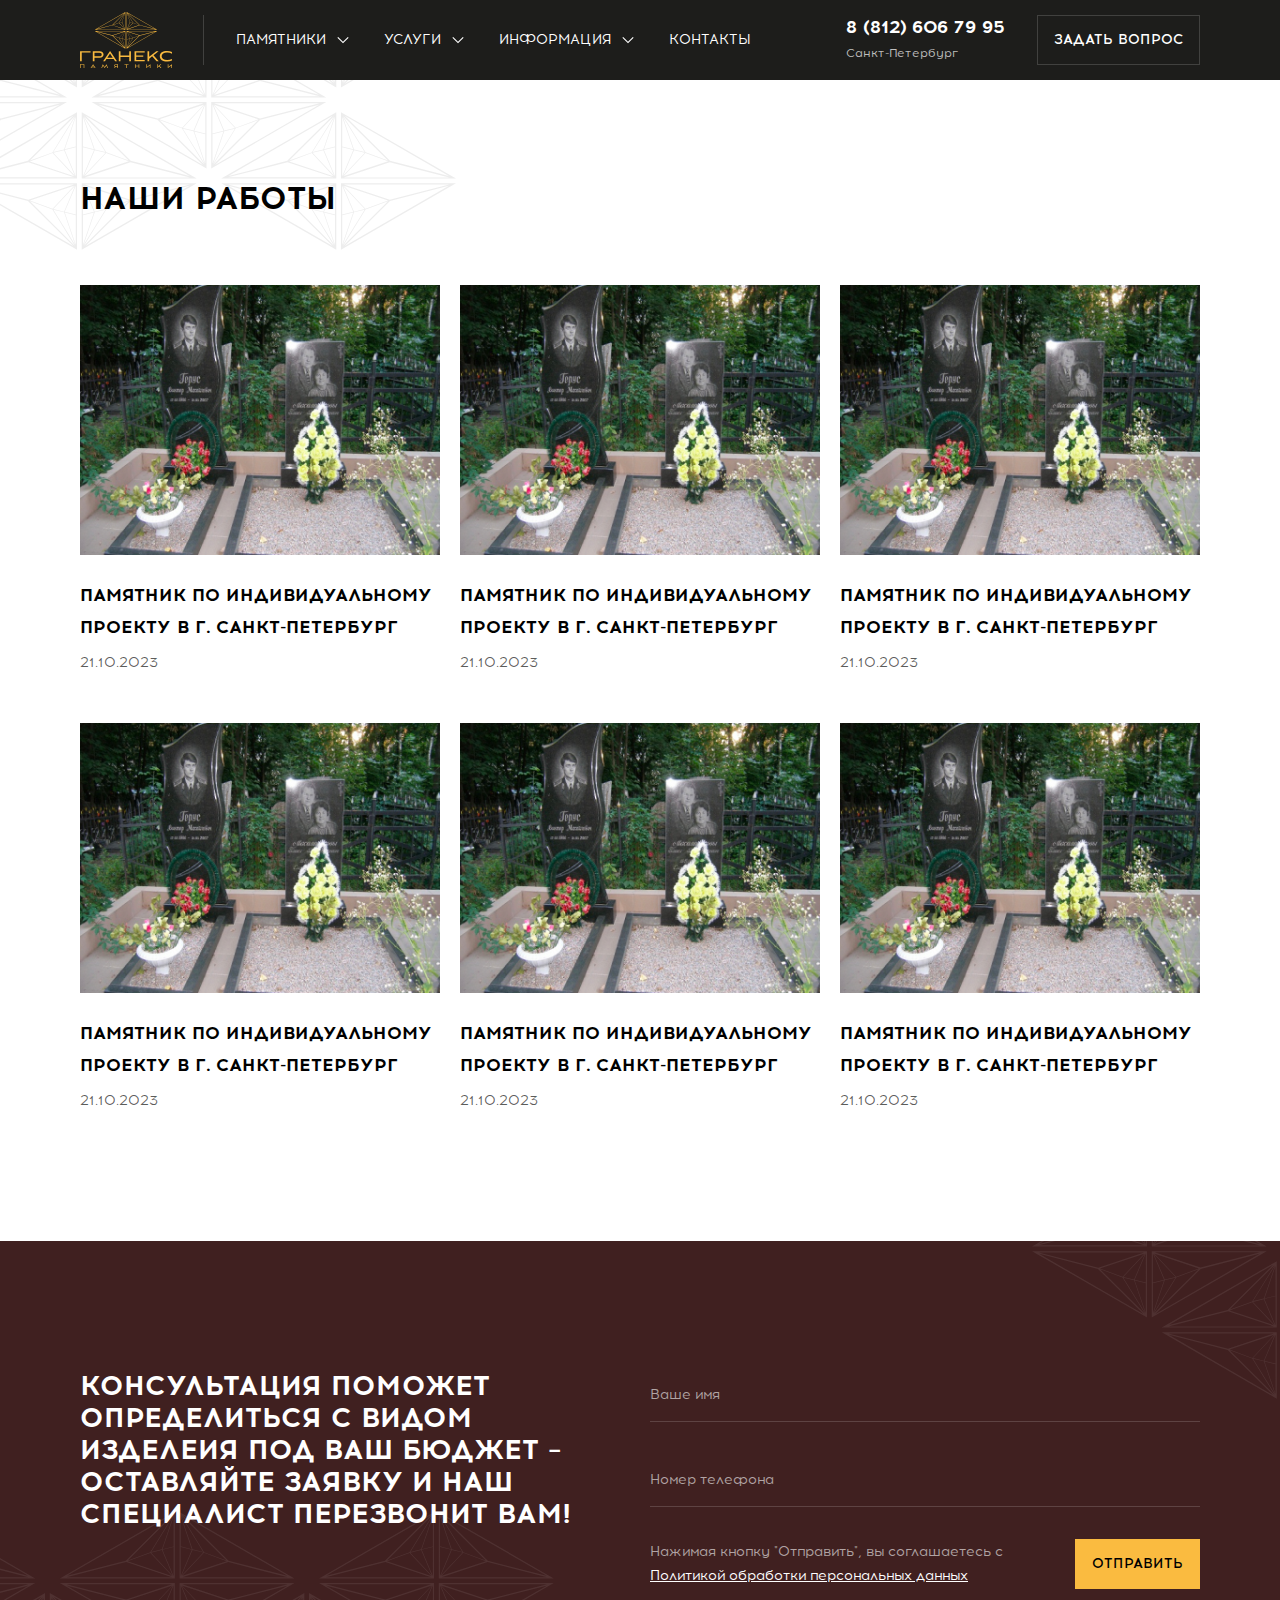
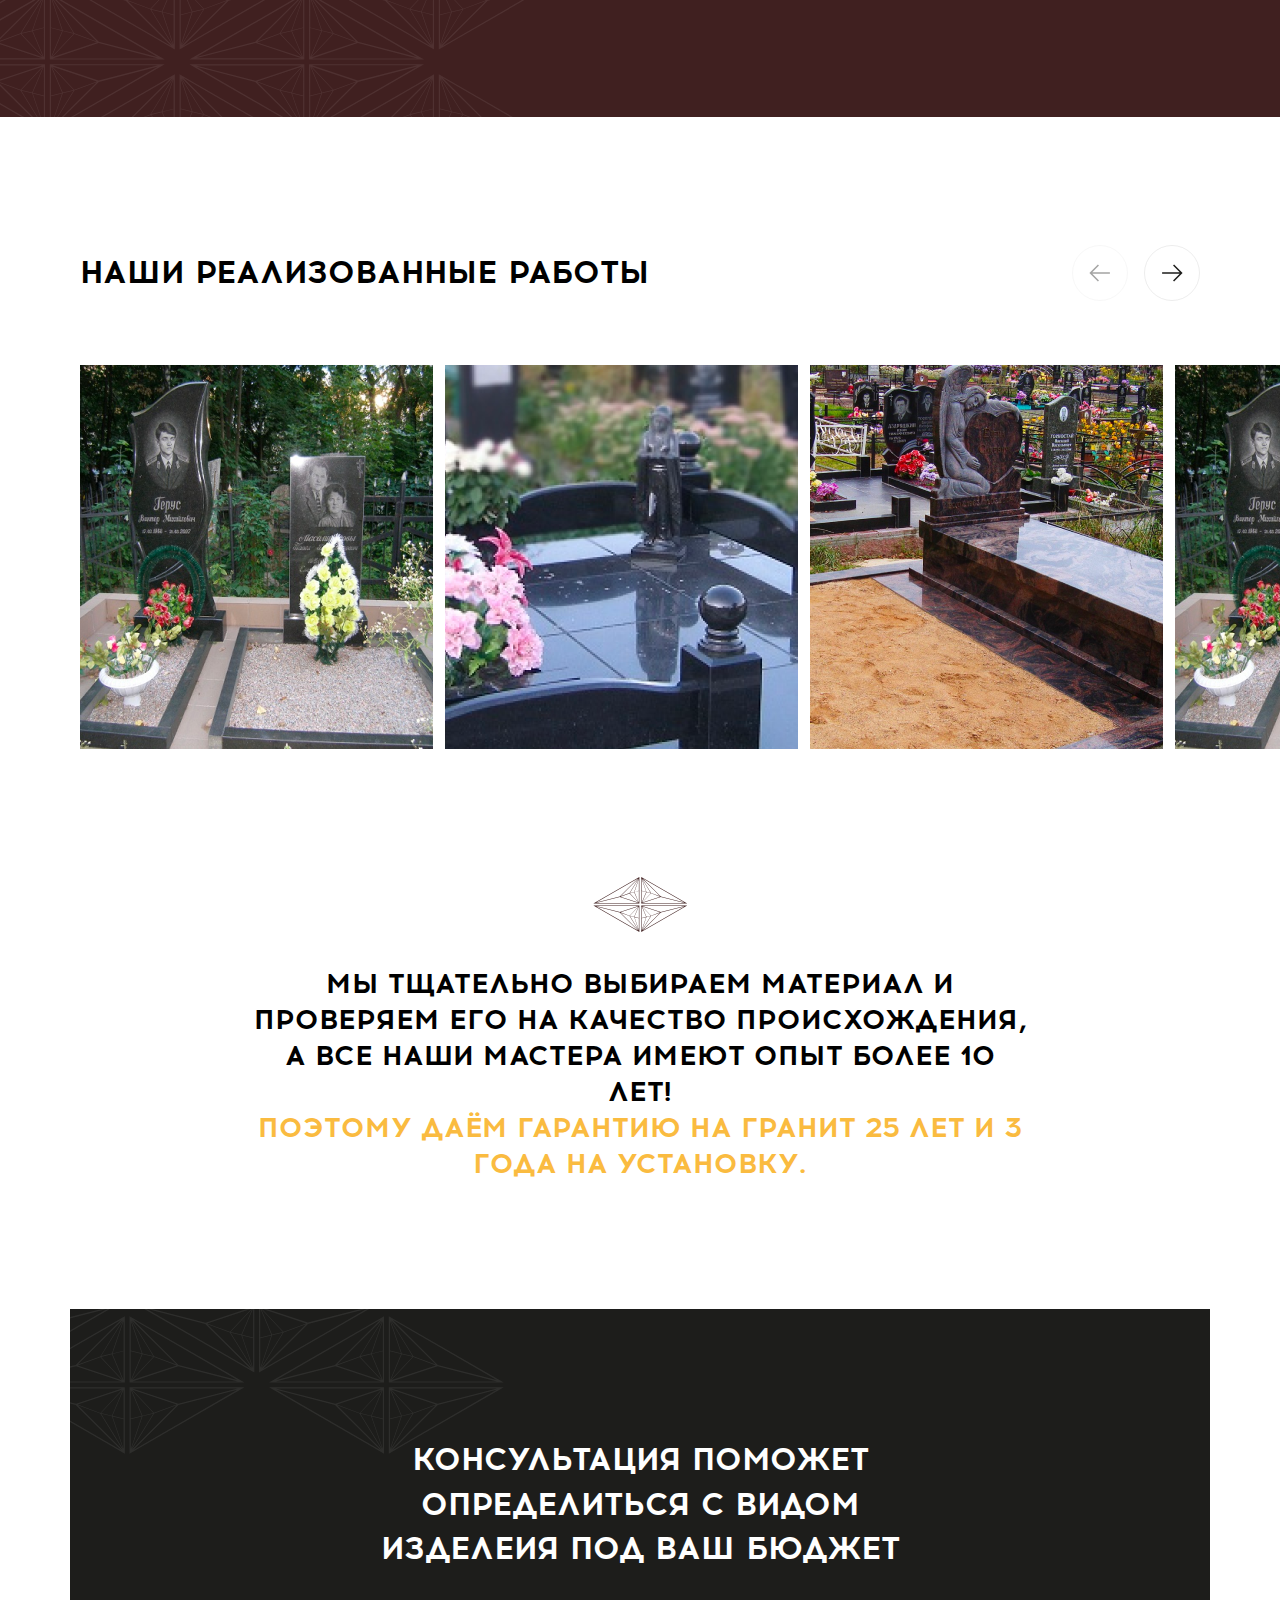
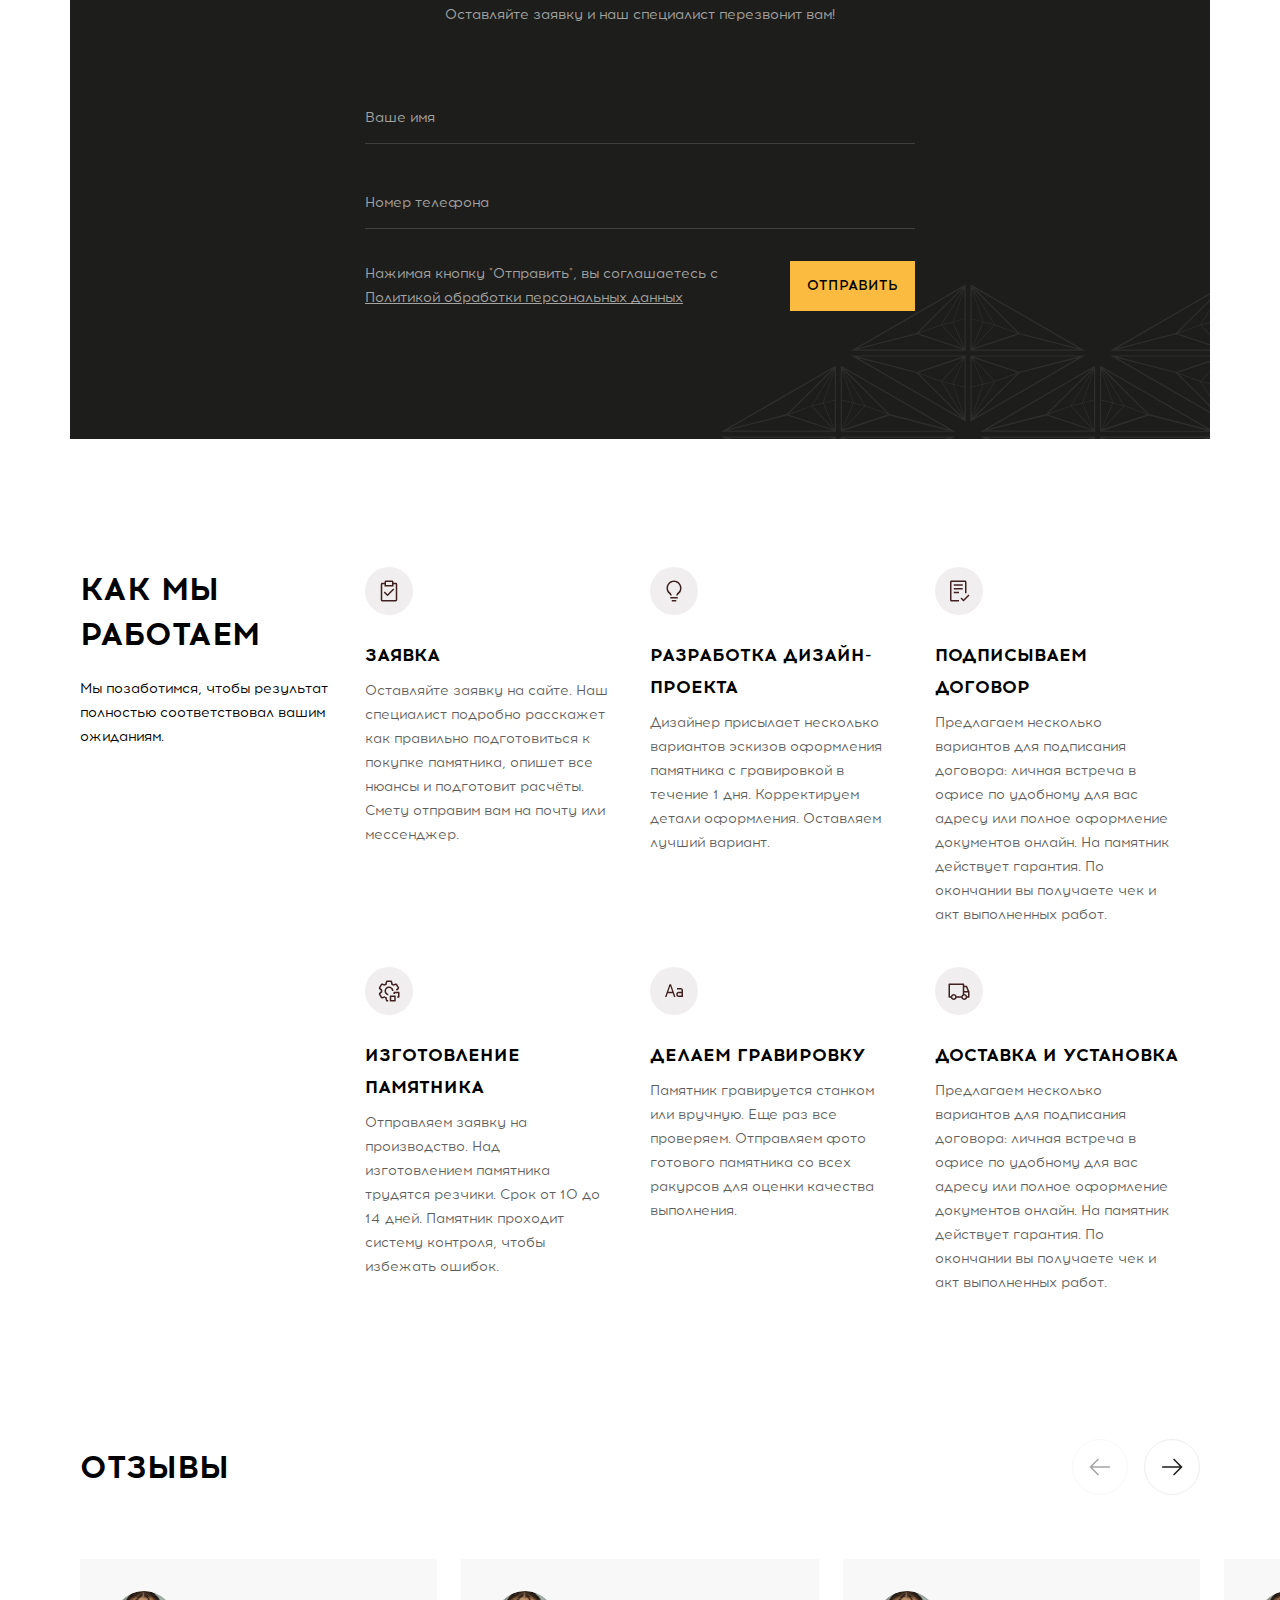
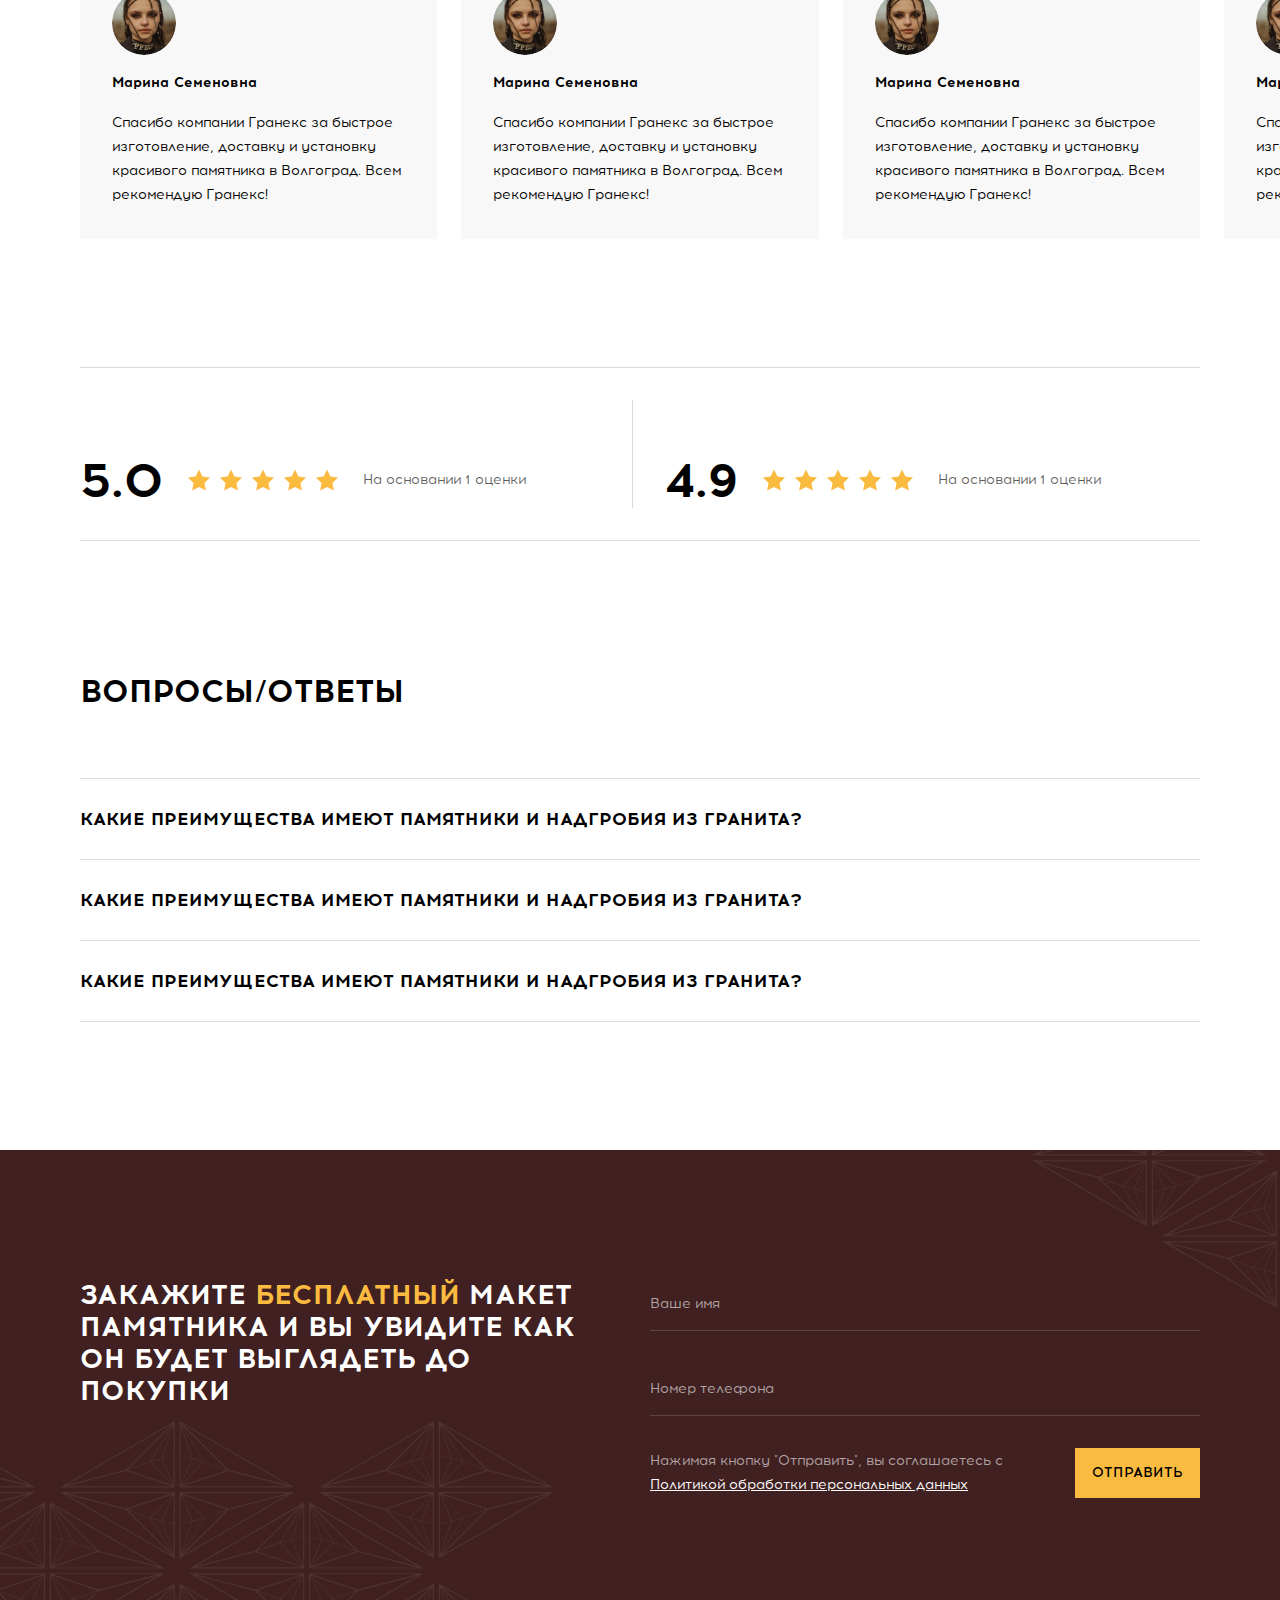
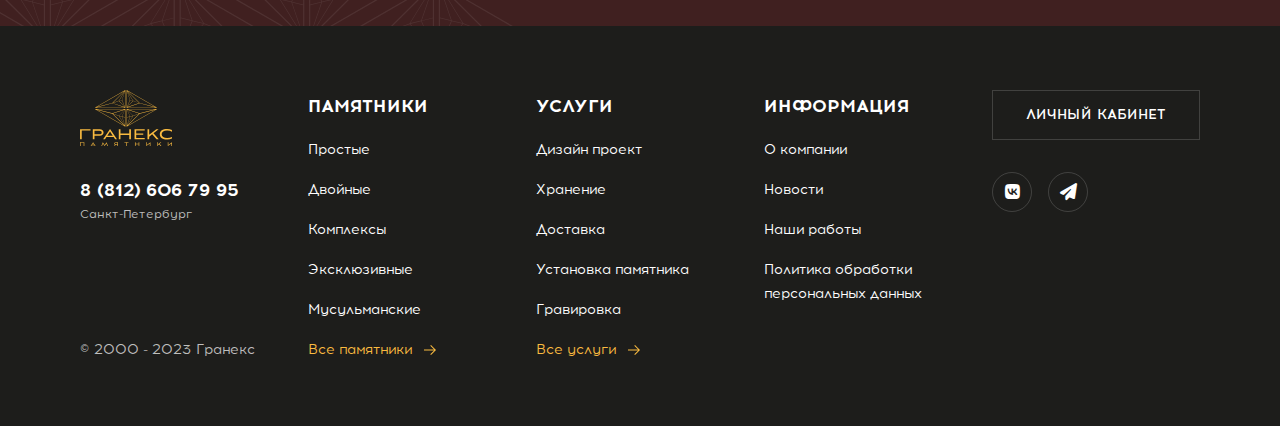
<file: works.html>
<!DOCTYPE html>
<html>

<head>

	<meta charset="utf-8">
	<!-- <base href="/"> -->

	<title>Simple Starter</title>
	<meta name="description" content="Simple Starter Description">

	<meta name="viewport"
		content="width=device-width, initial-scale=1.0, minimum-scale=1.0, maximum-scale=1.0, user-scalable=no">

	<link rel="icon" href="images/favicon.png">
	<meta property="og:image" content="images/preview.jpg">

	<link rel="stylesheet" href="libs/bootstrap/css/bootstrap-reboot.min.css">
	<link rel="stylesheet" href="libs/bootstrap/css/bootstrap-grid.min.css">
	<link rel="stylesheet" href="libs/components-font-awesome/css/all.min.css">
	<link rel="stylesheet" href="libs/swiper/swiper-bundle.min.css">
	<link rel="stylesheet" href="libs/fancybox/fancybox.min.css">
	<link rel="stylesheet" href="css/main.css">
	<link rel="stylesheet" href="css/media.css">

	<script src="libs/jquery/jquery-3.6.0.min.js" defer></script>
	<script src="libs/swiper/swiper-bundle.min.js" defer></script>
	<script src="libs/fancybox/fancybox.umd.js" defer></script>
	<script src="js/common.js" defer></script>

</head>

<body>

	<main>
		<header>
			<div class="container header-inner">
				<div class="row">
					<div class="col-12">
						<div class="h_widgets d-flex align-items-center">
							<div class="h_widget d-flex align-items-center">
								<a href="/" class="logo">
									<img src="images/logo.svg" alt="Гранекс">
								</a>
								<div class="nav-container">
									<nav class="main_nav">
										<ul>
											<li class="menu-item-has-children ">
												<a href="#monuments" class="toggle-hover">Памятники</a>
											</li>
											<li class="menu-item-has-children">
												<a href="#services" class="toggle-hover">Услуги</a>
											</li>
											<li class="menu-item-has-children">
												<a href="#info" class="toggle-hover">Информация</a>
												<ul class="sub-menu">
													<li><a href="#">О нас</a></li>
													<li><a href="#">Наши работы</a></li>
													<li><a href="#">Вопросы - ответы</a></li>
												</ul>
											</li>
											<li>
												<a href="#">Контакты</a>
											</li>
										</ul>
										<div class="h-widget d-flex d-lg-none flex-column">
											<div class="h_widgets_contact">
												<a href="tel:">8 (812) 606 79 95</a>
												<div>Санкт-Петербург</div>
											</div>
											<a href="" class="btn btn-transparent contact">Задать вопрос</a>
										</div>
									</nav>
								</div>
							</div>
							<div class="h-widget d-none align-items-center d-lg-flex">
								<div class="h_widgets_contact">
									<a href="tel:">8 (812) 606 79 95</a>
									<div>Санкт-Петербург</div>
								</div>
								<a href="" class="btn btn-transparent contact">Задать вопрос</a>
							</div>
							<div class="h-widget d-block d-lg-none">
								<div class="toggle-button">
									<span></span>
								</div>
							</div>
						</div>
					</div>
				</div>
			</div>
		</header>
		<aside class="hero_mnu" id="monuments">
			<div class="container">
				<div class="back-btn"><i class="fa-solid fa-arrow-left-long"></i>Назад</div>
				<a class="hero_mnu_item" href="#">
					<div class="hero_mnu_item_back">
						<img src="images/monument.png" alt="Простые памятники">
					</div>
					<div>Простые</div>
				</a>
				<a class="hero_mnu_item" href="#">
					<div class="hero_mnu_item_back">
						<img src="images/monument.png" alt="Простые памятники">
					</div>
					<div>Фигурные</div>
				</a>
				<a class="hero_mnu_item" href="#">
					<div class="hero_mnu_item_back">
						<img src="images/monument.png" alt="Простые памятники">
					</div>
					<div>Вертикальные</div>
				</a>
				<a class="hero_mnu_item" href="#">
					<div class="hero_mnu_item_back">
						<img src="images/monument.png" alt="Простые памятники">
					</div>
					<div>Комплексы</div>
				</a>
				<a class="hero_mnu_item" href="#">
					<div class="hero_mnu_item_back">
						<img src="images/monument.png" alt="Простые памятники">
					</div>
					<div>Двойные</div>
				</a>
				<a class="hero_mnu_item" href="#">
					<div class="hero_mnu_item_back">
						<img src="images/monument.png" alt="Простые памятники">
					</div>
					<div>Горизонтальные</div>
				</a>
				<a class="hero_mnu_item" href="#">
					<div class="hero_mnu_item_back">
						<img src="images/monument.png" alt="Простые памятники">
					</div>
					<div>Эксклюзивные</div>
				</a>
				<a class="hero_mnu_item" href="#">
					<div class="hero_mnu_item_back">
						<img src="images/monument.png" alt="Простые памятники">
					</div>
					<div>Мусульманские</div>
				</a>
				<a class="hero_mnu_item" href="#">
					<div class="hero_mnu_item_back">
						<img src="images/monument.png" alt="Простые памятники">
					</div>
					<div>Православные</div>
				</a>
			</div>
		</aside>
		<aside class="hero_mnu" id="services">
			<div class="container">
				<div class="back-btn"><i class="fa-solid fa-arrow-left-long"></i>Назад</div>
				<a class="hero_mnu_item" href="#">
					<div class="hero_mnu_item_back">
						<img src="images/service.jpg" alt="Простые памятники">
					</div>
					<div>Дизайн-проект 3D и макеты 2D</div>
				</a>
				<a class="hero_mnu_item" href="#">
					<div class="hero_mnu_item_back">
						<img src="images/service.jpg" alt="Простые памятники">
					</div>
					<div>Хранение до востребования</div>
				</a>
				<a class="hero_mnu_item" href="#">
					<div class="hero_mnu_item_back">
						<img src="images/service.jpg" alt="Простые памятники">
					</div>
					<div>Доставка</div>
				</a>
				<a class="hero_mnu_item" href="#">
					<div class="hero_mnu_item_back">
						<img src="images/service.jpg" alt="Простые памятники">
					</div>
					<div>Установка памятника</div>
				</a>
				<a class="hero_mnu_item" href="#">
					<div class="hero_mnu_item_back">
						<img src="images/service.jpg" alt="Простые памятники">
					</div>
					<div>Гравировка</div>
				</a>
			</div>
		</aside>
		<div class="page-content section-before">
			<div class="container">
				<div class="row">
					<div class="col-lg-5">
						<h2 class="section-title">Наши работы</h2>
					</div>
				</div>
				<div class="row gy-5">
					<div class="col-lg-4">
						<a href="images/work.jpg" class="work_card"  data-fancybox="gallery-full">
							<img src="images/work.jpg" loading="lazy">
							<div class="four">Памятник по индивидуальному проекту в г. Санкт-Петербург</div>
							<p class="small-text">21.10.2023</p>
						</a>
					</div>
					<div class="col-lg-4">
						<a href="images/work.jpg" class="work_card"  data-fancybox="gallery-full">
							<img src="images/work.jpg" loading="lazy">
							<div class="four">Памятник по индивидуальному проекту в г. Санкт-Петербург</div>
							<p class="small-text">21.10.2023</p>
						</a>
					</div>
					<div class="col-lg-4">
						<a href="images/work.jpg" class="work_card"  data-fancybox="gallery-full">
							<img src="images/work.jpg" loading="lazy">
							<div class="four">Памятник по индивидуальному проекту в г. Санкт-Петербург</div>
							<p class="small-text">21.10.2023</p>
						</a>
					</div>
					<div class="col-lg-4">
						<a href="images/work.jpg" class="work_card"  data-fancybox="gallery-full">
							<img src="images/work.jpg" loading="lazy">
							<div class="four">Памятник по индивидуальному проекту в г. Санкт-Петербург</div>
							<p class="small-text">21.10.2023</p>
						</a>
					</div>
					<div class="col-lg-4">
						<a href="images/work.jpg" class="work_card"  data-fancybox="gallery-full">
							<img src="images/work.jpg" loading="lazy">
							<div class="four">Памятник по индивидуальному проекту в г. Санкт-Петербург</div>
							<p class="small-text">21.10.2023</p>
						</a>
					</div>
					<div class="col-lg-4">
						<a href="images/work.jpg" class="work_card"  data-fancybox="gallery-full">
							<img src="images/work.jpg" loading="lazy">
							<div class="four">Памятник по индивидуальному проекту в г. Санкт-Петербург</div>
							<p class="small-text">21.10.2023</p>
						</a>
					</div>
				</div>
			</div>
		</div>
		<section class="bg-accent bg-before bg-after">
			<div class="container">
				<div class="row gy-4">
					<div class="col-lg-6">
						<h3 class="section-title-alt white lg-pr-20">Консультация поможет определиться с видом изделеия под ваш
							бюджет – оставляйте заявку и наш специалист перезвонит вам!</h3>
					</div>
					<div class="col-lg-6">
						<form class="form">
							<div class="form-group">
								<input type="text" id="fname" name="fname" required placeholder="Ваше имя">
								<label for="fname">Ваше имя</label>
							</div>
							<div class="form-group">
								<input type="text" id="phone" name="phone" required placeholder="Номер телефона">
								<label for="phone">Номер телефона</label>
							</div>
							<div
								class="d-flex justify-content-lg-between flex-lg-row flex-lg-row flex-column-reverse align-items-lg-center">
								<p class="white mb-0">Нажимая кнопку "Отправить", вы соглашаетесь с <a href="/privacy-policy"
										target="_blank">Политикой обработки персональных данных</a></p>
								<button type="submit" class="btn">Отправить</button>
							</div>
						</form>
					</div>
				</div>
			</div>
		</section>
		<section>
			<div class="container">
				<div class="row d-lg-flex justify-content-center align-items-center">
					<div class="col-12 col-lg-10">
						<h2 class="section-title">Наши реализованные работы</h2>
					</div>
					<div class="col">
						<div class="slider_nav d-none d-lg-flex justify-content-end align-items-center">
							<div class="prev_btn">
								<img src="images/arrow-up-left.svg" alt="">
							</div>
							<div class="next_btn">
								<img src="images/arrow-up-right.svg" alt="">
							</div>
						</div>
					</div>
				</div>
				<div class="row">
					<div class="categories_slider">
						<div class="swiper-wrapper">
							<div class="swiper-slide">
								<a href="images/project1.png" class="project_slide" data-fancybox="gallery">
									<img src="images/project1.png" alt="">
								</a>
							</div>
							<div class="swiper-slide">
								<a href="images/project2.png" class="project_slide" data-fancybox="gallery">
									<img src="images/project2.png" alt="">
								</a>
							</div>
							<div class="swiper-slide">
								<a href="images/project3.png" class="project_slide" data-fancybox="gallery">
									<img src="images/project3.png" alt="">
								</a>
							</div>
							<div class="swiper-slide">
								<a href="images/project1.png" class="project_slide" data-fancybox="gallery">
									<img src="images/project1.png" alt="">
								</a>
							</div>
						</div>
					</div>
				</div>
			</div>
		</section>
		<section class="pt-0">
			<div class="container">
				<div class="row justify-content-center align-items-center">
					<div class="col-lg-9 text-center">
						<h3 class="section-title-alt quote">Мы тщательно выбираем материал и проверяем его на качество
							происхождения, а все наши мастера имеют опыт более 10 лет!
							<br><span>Поэтому даём гарантию на гранит 25 лет и 3 года на установку.</span>
						</h3>
					</div>
				</div>
			</div>
		</section>
		<section class="p-0">
			<div class="container bg-dark alt-before">
				<div class="row justify-content-center">
					<div class="col-xl-6 col-lg-9">
						<form class="form alt-form padding">
							<div class="text-center md-text-left white">
								<h2 class="section-title">Консультация поможет определиться с видом изделеия под ваш бюджет</h2>
								<p>Оставляйте заявку и наш специалист перезвонит вам!</p>
							</div>
							<div class="form-group">
								<input type="text" name="fname" id="fname2" required placeholder="Ваше имя">
								<label for="fname2">Ваше имя</label>
							</div>
							<div class="form-group">
								<input type="text" class="phone" name="phone" id="phone2" required placeholder="Номер телефона">
								<label for="phone2">Номер телефона</label>
							</div>
							<div
								class="d-flex justify-content-lg-between flex-lg-row flex-lg-row flex-column-reverse align-items-lg-center">
								<p class="white mb-0">Нажимая кнопку "Отправить", вы соглашаетесь с <a href="/privacy-policy"
										target="_blank">Политикой обработки персональных данных</a></p>
								<button type="submit" class="btn">Отправить</button>
							</div>
						</form>
					</div>
				</div>
			</div>
		</section>
		<section>
			<div class="container">
				<div class="row gy-4">
					<div class="col-lg-3">
						<h2 class="section-title mb-sm-16 mb-20">Как мы работаем</h2>
						<p class="small-text">Мы позаботимся, чтобы результат полностью соответствовал вашим ожиданиям.</p>
					</div>
					<div class="col-lg-9">
						<div class="row gy-4 "><!-- line-columns -->
							<div class="col-lg-4">
								<div class="service_card">
									<div class="service_card_icon">
										<svg xmlns="http://www.w3.org/2000/svg" width="24" height="24" viewBox="0 0 24 24" fill="none">
											<g clip-path="url(#clip0_283_5865)">
												<path
													d="M10.5 15.1351L7.8075 12.4426L6.75 13.5001L10.5 17.2501L17.25 10.5001L16.1925 9.43506L10.5 15.1351Z"
													fill="#402020" />
												<path
													d="M18.75 3.75H16.5V3C16.5 2.60218 16.342 2.22064 16.0607 1.93934C15.7794 1.65804 15.3978 1.5 15 1.5H9C8.60218 1.5 8.22064 1.65804 7.93934 1.93934C7.65804 2.22064 7.5 2.60218 7.5 3V3.75H5.25C4.85218 3.75 4.47064 3.90804 4.18934 4.18934C3.90804 4.47064 3.75 4.85218 3.75 5.25V21C3.75 21.3978 3.90804 21.7794 4.18934 22.0607C4.47064 22.342 4.85218 22.5 5.25 22.5H18.75C19.1478 22.5 19.5294 22.342 19.8107 22.0607C20.092 21.7794 20.25 21.3978 20.25 21V5.25C20.25 4.85218 20.092 4.47064 19.8107 4.18934C19.5294 3.90804 19.1478 3.75 18.75 3.75ZM9 3H15V6H9V3ZM18.75 21H5.25V5.25H7.5V7.5H16.5V5.25H18.75V21Z"
													fill="#402020" />
											</g>
											<defs>
												<clipPath id="clip0_283_5865">
													<rect width="24" height="24" fill="#402020" />
												</clipPath>
											</defs>
										</svg>
									</div>
									<h4>Заявка</h4>
									<p>Оставляйте заявку на сайте. Наш специалист подробно расскажет как правильно подготовиться к покупке
										памятника, опишет все нюансы и подготовит расчёты. Смету отправим вам на почту или мессенджер.</p>
								</div>
							</div>
							<div class="col-lg-4">
								<div class="service_card">
									<div class="service_card_icon">
										<svg xmlns="http://www.w3.org/2000/svg" width="24" height="24" viewBox="0 0 24 24" fill="none">
											<g clip-path="url(#clip0_283_5881)">
												<path d="M15.75 18H8.25V19.5H15.75V18Z" fill="#402020" />
												<path d="M14.25 21H9.75V22.5H14.25V21Z" fill="#402020" />
												<path
													d="M12 1.5C10.0109 1.5 8.10323 2.29018 6.6967 3.6967C5.29018 5.10322 4.5 7.01088 4.5 9C4.44928 10.09 4.65808 11.1765 5.10923 12.17C5.56037 13.1636 6.24096 14.0358 7.095 14.715C7.845 15.4125 8.25 15.81 8.25 16.5H9.75C9.75 15.12 8.9175 14.3475 8.1075 13.605C7.40652 13.0682 6.84786 12.3677 6.48044 11.5649C6.11302 10.7621 5.94806 9.88138 6 9C6 7.4087 6.63214 5.88258 7.75736 4.75736C8.88258 3.63214 10.4087 3 12 3C13.5913 3 15.1174 3.63214 16.2426 4.75736C17.3679 5.88258 18 7.4087 18 9C18.0511 9.88203 17.885 10.7631 17.5162 11.566C17.1475 12.3689 16.5874 13.069 15.885 13.605C15.0825 14.355 14.25 15.105 14.25 16.5H15.75C15.75 15.81 16.1475 15.4125 16.905 14.7075C17.7585 14.0295 18.4387 13.1585 18.8899 12.1663C19.341 11.174 19.5501 10.0888 19.5 9C19.5 8.01509 19.306 7.03982 18.9291 6.12987C18.5522 5.21993 17.9997 4.39314 17.3033 3.6967C16.6069 3.00026 15.7801 2.44781 14.8701 2.0709C13.9602 1.69399 12.9849 1.5 12 1.5Z"
													fill="#402020" />
											</g>
											<defs>
												<clipPath id="clip0_283_5881">
													<rect width="24" height="24" fill="#402020" />
												</clipPath>
											</defs>
										</svg>
									</div>
									<h4>Разработка дизайн-проекта</h4>
									<p>Дизайнер присылает несколько вариантов эскизов оформления памятника с гравировкой в течение 1 дня.
										Корректируем детали оформления. Оставляем лучший вариант.</p>
								</div>
							</div>
							<div class="col-lg-4">
								<div class="service_card">
									<div class="service_card_icon">
										<svg xmlns="http://www.w3.org/2000/svg" width="24" height="24" viewBox="0 0 24 24" fill="none">
											<g clip-path="url(#clip0_283_5843)">
												<path
													d="M16.5 20.3847L14.5575 18.4423L13.5 19.4999L16.5 22.4999L22.5 16.4999L21.4424 15.4424L16.5 20.3847Z"
													fill="#402020" />
												<path d="M12 12.75H6.75V14.25H12V12.75Z" fill="#402020" />
												<path d="M15.75 9H6.75V10.5H15.75V9Z" fill="#402020" />
												<path d="M15.75 5.25H6.75V6.75H15.75V5.25Z" fill="#402020" />
												<path
													d="M12 22.5H4.5C3.67275 22.5 3 21.8271 3 21V3C3 2.1729 3.67275 1.5 4.5 1.5H18C18.8273 1.5 19.5 2.1729 19.5 3V14.25H18V3H4.5V21H12V22.5Z"
													fill="#402020" />
											</g>
											<defs>
												<clipPath id="clip0_283_5843">
													<rect width="24" height="24" fill="white" />
												</clipPath>
											</defs>
										</svg>
									</div>
									<h4>Подписываем договор</h4>
									<p>Предлагаем несколько вариантов для подписания договора: личная встреча в офисе по удобному для вас
										адресу или полное оформление документов онлайн. На памятник действует гарантия. По окончании вы
										получаете чек и акт выполненных работ.</p>
								</div>
							</div>
							<div class="col-lg-4">
								<div class="service_card">
									<div class="service_card_icon">
										<svg xmlns="http://www.w3.org/2000/svg" width="24" height="24" viewBox="0 0 24 24" fill="none">
											<g clip-path="url(#clip0_283_5819)">
												<path
													d="M21.75 18.75H20.25V17.25H21V14.25H18V15H16.5V13.5C16.5 13.3011 16.579 13.1103 16.7197 12.9697C16.8603 12.829 17.0511 12.75 17.25 12.75H21.75C21.9489 12.75 22.1397 12.829 22.2803 12.9697C22.421 13.1103 22.5 13.3011 22.5 13.5V18C22.5 18.1989 22.421 18.3897 22.2803 18.5303C22.1397 18.671 21.9489 18.75 21.75 18.75Z"
													fill="#402020" />
												<path
													d="M18 22.5H13.5C13.3011 22.5 13.1103 22.421 12.9697 22.2803C12.829 22.1397 12.75 21.9489 12.75 21.75V17.25C12.75 17.0511 12.829 16.8603 12.9697 16.7197C13.1103 16.579 13.3011 16.5 13.5 16.5H18C18.1989 16.5 18.3897 16.579 18.5303 16.7197C18.671 16.8603 18.75 17.0511 18.75 17.25V21.75C18.75 21.9489 18.671 22.1397 18.5303 22.2803C18.3897 22.421 18.1989 22.5 18 22.5ZM14.25 21H17.25V18H14.25V21Z"
													fill="#402020" />
												<path
													d="M11.25 14.8936C10.708 14.7524 10.2164 14.4621 9.8311 14.0555C9.44581 13.649 9.18223 13.1425 9.07031 12.5937C8.95838 12.0449 9.0026 11.4757 9.19793 10.9508C9.39326 10.4258 9.73188 9.96616 10.1753 9.624C10.6188 9.28184 11.1493 9.07089 11.7066 9.0151C12.264 8.95931 12.8258 9.06092 13.3282 9.30839C13.8307 9.55587 14.2537 9.93928 14.5492 10.4151C14.8448 10.8909 15.0009 11.4401 15 12.0002H16.5C16.5009 11.142 16.2563 10.3015 15.7953 9.57776C15.3342 8.85401 14.6758 8.27718 13.8977 7.9153C13.1195 7.55342 12.2542 7.42157 11.4036 7.5353C10.553 7.64904 9.75271 8.00361 9.097 8.5572C8.4413 9.1108 7.95757 9.84035 7.70283 10.6598C7.4481 11.4793 7.43299 12.3545 7.65928 13.1823C7.88558 14.01 8.34384 14.7559 8.98005 15.3318C9.61625 15.9077 10.4039 16.2896 11.25 16.4327V14.8936Z"
													fill="#402020" />
												<path
													d="M21.6674 10.1625L19.9349 11.685L18.8699 10.62L20.6774 9.03L18.9074 5.97L16.3274 6.84C15.7231 6.33696 15.0386 5.93892 14.3024 5.6625L13.7699 3H10.2299L9.69742 5.6625C8.95538 5.9312 8.26713 6.32993 7.66492 6.84L5.09242 5.97L3.32242 9.03L5.36242 10.8225C5.22366 11.5988 5.22366 12.3937 5.36242 13.17L3.32242 14.97L5.09242 18.03L7.67242 17.16C8.27678 17.663 8.96129 18.0611 9.69742 18.3375L10.2299 21H11.2499V22.5H10.2299C9.8831 22.4996 9.54712 22.3791 9.27912 22.159C9.01112 21.9388 8.82765 21.6326 8.75992 21.2925L8.37742 19.4025C8.03787 19.2369 7.70965 19.049 7.39492 18.84L5.57242 19.455C5.41745 19.5054 5.2554 19.5308 5.09242 19.53C4.82897 19.5318 4.5698 19.4633 4.34171 19.3314C4.11361 19.1996 3.92485 19.0092 3.79492 18.78L2.02492 15.72C1.84987 15.4193 1.78481 15.067 1.84091 14.7236C1.89701 14.3801 2.07077 14.0669 2.33242 13.8375L3.77242 12.5775C3.75742 12.3825 3.74992 12.195 3.74992 12C3.74992 11.805 3.76492 11.6175 3.77992 11.43L2.33242 10.1625C2.07077 9.93309 1.89701 9.61985 1.84091 9.27642C1.78481 8.93299 1.84987 8.58074 2.02492 8.28L3.79492 5.22C3.92485 4.9908 4.11361 4.80044 4.34171 4.66859C4.5698 4.53675 4.82897 4.46819 5.09242 4.47C5.2554 4.46925 5.41745 4.49457 5.57242 4.545L7.38742 5.16C7.70472 4.95098 8.03544 4.76307 8.37742 4.5975L8.75992 2.7075C8.82765 2.36735 9.01112 2.06117 9.27912 1.84103C9.54712 1.62089 9.8831 1.50038 10.2299 1.5H13.7699C14.1167 1.50038 14.4527 1.62089 14.7207 1.84103C14.9887 2.06117 15.1722 2.36735 15.2399 2.7075L15.6224 4.5975C15.962 4.76311 16.2902 4.95102 16.6049 5.16L18.4274 4.545C18.5824 4.49457 18.7444 4.46925 18.9074 4.47C19.1709 4.46819 19.43 4.53675 19.6581 4.66859C19.8862 4.80044 20.075 4.9908 20.2049 5.22L21.9749 8.28C22.15 8.58074 22.215 8.93299 22.1589 9.27642C22.1028 9.61985 21.9291 9.93309 21.6674 10.1625Z"
													fill="#402020" />
											</g>
											<defs>
												<clipPath id="clip0_283_5819">
													<rect width="24" height="24" fill="white" />
												</clipPath>
											</defs>
										</svg>
									</div>
									<h4>Изготовление памятника</h4>
									<p>Отправляем заявку на производство. Над изготовлением памятника трудятся резчики. Срок от 10 до 14
										дней. Памятник проходит систему контроля, чтобы избежать ошибок.</p>
								</div>
							</div>
							<div class="col-lg-4">
								<div class="service_card">
									<div class="service_card_icon">
										<svg xmlns="http://www.w3.org/2000/svg" width="24" height="24" viewBox="0 0 24 24" fill="none">
											<g clip-path="url(#clip0_283_5836)">
												<path
													d="M18.75 9H15V10.5H18.75C18.9489 10.5002 19.1395 10.5792 19.2802 10.7198C19.4208 10.8605 19.4998 11.0511 19.5 11.25V12.75H16.5C15.9035 12.7507 15.3315 12.9879 14.9097 13.4097C14.4879 13.8315 14.2507 14.4035 14.25 15V15.75C14.2507 16.3465 14.4879 16.9185 14.9097 17.3403C15.3315 17.7621 15.9035 17.9993 16.5 18H21V11.25C20.9993 10.6535 20.7621 10.0815 20.3403 9.65973C19.9185 9.23792 19.3465 9.00066 18.75 9ZM16.5 16.5C16.3011 16.4998 16.1105 16.4208 15.9698 16.2802C15.8292 16.1395 15.7502 15.9489 15.75 15.75V15C15.7502 14.8011 15.8292 14.6105 15.9698 14.4698C16.1105 14.3292 16.3011 14.2502 16.5 14.25H19.5V16.5H16.5Z"
													fill="#402020" />
												<path
													d="M12 18H13.5L9 5.25H7.5L3 18H4.5L5.7702 14.25H10.7303L12 18ZM6.27833 12.75L8.15077 7.22167L8.35087 7.22205L10.2225 12.75H6.27833Z"
													fill="#402020" />
											</g>
											<defs>
												<clipPath id="clip0_283_5836">
													<rect width="24" height="24" fill="white" />
												</clipPath>
											</defs>
										</svg>
									</div>
									<h4>Делаем гравировку</h4>
									<p>Памятник гравируется станком или вручную. Еще раз все проверяем. Отправляем фото готового памятника
										со всех ракурсов для оценки качества выполнения.</p>
								</div>
							</div>
							<div class="col-lg-4">
								<div class="service_card">
									<div class="service_card_icon">
										<svg xmlns="http://www.w3.org/2000/svg" width="24" height="24" viewBox="0 0 24 24" fill="none">
											<g clip-path="url(#clip0_283_5853)">
												<path
													d="M22.44 12.4575L20.19 7.2075C20.1326 7.07194 20.0365 6.95627 19.9138 6.87492C19.7911 6.79356 19.6472 6.75012 19.5 6.75H17.25V5.25C17.25 5.05109 17.171 4.86032 17.0303 4.71967C16.8897 4.57902 16.6989 4.5 16.5 4.5H2.25C2.05109 4.5 1.86032 4.57902 1.71967 4.71967C1.57902 4.86032 1.5 5.05109 1.5 5.25V18C1.5 18.1989 1.57902 18.3897 1.71967 18.5303C1.86032 18.671 2.05109 18.75 2.25 18.75H3.855C4.02771 19.3855 4.40475 19.9466 4.92795 20.3465C5.45114 20.7465 6.09142 20.9632 6.75 20.9632C7.40858 20.9632 8.04886 20.7465 8.57205 20.3465C9.09525 19.9466 9.47229 19.3855 9.645 18.75H14.355C14.5277 19.3855 14.9048 19.9466 15.4279 20.3465C15.9511 20.7465 16.5914 20.9632 17.25 20.9632C17.9086 20.9632 18.5489 20.7465 19.0721 20.3465C19.5952 19.9466 19.9723 19.3855 20.145 18.75H21.75C21.9489 18.75 22.1397 18.671 22.2803 18.5303C22.421 18.3897 22.5 18.1989 22.5 18V12.75C22.4998 12.6495 22.4794 12.55 22.44 12.4575ZM17.25 8.25H19.005L20.61 12H17.25V8.25ZM6.75 19.5C6.45333 19.5 6.16332 19.412 5.91665 19.2472C5.66997 19.0824 5.47771 18.8481 5.36418 18.574C5.25065 18.2999 5.22094 17.9983 5.27882 17.7074C5.3367 17.4164 5.47956 17.1491 5.68934 16.9393C5.89912 16.7296 6.16639 16.5867 6.45736 16.5288C6.74834 16.4709 7.04994 16.5006 7.32403 16.6142C7.59811 16.7277 7.83238 16.92 7.9972 17.1666C8.16203 17.4133 8.25 17.7033 8.25 18C8.25 18.3978 8.09196 18.7794 7.81066 19.0607C7.52936 19.342 7.14782 19.5 6.75 19.5ZM14.355 17.25H9.645C9.47229 16.6145 9.09525 16.0534 8.57205 15.6534C8.04886 15.2535 7.40858 15.0367 6.75 15.0367C6.09142 15.0367 5.45114 15.2535 4.92795 15.6534C4.40475 16.0534 4.02771 16.6145 3.855 17.25H3V6H15.75V15.42C15.4085 15.6182 15.1095 15.8819 14.8701 16.1959C14.6307 16.51 14.4556 16.8682 14.355 17.25ZM17.25 19.5C16.9533 19.5 16.6633 19.412 16.4166 19.2472C16.17 19.0824 15.9777 18.8481 15.8642 18.574C15.7506 18.2999 15.7209 17.9983 15.7788 17.7074C15.8367 17.4164 15.9796 17.1491 16.1893 16.9393C16.3991 16.7296 16.6664 16.5867 16.9574 16.5288C17.2483 16.4709 17.5499 16.5006 17.824 16.6142C18.0981 16.7277 18.3324 16.92 18.4972 17.1666C18.662 17.4133 18.75 17.7033 18.75 18C18.75 18.3978 18.592 18.7794 18.3107 19.0607C18.0294 19.342 17.6478 19.5 17.25 19.5ZM21 17.25H20.145C19.9791 16.6076 19.6051 16.0384 19.0812 15.6313C18.5574 15.2242 17.9134 15.0022 17.25 15V13.5H21V17.25Z"
													fill="#402020" />
											</g>
											<defs>
												<clipPath id="clip0_283_5853">
													<rect width="24" height="24" fill="white" />
												</clipPath>
											</defs>
										</svg>
									</div>
									<h4>Доставка и установка</h4>
									<p>Предлагаем несколько вариантов для подписания договора: личная встреча в офисе по удобному для вас
										адресу или полное оформление документов онлайн. На памятник действует гарантия. По окончании вы
										получаете чек и акт выполненных работ.</p>
								</div>
							</div>
						</div>
					</div>
				</div>
			</div>
		</section>
		<section class="pt-0">
			<div class="container">
				<div class="row d-lg-flex justify-content-center align-items-center">
					<div class="col-12 col-lg-10">
						<h2 class="section-title">Отзывы</h2>
					</div>
					<div class="col">
						<div class="slider_nav d-none d-lg-flex justify-content-end align-items-center">
							<div class="prev_btn">
								<img src="images/arrow-up-left.svg" alt="">
							</div>
							<div class="next_btn">
								<img src="images/arrow-up-right.svg" alt="">
							</div>
						</div>
					</div>
				</div>
				<div class="row">
					<div class="testimonials_slider">
						<div class="swiper-wrapper">
							<div class="swiper-slide">
								<div class="testimonial_card">
									<img src="images/testimonial.jpg" loading="lazy">
									<div class="small-text">Марина Семеновна</div>
									<p>Спасибо компании Гранекс за быстрое изготовление, доставку и установку красивого памятника в Волгоград. Всем рекомендую Гранекс!</p>
								</div>
							</div>
							<div class="swiper-slide">
								<div class="testimonial_card">
									<img src="images/testimonial.jpg" loading="lazy">
									<div class="small-text">Марина Семеновна</div>
									<p>Спасибо компании Гранекс за быстрое изготовление, доставку и установку красивого памятника в Волгоград. Всем рекомендую Гранекс!</p>
								</div>
							</div>
							<div class="swiper-slide">
								<div class="testimonial_card">
									<img src="images/testimonial.jpg" loading="lazy">
									<div class="small-text">Марина Семеновна</div>
									<p>Спасибо компании Гранекс за быстрое изготовление, доставку и установку красивого памятника в Волгоград. Всем рекомендую Гранекс!</p>
								</div>
							</div>
							<div class="swiper-slide">
								<div class="testimonial_card">
									<img src="images/testimonial.jpg" loading="lazy">
									<div class="small-text">Марина Семеновна</div>
									<p>Спасибо компании Гранекс за быстрое изготовление, доставку и установку красивого памятника в Волгоград. Всем рекомендую Гранекс!</p>
								</div>
							</div>
						</div>
					</div>
				</div>
			</div>
		</section>
		<section class="p-0">
			<div class="container">
				<div class="row">
					<div class="col-12">
						<div class="eternal_reviews d-flex justify-content-between">
							<div class="eternal_reviews_item d-flex d-lg-block flex-column flex-lg-row align-items-center">
								<div class="review_icon">
									<img src="images/avito.svg" loading="lazy">
								</div>
								<div class="d-flex review_meta align-items-center flex-column flex-lg-row">
									<div class="one">5.0</div>
									<div class="review_meta_rate d-lg-flex d-none align-items-center">
										<div></div>
										<div></div>
										<div></div>
										<div></div>
										<div></div>
									</div>
									<span>На основании 1 оценки</span>
								</div>
							</div>
							<div class="eternal_reviews_item d-flex d-lg-block flex-column flex-lg-row align-items-center">
								<div class="review_icon">
									<img src="images/yandex.svg" loading="lazy">
								</div>
								<div class="d-flex review_meta align-items-center flex-column flex-lg-row">
									<div class="one">4.9</div>
									<div class="review_meta_rate d-lg-flex d-none align-items-center">
										<div></div>
										<div></div>
										<div></div>
										<div></div>
										<div></div>
									</div>
									<span>На основании 1 оценки</span>
								</div>
							</div>
						</div>
					</div>
				</div>
			</div>
		</section>
		<section>
			<div class="container">
				<div class="row">
					<div class="col-12">
						<h2 class="section-title">Вопросы/ответы</h2>
					</div>
				</div>
				<div class="row">
					<div class="faq_wrapper">
						<div class="faq_item">
							<div class="four">Какие преимущества имеют памятники и надгробия из гранита?</div>
							<p>Процесс изготовления начинается с выбора подходящего куска гранита, который затем обрабатывается и формируется в соответствии с дизайном памятника или надгробия. Затем на граните выполняется гравировка или наносится специальное изображение или текст, которые могут быть выбраны заказчиком.
								После этого памятник или надгробие полируются и обрабатываются специальными средствами для придания дополнительной защиты от внешних воздействий.</p>
						</div>
						<div class="faq_item">
							<div class="four">Какие преимущества имеют памятники и надгробия из гранита?</div>
							<p>Процесс изготовления начинается с выбора подходящего куска гранита, который затем обрабатывается и формируется в соответствии с дизайном памятника или надгробия. Затем на граните выполняется гравировка или наносится специальное изображение или текст, которые могут быть выбраны заказчиком.
								После этого памятник или надгробие полируются и обрабатываются специальными средствами для придания дополнительной защиты от внешних воздействий.</p>
						</div>
						<div class="faq_item">
							<div class="four">Какие преимущества имеют памятники и надгробия из гранита?</div>
							<p>Процесс изготовления начинается с выбора подходящего куска гранита, который затем обрабатывается и формируется в соответствии с дизайном памятника или надгробия. Затем на граните выполняется гравировка или наносится специальное изображение или текст, которые могут быть выбраны заказчиком.
								После этого памятник или надгробие полируются и обрабатываются специальными средствами для придания дополнительной защиты от внешних воздействий.</p>
						</div>
					</div>
				</div>
			</div>
		</section>
		<section class="bg-accent bg-before bg-after">
			<div class="container">
				<div class="row gy-4">
					<div class="col-lg-6">
						<h3 class="section-title-alt white lg-pr-20">Закажите <span>БЕСПЛАТНЫЙ</span>
							макет памятника и вы увидите как он будет выглядеть до покупки</h3>
					</div>
					<div class="col-lg-6">
						<form class="form">
							<div class="form-group">
								<input type="text" id="fname3" name="fname" required placeholder="Ваше имя">
								<label for="fname3">Ваше имя</label>
							</div>
							<div class="form-group">
								<input type="text" id="phone3" name="phone" required placeholder="Номер телефона">
								<label for="phone3">Номер телефона</label>
							</div>
							<div
								class="d-flex justify-content-lg-between flex-lg-row flex-lg-row flex-column-reverse align-items-lg-center">
								<p class="white mb-0">Нажимая кнопку "Отправить", вы соглашаетесь с <a href="/privacy-policy"
										target="_blank">Политикой обработки персональных данных</a></p>
								<button type="submit" class="btn">Отправить</button>
							</div>
						</form>
					</div>
				</div>
			</div>
		</section>
		<footer>
			<div class="container">
				<div class="row gy-4">
					<div class="col-lg-12">
						<div class="row gy-5">
							<div class="col-12 col-lg">
								<div class="f_widget d-flex flex-column justify-content-between ">
									<div class="d-flex d-lg-block align-items-center ">
										<a href="/" class="logo">
											<img src="images/logo.svg" loading="lazy">
										</a>
										<div class="h_widgets_contact">
											<a href="tel:">8 (812) 606 79 95</a>
											<div>Санкт-Петербург</div>
										</div>
									</div>
									<div class="copyright small-text d-none d-lg-block">
										<span>© 2000 - 2023 Гранекс</span>
									</div>
								</div>
							</div>
							<div class="col-6 col-lg">
								<div class="f_widget">
									<h4>Памятники</h4>
									<ul>
										<li><a href="#">Простые</a></li>
										<li><a href="#">Двойные</a></li>
										<li><a href="#">Комплексы</a></li>
										<li><a href="#">Эксклюзивные</a></li>
										<li><a href="#">Мусульманские</a></li>
										<li class="all"><a href="#">Все памятники</a></li>
									</ul>
								</div>
							</div>
							<div class="col-6 col-lg">
								<div class="f_widget">
									<h4>Услуги</h4>
									<ul>
										<li><a href="#">Дизайн проект</a></li>
										<li><a href="#">Хранение</a></li>
										<li><a href="#">Доставка</a></li>
										<li><a href="#">Установка памятника</a></li>
										<li><a href="#">Гравировка</a></li>
										<li class="all"><a href="#">Все услуги</a></li>
									</ul>
								</div>
							</div>
							<div class="col-6 col-lg">
								<div class="f_widget">
									<h4>Информация</h4>
									<ul>
										<li><a href="#">О компании</a></li>
										<li><a href="#">Новости</a></li>
										<li><a href="#">Наши работы</a></li>
										<li><a href="#">Политика обработки персональных данных</a></li>
									</ul>
								</div>
							</div>
							<div class="col-6 col-lg">
								<div class="f_widget">
									<a href="#" class="btn btn-transparent">Личный кабинет</a>
									<nav class="social">
										<ul>
											<li><a href="#"><i class="fa-brands fa-vk"></i></a></li>
											<li><a href="#"><i class="fa-solid fa-paper-plane"></i></a></li>
										</ul>
									</nav>
								</div>
							</div>
						</div>
					</div>
				</div>
			</div>
		</footer>
		<div class="popup for-contact">
			<div class="popup-dialog">
				<div class="popup-wrap">
					<div class="btn-close">
						<img src="images/cancel.svg">
					</div>
					<div>
						<h3>Задать вопрос</h3>
						<p>Остаьте свои контакты и мы вам перезвоним</p>
					</div>
					<form class="form popup-form">
						<div class="form-group">
							<input type="text" id="name-p" name="fname" required placeholder="Ваше имя">
							<label for="name-p">Ваше имя</label>
						</div>
						<div class="form-group">
							<input type="text" name="phone" placeholder="Телефон" id="phone-p" class="phone" required="">
							<label for="phone-p">Телефон</label>
						</div>
							<p>Нажимая кнопку, вы соглашаетесь с политикой обработки персональных данных</p>
							<button class="btn">Связаться с нами</button>
					</form>
				</div>
			</div>
		</div>
	</main>

</body>

</html>
</file>
<file: css/main.css>
/* USER VARIABLES SECTION */

:root {
	--accent: #402020;
	--dark: #1D1D1B;
	--yellow: #FABB40;
	--line: rgba(255, 255, 255, 0.16);
	--gray: rgba(237, 237, 237, 0.40);
	--text-light: rgba(29, 29, 27, 0.72);
	--regular-text: 14px;
	--lineheight: 24px;
	--transition: 0.2s ease all;
	--userfont: Acrom, sans-serif;
	--systemfont: -apple-system, BlinkMacSystemFont, Arial, sans-serif;
}

/* BOOTSTRAP SETTINGS SECTION */

/* gutter 20px (10px + 10px). Comment this code for default gutter start at 1.5rem (24px) wide. */
.container, .container-fluid, .container-lg, .container-md, .container-sm, .container-xl, .container-xxl { --bs-gutter-x: .625rem; }
.row, .row > * { --bs-gutter-x: 1.25rem; }

/* FONTS LOAD SECTION */

@font-face { src: url("../fonts/Acrom-Regular.woff2") format("woff2"); font-family: "Acrom"; font-weight: 400; font-style: normal; }
@font-face { src: url("../fonts/Acrom-Medium.woff2") format("woff2"); font-family: "Acrom"; font-weight: 500; font-style: normal; }
@font-face { src: url("../fonts/Acrom-Bold.woff2") format("woff2"); font-family: "Acrom"; font-weight: 700; font-style: normal; }

/* GENERAL CSS SETTINGS */

::placeholder { color: #fff;opacity: 0;visibility: hidden; }
::selection { background-color: var(--accent); color: #fff; }
input, textarea { outline: none; }
input:focus:required:invalid, textarea:focus:required:invalid { border-color: var(--yellow); }
input:required:valid, textarea:required:valid { border-color: var(--yellow); }
.popup input:focus:required:invalid, textarea:focus:required:invalid { border-color:#0F172A; }
.popup input:required:valid, textarea:required:valid { border-color: #0F172A; }

body {
	font-family: var(--userfont);
	font-size: var(--regular-text);
	line-height: var(--lineheight);
	color: var(--text);
	min-width: 320px;
	position: relative;
	overflow-x: hidden;
}
body.lock{
	overflow: hidden;
}
a{
	text-decoration: none;
	color: inherit;
	transition: var(--transition);
}
a.logo img{transition: var(--transition);}
a.logo:hover img{opacity: 0.8;}
.text-center{text-align: center;}
.no-gutter{padding: 0;}
.white{color: #fff;}
section{
	padding: 128px 0;
	position: relative;
	z-index: 2;
	overflow: hidden;
}
.small-text{font-size: 14px;}
.pb0{
	padding-bottom: 0;
}
.mb-0{
	margin-bottom: 0;
}

.pl-pr-115{
	padding-left: 115px;
	padding-right: 115px;
}
.padding{
	padding: 128px 0;
}

/*colors*/
.bg-dark{background: var(--dark);}
.bg-gray{background: var(--gray);}
.bg-accent{background: var(--accent);}
.bg-before::before{
	content: '';
	position: absolute;
	z-index: 0;
	background-image: url('../images/union-bg.svg');
	background-position: bottom left;
	background-repeat: no-repeat;
	width: 100%;
    height: 100%;
    bottom: 0;
    left: 0;
		z-index: -1;
}
.bg-after::after{
	content: '';
	position: absolute;
	z-index: 0;
	background-image: url('../images/union-after.svg');
	background-position: top right;
	background-repeat: no-repeat;
	width: 100%;
    height: 100%;
    top: 0;
    right: 0;
		z-index: -1;
}
/*end colors*/
/*titles*/
.one,.two,.three,.four,.five,h1,h2,h3,h4,h5{
	font-weight: 700;
	text-transform: uppercase;
	line-height: 32px;
}
.one,h1{
	font-size: 48px;
}
.two,h2{
	font-size: 38px;
	line-height: 1.4;
}
.three,h3{
	font-size: 28px;
}
.four,h4{
	font-size: 18px;
}
.small-text{
	font-size: 14px;
}
.section-title{
	margin-bottom: 64px;
	font-size: 32px;
}
.section-title-alt{
	font-size: 28px;
	margin-bottom: 0;
}
.section-title span,.section-title-alt span{
	color: var(--yellow);
}
.section-title.margin-small{
	margin-bottom: 44px;
}
.mb-20{margin-bottom: 20px;}
.mt-lg-64{
	margin-top: 64px;
}
.quote{
	line-height: 36px;
	position: relative;
	max-width: 780px;
	margin: auto;
}
.quote span{
	color: var(--yellow);
}
.oh{overflow: hidden;}

.quote::before{
	content: '';

    display: block;
    margin: 0 auto;
		margin-bottom: 32px;
    background: url(/images/union.svg) no-repeat;
    width: 95px;
    height: 56px;
    background-size: contain;
}
/*end titles*/

/*btns*/
.btn{
	padding: 12px 16px;
	text-align: center;
	display: inline-block;
	text-transform: uppercase;
	color: var(--text);
	background: var(--yellow);
	border: 1px solid transparent;
	font-weight: 500;
}
.btn:hover{
	color: var(--dark);
	opacity: 0.8;
}
.btn-white{
	background: #fff;
	color: var(--dark);
	border: 1px solid rgba(29, 29, 27, 0.16);
}
.btn-transparent{
	color: #fff;
	background: transparent;
	border: var(--line);
	border:1px solid var(--line);
}
.btn-transparent:hover{
	opacity: 0.8;
	color: #FFF;
}
.back-btn{
	display: none;
}
.contact-btn{
	background: #fff;
	border: 1px solid rgba(29, 29, 27, 0.16);
	padding-left: 42px;
	background: url('../images/location-current.svg') no-repeat left center;
	background-position-x: 6%;
	background-size: 20px;
}
.watch-3d{
	color: var(--text);
	background: var(--yellow);
	border-radius: 30px;
	font-size: 10px;
	line-height: 18px;
	display: inline-block;
	padding: 7px 12px 7px 36px;
	background-image: url('../images/3d.svg');
	background-repeat: no-repeat;
	background-position: center left;
	background-position-x: 10px;
	transition: var(--transition);
}
.watch-3d:hover{
	opacity: 0.8;
	color: var(--text);
}
.show-more{
	padding-left: 42px;
	position: relative;
	background: url('../images/restart.svg') no-repeat left center;
	background-position-x: 10px;
	background-size: 20px;
}
/*end btns*/

/* BLOCKS STYLES */
/*header*/
header{
	padding: 12px 0;
	background: var(--dark);
	z-index: 7;
	position: relative;
}
header .h_widgets{
	display: flex;
	justify-content: space-between;
}
header .h_widgets .logo{
	position: relative;
	padding-right: 32px;
	margin-right: 32px;
}
header .h_widgets .logo::before{
	content: '';
	position: absolute;
	width: 1px;
	height: 90%;
	background: var(--line);
	top: 0;
	bottom: 0;
	right: 0;
	margin: auto;
}
header nav{
	position: relative;
	transition: var(--transition);
}

header  nav ul{
	list-style: none;
	padding-left: 0;
	margin-bottom: 0;
	display: flex;
	align-items: center;
}
header  nav > ul > li  + *{
	margin-left: 32px;
}
header nav ul li{

}
header nav ul li.menu-item-has-children > a{
	position: relative;
	padding: 40px 26px 40px 0;
}
header nav ul li.menu-item-has-children > a::after {
	content: '';
	background: url('../images/chevron-down-white.svg') no-repeat;
	background-position: center center;
	background-size: contain;
	position: absolute;
	right: 0;
	top: 0;
	bottom: 0;
	margin: auto;
	height: 100%;
	width: 18px;
	transition: var(--transition);
}
header nav ul li a{
	color: #fff;
	text-transform: uppercase;
}
header nav ul li a:hover{
	color: var(--yellow);
}
header nav ul li > a.active::after{
	transform: rotate(180deg);
}
header nav ul li > a.active{
	color: var(--yellow);
}
.menu-item-has-children{
	position: relative;
}
header nav ul li.menu-item-has-children  a + .sub-menu{
	position: absolute;
	opacity: 0;
	visibility: hidden;
	transform: var(--transition);
	flex-flow: column;
	align-items: flex-start;
	background: var(--dark);
	top: 55px;
	padding: 8px 16px;
	min-width: 200px;
	left: -14px;
}
.sub-menu li a{
	padding: 10px 0;
	display: block;
}
header nav ul li.menu-item-has-children a.active + .sub-menu{
	opacity: 1;
	visibility: visible;
	transform: var(--transition);
}
.h_widgets_contact a{
	font-weight: 700;
	font-size: 18px;
	color: #FFF;
}
.h_widgets_contact div{
	color: rgba(255, 255, 255, 0.72);
	font-size: 12px;
}
.h_widgets_contact   + *{
	margin-left: 32px;
}
header .toggle-button {
	width: 28px;
	height: 22px;
	position: relative;
	z-index: 99;
}
.toggle-button span {
	position: absolute;
	top: 10px;
}
header .toggle-button:after, header .toggle-button:before, header .toggle-button span {
	width: 100%;
	height: 2px;
	background: #fff;
	transition: all .3s ease;
	border-radius: 3px;
}
.toggle-button:after {
	content: '';
	position: absolute;
	top: 0;
}
.toggle-button:before {
	content: '';
	position: absolute;
	bottom: 0;
}
.toggle-button.active span {
	-webkit-transform: scale(0);
	-ms-transform: scale(0);
	transform: scale(0);
	-webkit-transition: .2s ease;
	-o-transition: .2s ease;
	transition: .2s ease;
}
.toggle-button.active::before {
	-webkit-transform: rotate(45deg);
	-ms-transform: rotate(45deg);
	transform: rotate(45deg);
	-webkit-transition: .2s ease;
	-o-transition: .2s ease;
	transition: .2s ease;
	bottom: 9px;
}
.toggle-button.active::after {
	width: 100%;
	-webkit-transition: .2s ease;
	-o-transition: .2s ease;
	transition: .2s ease;
	-webkit-transform: rotate(-45deg);
	-ms-transform: rotate(-45deg);
	transform: rotate(-45deg);
	top: 10px;
}
aside{
	background: var(--dark);
	padding: 40px 0;
	transition: var(--transition);
	position: absolute;
	width: 100%;
	transform: translateY(-200%);
	z-index: 6;
	opacity: 0;
	visibility: hidden;
}
aside.active{
	transform: translateY(0);
	opacity: 1;
	visibility: visible;
}
aside > *{
	display: grid;
	grid-template-columns: repeat(6, 1fr);
	grid-gap: 24px;
}
aside .hero_mnu_item{
	color: #fff;
	min-height: 180px;
	max-width: 180px;
	display: block;
	transition: var(--transition);
}
aside .hero_mnu_item:hover{
	opacity: 0.8;
}
aside .hero_mnu_item img{
	object-fit: cover;
	width: 100%;
	max-width: 100%;
	height: 100%;
	max-height: 180px;
}
aside .hero_mnu_item  .hero_mnu_item_back{
	background: #EDEDED;
	display: flex;
	align-items: center;
	justify-content: center;
	margin-bottom: 16px;
	width: 100%;

}
aside .hero_mnu_item  div{
	text-transform: uppercase;
	font-size: 14px;
	width: 100%;
	font-weight: 700;
}

/*end header*/
/*first screen*/
.first_page{
	min-height: 820px;
	background-size: cover;
	padding: 220px 0 282px 0;
	background-position: center center;
	position: relative;
	z-index: 1;
}
.first_page::after{
	position: absolute;
	content: '';
	width: 100%;
	height: 100%;
	left: 0;
	top: 0;
	right: 0;
	background: #14141434;
	z-index: -1;
}
.first_page_wrap p{
	margin: 32px 0 40px 0;
	font-size: 20px;
}
.first_page_wrap h2 {
	font-size: 48px;
}
.first_page_wrap p,.first_page_wrap h2{
	color: #fff;
	line-height: 1.3;
}
/*end first screen*/
/*categories widget*/
.category_item{
	display: block;
	background: #F8F8F8;
	padding: 0 32px 32px 32px;
	position: relative;
	max-height: 420px;
	max-width: 420px;
	height: 420px;
	display: flex;
	flex-flow: column;
	justify-content: flex-end;
	transition: var(--transition);
}
.category_item img{
	width: 100%;
	object-fit: contain;
	max-width: 246px;
}
.category_item span{
	font-size: 18px;
	font-weight: 700;
	text-transform: uppercase;
}
.category_item .category_item_details{
	position: absolute;
	left: 0;
	right: 0;
	bottom: 0;
	top: 0;
	width: 100%;
	height: 100%;
	background: var(--accent);
	display: flex;
	justify-content: center;
	flex-flow: column;
	padding: 32px;
	background-image: url('../images/bg.svg');
	background-repeat: no-repeat;
	background-position: top left;
	opacity: 0;
	visibility: hidden;
	transition: var(--transition);
}
.category_item:hover  .category_item_details{
	opacity: 1;
	visibility: visible;
}
.category_item:hover{
	color: #1D1D1B;
}
.category_item .category_item_details span{
	margin-bottom: 16px;
	color: #FFF;
}
.category_item .category_item_details p{
	font-size: 14px;
	color: rgba(255, 255, 255, 0.72);
	margin-bottom: 0;
}
.category_item .category_item_details a{
	position: absolute;
	right: 32px;
	bottom: 32px;
	width: 56px;
	height: 56px;
	background: #fff;
	border-radius: 50%;
	background-image: url('../images/link-arrow.svg');
	background-repeat: no-repeat;
	background-position: center center;
}
.category_item .category_item_details a:hover{
	opacity: 0.8;
}
/*end categories widget*/
/*service cards*/
.service_card{
	padding-right: 20px;
}
.service_card_icon{
	width: 48px;
	height: 48px;
	padding: 12px;
	border-radius: 50%;
	background: rgba(64, 32, 32, 0.08);
	display: flex;
	align-items: center;
	justify-content: center;
	margin-bottom: 24px;
}
.service_card p{
	color: rgba(29, 29, 27, 0.72);
	font-size: 14px;
}
/*end service cards*/
/*works list*/
.works_item{
	display: flex;
	align-items: center;
	justify-content: flex-start;
}
.works_item + *{
	margin-top: 40px;
}
.works_item  h4{
	margin-left: 24px;
	margin-bottom: 0;
}
.works_item .service_card_icon{
	margin-bottom: 0;
}
/*end works list*/
/*section form*/
.form-group{
	position: relative;
	display: flex;
	align-items: center;
}
.form-group + *{
	margin-top: 32px;

}
.form-group label{
	width: 100%;
	color: rgba(255, 255, 255, 0.60);
	position: absolute;
	transition: opacity .1s ease-in-out,transform .1s ease-in-out,-webkit-transform .1s ease-in-out;
	-webkit-transform-origin: 0 0;
}
.form-group input{
	padding: 14px 0;
	width: 100%;
	border: none;
	border-bottom: 1px solid rgba(255, 255, 255, 0.16);
	background: transparent;
	color: #fff;
}
.form-group input:focus~label, .form-group input:not(:placeholder-shown)~label {
	font-style: normal;
	font-weight: 400;
	font-size: 14px;
	line-height: 22px;
}
.form-group input:focus~label, .form-group input:not(:placeholder-shown)~label {
	transform: scale(.85) translateY(-2.1rem) translateX(0rem);
	color: var(--yellow);
}
.form p{
	color: rgba(255, 255, 255, 0.60);
}
.form p a{
	color: #fff;
	text-decoration: underline;
}
/*end section form*/
/*projects*/
.prev_btn,.next_btn{
	width: 56px;
	height: 56px;
	display: flex;
	align-items: center;
	justify-content: center;
	border-radius: 50%;
	border: 1px solid rgba(29, 29, 27, 0.08);
	transition: var(--transition);
}
.slider_nav div:hover{
	border-color: var(--accent);
}
.prev_btn.swiper-button-disabled, .next_btn.swiper-button-disabled{
	opacity: 0.4;
}
.slider_nav div + *{
	margin-left: 16px;
}
.slider_nav{
	margin-bottom: 64px;
}
.project_slide{
	position: relative;
	overflow: hidden;
	z-index: 2;
	transition: var(--transition);
	display: block;
}
.project_slide::before{
	content: '';
	background: rgba(29, 29, 27, 0.48);
	position: absolute;
	z-index: 0;
	width: 100%;
	height: 100%;
	left: 0;
	top: 0;
	bottom: 0;
	right: 0;
	opacity: 0;
	visibility: hidden;
	transition: var(--transition);
}
.project_slide:hover::before,.project_slide:hover::after{
	opacity: 1;
	visibility: visible;
}
.project_slide::after{
	content: '';
	width: 56px;
	height: 56px;
	display: flex;
	align-items: center;
	justify-content: center;
	background: #fff;
	position: absolute;
	left: 0;
	right: 0;
	top: 0;
	bottom: 0;
	margin: auto;
	transition: var(--transition);
	opacity: 0;
	visibility: hidden;
	border-radius: 50%;
	background-image: url('../images/maximize.svg');
	background-repeat: no-repeat;
	background-position: center center;
}
.project_slide img{
	width: 100%;
	object-fit: cover;
	height: 384px;
}
/*end projects*/
/*text widget*/
.text-widget{
	margin: 32px 0;
}
.text-widget p{
	font-size: 14px;
}
/*end text widget*/
/*section background*/
.section-full-background{
	background-repeat: no-repeat;
	background-size: cover;
	position: absolute;
	right: 0;
	top: 0;
	bottom: 0;
	margin: auto;
	min-width: 720px;
	background-position: center;
}
/*end section background*/
/*alt form*/
.alt-form{
	position: relative;
}
.alt-before{
	z-index: 1;
	position: relative;
}
.alt-before::before,.alt-before::after{
	content: '';
	position: absolute;
	width: 100%;
	height: 100%;
	left: 0;
	top: 0;
	z-index: -1;
}
.alt-before::before{
	background: url('../images/union-alt-before.svg') no-repeat top left;

}
.alt-before::after{
	background: url('../images/union-alt-after.svg') no-repeat bottom right;
}
.alt-form .section-title{
	margin-bottom: 32px;
}
.alt-form p{
	margin-bottom: 64px;
}
.alt-form p a{
	color: rgba(255, 255, 255, 0.60);
}
/*end alt form*/
/*how we work*/
.line-columns{
	z-index: 1;
}
.line-columns::after{
	content: '';
	background: url('../images/line-large.svg') no-repeat;
	width: 100%;
	height: 100%;
	position: absolute;
	left: 0;
	top: 0;
	z-index: -1;
	background-size: auto;
}
/*end how we work*/
/*count block*/
.image-points img{
	width: 100%;
	object-fit: contain;
}
.count_block_item{
	display: flex;
}
.count_block_item + *{
	margin-top: 32px;
}
.count_block_item span{
	margin-right: 18px;
	font-size: 18px;
	color: var(--accent);
	font-weight: 700;
}
.count_block_item p{
	font-size: 14px;
	margin-bottom: 0;
}
.count_block_item h4{
	line-height: 26px;
}
/*end count block*/
/*testimonials*/
.testimonial_card{
	background: #F8F8F8;
	padding: 32px;
}
.testimonial_card img{
	border-radius: 50%;
	width: 64px;
	height: 64px;
	object-fit: cover;
}
.testimonial_card div{
	margin: 16px 0;
	font-weight: 700;
}
.testimonial_card p{
	margin-bottom: 0;
}
/*end testimonials*/
/*eternal reviews*/
.eternal_reviews{
	padding: 32px 0;
	border-top: 1px solid rgba(29, 29, 27, 0.16);
	border-bottom: 1px solid rgba(29, 29, 27, 0.16);
}
.eternal_reviews > div:last-child{
	padding-left: 32px;
	border-left: 1px solid rgba(29, 29, 27, 0.16);
}
.eternal_reviews_item {
	width: 100%;
}
.eternal_reviews_item img{
	max-width: 114px;
	height: 32px;
	margin-bottom: 20px;
}
.review_meta .one{
	line-height: 56px;
	
}
.eternal_reviews_item .review_meta_rate{
	margin: 0 24px;
}
.eternal_reviews_item .review_meta .review_meta_rate div{
	width: 24px;
	height: 24px;
	background: url('../images/star.svg') no-repeat center center;
}
.eternal_reviews_item .review_meta .review_meta_rate div + *{
	margin-left: 8px;
}
.eternal_reviews_item .review_meta span{
	color: rgba(29, 29, 27, 0.72);
	font-size: 14px;
}
/*end eternal reviews*/
/*faq*/
.faq_item{
	border-top: 1px solid rgba(29, 29, 27, 0.16);
	border-bottom: 1px solid rgba(29, 29, 27, 0.16);
	
	cursor: pointer;
}
.faq_item + *{
	border-top: none;
}
.faq_item div{
	padding-top: 24px;
	padding-bottom: 24px;
	position: relative;
}
.faq_item div.active::after{
	content: '';
	width: 16px;
	height: 2px;
	background: var(--dark);
	position: absolute;
	right: 8px;
	bottom: 0;
	top: 0;
	margin: auto;
}
.faq_item p{
	font-size: 14px;
	color: rgba(29, 29, 27, 0.72);
	margin-bottom: 20px;
}
/*end faq*/
/*footer*/
footer{
	background: var(--dark);
	padding: 64px 0;
}
.copyright {
	color: rgba(255, 255, 255, 0.72);
}
.f_widget{
	height: 100%;
}
.f_widget .logo img{
	margin-bottom: 32px;
}
.f_widget h4{
	color: #fff;
	margin-bottom: 0;
}
.f_widget ul{
	list-style: none;
	padding-left: 0;
	margin-bottom: 0;
}
.f_widget ul li{
	margin-top: 16px;
}
.f_widget ul li a{
	color: #FFF;
	font-size: 14px;
}
.f_widget ul li.all a{
	color: var(--yellow);
}
.f_widget a{
	width: 100%;
	display: block;
}
.social ul{
	margin-top: 32px;
	display: flex;
	align-items: center;
}
.social ul li{
	margin-top: 0;
}
.social ul li + *{
	margin-left: 16px;
}
.social ul li a{
	display: flex;
	align-items: center;
	justify-content: center;
	text-align: center;
	font-size: 17px;
	width: 40px;
	height: 40px;
	border-radius: 50%;
	border: rgba(255, 255, 255, 0.16) 1px solid;
	transition: var(--transition);
}
.social ul li a:hover{
	opacity: 0.8;
	color: #fff;
}
.all a{position: relative;}
.all a::after{
	content: '';
	background: url(../images/arrow-right.svg) no-repeat;
	width: 16px;
	height: 16px;
	display: inline-block;
	position: absolute;
	top: 0;
	bottom: 0;
	margin: auto;
	margin-left: 10px;
}
/*end footer*/
/*page content*/
.page-content{
	padding: 96px 0 128px 0;
	position: relative;
	z-index: 1;
}
/*end page content*/
/*contact widget */
.contact_list_item .contact_meta{
	margin: 23px 0;
}
.contact_list_item .contact_meta p{
	margin: 0;
}
.contact_list_item .contact_meta a:hover{
	color: var(--dark)
}
.contact_list_item{
	padding: 64px 0;
	border-bottom: 1px solid rgba(29, 29, 27, 0.16);
}
.contact_list_item:last-child{
	border-bottom: none;
	padding-bottom: 0;
}
.contact_list_item iframe{
	height: 320px;
}
/*end contact widget*/
/*text-wiget-page*/
.text-wiget-page h2.section-title{
	font-size: 48px;
	margin-bottom: 32px;
}
.text-wiget-page p{
	font-size: 20px;
}
.text-widget-content{
	font-size: 18px;
	line-height: 32px;
}
.section-full-background-large{
	min-height: 800px;
}
.padding-large{
	padding: 192px 0;
}
.section-before::after{
	content: '';
	width: 100%;
	position: absolute;
	z-index: 0;
	height: 100%;
	background: url('../images/union-large.svg') no-repeat top left;
	top: 0;
	left: 0;
	background-position-y: -10%;
	z-index: -1;
}
/*end text-wiget-page */
/*fatcts*/
.fact_card div + *{
	margin-top: 8px;
}
.fact_card .one{
	line-height: 56px;
}
/*end facts*/
/*page map*/
.page-map{
	height: 480px;
	overflow: hidden;
	margin: 96px 0;
}
.page-map iframe{
	width: 100%;
	height: 100%;
}
/*end map*/
/*video-bg*/
.video-bg{
	background-size: cover;
	min-height: 720px;
}
.video-bg .play-btn{
	width: 96px;
	height: 96px;
	position: absolute;
	left: 0;
	right: 0;
	top: 0;
	bottom: 0;
	margin: auto;
	border-radius: 50%;
	display: flex;
	align-items: center;
	justify-content: center;
	z-index: 1;
	background: #fff;
}
.play-btn:hover{
	opacity: 0.8;
}
/*end video-bg*/
/*team_card and work_card */
.team_card img,.work_card img{
	width: 100%;
	object-fit: cover;
	margin-bottom: 24px;
	max-height: 384px;
}
.team_card p,.work_card p{
	margin-bottom: 0;
	margin-top: 8px;
	color: rgba(29, 29, 27, 0.72);
}
.work_card{
	display: block;
}
a.work_card:hover{
	opacity: 0.8;
	color: rgba(29, 29, 27, 0.72);
}
div.work_card a{
	width: 100%;
	margin-top: 24px;
}

.work_card img:first-child{
	display: block;
}
/* end team_card and work_card*/
/*certificate*/
.certificate {
	display: block;
}
.certificate img{
	width: 100%;
	max-height: 500px;
	object-fit: contain;
}
/*end certificate*/
/*services block*/
.union{
	position: relative;
	z-index: 1;
}
.union::before{
	content: '';
	position: absolute;
	left: 0;
	top: 0;
	width: 100%;
	height: 100%;
	background: url('../images/union-block.svg') no-repeat left top;
	z-index: -1;
}
/*end services block*/
/*page_filters*/
.page_filters{
	position: relative;

	border-bottom: 1px solid rgba(29, 29, 27, 0.16);
}
.page_filters_list div,.page_filters_list a + *{
	margin-left: 32px;
}
.page_filters_list div,.page_filters_list a{
	position: relative;
	padding: 16px 0;
	cursor: pointer;
	color: rgba(29, 29, 27, 0.64);
}
.page_filters_list div.active,.page_filters_list a.active{
	color: var(--text)
}
.page_filters_list div.active::after,.page_filters_list a.active::after{
	content: '';
	background: var(--yellow);
	width: 100%;
	height: 3px;
	position: absolute;
	left: 0;
	right: 0;
	bottom: 0;
	margin: auto;

}
/*end page_filters*/
/*catalog_card*/
.catalog_card{
	position: relative;
	overflow: hidden;
	transition: var(--transition);
}
.catalog_card_inner{
	transition: var(--transition);

}
.catalog_card_inner:hover{
	color: var(--text);
}
.catalog_card_inner p{
	margin-bottom: 4px;
	margin-top: 16px;
}
.catalog_card_inner .four{
	color: var(--accent)
}
.catalog_card:hover{
	opacity: 0.9;
	
}
.catalog_card .watch-3d,.product_image_outer .watch-3d{
	position: absolute;
	right: 16px;
	top: 16px;
}
.catalog_card_outer{
	background: #EDEDED;
	height: 282px;
}
.catalog_card_outer img{
	width: 100%;
	height: 273px;
	object-fit: contain;
}
/*end catalog_card*/
/*page filters*/
.page_filters_dropdown .select2 {
	width: 100% !important;
}
.page_filters_dropdown .select2-container--default .select2-selection--single{
	border: none;
}
.page_filters_dropdown .select2-container .select2-selection--single .select2-selection__rendered{
	text-align: right;
}
.page_filters_dropdown .select2-container--default .select2-selection--single .select2-selection__arrow b{
	border: none;
	background: url('../images/chevron-down.svg') no-repeat center right;
	width: 18px;
    height: 18px;
    background-size: cover;
		top: 0;
    bottom: 0;
    margin: auto;
}
.page_filters_dropdown .select2-container--default.select2-container--open .select2-selection--single .select2-selection__arrow b{
	transform: rotate(180deg);
}
body .select2-dropdown{
	border-color: rgba(29, 29, 27, 0.16);;
}
body .select2-container--default .select2-results__option--highlighted.select2-results__option--selectable{
	background-color: var(--yellow);
	color: var(--text);
}
/*page filters*/
/* product_image */
.product_image_outer{
	position: relative;
	background: #EDEDED;
	min-height: 560px;
	display: flex;
	align-items: center;
	justify-content: center;
}
.product_image_outer img{
	width: 100%;
	min-height: 542px;
	object-fit: contain;
}
.color{
	width: 40px;
	height: 40px;
	border: 2px solid transparent;
	padding: 1px;
	cursor: pointer;
}
.color.active{
	border-color: var(--accent);
}
.color.yellow{
	background: var(--yellow);
}
.color.orange{
	background: #B96028;;
}
.color.red{
	background: #983C2D;
}
.color.black{
	background: #000;
}
.color+ *{
	margin-left: 16px;
}
.size{
	border-radius: 32px;
	padding: 10px 16px;
	background: #fff;
	border: 1px solid rgba(29, 29, 27, 0.16);
	transition: var(--transition);
	cursor: pointer;
	text-align: center;
	font-size: 12px;
	color: var(--text);
}
.size + *{
	margin-left: 8px;
}
.size:hover{
	opacity: 0.9;
}
.size.active{
	border-color: var(--accent);
	background: var(--accent);
	color: #fff;
}
.choice-group + *{
	margin-top: 24px;
}
.choice-group p{
	margin-bottom: 13px;
}
.product-buy{
	margin-top: 32px;
}
.product-buy a + *{
	margin-left: 16px;
}
.product_meta h1{
	margin-bottom: 32px;
}
.page-content .page_filters{
	padding-top: 48px;	
}
.page_filters_content{
	padding-top: 32px;
}
.page_filters_content p{
	margin-bottom: 0;
}
.page_filters_content p + *{
	margin-top: 24px;
}
.page_filters_content_item{
	display: none;
}
.page_filters_content .page_filters_content_item.active{
	display: block !important;
}
/* end product_image */
/* popup */
.active.popup {
	opacity: 1;
	visibility: visible;
	z-index: 999;
}
.popup {
	position: fixed;
	top: 0;
	left: 0;
	z-index: 1000;
	width: 100%;
	height: 100%;
	outline: 0;
	opacity: 0;
	visibility: hidden;
	transition: 0.2s ease all;
	overflow-x: hidden;
	overflow-y: auto;
	background: rgba(17, 17, 17, 0.6);
	z-index: 5;
}
.popup .popup-dialog {
	min-height: calc(100% - 10rem);
	max-width: 720px;
	margin: 5rem auto;
	display: -webkit-box;
	display: -webkit-flex;
	display: -ms-flexbox;
	display: flex;
	-webkit-box-align: center;
	-webkit-align-items: center;
	-ms-flex-align: center;
	align-items: center;
	width: auto;
	position: relative;
	pointer-events: none;
}
.popup .popup-dialog .popup-wrap {
	padding: 40px;
	box-shadow: 0px 8px 24px rgba(0, 0, 0, 0.16);
	position: relative;
	display: -webkit-box;
	display: -webkit-flex;
	display: -ms-flexbox;
	display: flex;
	-webkit-box-orient: vertical;
	-webkit-box-direction: normal;
	-webkit-flex-direction: column;
	-ms-flex-direction: column;
	flex-direction: column;
	width: 100%;
	pointer-events: auto;
	outline: 0;
	background: #fff;
}
.btn-close {
	width: 36px;
	height: 36px;
	position: absolute;
	right: 26px;
	top: 25px;
	display: flex;
	align-items: center;
	justify-content: center;
	z-index: 1;
	cursor: pointer;
	transition: 0.2s ease all;
}
.popup form{
	position: relative;
	margin-top: 28px;
}
.popup .form-group input{
	border-color: rgba(29, 29, 27, 0.10);
	color: #0F172A;
}
.popup .form-group label{
	color: rgba(29, 29, 27, 0.56);
}
.popup .form-group input{
	border-bottom: 1px solid rgba(29, 29, 27, 0.10);
}
.form-group input:focus~label, .form-group input:not(:placeholder-shown)~label {
	transform: scale(.85) translateY(-2.1rem) translateX(0rem);
	color: var(--yellow);
}
.popup .form-group input:focus~label,.popup .form-group input:not(:placeholder-shown)~label {
	color: #0F172A;
}
.popup p{
	color: #0F172A;
}
.popup-footer{
	border-top: 1px solid rgba(29, 29, 27, 0.10);
	padding-top: 40px;
}
/* end popup */
</file>
<file: css/media.css>
/* === DESKTOP FIRST === */

/* xl <= Extra extra large (xxl) */
@media (max-width : 1400px) {
	.category_item{
		max-height: 360px;
		max-width: 364px;
		height: 360px;
	}
	.category_item img{
		max-width: 210px;
	}
	.section-full-background{
		min-width: 520px;
	}
}

/* lg <= Extra large (xl) */
@media (max-width : 1200px) {
	header .h_widgets_contact + *{
		margin-left: 14px;
	}
	header .h_widgets .logo{
		padding-right: 16px;
    margin-right: 16px;
	}
	header .h_widgets nav > ul > li + *{
		margin-left: 17px;
	}
	.h-widget .btn{
		padding: 8px 10px;
	}
	aside > *{
		grid-template-columns: repeat(5, 1fr);
	}

}

/* md <= Large (lg) */
@media (max-width : 992px) {
	.product_meta{
		margin-top: 30px;
	}
	.product_meta h1{
		margin-bottom: 12px;
	}
	.page_filters_list {
    overflow: hidden;
    overflow: auto;
    white-space: nowrap;
    -ms-overflow-style: none;
    scrollbar-width: none;
}
	.union::before,.section-before::after{
		content: none;
	}
	div.work_card a{
		margin-top: 12px;
	}
	.page-content,.padding-large,.section-center{
		padding:	120px 0 64px 0;
	}
	.section-center .section-title,.section-center .text-wiget-page h2.section-title{
		margin-bottom: 16px;
	}
	.section-center .text-widget{
		margin: 15px 0;
	}
	.contact_list_item .three{
		font-size: 18px;
	}
	.contact_list_item .contact_meta{
		margin: 10px 0;
	}
	.contact_list_item{
		padding: 30px 0;
	}
	.map{
		margin-top: 20px;
		width: 100%;
	}
	.map iframe{
		width: 100%;
	}
	.f_widget .h_widgets_contact {
    width: 65%;
		padding-right: calc(var(--bs-gutter-x) * .5);
    padding-left: calc(var(--bs-gutter-x) * .5);
}
.f_widget .logo{
	width: 65%;
}
	.eternal_reviews{
		padding: 24px 0;
	}
	.eternal_reviews_item img{
		max-width: 84px;
		height: 24px;
	}
	.eternal_reviews_item .review_meta span{
		font-size: 12px;
		text-align: center;
	}
	.eternal_reviews > div:first-child{
		padding-right: 6px;
	}
	.eternal_reviews > div:last-child{
		padding-left: 6px;
	}
	.review_meta .one{
		margin: 4px 0;
	}
	.eternal_reviews_item img{
		margin-bottom: 0;
	}
	.service_card h4,.count_block_item h4,.count_block_item span{
		font-size: 14px;
	}
	.faq_item div.active::after{
		content: none;
	}
	.faq_item div{
		font-size: 14px;
		padding-bottom: 16px;
		padding-top: 16px;
	}
	.faq_item p{
		font-size: 12px;
		margin-bottom: 16px;
	}
	.count_block_item p{
		font-size: 12px;
	}
	.testimonial_card{
		padding: 24px;
	}
	.testimonial_card div{
		font-size: 16px;
	}
	.testimonial_card p{
		font-size: 14px;
	}
	.margin-sm-none{
		margin-left: -14px;
		margin-right: -14px;
	}
	.md-text-left{
		text-align: left;
	}
	.mb-sm-16,.section-title.mb-sm-16{
		margin-bottom: 16px;
	}
	.alt-form .section-title{
		margin-bottom: 0;
	}
	.alt-form p{
		margin-bottom: 32px;
	}
	.alt-before::before{
		background: url('/images/union-alt-before-m.svg') no-repeat top left;
    background-size: 166px;
	}
	.alt-before::after{
		content: none;
	}
	.quote{
		font-size: 18px;
	}
	.section-full-background{
		position: relative;
		min-width: 100%;
		min-height: 360px;
		margin-top: 48px;
	}
	.section-full-background-large{
		margin-top: 20px;
	}
	.section-title-alt{
		font-size: 20px;
	}
	.form p{
		font-size: 12px;
	}
	header{
		position: fixed;
		width: 100%;
		padding: 0;
		z-index: 99;
	}
	.header-inner{
		background: var(--dark);
		padding-top: 8px;
		padding-bottom: 8px;
	}
	header .h_widgets .logo::before{
		content: none;
	}
	header .h_widgets .logo{
		padding: 0;
		margin: 0;
	}
	header nav {
    position: fixed;
    width: 100%;
    left: 0;
    bottom: 0;
    top: 0;
    height: 100%;
    right: 0;
    overflow: scroll;
    padding-top: 104px;
    opacity: 0;
		visibility: hidden;
		padding-bottom: 40px;
    z-index: -1;
		background: var(--dark);
		padding: 90px 0.75rem 19px 0.75rem;
	}
	header nav.active {
    opacity: 1;
		visibility: visible;
	}
	header nav ul{
		flex-flow: column;
		align-items: flex-start;
	}
	header nav ul li{
		width: 100%;
		border-bottom: 1px solid rgba(255, 255, 255, 0.16);
	}
	header nav ul li a{
		padding-bottom: 24px;
		padding-top: 24px;
		display: block;
	}
	header nav ul li.menu-item-has-children > a{
		padding: 24px 26px 24px 0;
	}
	header nav ul li.menu-item-has-children a + .sub-menu{
		height: 0;
    visibility: hidden ;
    opacity: 0 ;
		position: relative;
		padding: 0;
		top: 0;
		left: 0;
	}
	header nav ul li.menu-item-has-children a.active + .sub-menu{
		height: 100%;
		visibility: visible;
		opacity: 1;
		transition: var(--transition);
		margin-bottom: 24px;
	}
	header nav ul li.menu-item-has-children a.active + .sub-menu li{
		border-bottom: 0;
	}
	.menu-item-has-children ul {
    opacity: 0;
    visibility: hidden;
    height: 0 ;
	}
	.menu-item-has-children.active ul {
    opacity: 1;
    visibility: visible;
    height: 100% ;
}
	header .h_widgets nav > ul > li + *{
		margin-left: 0;
	}
	aside > *{
		grid-template-columns: repeat(4, 1fr);
	}
	aside{
		z-index: 100;
		padding-top: 90px;
		height: 100%;
		position: fixed;
	}
	.back-btn{
		display: block;
		position: absolute;
		color: #fff;
		top: 20px;
		font-size: 18px;
		text-transform: uppercase;
	}
	.back-btn i{
		margin-right: 10px;
	}
	.h-widget .btn{
		margin-left: 0;
		margin-top: 24px;
		padding: 12px 16px;
	}
	header nav .h-widget{
		margin-top: 24px;
	}
	.first_page{
		padding: 210px 0 192px 0;
		min-height: 640px;
		background-position: right center;
	}
	.first_page_wrap h2{
		font-size: 32px;
		line-height: 28px;
	}
	.first_page_wrap p{
		margin: 24px 0;
	}
	.section-title,.text-wiget-page h2.section-title{
		margin-bottom: 32px;
		font-size: 20px;
	}
	.text-wiget-page p{
		font-size: 16px;
	}
	.padding-large .text-widget{
		margin: 16px 0;
	}
	.text-widget-content{
		font-size: 16px;
	}
	.page-map{
		margin: 20px 0;
	}
	.video-bg{
		min-height: 420px;
	}
	.team_card img,.work_card img{
		margin-bottom: 12px;
	}
	.team_card p,.work_card p{
		margin-top: 0;
	}
	section,.padding{
		padding: 56px 0;
	}
	.service_card_icon,.service_card{
		margin-bottom: 8px;
	}
	.service_card p{
		margin-bottom: 0;
	}
	.works_item h4{
		font-size: 14px;
	}
	.works_item + *{
		margin-top: 24px;
	}
	.form p{
		margin-top: 16px;
	}
	.bg-after::after{
		content: none;
	}
	.bg-after::before{
		background-image: url('/images/union-bg-m.svg');
		background-position: top left;
	}
	.social ul{
		margin-top: 16px;
	}
	.f_widget ul li{
		margin-top: 8px;
	}
	.padding-large::after{
		content: none;
	}
}

/* sm <= Medium (md) */
@media (max-width : 768px) {
	aside > *{
		grid-template-columns: repeat(3, 1fr);
	}
	.fact_card .one{
		font-size: 38px;
	}
	.certificate img{
		max-height: 275px;
	}
}

/* xs <= Small (sm) */
@media (max-width : 576px) {
	.popup .popup-dialog .popup-wrap {
    box-shadow: none;
    border: none;
    position: fixed;
    justify-content: center;
		padding: 20px;
		height: 100%;
}
.btn-close{
	right: 0;
}
.popup {
	background: #fff;
}
	.product-buy a + *{
		margin-left: 0;
		margin-top: 8px;
	}
	.product_image_outer{
		min-height: 390px;
	}
	.product_image_outer img{
		min-height: 340px;
	}
	.project_slide img{
		height: 152px;
	}
	aside > *{
		grid-template-columns: repeat(2, 1fr);
	}
	.first_page_wrap h2{
		font-size: 20px;
	}
	.first_page_wrap p{
		font-size: 16px;
	}
	.category_item{
		max-height: 152px;
		max-width: 100%;
		height: 152px;
		padding: 0;
		justify-content: center;
	}
	.category_item img{
		max-width: 92px;
	}
	.category_item span{
		font-size: 14px;
		bottom: -36px;
		position: absolute;
	}
	.f_widget ul li a{
		font-size: 12px;
	}
	.f_widget h4{
		font-size: 14px;
	}
	.f_widget .h_widgets_contact a{
		font-size: 16px;
	}
	.f_widget .btn{
		font-size: 12px;
		padding: 10px;
	}
}


/* === MOBILE FIRST === */

/* Custom (xs) */
@media (min-width : 0) {

}

/* Small (sm) */
@media (min-width : 576px) {

}

/* Medium (md) */
@media (min-width : 768px) {

}

/* Large (lg) */
@media (min-width : 992px) {

}

/* Extra large (xl) */
@media (min-width : 1200px) {
	.text {
		font-size: 18px;
	}
	.lg-pr-20{
		padding-right: 20px;
	}
}

/* Extra extra large (xxl) */
@media (min-width : 1400px) {
	.text {
		font-size: 22px;
	}
}
</file>
